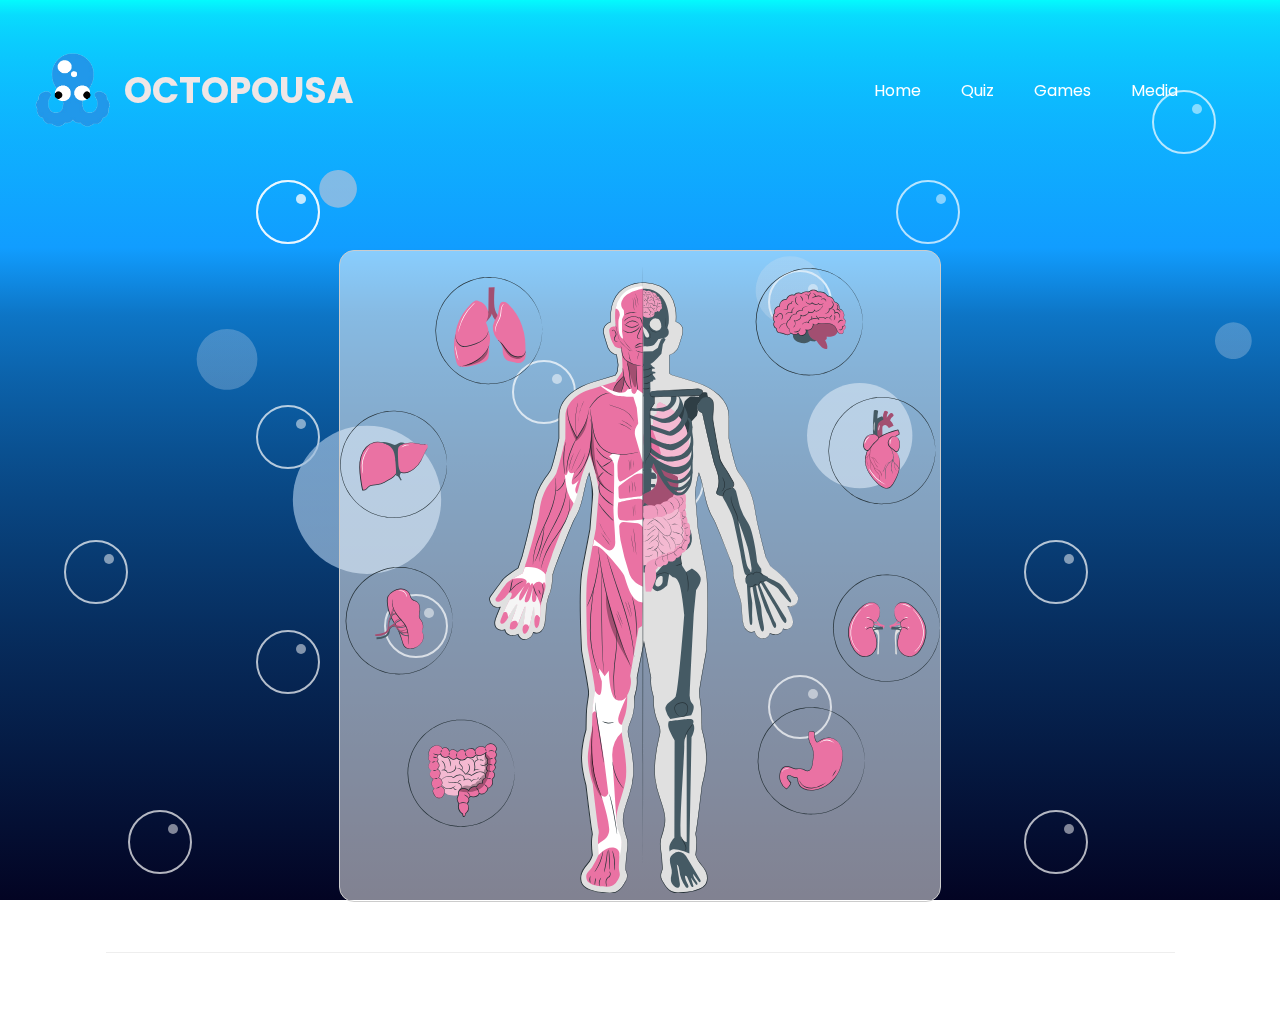
<file: index.html>
<!DOCTYPE html>
<html lang="fr">

<head>
    <meta charset="UTF-8">
    <meta http-equiv="X-UA-Compatible" content="IE=edge">
    <meta name="viewport" content="width=device-width, initial-scale=1.0">
    <title>Octupousa - Pour T'en Marrer</title>
    <link rel="stylesheet" href="locomotive-scroll.css">
    <link rel="stylesheet" href="style.css">
    <meta name="description" content="Pour T'en Marrer">
    
</head>

<body>
   
    <div class="wrapper">
        
        <div><span class="dot"></span></div>
        <div><span class="dot"></span></div>
        <div><span class="dot"></span></div>
        <div><span class="dot"></span></div>
        <div><span class="dot"></span></div>
        <div><span class="dot"></span></div>
        <div><span class="dot"></span></div>
        <div><span class="dot"></span></div>
        <div><span class="dot"></span></div>
        <div><span class="dot"></span></div>
        <div><span class="dot"></span></div>
        <div><span class="dot"></span></div>
        <div><span class="dot"></span></div>
        <div><span class="dot"></span></div>
        <div><span class="dot"></span></div>
      </div>

    <div class="scrollable" data-scroll-container>
        <header>
            <nav>
                <a class='logo' href='/'>
                    <img src="logo.png" alt="logo" class="logoOCTUPUS">
                    <span>octopousa</span>
                </a>
                <ul class="nav-links">
                    <li> <a href="">Home</a></li>
                    <li ><a href="./quiz/quiz.html"> Quiz</a></li>
                    <li ><a href="./Ymojis-main/final.html">Games</a></li>
                    <li><a href="">Media</a></li>
                </ul>
              
            </nav>
        </header>
        <div class="home">
            <svg class="fond" id="eQSdOErzwLg1" xmlns="http://www.w3.org/2000/svg" xmlns:xlink="http://www.w3.org/1999/xlink" viewBox="0 0 1420 440" shape-rendering="geometricPrecision" text-rendering="geometricPrecision">
                <defs>
                    <radialGradient id="eQSdOErzwLg2-fill" cx="0" cy="0" r="1" spreadMethod="pad"
                        gradientUnits="userSpaceOnUse"
                        gradientTransform="matrix(145.999894 -140.000045 140.000045 145.999894 28.5 -30)">
                        <stop id="eQSdOErzwLg2-fill-0" offset="33.3333%" stop-color="#9fbfdf" />
                        <stop id="eQSdOErzwLg2-fill-1" offset="100%" stop-color="#9fbfdf" />
                    </radialGradient>
                    <radialGradient id="eQSdOErzwLg3-fill" cx="0" cy="0" r="1" spreadMethod="pad"
                        gradientUnits="userSpaceOnUse"
                        gradientTransform="matrix(103.709968 -99.448029 99.448029 103.709968 20.244995 -21.309998)">
                        <stop id="eQSdOErzwLg3-fill-0" offset="33.3333%" stop-color="#9fbfdf" />
                        <stop id="eQSdOErzwLg3-fill-1" offset="100%" stop-color="#9fbfdf" />
                    </radialGradient>
                    <radialGradient id="eQSdOErzwLg4-fill" cx="0" cy="0" r="1" spreadMethod="pad"
                        gradientUnits="userSpaceOnUse"
                        gradientTransform="matrix(103.709968 -99.448029 99.448029 103.709968 20.244995 -21.309998)">
                        <stop id="eQSdOErzwLg4-fill-0" offset="33.3333%" stop-color="#9fbfdf" />
                        <stop id="eQSdOErzwLg4-fill-1" offset="100%" stop-color="#9fbfdf" />
                    </radialGradient>
                    <radialGradient id="eQSdOErzwLg5-fill" cx="0" cy="0" r="1" spreadMethod="pad"
                        gradientUnits="userSpaceOnUse"
                        gradientTransform="matrix(36.17535 -34.688732 34.688732 36.17535 7.062006 -7.432989)">
                        <stop id="eQSdOErzwLg5-fill-0" offset="33.3333%" stop-color="#9fbfdf" />
                        <stop id="eQSdOErzwLg5-fill-1" offset="100%" stop-color="#9fbfdf" />
                    </radialGradient>
                    <radialGradient id="eQSdOErzwLg6-fill" cx="0" cy="0" r="1" spreadMethod="pad"
                        gradientUnits="userSpaceOnUse"
                        gradientTransform="matrix(36.17535 -34.688732 34.688732 36.17535 7.062006 -7.432989)">
                        <stop id="eQSdOErzwLg6-fill-0" offset="33.3333%" stop-color="#9fbfdf" />
                        <stop id="eQSdOErzwLg6-fill-1" offset="100%" stop-color="#9fbfdf" />
                    </radialGradient>
                    <radialGradient id="eQSdOErzwLg7-fill" cx="0" cy="0" r="1" spreadMethod="pad"
                        gradientUnits="userSpaceOnUse"
                        gradientTransform="matrix(37.128608 -35.602818 35.602818 37.128608 7.247991 -7.6291)">
                        <stop id="eQSdOErzwLg7-fill-0" offset="33.3333%" stop-color="#9fbfdf" />
                        <stop id="eQSdOErzwLg7-fill-1" offset="100%" stop-color="#9fbfdf" />
                    </radialGradient>
                    <radialGradient id="eQSdOErzwLg8-fill" cx="0" cy="0" r="1" spreadMethod="pad"
                        gradientUnits="userSpaceOnUse"
                        gradientTransform="matrix(59.922917 -57.460396 57.460396 59.922917 11.697201 -12.312998)">
                        <stop id="eQSdOErzwLg8-fill-0" offset="33.3333%" stop-color="#9fbfdf" />
                        <stop id="eQSdOErzwLg8-fill-1" offset="100%" stop-color="#9fbfdf" />
                    </radialGradient>
                   
                </defs>
                <circle id="eQSdOErzwLg2" r="72.5" transform="translate(231.845648 354.936025)" opacity="0.71"
                    fill="url(#eQSdOErzwLg2-fill)" />
                <circle id="eQSdOErzwLg3" r="51.5"
                    transform="matrix(.541385-.361224 0.361224 0.541385 636.592461 146.657466)" opacity="0.31"
                    fill="url(#eQSdOErzwLg3-fill)" />
                <circle id="eQSdOErzwLg4" r="51.5"
                    transform="matrix(.831837-.55502 0.55502 0.831837 764.1803 265.176251)" opacity="0.71"
                    fill="url(#eQSdOErzwLg4-fill)" />
                <circle id="eQSdOErzwLg5" r="17.9638"
                    transform="matrix(.831837-.55502 0.55502 0.831837 1131.386773 213.895514)" opacity="0.4"
                    fill="url(#eQSdOErzwLg5-fill)" />
                <circle id="eQSdOErzwLg6" r="17.9638"
                    transform="matrix(.831837-.55502 0.55502 0.831837 481.913025 282.913019)" opacity="0.67"
                    fill="url(#eQSdOErzwLg6-fill)" />
                <circle id="eQSdOErzwLg7" r="18.4372"
                    transform="matrix(.919545-.392986 0.392986 0.919545 251.199005 34.583724)" opacity="0.79"
                    fill="url(#eQSdOErzwLg7-fill)" />
                <circle id="eQSdOErzwLg8" r="29.7562"
                    transform="matrix(.831837-.55502 0.55502 0.831837 98.602517 211.762985)" opacity="0.38"
                    fill="url(#eQSdOErzwLg8-fill)" />
                <circle id="eQSdOErzwLg9" r="43.239"
                    transform="matrix(.831837-.55502 0.55502 0.831837 1345.768198 314.022612)" opacity="0.76"
                    fill="url(#eQSdOErzwLg9-fill)" />
                    <script>
                        !function (t, n) { "object" == typeof exports && "undefined" != typeof module ? module.exports = n() : "function" == typeof define && define.amd ? define(n) : ((t = "undefined" != typeof globalThis ? globalThis : t || self).__SVGATOR_PLAYER__ = t.__SVGATOR_PLAYER__ || {}, t.__SVGATOR_PLAYER__["5c7f360c"] = n()) }(this, (function () { "use strict"; function t(t, n) { var e = Object.keys(t); if (Object.getOwnPropertySymbols) { var r = Object.getOwnPropertySymbols(t); n && (r = r.filter((function (n) { return Object.getOwnPropertyDescriptor(t, n).enumerable }))), e.push.apply(e, r) } return e } function n(n) { for (var e = 1; e < arguments.length; e++) { var r = null != arguments[e] ? arguments[e] : {}; e % 2 ? t(Object(r), !0).forEach((function (t) { o(n, t, r[t]) })) : Object.getOwnPropertyDescriptors ? Object.defineProperties(n, Object.getOwnPropertyDescriptors(r)) : t(Object(r)).forEach((function (t) { Object.defineProperty(n, t, Object.getOwnPropertyDescriptor(r, t)) })) } return n } function e(t) { return (e = "function" == typeof Symbol && "symbol" == typeof Symbol.iterator ? function (t) { return typeof t } : function (t) { return t && "function" == typeof Symbol && t.constructor === Symbol && t !== Symbol.prototype ? "symbol" : typeof t })(t) } function r(t, n) { if (!(t instanceof n)) throw new TypeError("Cannot call a class as a function") } function i(t, n) { for (var e = 0; e < n.length; e++) { var r = n[e]; r.enumerable = r.enumerable || !1, r.configurable = !0, "value" in r && (r.writable = !0), Object.defineProperty(t, r.key, r) } } function u(t, n, e) { return n && i(t.prototype, n), e && i(t, e), t } function o(t, n, e) { return n in t ? Object.defineProperty(t, n, { value: e, enumerable: !0, configurable: !0, writable: !0 }) : t[n] = e, t } function a(t) { return (a = Object.setPrototypeOf ? Object.getPrototypeOf : function (t) { return t.__proto__ || Object.getPrototypeOf(t) })(t) } function l(t, n) { return (l = Object.setPrototypeOf || function (t, n) { return t.__proto__ = n, t })(t, n) } function s() { if ("undefined" == typeof Reflect || !Reflect.construct) return !1; if (Reflect.construct.sham) return !1; if ("function" == typeof Proxy) return !0; try { return Boolean.prototype.valueOf.call(Reflect.construct(Boolean, [], (function () { }))), !0 } catch (t) { return !1 } } function f(t, n, e) { return (f = s() ? Reflect.construct : function (t, n, e) { var r = [null]; r.push.apply(r, n); var i = new (Function.bind.apply(t, r)); return e && l(i, e.prototype), i }).apply(null, arguments) } function c(t, n) { if (n && ("object" == typeof n || "function" == typeof n)) return n; if (void 0 !== n) throw new TypeError("Derived constructors may only return object or undefined"); return function (t) { if (void 0 === t) throw new ReferenceError("this hasn't been initialised - super() hasn't been called"); return t }(t) } function h(t, n, e) { return (h = "undefined" != typeof Reflect && Reflect.get ? Reflect.get : function (t, n, e) { var r = function (t, n) { for (; !Object.prototype.hasOwnProperty.call(t, n) && null !== (t = a(t));); return t }(t, n); if (r) { var i = Object.getOwnPropertyDescriptor(r, n); return i.get ? i.get.call(e) : i.value } })(t, n, e || t) } function v(t) { return function (t) { if (Array.isArray(t)) return y(t) }(t) || function (t) { if ("undefined" != typeof Symbol && null != t[Symbol.iterator] || null != t["@@iterator"]) return Array.from(t) }(t) || function (t, n) { if (!t) return; if ("string" == typeof t) return y(t, n); var e = Object.prototype.toString.call(t).slice(8, -1); "Object" === e && t.constructor && (e = t.constructor.name); if ("Map" === e || "Set" === e) return Array.from(t); if ("Arguments" === e || /^(?:Ui|I)nt(?:8|16|32)(?:Clamped)?Array$/.test(e)) return y(t, n) }(t) || function () { throw new TypeError("Invalid attempt to spread non-iterable instance.\nIn order to be iterable, non-array objects must have a [Symbol.iterator]() method.") }() } function y(t, n) { (null == n || n > t.length) && (n = t.length); for (var e = 0, r = new Array(n); e < n; e++)r[e] = t[e]; return r } Number.isInteger || (Number.isInteger = function (t) { return "number" == typeof t && isFinite(t) && Math.floor(t) === t }), Number.EPSILON || (Number.EPSILON = 2220446049250313e-31); var g = d(Math.pow(10, -6)); function d(t) { var n = arguments.length > 1 && void 0 !== arguments[1] ? arguments[1] : 6; if (Number.isInteger(t)) return t; var e = Math.pow(10, n); return Math.round((+t + Number.EPSILON) * e) / e } function p(t, n) { var e = arguments.length > 2 && void 0 !== arguments[2] ? arguments[2] : g; return Math.abs(t - n) < e } var m = Math.PI / 180; function b(t) { return t } function w(t, n, e) { var r = 1 - e; return 3 * e * r * (t * r + n * e) + e * e * e } function x() { var t = arguments.length > 0 && void 0 !== arguments[0] ? arguments[0] : 0, n = arguments.length > 1 && void 0 !== arguments[1] ? arguments[1] : 0, e = arguments.length > 2 && void 0 !== arguments[2] ? arguments[2] : 1, r = arguments.length > 3 && void 0 !== arguments[3] ? arguments[3] : 1; return t < 0 || t > 1 || e < 0 || e > 1 ? null : p(t, n) && p(e, r) ? b : function (i) { if (i <= 0) return t > 0 ? i * n / t : 0 === n && e > 0 ? i * r / e : 0; if (i >= 1) return e < 1 ? 1 + (i - 1) * (r - 1) / (e - 1) : 1 === e && t < 1 ? 1 + (i - 1) * (n - 1) / (t - 1) : 1; for (var u, o = 0, a = 1; o < a;) { var l = w(t, e, u = (o + a) / 2); if (p(i, l)) break; l < i ? o = u : a = u } return w(n, r, u) } } function A() { return 1 } function k(t) { return 1 === t ? 1 : 0 } function _() { var t = arguments.length > 0 && void 0 !== arguments[0] ? arguments[0] : 1, n = arguments.length > 1 && void 0 !== arguments[1] ? arguments[1] : 0; if (1 === t) { if (0 === n) return k; if (1 === n) return A } var e = 1 / t; return function (t) { return t >= 1 ? 1 : (t += n * e) - t % e } } var S = Math.sin, O = Math.cos, j = Math.acos, M = Math.asin, P = Math.tan, E = Math.atan2, I = Math.PI / 180, R = 180 / Math.PI, F = Math.sqrt, N = function () { function t() { var n = arguments.length > 0 && void 0 !== arguments[0] ? arguments[0] : 1, e = arguments.length > 1 && void 0 !== arguments[1] ? arguments[1] : 0, i = arguments.length > 2 && void 0 !== arguments[2] ? arguments[2] : 0, u = arguments.length > 3 && void 0 !== arguments[3] ? arguments[3] : 1, o = arguments.length > 4 && void 0 !== arguments[4] ? arguments[4] : 0, a = arguments.length > 5 && void 0 !== arguments[5] ? arguments[5] : 0; r(this, t), this.m = [n, e, i, u, o, a], this.i = null, this.w = null, this.s = null } return u(t, [{ key: "determinant", get: function () { var t = this.m; return t[0] * t[3] - t[1] * t[2] } }, { key: "isIdentity", get: function () { if (null === this.i) { var t = this.m; this.i = 1 === t[0] && 0 === t[1] && 0 === t[2] && 1 === t[3] && 0 === t[4] && 0 === t[5] } return this.i } }, { key: "point", value: function (t, n) { var e = this.m; return { x: e[0] * t + e[2] * n + e[4], y: e[1] * t + e[3] * n + e[5] } } }, { key: "translateSelf", value: function () { var t = arguments.length > 0 && void 0 !== arguments[0] ? arguments[0] : 0, n = arguments.length > 1 && void 0 !== arguments[1] ? arguments[1] : 0; if (!t && !n) return this; var e = this.m; return e[4] += e[0] * t + e[2] * n, e[5] += e[1] * t + e[3] * n, this.w = this.s = this.i = null, this } }, { key: "rotateSelf", value: function () { var t = arguments.length > 0 && void 0 !== arguments[0] ? arguments[0] : 0; if (t %= 360) { var n = S(t *= I), e = O(t), r = this.m, i = r[0], u = r[1]; r[0] = i * e + r[2] * n, r[1] = u * e + r[3] * n, r[2] = r[2] * e - i * n, r[3] = r[3] * e - u * n, this.w = this.s = this.i = null } return this } }, { key: "scaleSelf", value: function () { var t = arguments.length > 0 && void 0 !== arguments[0] ? arguments[0] : 1, n = arguments.length > 1 && void 0 !== arguments[1] ? arguments[1] : 1; if (1 !== t || 1 !== n) { var e = this.m; e[0] *= t, e[1] *= t, e[2] *= n, e[3] *= n, this.w = this.s = this.i = null } return this } }, { key: "skewSelf", value: function (t, n) { if (n %= 360, (t %= 360) || n) { var e = this.m, r = e[0], i = e[1], u = e[2], o = e[3]; t && (t = P(t * I), e[2] += r * t, e[3] += i * t), n && (n = P(n * I), e[0] += u * n, e[1] += o * n), this.w = this.s = this.i = null } return this } }, { key: "resetSelf", value: function () { var t = arguments.length > 0 && void 0 !== arguments[0] ? arguments[0] : 1, n = arguments.length > 1 && void 0 !== arguments[1] ? arguments[1] : 0, e = arguments.length > 2 && void 0 !== arguments[2] ? arguments[2] : 0, r = arguments.length > 3 && void 0 !== arguments[3] ? arguments[3] : 1, i = arguments.length > 4 && void 0 !== arguments[4] ? arguments[4] : 0, u = arguments.length > 5 && void 0 !== arguments[5] ? arguments[5] : 0, o = this.m; return o[0] = t, o[1] = n, o[2] = e, o[3] = r, o[4] = i, o[5] = u, this.w = this.s = this.i = null, this } }, { key: "recomposeSelf", value: function () { var t = arguments.length > 0 && void 0 !== arguments[0] ? arguments[0] : null, n = arguments.length > 1 && void 0 !== arguments[1] ? arguments[1] : null, e = arguments.length > 2 && void 0 !== arguments[2] ? arguments[2] : null, r = arguments.length > 3 && void 0 !== arguments[3] ? arguments[3] : null, i = arguments.length > 4 && void 0 !== arguments[4] ? arguments[4] : null; return this.isIdentity || this.resetSelf(), t && (t.x || t.y) && this.translateSelf(t.x, t.y), n && this.rotateSelf(n), e && (e.x && this.skewSelf(e.x, 0), e.y && this.skewSelf(0, e.y)), !r || 1 === r.x && 1 === r.y || this.scaleSelf(r.x, r.y), i && (i.x || i.y) && this.translateSelf(i.x, i.y), this } }, { key: "decompose", value: function () { var t = arguments.length > 0 && void 0 !== arguments[0] ? arguments[0] : 0, n = arguments.length > 1 && void 0 !== arguments[1] ? arguments[1] : 0, e = this.m, r = e[0] * e[0] + e[1] * e[1], i = [[e[0], e[1]], [e[2], e[3]]], u = F(r); if (0 === u) return { origin: { x: d(e[4]), y: d(e[5]) }, translate: { x: d(t), y: d(n) }, scale: { x: 0, y: 0 }, skew: { x: 0, y: 0 }, rotate: 0 }; i[0][0] /= u, i[0][1] /= u; var o = e[0] * e[3] - e[1] * e[2] < 0; o && (u = -u); var a = i[0][0] * i[1][0] + i[0][1] * i[1][1]; i[1][0] -= i[0][0] * a, i[1][1] -= i[0][1] * a; var l = F(i[1][0] * i[1][0] + i[1][1] * i[1][1]); if (0 === l) return { origin: { x: d(e[4]), y: d(e[5]) }, translate: { x: d(t), y: d(n) }, scale: { x: d(u), y: 0 }, skew: { x: 0, y: 0 }, rotate: 0 }; i[1][0] /= l, i[1][1] /= l, a /= l; var s = 0; return i[1][1] < 0 ? (s = j(i[1][1]) * R, i[0][1] < 0 && (s = 360 - s)) : s = M(i[0][1]) * R, o && (s = -s), a = E(a, F(i[0][0] * i[0][0] + i[0][1] * i[0][1])) * R, o && (a = -a), { origin: { x: d(e[4]), y: d(e[5]) }, translate: { x: d(t), y: d(n) }, scale: { x: d(u), y: d(l) }, skew: { x: d(a), y: 0 }, rotate: d(s) } } }, { key: "clone", value: function () { var t = this.m; return new this.constructor(t[0], t[1], t[2], t[3], t[4], t[5]) } }, { key: "toString", value: function () { var t = arguments.length > 0 && void 0 !== arguments[0] ? arguments[0] : " "; if (null === this.s) { var n = this.m.map((function (t) { return d(t) })); 1 === n[0] && 0 === n[1] && 0 === n[2] && 1 === n[3] ? this.s = "translate(" + n[4] + t + n[5] + ")" : this.s = "matrix(" + n.join(t) + ")" } return this.s } }], [{ key: "create", value: function (t) { return t ? Array.isArray(t) ? f(this, v(t)) : t instanceof this ? t.clone() : (new this).recomposeSelf(t.origin, t.rotate, t.skew, t.scale, t.translate) : new this } }]), t }(); function T(t, n, e) { return t >= .5 ? e : n } function q(t, n, e) { return 0 === t || n === e ? n : t * (e - n) + n } function B(t, n, e) { var r = q(t, n, e); return r <= 0 ? 0 : r } function L(t, n, e) { var r = q(t, n, e); return r <= 0 ? 0 : r >= 1 ? 1 : r } function C(t, n, e) { return 0 === t ? n : 1 === t ? e : { x: q(t, n.x, e.x), y: q(t, n.y, e.y) } } function D(t, n, e) { var r = function (t, n, e) { return Math.round(q(t, n, e)) }(t, n, e); return r <= 0 ? 0 : r >= 255 ? 255 : r } function z(t, n, e) { return 0 === t ? n : 1 === t ? e : { r: D(t, n.r, e.r), g: D(t, n.g, e.g), b: D(t, n.b, e.b), a: q(t, null == n.a ? 1 : n.a, null == e.a ? 1 : e.a) } } function V(t, n) { for (var e = [], r = 0; r < t; r++)e.push(n); return e } function G(t, n) { if (--n <= 0) return t; var e = (t = Object.assign([], t)).length; do { for (var r = 0; r < e; r++)t.push(t[r]) } while (--n > 0); return t } var Y, $ = function () { function t(n) { r(this, t), this.list = n, this.length = n.length } return u(t, [{ key: "setAttribute", value: function (t, n) { for (var e = this.list, r = 0; r < this.length; r++)e[r].setAttribute(t, n) } }, { key: "removeAttribute", value: function (t) { for (var n = this.list, e = 0; e < this.length; e++)n[e].removeAttribute(t) } }, { key: "style", value: function (t, n) { for (var e = this.list, r = 0; r < this.length; r++)e[r].style[t] = n } }]), t }(), U = /-./g, Q = function (t, n) { return n.toUpperCase() }; function H(t) { return "function" == typeof t ? t : T } function J(t) { return t ? "function" == typeof t ? t : Array.isArray(t) ? function (t) { var n = arguments.length > 1 && void 0 !== arguments[1] ? arguments[1] : b; if (!Array.isArray(t)) return n; switch (t.length) { case 1: return _(t[0]) || n; case 2: return _(t[0], t[1]) || n; case 4: return x(t[0], t[1], t[2], t[3]) || n }return n }(t, null) : function (t, n) { var e = arguments.length > 2 && void 0 !== arguments[2] ? arguments[2] : b; switch (t) { case "linear": return b; case "steps": return _(n.steps || 1, n.jump || 0) || e; case "bezier": case "cubic-bezier": return x(n.x1 || 0, n.y1 || 0, n.x2 || 0, n.y2 || 0) || e }return e }(t.type, t.value, null) : null } function Z(t, n, e) { var r = arguments.length > 3 && void 0 !== arguments[3] && arguments[3], i = n.length - 1; if (t <= n[0].t) return r ? [0, 0, n[0].v] : n[0].v; if (t >= n[i].t) return r ? [i, 1, n[i].v] : n[i].v; var u, o = n[0], a = null; for (u = 1; u <= i; u++) { if (!(t > n[u].t)) { a = n[u]; break } o = n[u] } return null == a ? r ? [i, 1, n[i].v] : n[i].v : o.t === a.t ? r ? [u, 1, a.v] : a.v : (t = (t - o.t) / (a.t - o.t), o.e && (t = o.e(t)), r ? [u, t, e(t, o.v, a.v)] : e(t, o.v, a.v)) } function K(t, n) { var e = arguments.length > 2 && void 0 !== arguments[2] ? arguments[2] : null; return t && t.length ? "function" != typeof n ? null : ("function" != typeof e && (e = null), function (r) { var i = Z(r, t, n); return null != i && e && (i = e(i)), i }) : null } function W(t, n) { return t.t - n.t } function X(t, n, r, i, u) { var o, a = "@" === r[0], l = "#" === r[0], s = Y[r], f = T; switch (a ? (o = r.substr(1), r = o.replace(U, Q)) : l && (r = r.substr(1)), e(s)) { case "function": if (f = s(i, u, Z, J, r, a, n, t), l) return f; break; case "string": f = K(i, H(s)); break; case "object": if ((f = K(i, H(s.i), s.f)) && "function" == typeof s.u) return s.u(n, f, r, a, t) }return f ? function (t, n, e) { if (arguments.length > 3 && void 0 !== arguments[3] && arguments[3]) return t instanceof $ ? function (r) { return t.style(n, e(r)) } : function (r) { return t.style[n] = e(r) }; if (Array.isArray(n)) { var r = n.length; return function (i) { var u = e(i); if (null == u) for (var o = 0; o < r; o++)t[o].removeAttribute(n); else for (var a = 0; a < r; a++)t[a].setAttribute(n, u) } } return function (r) { var i = e(r); null == i ? t.removeAttribute(n) : t.setAttribute(n, i) } }(n, r, f, a) : null } function tt(t, n, r, i) { if (!i || "object" !== e(i)) return null; var u = null, o = null; return Array.isArray(i) ? o = function (t) { if (!t || !t.length) return null; for (var n = 0; n < t.length; n++)t[n].e && (t[n].e = J(t[n].e)); return t.sort(W) }(i) : (o = i.keys, u = i.data || null), o ? X(t, n, r, o, u) : null } function nt(t, n, e) { if (!e) return null; var r = []; for (var i in e) if (e.hasOwnProperty(i)) { var u = tt(t, n, i, e[i]); u && r.push(u) } return r.length ? r : null } function et(t, n) { if (!n.settings.duration || n.settings.duration < 0) return null; var e, r, i, u, o, a = function (t, n) { if (!n) return null; var e = []; if (Array.isArray(n)) for (var r = n.length, i = 0; i < r; i++) { var u = n[i]; if (2 === u.length) { var o = null; if ("string" == typeof u[0]) o = t.getElementById(u[0]); else if (Array.isArray(u[0])) { o = []; for (var a = 0; a < u[0].length; a++)if ("string" == typeof u[0][a]) { var l = t.getElementById(u[0][a]); l && o.push(l) } o = o.length ? 1 === o.length ? o[0] : new $(o) : null } if (o) { var s = nt(t, o, u[1]); s && (e = e.concat(s)) } } } else for (var f in n) if (n.hasOwnProperty(f)) { var c = t.getElementById(f); if (c) { var h = nt(t, c, n[f]); h && (e = e.concat(h)) } } return e.length ? e : null }(t, n.elements); return a ? (e = a, r = n.settings, i = r.duration, u = e.length, o = null, function (t, n) { var a = r.iterations || 1 / 0, l = (r.alternate && a % 2 == 0) ^ r.direction > 0 ? i : 0, s = t % i, f = 1 + (t - s) / i; n *= r.direction, r.alternate && f % 2 == 0 && (n = -n); var c = !1; if (f > a) s = l, c = !0, -1 === r.fill && (s = r.direction > 0 ? 0 : i); else if (n < 0 && (s = i - s), s === o) return !1; o = s; for (var h = 0; h < u; h++)e[h](s); return c }) : null } function rt(t, n) { if (Y = n, !t || !t.root || !Array.isArray(t.animations)) return null; var e = function (t) { for (var n = document.getElementsByTagName("svg"), e = 0; e < n.length; e++)if (n[e].id === t.root && !n[e].svgatorAnimation) return n[e].svgatorAnimation = !0, n[e]; return null }(t); if (!e) return null; var r = t.animations.map((function (t) { return et(e, t) })).filter((function (t) { return !!t })); return r.length ? { svg: e, animations: r, animationSettings: t.animationSettings, options: t.options || void 0 } : null } function it(t) { return +("0x" + (t.replace(/[^0-9a-fA-F]+/g, "") || 27)) } function ut(t, n, e) { return !t || !e || n > t.length ? t : t.substring(0, n) + ut(t.substring(n + 1), e, e) } function ot(t) { var n = arguments.length > 1 && void 0 !== arguments[1] ? arguments[1] : 27; return !t || t % n ? t % n : ot(t / n, n) } function at(t, n, e) { if (t && t.length) { var r = it(e), i = it(n), u = ot(r) + 5, o = ut(t, ot(r, 5), u); return o = o.replace(/\x7c$/g, "==").replace(/\x2f$/g, "="), o = function (t, n, e) { var r = +("0x" + t.substring(0, 4)); t = t.substring(4); for (var i = n % r + e % 27, u = [], o = 0; o < t.length; o += 2)if ("|" !== t[o]) { var a = +("0x" + t[o] + t[o + 1]) - i; u.push(a) } else { var l = +("0x" + t.substring(o + 1, o + 1 + 4)) - i; o += 3, u.push(l) } return String.fromCharCode.apply(String, u) }(o = (o = atob(o)).replace(/[\x41-\x5A]/g, ""), i, r), o = JSON.parse(o) } } var lt = [{ key: "alternate", def: !1 }, { key: "fill", def: 1 }, { key: "iterations", def: 0 }, { key: "direction", def: 1 }, { key: "speed", def: 1 }, { key: "fps", def: 100 }], st = function () { function t(n, e) { var i = this, u = arguments.length > 2 && void 0 !== arguments[2] ? arguments[2] : null; r(this, t), this._id = 0, this._running = !1, this._rollingBack = !1, this._animations = n, this._settings = e, (!u || u < "2022-05-02") && delete this._settings.speed, lt.forEach((function (t) { i._settings[t.key] = i._settings[t.key] || t.def })), this.duration = e.duration, this.offset = e.offset || 0, this.rollbackStartOffset = 0 } return u(t, [{ key: "alternate", get: function () { return this._settings.alternate } }, { key: "fill", get: function () { return this._settings.fill } }, { key: "iterations", get: function () { return this._settings.iterations } }, { key: "direction", get: function () { return this._settings.direction } }, { key: "speed", get: function () { return this._settings.speed } }, { key: "fps", get: function () { return this._settings.fps } }, { key: "maxFiniteDuration", get: function () { return this.iterations > 0 ? this.iterations * this.duration : this.duration } }, { key: "_apply", value: function (t) { for (var n = arguments.length > 1 && void 0 !== arguments[1] ? arguments[1] : {}, e = this._animations, r = e.length, i = 0, u = 0; u < r; u++)n[u] ? i++ : (n[u] = e[u](t, 1), n[u] && i++); return i } }, { key: "_rollback", value: function (t) { var n = this, e = 1 / 0, r = null; this.rollbackStartOffset = t, this._rollingBack = !0, this._running = !0; this._id = window.requestAnimationFrame((function i(u) { if (n._rollingBack) { null == r && (r = u); var o = Math.round(t - (u - r) * n.speed); if (o > n.duration && e !== 1 / 0) { var a = !!n.alternate && o / n.duration % 2 > 1, l = o % n.duration; o = (l += a ? n.duration : 0) || n.duration } var s = (n.fps ? 1e3 / n.fps : 0) * n.speed, f = Math.max(0, o); f <= e - s && (n.offset = f, e = f, n._apply(f)); var c = n.iterations > 0 && -1 === n.fill && o >= n.maxFiniteDuration; (o <= 0 || n.offset < o || c) && n.stop(), n._id = window.requestAnimationFrame(i) } })) } }, { key: "_start", value: function () { var t = this, n = arguments.length > 0 && void 0 !== arguments[0] ? arguments[0] : 0, e = -1 / 0, r = null, i = {}; this._running = !0; var u = function u(o) { null == r && (r = o); var a = Math.round((o - r) * t.speed + n), l = (t.fps ? 1e3 / t.fps : 0) * t.speed; if (a >= e + l && !t._rollingBack && (t.offset = a, e = a, t._apply(a, i) === t._animations.length)) return void t.pause(!0); t._id = window.requestAnimationFrame(u) }; this._id = window.requestAnimationFrame(u) } }, { key: "_pause", value: function () { this._id && window.cancelAnimationFrame(this._id), this._running = !1 } }, { key: "play", value: function () { if (!this._running) return this._rollingBack ? this._rollback(this.offset) : this._start(this.offset) } }, { key: "stop", value: function () { this._pause(), this.offset = 0, this.rollbackStartOffset = 0, this._rollingBack = !1, this._apply(0) } }, { key: "reachedToEnd", value: function () { return this.iterations > 0 && this.offset >= this.iterations * this.duration } }, { key: "restart", value: function () { var t = arguments.length > 0 && void 0 !== arguments[0] && arguments[0]; this.stop(t), this.play(t) } }, { key: "pause", value: function () { this._pause() } }, { key: "reverse", value: function () { this.direction = -this.direction } }], [{ key: "build", value: function (t, n) { delete t.animationSettings, t.options = at(t.options, t.root, "5c7f360c"), t.animations.map((function (n) { n.settings = at(n.s, t.root, "5c7f360c"), delete n.s, t.animationSettings || (t.animationSettings = n.settings) })); var e = t.version; if (!(t = rt(t, n))) return null; var r = t.options || {}, i = new this(t.animations, t.animationSettings, e); return { el: t.svg, options: r, player: i } } }, { key: "push", value: function (t) { return this.build(t) } }, { key: "init", value: function () { var t = this, n = window.__SVGATOR_PLAYER__ && window.__SVGATOR_PLAYER__["5c7f360c"]; Array.isArray(n) && n.splice(0).forEach((function (n) { return t.build(n) })) } }]), t }(); function ft(t) { return d(t) + "" } function ct(t) { var n = arguments.length > 1 && void 0 !== arguments[1] ? arguments[1] : " "; return t && t.length ? t.map(ft).join(n) : "" } function ht(t) { if (!t) return "transparent"; if (null == t.a || t.a >= 1) { var n = function (t) { return 1 === (t = parseInt(t).toString(16)).length ? "0" + t : t }, e = function (t) { return t.charAt(0) === t.charAt(1) }, r = n(t.r), i = n(t.g), u = n(t.b); return e(r) && e(i) && e(u) && (r = r.charAt(0), i = i.charAt(0), u = u.charAt(0)), "#" + r + i + u } return "rgba(" + t.r + "," + t.g + "," + t.b + "," + t.a + ")" } function vt(t) { return t ? "url(#" + t + ")" : "none" } !function () { for (var t = 0, n = ["ms", "moz", "webkit", "o"], e = 0; e < n.length && !window.requestAnimationFrame; ++e)window.requestAnimationFrame = window[n[e] + "RequestAnimationFrame"], window.cancelAnimationFrame = window[n[e] + "CancelAnimationFrame"] || window[n[e] + "CancelRequestAnimationFrame"]; window.requestAnimationFrame || (window.requestAnimationFrame = function (n) { var e = Date.now(), r = Math.max(0, 16 - (e - t)), i = window.setTimeout((function () { n(e + r) }), r); return t = e + r, i }, window.cancelAnimationFrame = window.clearTimeout) }(); var yt = { f: null, i: function (t, n, e) { return 0 === t ? n : 1 === t ? e : { x: B(t, n.x, e.x), y: B(t, n.y, e.y) } }, u: function (t, n) { return function (e) { var r = n(e); t.setAttribute("rx", ft(r.x)), t.setAttribute("ry", ft(r.y)) } } }, gt = { f: null, i: function (t, n, e) { return 0 === t ? n : 1 === t ? e : { width: B(t, n.width, e.width), height: B(t, n.height, e.height) } }, u: function (t, n) { return function (e) { var r = n(e); t.setAttribute("width", ft(r.width)), t.setAttribute("height", ft(r.height)) } } }; Object.freeze({ M: 2, L: 2, Z: 0, H: 1, V: 1, C: 6, Q: 4, T: 2, S: 4, A: 7 }); var dt = {}, pt = null; function mt(t) { var n = function () { if (pt) return pt; if ("object" !== ("undefined" == typeof document ? "undefined" : e(document)) || !document.createElementNS) return {}; var t = document.createElementNS("http://www.w3.org/2000/svg", "svg"); return t && t.style ? (t.style.position = "absolute", t.style.opacity = "0.01", t.style.zIndex = "-9999", t.style.left = "-9999px", t.style.width = "1px", t.style.height = "1px", pt = { svg: t }) : {} }().svg; if (!n) return function (t) { return null }; var r = document.createElementNS(n.namespaceURI, "path"); r.setAttributeNS(null, "d", t), r.setAttributeNS(null, "fill", "none"), r.setAttributeNS(null, "stroke", "none"), n.appendChild(r); var i = r.getTotalLength(); return function (t) { var n = r.getPointAtLength(i * t); return { x: n.x, y: n.y } } } function bt(t) { return dt[t] ? dt[t] : dt[t] = mt(t) } function wt(t, n, e, r) { if (!t || !r) return !1; var i = ["M", t.x, t.y]; if (n && e && (i.push("C"), i.push(n.x), i.push(n.y), i.push(e.x), i.push(e.y)), n ? !e : e) { var u = n || e; i.push("Q"), i.push(u.x), i.push(u.y) } return n || e || i.push("L"), i.push(r.x), i.push(r.y), i.join(" ") } function xt(t, n, e, r) { var i = arguments.length > 4 && void 0 !== arguments[4] ? arguments[4] : 1, u = wt(t, n, e, r), o = bt(u); try { return o(i) } catch (t) { return null } } function At(t, n, e) { return t + (n - t) * e } function kt(t, n, e) { var r = arguments.length > 3 && void 0 !== arguments[3] && arguments[3], i = { x: At(t.x, n.x, e), y: At(t.y, n.y, e) }; return r && (i.a = _t(t, n)), i } function _t(t, n) { return Math.atan2(n.y - t.y, n.x - t.x) } function St(t, n, e, r) { var i = 1 - r; return i * i * t + 2 * i * r * n + r * r * e } function Ot(t, n, e, r) { return 2 * (1 - r) * (n - t) + 2 * r * (e - n) } function jt(t, n, e, r) { var i = arguments.length > 4 && void 0 !== arguments[4] && arguments[4], u = xt(t, n, null, e, r); return u || (u = { x: St(t.x, n.x, e.x, r), y: St(t.y, n.y, e.y, r) }), i && (u.a = Mt(t, n, e, r)), u } function Mt(t, n, e, r) { return Math.atan2(Ot(t.y, n.y, e.y, r), Ot(t.x, n.x, e.x, r)) } function Pt(t, n, e, r, i) { var u = i * i; return i * u * (r - t + 3 * (n - e)) + 3 * u * (t + e - 2 * n) + 3 * i * (n - t) + t } function Et(t, n, e, r, i) { var u = 1 - i; return 3 * (u * u * (n - t) + 2 * u * i * (e - n) + i * i * (r - e)) } function It(t, n, e, r, i) { var u = arguments.length > 5 && void 0 !== arguments[5] && arguments[5], o = xt(t, n, e, r, i); return o || (o = { x: Pt(t.x, n.x, e.x, r.x, i), y: Pt(t.y, n.y, e.y, r.y, i) }), u && (o.a = Rt(t, n, e, r, i)), o } function Rt(t, n, e, r, i) { return Math.atan2(Et(t.y, n.y, e.y, r.y, i), Et(t.x, n.x, e.x, r.x, i)) } function Ft(t, n, e) { var r = arguments.length > 3 && void 0 !== arguments[3] && arguments[3]; if (Tt(n)) { if (qt(e)) return jt(n, e.start, e, t, r) } else if (Tt(e)) { if (Bt(n)) return jt(n, n.end, e, t, r) } else { if (Bt(n)) return qt(e) ? It(n, n.end, e.start, e, t, r) : jt(n, n.end, e, t, r); if (qt(e)) return jt(n, e.start, e, t, r) } return kt(n, e, t, r) } function Nt(t, n, e) { var r = Ft(t, n, e, !0); return r.a = function (t) { return arguments.length > 1 && void 0 !== arguments[1] && arguments[1] ? t + Math.PI : t }(r.a) / m, r } function Tt(t) { return !t.type || "corner" === t.type } function qt(t) { return null != t.start && !Tt(t) } function Bt(t) { return null != t.end && !Tt(t) } var Lt = new N; var Ct = { f: ft, i: q }, Dt = { f: ft, i: L }; function zt(t, n, e) { return t.map((function (t) { return function (t, n, e) { var r = t.v; if (!r || "g" !== r.t || r.s || !r.v || !r.r) return t; var i = e.getElementById(r.r), u = i && i.querySelectorAll("stop") || []; return r.s = r.v.map((function (t, n) { var e = u[n] && u[n].getAttribute("offset"); return { c: t, o: e = d(parseInt(e) / 100) } })), delete r.v, t }(t, 0, e) })) } var Vt = { gt: "gradientTransform", c: { x: "cx", y: "cy" }, rd: "r", f: { x: "x1", y: "y1" }, to: { x: "x2", y: "y2" } }; function Gt(t, n, r, i, u, o, a, l) { return zt(t, 0, l), n = function (t, n, e) { for (var r, i, u, o = t.length - 1, a = {}, l = 0; l <= o; l++)(r = t[l]).e && (r.e = n(r.e)), r.v && "g" === (i = r.v).t && i.r && (u = e.getElementById(i.r)) && (a[i.r] = { e: u, s: u.querySelectorAll("stop") }); return a }(t, i, l), function (i) { var u = r(i, t, Yt); if (!u) return "none"; if ("c" === u.t) return ht(u.v); if ("g" === u.t) { if (!n[u.r]) return vt(u.r); var o = n[u.r]; return function (t, n) { for (var e = t.s, r = e.length; r < n.length; r++) { var i = e[e.length - 1].cloneNode(); i.id = Qt(i.id), t.e.appendChild(i), e = t.s = t.e.querySelectorAll("stop") } for (var u = 0, o = e.length, a = n.length - 1; u < o; u++)e[u].setAttribute("stop-color", ht(n[Math.min(u, a)].c)), e[u].setAttribute("offset", n[Math.min(u, a)].o) }(o, u.s), Object.keys(Vt).forEach((function (t) { if (void 0 !== u[t]) if ("object" !== e(Vt[t])) { var n, r = "gt" === t ? (n = u[t], Array.isArray(n) ? "matrix(" + n.join(" ") + ")" : "") : u[t], i = Vt[t]; o.e.setAttribute(i, r) } else Object.keys(Vt[t]).forEach((function (n) { if (void 0 !== u[t][n]) { var e = u[t][n], r = Vt[t][n]; o.e.setAttribute(r, e) } })) })), vt(u.r) } return "none" } } function Yt(t, e, r) { if (0 === t) return e; if (1 === t) return r; if (e && r) { var i = e.t; if (i === r.t) switch (e.t) { case "c": return { t: i, v: z(t, e.v, r.v) }; case "g": if (e.r === r.r) { var u = { t: i, s: $t(t, e.s, r.s), r: e.r }; return e.gt && r.gt && (u.gt = function (t, n, e) { var r = n.length; if (r !== e.length) return T(t, n, e); for (var i = new Array(r), u = 0; u < r; u++)i[u] = q(t, n[u], e[u]); return i }(t, e.gt, r.gt)), e.c ? (u.c = C(t, e.c, r.c), u.rd = B(t, e.rd, r.rd)) : e.f && (u.f = C(t, e.f, r.f), u.to = C(t, e.to, r.to)), u } }if ("c" === e.t && "g" === r.t || "c" === r.t && "g" === e.t) { var o = "c" === e.t ? e : r, a = "g" === e.t ? n({}, e) : n({}, r), l = a.s.map((function (t) { return { c: o.v, o: t.o } })); return a.s = "c" === e.t ? $t(t, l, a.s) : $t(t, a.s, l), a } } return T(t, e, r) } function $t(t, n, e) { if (n.length === e.length) return n.map((function (n, r) { return Ut(t, n, e[r]) })); for (var r = Math.max(n.length, e.length), i = [], u = 0; u < r; u++) { var o = Ut(t, n[Math.min(u, n.length - 1)], e[Math.min(u, e.length - 1)]); i.push(o) } return i } function Ut(t, n, e) { return { o: L(t, n.o, e.o || 0), c: z(t, n.c, e.c || {}) } } function Qt(t) { return t.replace(/-fill-([0-9]+)$/, (function (t, n) { return "-fill-" + (+n + 1) })) } var Ht = { fill: Gt, "fill-opacity": Dt, stroke: Gt, "stroke-opacity": Dt, "stroke-width": Ct, "stroke-dashoffset": { f: ft, i: q }, "stroke-dasharray": { f: function (t) { var n = arguments.length > 1 && void 0 !== arguments[1] ? arguments[1] : " "; return t && t.length > 0 && (t = t.map((function (t) { return d(t, 4) }))), ct(t, n) }, i: function (t, n, e) { var r, i, u, o = n.length, a = e.length; if (o !== a) if (0 === o) n = V(o = a, 0); else if (0 === a) a = o, e = V(o, 0); else { var l = (u = (r = o) * (i = a) / function (t, n) { for (var e; n;)e = n, n = t % n, t = e; return t || 1 }(r, i)) < 0 ? -u : u; n = G(n, Math.floor(l / o)), e = G(e, Math.floor(l / a)), o = a = l } for (var s = [], f = 0; f < o; f++)s.push(d(B(t, n[f], e[f]))); return s } }, opacity: Dt, transform: function (t, n, r, i) { if (!(t = function (t, n) { if (!t || "object" !== e(t)) return null; var r = !1; for (var i in t) t.hasOwnProperty(i) && (t[i] && t[i].length ? (t[i].forEach((function (t) { t.e && (t.e = n(t.e)) })), r = !0) : delete t[i]); return r ? t : null }(t, i))) return null; var u = function (e, i, u) { var o = arguments.length > 3 && void 0 !== arguments[3] ? arguments[3] : null; return t[e] ? r(i, t[e], u) : n && n[e] ? n[e] : o }; return n && n.a && t.o ? function (n) { var e = r(n, t.o, Nt); return Lt.recomposeSelf(e, u("r", n, q, 0) + e.a, u("k", n, C), u("s", n, C), u("t", n, C)).toString() } : function (t) { return Lt.recomposeSelf(u("o", t, Ft, null), u("r", t, q, 0), u("k", t, C), u("s", t, C), u("t", t, C)).toString() } }, r: Ct, "#size": gt, "#radius": yt, _: function (t, n) { if (Array.isArray(t)) for (var e = 0; e < t.length; e++)this[t[e]] = n; else this[t] = n } }, Jt = function (t) { !function (t, n) { if ("function" != typeof n && null !== n) throw new TypeError("Super expression must either be null or a function"); t.prototype = Object.create(n && n.prototype, { constructor: { value: t, writable: !0, configurable: !0 } }), n && l(t, n) }(o, t); var n, e, i = (n = o, e = s(), function () { var t, r = a(n); if (e) { var i = a(this).constructor; t = Reflect.construct(r, arguments, i) } else t = r.apply(this, arguments); return c(this, t) }); function o() { return r(this, o), i.apply(this, arguments) } return u(o, null, [{ key: "build", value: function (t) { var n = h(a(o), "build", this).call(this, t, Ht); if (!n) return null; n.el, n.options, function (t, n, e) { t.play() }(n.player) } }]), o }(st); return Jt.init(), Jt }));
                        (function (s, i, o, w, a, b) { w[o] = w[o] || {}; w[o][s] = w[o][s] || []; w[o][s].push(i); })('5c7f360c', { "root": "eQSdOErzwLg1", "version": "2022-05-04", "animations": [{ "elements": { "eQSdOErzwLg2": { "transform": { "data": { "t": { "x": 0, "y": 24.502968 } }, "keys": { "o": [{ "t": 0, "v": { "x": 231.845648, "y": 330.433057, "type": "cusp", "end": { "x": 255.344205, "y": 327.299917 } } }, { "t": 1400, "v": { "x": 265.234668, "y": 315.827638, "type": "cusp", "start": { "x": 264.572292, "y": 328.812156 }, "end": { "x": 265.848262, "y": 303.799383 } } }, { "t": 3000, "v": { "x": 234.245193, "y": 290.305501, "type": "cusp", "start": { "x": 236.57535, "y": 294.248387 }, "end": { "x": 231.864385, "y": 286.276924 } } }, { "t": 4600, "v": { "x": 195.101228, "y": 281.094032, "type": "cusp", "start": { "x": 200.455307, "y": 281.094032 }, "end": { "x": 190.23708, "y": 281.094032 } }, "e": [0.445, 0.05, 0.55, 0.95] }, { "t": 6400, "v": { "x": 149.362028, "y": 290.305495, "type": "cusp", "start": { "x": 154.074965, "y": 277.125529 }, "end": { "x": 142.061496, "y": 310.721801 } } }, { "t": 8500, "v": { "x": 187.519347, "y": 334.854241, "type": "cusp", "start": { "x": 139.707908, "y": 334.854241 }, "end": { "x": 187.519347, "y": 334.854241 } } }, { "t": 10000, "v": { "x": 231.845648, "y": 330.433057, "type": "cusp", "start": { "x": 221.63056, "y": 332.363222 } } }] } } }, "eQSdOErzwLg3": { "transform": { "data": { "r": -33.712102, "s": { "x": 0.650831, "y": 0.650831 }, "t": { "x": -0.000003, "y": 0.000009 } }, "keys": { "o": [{ "t": 0, "v": { "x": 636.592459, "y": 146.65746, "type": "cusp", "end": { "x": 636.592459, "y": 146.65746 } } }, { "t": 3000, "v": { "x": 745.344604, "y": 173.226227, "type": "cusp", "start": { "x": 745.968852, "y": 143.410326 }, "end": { "x": 744.573353, "y": 210.063428 } } }, { "t": 5500, "v": { "x": 636.592461, "y": 253.826141, "type": "cusp", "start": { "x": 662.797231, "y": 276.932701 }, "end": { "x": 609.112737, "y": 229.595366 } } }, { "t": 8100, "v": { "x": 579.376262, "y": 152.391113, "type": "cusp", "start": { "x": 568.651658, "y": 187.423219 }, "end": { "x": 583.472625, "y": 139.010289 } } }, { "t": 10000, "v": { "x": 636.592461, "y": 146.65746, "type": "cusp", "start": { "x": 636.592461, "y": 146.65746 } } }] } } }, "eQSdOErzwLg4": { "transform": { "data": { "r": -33.712102, "t": { "x": 11.177971, "y": -16.752997 } }, "keys": { "o": [{ "t": 0, "v": { "x": 764.180302, "y": 285.316011, "type": "cusp", "end": { "x": 764.180302, "y": 285.316011 } } }, { "t": 2000, "v": { "x": 696.068638, "y": 341.967439, "type": "cusp", "start": { "x": 718.500231, "y": 326.611974 }, "end": { "x": 674.837991, "y": 356.500801 } } }, { "t": 4000, "v": { "x": 743.637104, "y": 388.611053, "type": "cusp", "start": { "x": 704.532945, "y": 393.869945 }, "end": { "x": 785.019879, "y": 383.045723 } } }, { "t": 6200, "v": { "x": 869.878253, "y": 329.998159, "type": "cusp", "start": { "x": 839.64201, "y": 358.795321 }, "end": { "x": 899.915276, "y": 301.390734 } } }, { "t": 8400, "v": { "x": 847.638475, "y": 269.761806, "type": "cusp", "start": { "x": 887.94049, "y": 279.577869 }, "end": { "x": 804.798872, "y": 259.327681 } } }, { "t": 10000, "v": { "x": 764.180302, "y": 285.316013, "type": "cusp", "start": { "x": 764.180302, "y": 285.316013 } } }] } } }, "eQSdOErzwLg5": { "transform": { "data": { "r": -33.712102, "t": { "x": -0.000001, "y": 0.000002 } }, "keys": { "o": [{ "t": 0, "v": { "x": 1131.386773, "y": 213.895512, "type": "cusp", "end": { "x": 1131.386773, "y": 213.895512 } } }, { "t": 1700, "v": { "x": 1067.488215, "y": 185.354078, "type": "cusp", "start": { "x": 1092.632129, "y": 185.625989 }, "end": { "x": 1040.458745, "y": 185.061773 } } }, { "t": 4000, "v": { "x": 1016.17115, "y": 222.132524, "type": "cusp", "start": { "x": 1022.638568, "y": 195.886568 }, "end": { "x": 1008.023707, "y": 255.196327 } } }, { "t": 6300, "v": { "x": 1059.740084, "y": 303.187322, "type": "cusp", "start": { "x": 1035.515887, "y": 278.887638 }, "end": { "x": 1083.889227, "y": 327.411723 } } }, { "t": 8500, "v": { "x": 1166.070383, "y": 281.086418, "type": "cusp", "start": { "x": 1165.052645, "y": 297.633262 }, "end": { "x": 1168.145061, "y": 247.355365 } } }, { "t": 10000, "v": { "x": 1131.386773, "y": 213.895509, "type": "cusp", "start": { "x": 1131.386773, "y": 213.895509 } } }] } } }, "eQSdOErzwLg6": { "transform": { "data": { "r": -33.712102, "t": { "x": 0.000001, "y": 0.00001 } }, "keys": { "o": [{ "t": 0, "v": { "x": 481.913019, "y": 282.913011, "type": "cusp", "end": { "x": 481.913019, "y": 282.913011 } } }, { "t": 800, "v": { "x": 496.855971, "y": 305.999643, "type": "cusp", "start": { "x": 499.361217, "y": 298.139023 }, "end": { "x": 493.925129, "y": 315.19564 } } }, { "t": 2400, "v": { "x": 466.970069, "y": 317.911891, "type": "cusp", "start": { "x": 476.620159, "y": 318.090678 }, "end": { "x": 458.134967, "y": 317.748203 } } }, { "t": 4100, "v": { "x": 440.030901, "y": 305.999643, "type": "cusp", "start": { "x": 446.322437, "y": 312.204673 }, "end": { "x": 433.436762, "y": 299.49617 } } }, { "t": 5800, "v": { "x": 427.156025, "y": 277.940341, "type": "cusp", "start": { "x": 424.249579, "y": 286.734111 }, "end": { "x": 429.557804, "y": 270.673497 } } }, { "t": 7600, "v": { "x": 449.517651, "y": 265.660385, "type": "cusp", "start": { "x": 441.864341, "y": 265.709496 }, "end": { "x": 460.52834, "y": 265.589729 } } }, { "t": 10000, "v": { "x": 481.913029, "y": 282.913028, "type": "cusp", "start": { "x": 481.913029, "y": 282.913028 } } }] } } }, "eQSdOErzwLg7": { "transform": { "data": { "r": -23.140399, "t": { "x": -0.000002, "y": 0.000004 } }, "keys": { "o": [{ "t": 0, "v": { "x": 251.199005, "y": 34.58372, "type": "cusp", "end": { "x": 251.199005, "y": 34.58372 } } }, { "t": 1000, "v": { "x": 222.03425, "y": 51.53755, "type": "cusp", "start": { "x": 229.051474, "y": 44.818051 }, "end": { "x": 219.312292, "y": 54.144026 } } }, { "t": 2300, "v": { "x": 233.818151, "y": 92.956812, "type": "cusp", "start": { "x": 231.475989, "y": 86.059919 }, "end": { "x": 240.86819, "y": 113.716897 } } }, { "t": 4600, "v": { "x": 316.451436, "y": 88.174144, "type": "cusp", "start": { "x": 306.711507, "y": 100.904022 }, "end": { "x": 323.200501, "y": 79.353261 } } }, { "t": 6100, "v": { "x": 322.978415, "y": 51.731845, "type": "cusp", "start": { "x": 322.730677, "y": 63.091759 }, "end": { "x": 323.225716, "y": 40.392004 } } }, { "t": 8000, "v": { "x": 302.246214, "y": 31.444859, "type": "cusp", "start": { "x": 311.445929, "y": 38.079494 }, "end": { "x": 286.193949, "y": 19.868313 } } }, { "t": 10000, "v": { "x": 251.199005, "y": 34.58372, "type": "cusp", "start": { "x": 251.199005, "y": 34.58372 } } }] } } }, "eQSdOErzwLg8": { "transform": { "data": { "r": -33.712102, "t": { "x": 11.423562, "y": -2.280144 } }, "keys": { "o": [{ "t": 0, "v": { "x": 90.365502, "y": 220, "type": "cusp", "end": { "x": 90.365502, "y": 220 } } }, { "t": 1000, "v": { "x": 114.42323, "y": 221.572343, "type": "cusp", "start": { "x": 107.576759, "y": 225.118264 }, "end": { "x": 122.019243, "y": 217.638221 } } }, { "t": 3400, "v": { "x": 98.102445, "y": 177.325173, "type": "cusp", "start": { "x": 98.102445, "y": 177.325173 }, "end": { "x": 98.102445, "y": 177.325173 } } }, { "t": 4380, "v": { "x": 81.335919, "y": 178.917107, "type": "cusp", "start": { "x": 90.089166, "y": 177.315762 }, "end": { "x": 75.470637, "y": 179.989953 } } }, { "t": 5400, "v": { "x": 64.918621, "y": 184.768842, "type": "cusp", "start": { "x": 69.283501, "y": 181.778919 }, "end": { "x": 61.804264, "y": 186.902162 } } }, { "t": 6400, "v": { "x": 45.782273, "y": 181.869965, "type": "cusp", "start": { "x": 49.88886, "y": 181.955242 }, "end": { "x": 42.395462, "y": 185.400261 } } }, { "t": 7400, "v": { "x": 45.246054, "y": 198.139459, "type": "cusp", "start": { "x": 46.956363, "y": 193.888688 }, "end": { "x": 42.340051, "y": 205.36198 } } }, { "t": 10000, "v": { "x": 90.365502, "y": 220, "type": "cusp", "start": { "x": 90.365502, "y": 220 } } }] } } }, "eQSdOErzwLg9": { "transform": { "data": { "r": -33.712102, "t": { "x": 0.851428, "y": -1.276074 } }, "keys": { "o": [{ "t": 0, "v": { "x": 1345.768196, "y": 315.556657, "type": "cusp", "end": { "x": 1356.638651, "y": 300.027434 } } }, { "t": 1900, "v": { "x": 1358.001234, "y": 271.942925, "type": "cusp", "start": { "x": 1369.121148, "y": 296.309125 }, "end": { "x": 1347.300353, "y": 248.494918 } } }, { "t": 3700, "v": { "x": 1303.211957, "y": 232.500618, "type": "cusp", "start": { "x": 1322.59902, "y": 249.484717 }, "end": { "x": 1285.344211, "y": 216.847521 } } }, { "t": 6200, "v": { "x": 1252.129732, "y": 171.999895, "type": "cusp", "start": { "x": 1275.291014, "y": 166.724401 }, "end": { "x": 1209.065219, "y": 181.808789 } } }, { "t": 10000, "v": { "x": 1345.768196, "y": 315.556653, "type": "cusp", "start": { "x": 1270.07421, "y": 330.93002 } } }] } } } }, "s": "[base64]" }], "options": "MPDAxMDg4MmY4MEQ4MTHZlN2Y4MTJmUzQ3MmYP3OTdjNmU3MUwyZjhhO" }, '__SVGATOR_PLAYER__', window)
                    </script>
                
            </svg>
            <div class="container" id="#okok">
               <svg xmlns="http://www.w3.org/2000/svg" viewBox="0 0 444.15 468.82"><g id="freepik--Character--inject-6">
                <path d="M369.69,264.86,368,262.49c-2.23-3.1-5.6-7.78-7.21-9.77-2.2-2.74-8.85-8-10.91-9.56l-3.25-6.23c-1.34-5-7-26.35-8.06-34.59-1.92-14.44-7.2-21.63-10.7-26.38a29.1,29.1,0,0,1-2.57-3.89c-1.91-4-5.07-18-6.21-23.46V132.55c.16-18.45-23.75-25.35-24.7-25.62l-17.78-5.42-1.51-1.09,0-13.51a10.28,10.28,0,0,0,7.05-7c.33-1.25.76-2.56,1.17-3.82,1.37-4.2,2.55-7.84,1-10.64a7.62,7.62,0,0,0-4.39-3.3c.47-4.67.53-13.76-4.76-20.57-4-5.14-10.14-7.91-18.33-8.21l-1.79,0h-.1c-7.94.37-14,3.16-18.06,8.28-5.45,6.89-5.57,16.11-5.21,20.79a7.67,7.67,0,0,0-4.46,3.32c-1.6,2.8-.42,6.43.95,10.64.41,1.26.84,2.56,1.17,3.81a8.93,8.93,0,0,0,6.8,6.53l1.18,7.47-.7,5.18-1.4,2.5-17,5.2c-1,.28-24.93,7.19-24.77,25.61v16.08c-1.14,5.47-4.29,19.49-6.2,23.46a28.06,28.06,0,0,1-2.58,3.89c-3.49,4.76-8.77,11.95-10.69,26.38-1,7.74-6,26.83-7.78,33.54l-3,8.59c-2.7,1.72-9.28,6-11.47,8.76-1.6,2-5,6.65-7.19,9.74-.87,1.2-1.52,2.11-1.74,2.4-1.63,1.91-.12,4.71.21,5.26a6.1,6.1,0,0,0,7,2.81c-2,4.43-3.8,8.86-4,10.49a5.79,5.79,0,0,0,1.32,5,5.35,5.35,0,0,0,4.61,1.42,5.6,5.6,0,0,0,1.44-.33,5.75,5.75,0,0,0,1.14,2.37,5.62,5.62,0,0,0,4.65,2,7.93,7.93,0,0,0,3.92-1,5.78,5.78,0,0,0,2.7,3.36,5.49,5.49,0,0,0,4.88,0c2.12-.93,3-2.32,3.84-4.8a4.89,4.89,0,0,0,2,.55c2,.09,4.6-1,5.87-4.56,1-2.82,1.34-7.93,1.59-12.93.06-1,.1-2,.15-2.34a42.32,42.32,0,0,1,2.65-9.84c1.64-3.67,2-11.35,2-13.42L190,245l0,0c.58-1.6,1.39-3.79,2.41-6.45,5-13,11.12-28.25,12.36-30.24,4.26-6.85,5.84-14.44,7.23-21.14.57-2.7,1.1-5.25,1.76-7.54.5-1.72,1.13-3.54,1.78-5.28,1.49,5.87,2.93,12.82,2.65,16.47-.55,7.17-1.85,23.14-2,24.92-.34,1.81-3.55,18.47-5.95,31.19-2.47,13.1-.6,52.31-.36,57.05-.09,1.06.3,3.36,2,12.29,1.36,7.36,3.43,18.48,3.33,21a45.63,45.63,0,0,1-.63,5.35,78,78,0,0,0-1.1,12.13l-.17,9.5a85.86,85.86,0,0,0-3.12,15.57c-1.26,10.24,2.42,23.55,3,25.64.49,4.16,3.6,30.78,4.45,34.46a5.13,5.13,0,0,1,.12,2.82,24.41,24.41,0,0,0-.48,4.4,64,64,0,0,0,.65,10,17.51,17.51,0,0,1-3,5.71l-.6.72c-2.65,3.17-6.29,7.52-4.69,13.39,2.18,8,19.6,8.2,21.58,8.2,6.18,0,8.67-4.2,10.48-7.26.25-.43.5-.86.77-1.28a7.44,7.44,0,0,0,.55-7.38,5.63,5.63,0,0,1-.52-2.37c.12-3.28.6-8.5.68-9.4.12-.62.5-2.91.88-7.29a17.31,17.31,0,0,0-1.21-7.6,42.31,42.31,0,0,1-2.09-9.13c-.64-5.41,1.14-10.75,3.19-16.94a105.74,105.74,0,0,0,3.48-12.05c2.72-13-1.42-30.65-2.75-35.75-1-3.93,0-6.53,1.41-10.14.53-1.36,1.08-2.77,1.56-4.36,1.62-5.42,1.6-12.37,1.56-14.12.12-.53.43-1.83,1.19-4.85a28.36,28.36,0,0,0,.68-9.36v-.08c.35-2.05,2.9-15,5.14-26.28,2.24,11.26,4.76,24.06,5.11,26.12v.09A28.09,28.09,0,0,0,262,335c.75,3,1.06,4.33,1.18,4.84,0,1.75-.06,8.71,1.57,14.12.47,1.59,1,3,1.56,4.36,1.41,3.61,2.43,6.22,1.4,10.14-1.33,5.11-5.47,22.78-2.74,35.76a106.19,106.19,0,0,0,3.47,12c2.06,6.19,3.84,11.53,3.19,16.94a41.81,41.81,0,0,1-2.08,9.14,17.12,17.12,0,0,0-1.21,7.59c.37,4.38.76,6.68.87,7.3.08.89.56,6.11.69,9.39a5.75,5.75,0,0,1-.52,2.37,7.42,7.42,0,0,0,.55,7.38c.26.43.51.86.77,1.28,1.81,3.07,4.29,7.27,10.47,7.27,2,0,19.41-.23,21.58-8.21,1.6-5.87-2-10.22-4.69-13.39l-.6-.72a18,18,0,0,1-3-5.7,62.78,62.78,0,0,0,.65-10,24.56,24.56,0,0,0-.47-4.4,5,5,0,0,1,.11-2.83c.85-3.67,4-30.29,4.45-34.45.61-2.09,4.29-15.4,3-25.65A85,85,0,0,0,299.13,364l-.16-9.49a77.82,77.82,0,0,0-1.11-12.15,47.78,47.78,0,0,1-.62-5.35c-.1-2.5,2-13.61,3.33-21,1.65-8.93,2.05-11.23,2-12.3.23-4.74,2.1-43.94-.37-57-2.39-12.72-5.6-29.38-6-31.19-.14-1.79-1.44-17.75-2-24.93-.28-3.64,1.16-10.6,2.64-16.46.65,1.73,1.29,3.56,1.78,5.28.67,2.28,1.2,4.83,1.76,7.54,1.39,6.69,3,14.28,7.23,21.13,1.24,2,7.38,17.25,12.37,30.25.82,2.14,1.5,4,2.05,5.46l.27,6.42.06.5c.07.32,1.68,7.86,3.39,11.68a43.29,43.29,0,0,1,2.65,9.85c0,.35.09,1.31.14,2.33.25,5,.58,10.12,1.6,12.94,1.27,3.53,3.85,4.65,5.86,4.56a4.9,4.9,0,0,0,2-.55c.81,2.48,1.72,3.87,3.84,4.8a5.5,5.5,0,0,0,4.88,0,5.82,5.82,0,0,0,2.7-3.36,8,8,0,0,0,3.92,1,5.65,5.65,0,0,0,4.64-2,6,6,0,0,0,1.15-2.37,5.86,5.86,0,0,0,1.43.33,5.37,5.37,0,0,0,4.62-1.42,5.83,5.83,0,0,0,1.32-5c-.22-1.63-2-6.07-4-10.49a6.12,6.12,0,0,0,7-2.81C369.81,269.56,371.32,266.76,369.69,264.86Z" transform="translate(-31.24 -16.53)" style="fill:#e0e0e0"></path>
                <path d="M369.69,264.86a3.06,3.06,0,0,1,.47.72,3.89,3.89,0,0,1,.15,2.54,6.93,6.93,0,0,1-2.16,3.64A6.3,6.3,0,0,1,362.5,273l.05-.06a96.38,96.38,0,0,1,3.78,9.43,7.7,7.7,0,0,1,.31,3,5.28,5.28,0,0,1-1.15,2.93,4.88,4.88,0,0,1-2.87,1.64,7,7,0,0,1-3.49-.27l.1,0a5.62,5.62,0,0,1-3.74,4.14,7,7,0,0,1-3.06.23,7.38,7.38,0,0,1-3-1l.11,0a6,6,0,0,1-2.15,3,5.15,5.15,0,0,1-3.75.92,6.89,6.89,0,0,1-3.65-1.7,8.49,8.49,0,0,1-2-3.65l.13.05a5.17,5.17,0,0,1-5.14-.27,7.58,7.58,0,0,1-3.09-4.48,33.58,33.58,0,0,1-.93-5.63c-.19-1.92-.31-3.89-.42-5.88-.06-1-.11-2-.17-3s-.33-2-.54-3a42.61,42.61,0,0,0-1.75-6,67.15,67.15,0,0,1-3.76-12.59h0l-.06-.49h0c-.08-1.92-.18-4.16-.28-6.43v0q-2.83-7.64-6.06-15.75c-2.15-5.41-4.37-11-6.83-16.7a29,29,0,0,0-2.09-4.17A42.44,42.44,0,0,1,304.8,203a59.15,59.15,0,0,1-3-9.24c-.81-3.18-1.4-6.47-2.2-9.73-.4-1.63-.73-3.3-1.2-4.93l-1.64-4.87H297c-.79,3.14-1.53,6.36-2.08,9.68a38.63,38.63,0,0,0-.57,5.05c-.07,1.7.19,3.42.29,5.16.56,7,1.14,14.12,1.73,21.44v0q1.9,10,3.91,20.42,1,5.23,2,10.59a85,85,0,0,1,1.05,11c.32,7.43.3,15,.16,22.73s-.41,15.58-.8,23.55v0a18.61,18.61,0,0,1-.38,3.59c-.2,1.18-.41,2.36-.62,3.55q-.66,3.57-1.33,7.2c-.88,4.84-1.8,9.77-2.54,14.8a37,37,0,0,0-.4,3.78,27.37,27.37,0,0,0,.34,3.8c.37,2.55.81,5.11,1.05,7.72s.33,5.24.36,7.88.1,5.28.14,7.94v-.06a74,74,0,0,1,2.27,9.69c.29,1.67.54,3.36.76,5.08a39.38,39.38,0,0,1,.37,5.23,65.45,65.45,0,0,1-.93,10.67,95.58,95.58,0,0,1-2.35,10.67v0c-.93,8-1.93,16.43-3.06,25.09-.28,2.17-.57,4.35-.9,6.54-.16,1.09-.34,2.21-.58,3.29a4.81,4.81,0,0,0-.14,1.59c.07.53.2,1.09.29,1.64a34.83,34.83,0,0,1,.29,6.77q-.15,3.4-.63,6.79v-.1a18.14,18.14,0,0,0,2,4.3c.83,1.34,2,2.49,3,3.79a20,20,0,0,1,2.63,4.17,11.29,11.29,0,0,1,1.08,4.87,8.9,8.9,0,0,1-.09,1.26,8.73,8.73,0,0,1-.23,1.24,6.62,6.62,0,0,1-1,2.34,10.63,10.63,0,0,1-3.95,3.18,32.06,32.06,0,0,1-9.79,2.68c-1.7.22-3.4.36-5.12.44a16.43,16.43,0,0,1-5.17-.38,10.65,10.65,0,0,1-2.42-1.06A11.73,11.73,0,0,1,273.5,482a22,22,0,0,1-3-4.28c-.43-.74-.92-1.46-1.31-2.28a7.12,7.12,0,0,1-.43-5.26c.24-.86.63-1.67.83-2.48a8.38,8.38,0,0,0,0-2.55l-.19-2.63-.39-5.27v0c-.4-2.36-.64-4.74-.86-7.12a15.38,15.38,0,0,1,.08-3.65,22.52,22.52,0,0,1,.89-3.53,45.12,45.12,0,0,0,1.89-7c.2-1.18.39-2.39.49-3.58a20.86,20.86,0,0,0,0-3.62c-.48-4.83-2.25-9.47-3.77-14.17a68.69,68.69,0,0,1-3.54-14.53,57.62,57.62,0,0,1-.26-7.55c.06-2.53.26-5.05.54-7.57a123.52,123.52,0,0,1,2.7-15,22.22,22.22,0,0,0,.76-3.71,11.46,11.46,0,0,0-.35-3.73,32.22,32.22,0,0,0-1.24-3.62c-.46-1.2-.88-2.43-1.32-3.65a31.63,31.63,0,0,1-1.65-7.6,63.27,63.27,0,0,1-.35-7.8v.07c-.26-1.09-.53-2.2-.81-3.35s-.59-2.31-.79-3.52a28.88,28.88,0,0,1-.26-7.5v.06L256,299.49h.49c-1.6,8.16-3.37,17.2-5.14,26.29v-.07a29.26,29.26,0,0,1-.19,7.09c-.18,1.22-.49,2.44-.78,3.64s-.6,2.42-.89,3.63V340a61.92,61.92,0,0,1-.29,7.2,36.37,36.37,0,0,1-1.33,7.14l-1.23,3.44c-.39,1.16-.88,2.26-1.26,3.41a14.66,14.66,0,0,0-.79,3.5,11,11,0,0,0,.3,3.56,127.8,127.8,0,0,1,2.86,14.53c.33,2.47.6,4.95.73,7.44a63,63,0,0,1,0,7.53,44.42,44.42,0,0,1-1,7.5c-.55,2.47-1.25,4.9-2,7.32-1.5,4.83-3.4,9.58-4.26,14.57a22.51,22.51,0,0,0,0,7.55,40.42,40.42,0,0,0,1.79,7.41,33.28,33.28,0,0,1,1.08,3.73,14.6,14.6,0,0,1,.27,3.9c-.21,2.58-.47,5.14-.9,7.71v0c-.22,3.2-.49,6.46-.69,9.68a7.34,7.34,0,0,0,.63,2.29,10.09,10.09,0,0,1,.6,2.45,7.82,7.82,0,0,1-1.31,4.87A49.5,49.5,0,0,1,240,481a11.32,11.32,0,0,1-3.88,3.32,11.15,11.15,0,0,1-5,1.07c-1.7,0-3.4-.11-5.1-.28a38.59,38.59,0,0,1-10.06-2.17,14.13,14.13,0,0,1-4.48-2.68,7.45,7.45,0,0,1-1.6-2.13,8.3,8.3,0,0,1-.72-2.56,10.72,10.72,0,0,1,.55-5.23,17.52,17.52,0,0,1,2.56-4.59c1-1.41,2.27-2.68,3.23-4.07a18.09,18.09,0,0,0,2.19-4.64v.11a55.13,55.13,0,0,1-.51-12.22c.08-1,.32-2.09.47-3.06a13.81,13.81,0,0,0-.45-3c-.35-2.07-.62-4.16-.91-6.25-1.11-8.38-2.13-16.93-3.14-25.5l-.2-1.67v.05a95.51,95.51,0,0,1-2.3-10.29,66.72,66.72,0,0,1-1-10.46,57.72,57.72,0,0,1,1-10.43A75.61,75.61,0,0,1,213,364.08l0,.08c.05-2.56.09-5.11.14-7.66s.08-5.11.32-7.65.61-5.07,1-7.58a36.76,36.76,0,0,0,.42-3.75,22.59,22.59,0,0,0-.28-3.74c-.71-5-1.64-10-2.55-14.94q-.67-3.72-1.37-7.43l-.65-3.72a20.47,20.47,0,0,1-.42-3.8v0q-.54-11.26-.78-22.47c-.13-7.47-.21-14.91.07-22.32a100.07,100.07,0,0,1,.89-11.08c.6-3.65,1.36-7.25,2-10.86q2.05-10.83,4.11-21.57v0c.67-14,4-28-.64-41.3l.48,0-1.53,4.52a18.56,18.56,0,0,0-.61,2.3l-.54,2.32c-.76,3.08-1.35,6.2-2.08,9.29a65.49,65.49,0,0,1-2.79,9.1,45.49,45.49,0,0,1-2,4.31c-.37.7-.78,1.38-1.18,2.06a22.41,22.41,0,0,0-1,2.08c-2.53,5.73-4.83,11.55-7.13,17.33s-4.52,11.56-6.65,17.34l-.13-.31h0l.2.09-.06.21c-.49,1.59-1,3.15-1.44,4.7v-.07c-.06,2.1-.2,4.18-.43,6.26a32.46,32.46,0,0,1-1.2,6.15c-.33,1-.79,1.92-1.11,2.9s-.63,2-.89,2.94-.49,2-.7,3a17.23,17.23,0,0,0-.4,3A94.87,94.87,0,0,1,183,286.17a9.23,9.23,0,0,1-2.82,5.47,5.41,5.41,0,0,1-6,.76l.35-.14a9,9,0,0,1-2,3.6,7,7,0,0,1-3.63,1.83,5.37,5.37,0,0,1-3.94-.81,6.28,6.28,0,0,1-2.36-3.22l.35.13a8.56,8.56,0,0,1-6.05.8,5.78,5.78,0,0,1-4-4.32l.32.17a6.86,6.86,0,0,1-3,.35,5.3,5.3,0,0,1-2.82-1.08,5,5,0,0,1-1.68-2.49,7.43,7.43,0,0,1-.2-3,13.72,13.72,0,0,1,.77-2.83c.32-.9.67-1.79,1-2.68.72-1.77,1.49-3.52,2.26-5.26l.27.33a6.62,6.62,0,0,1-5.45-.94,7,7,0,0,1-2.74-4.79,3.54,3.54,0,0,1,.77-2.72l1.59-2.19,3.21-4.36c1.07-1.45,2.14-2.89,3.2-4.34a16.89,16.89,0,0,1,1.71-2.1,24.38,24.38,0,0,1,2-1.8,94.93,94.93,0,0,1,8.74-6.15l-.1.12c1-3,2-5.78,3-8.6v0c2-7.76,4-15.45,5.75-23.1.86-3.83,1.67-7.64,2.19-11.49a58.32,58.32,0,0,1,2.75-11.27,47,47,0,0,1,5.12-10.28c1-1.6,2.17-3.13,3.29-4.65.55-.76,1.1-1.53,1.57-2.32a14.41,14.41,0,0,0,1.12-2.54c1.22-3.54,2.12-7.18,3-10.78s1.7-7.22,2.45-10.82V134.79a37.61,37.61,0,0,1,.15-4.62,18.19,18.19,0,0,1,1.05-4.5,20.34,20.34,0,0,1,2-4.13,23.79,23.79,0,0,1,2.8-3.6,29.54,29.54,0,0,1,3.34-3.09,42.75,42.75,0,0,1,7.59-4.8,50.47,50.47,0,0,1,8.27-3.28l16.72-5.09-.12.09,1.4-2.49,0,.07c.25-1.85.48-3.52.7-5.19v.06c-.42-2.66-.8-5.07-1.17-7.47l.15.16a9.21,9.21,0,0,1-6.25-4.82,9.72,9.72,0,0,1-.7-1.86l-.57-1.85c-.37-1.22-.75-2.44-1.14-3.65a31.13,31.13,0,0,1-1-3.68,9.67,9.67,0,0,1,0-3.79A6.09,6.09,0,0,1,228.26,64a9,9,0,0,1,3.26-1.81l-.13.2a37.35,37.35,0,0,1,.85-11.57,23.76,23.76,0,0,1,5.08-10.15,21.08,21.08,0,0,1,9.29-6.09A28.75,28.75,0,0,1,252,33.41q1.37-.16,2.73-.24c.92,0,1.82,0,2.73.06a28,28,0,0,1,10.44,2.44,19.6,19.6,0,0,1,8,6.77,24.11,24.11,0,0,1,3.77,9.6A37,37,0,0,1,280,62.17l-.11-.18a8.59,8.59,0,0,1,3.63,2.21A6.07,6.07,0,0,1,285.13,68a13,13,0,0,1-.45,4c-.32,1.28-.72,2.51-1.11,3.73l-1.12,3.62A11.76,11.76,0,0,1,281,82.79a11.16,11.16,0,0,1-5.88,4.27l.11-.15c0,5.08,0,9.33,0,13.51l-.06-.13,1.51,1.1,0,0,18.86,5.77a45.19,45.19,0,0,1,16.2,9.21,25,25,0,0,1,5.44,7.14,21.64,21.64,0,0,1,1.51,4.14,19.79,19.79,0,0,1,.53,4.32q0,8.58,0,16.67v0c1.09,5.15,2.23,10.11,3.47,14.86.63,2.37,1.26,4.7,2.05,6.92s2.21,4.09,3.53,5.94a51.78,51.78,0,0,1,6.61,11.36,55.85,55.85,0,0,1,3.32,11.66,209.52,209.52,0,0,0,4.22,20.8c1.52,6.23,3,11.82,4.28,16.79h0c1.61,3.08,2.45,4.69,3.25,6.24l0,0a103.15,103.15,0,0,1,10,8.53c.32.34.63.68.91,1l.78,1.05,1.43,1.95,2.45,3.34c2.9,3.92,4.25,5.85,4.25,5.85l-4.3-5.82-2.46-3.32q-.68-.93-1.44-1.95a15.12,15.12,0,0,0-1.69-2.06,107.48,107.48,0,0,0-10-8.5h0L346.54,237h0c-1.32-5-2.78-10.55-4.31-16.79a207.94,207.94,0,0,1-4.25-20.8,55.87,55.87,0,0,0-3.32-11.61,51.65,51.65,0,0,0-6.6-11.31c-1.31-1.83-2.86-3.68-3.56-6s-1.43-4.56-2.07-6.94q-1.86-7.12-3.48-14.87h0q0-8.09,0-16.67a20.51,20.51,0,0,0-.53-4.25,20.92,20.92,0,0,0-1.5-4.09,24.76,24.76,0,0,0-5.38-7.06,45.18,45.18,0,0,0-16.1-9.13l-18.86-5.75h-.05L275,100.55l-.07,0v-.08c0-4.18,0-8.43,0-13.51v-.12l.11,0a10.91,10.91,0,0,0,5.71-4.15,11.32,11.32,0,0,0,1.42-3.37c.37-1.2.75-2.41,1.12-3.64s.8-2.44,1.11-3.7A12.71,12.71,0,0,0,284.8,68a5.67,5.67,0,0,0-1.54-3.58,8.2,8.2,0,0,0-3.49-2.12l-.13,0,0-.14a36.72,36.72,0,0,0-.33-10,23.94,23.94,0,0,0-3.71-9.46A19.44,19.44,0,0,0,267.75,36a27.78,27.78,0,0,0-10.31-2.4c-.89-.06-1.8-.06-2.69-.05s-1.8.12-2.7.24A27.83,27.83,0,0,0,246.73,35a20.77,20.77,0,0,0-9.13,6,23.29,23.29,0,0,0-5,10,36.86,36.86,0,0,0-.84,11.45l0,.15-.15.05a8.52,8.52,0,0,0-3.12,1.72,5.76,5.76,0,0,0-1.81,3,9.07,9.07,0,0,0,0,3.63,31.28,31.28,0,0,0,1,3.63c.39,1.21.78,2.43,1.15,3.66l.57,1.86a10.43,10.43,0,0,0,.67,1.79,8.86,8.86,0,0,0,6,4.61l.13,0,0,.13c.38,2.4.76,4.8,1.18,7.47v.06c-.22,1.66-.45,3.33-.7,5.18v0l0,0c-.45.81-.91,1.61-1.41,2.5l0,.07-.07,0-16.72,5.1a49.61,49.61,0,0,0-8.2,3.25,42.56,42.56,0,0,0-7.52,4.76,30.54,30.54,0,0,0-3.29,3,24.29,24.29,0,0,0-2.76,3.55,19.7,19.7,0,0,0-2,4,18.53,18.53,0,0,0-1,4.4,38.74,38.74,0,0,0-.14,4.58v14q-1.14,5.4-2.46,10.83c-.9,3.61-1.79,7.25-3,10.82a15.26,15.26,0,0,1-1.16,2.62c-.48.82-1,1.59-1.59,2.36-1.12,1.53-2.25,3-3.28,4.63A46.82,46.82,0,0,0,177,190.26c-2.7,7.19-2.93,15.09-4.92,22.71-1.74,7.66-3.7,15.36-5.75,23.12h0c-1,2.81-2,5.63-3,8.59l0,.08-.06,0a93.13,93.13,0,0,0-8.69,6.12,16.81,16.81,0,0,0-3.65,3.83l-3.19,4.34-3.21,4.35-1.61,2.21a3.12,3.12,0,0,0-.66,2.38,6.53,6.53,0,0,0,2.55,4.44,6.14,6.14,0,0,0,5.06.87l.47-.12-.2.45c-.77,1.73-1.53,3.47-2.24,5.24-.36.88-.71,1.77-1,2.67a13.34,13.34,0,0,0-.75,2.71,7,7,0,0,0,.19,2.77,4.46,4.46,0,0,0,1.52,2.26,5.84,5.84,0,0,0,5.36.65l.26-.09.06.26a5.3,5.3,0,0,0,3.69,4,7.13,7.13,0,0,0,2.88.15,7.23,7.23,0,0,0,2.78-.91l.26-.15.09.28a5.8,5.8,0,0,0,2.18,3,4.88,4.88,0,0,0,3.59.73,6.56,6.56,0,0,0,3.37-1.69,8.59,8.59,0,0,0,1.83-3.41l.09-.28.25.14a4.92,4.92,0,0,0,5.42-.71,8.71,8.71,0,0,0,2.65-5.18,94.39,94.39,0,0,0,1.12-12.2,18.83,18.83,0,0,1,.41-3.08c.21-1,.44-2,.7-3s.56-2,.9-3,.8-1.95,1.12-2.9a33,33,0,0,0,1.17-6c.23-2.06.36-4.13.42-6.21v-.07c.47-1.55.95-3.1,1.43-4.69l.14.29h0l-.21-.1.08-.21q3.21-8.68,6.66-17.36c2.3-5.78,4.59-11.59,7.14-17.35a21.25,21.25,0,0,1,1.06-2.14c.4-.67.8-1.34,1.16-2a41.17,41.17,0,0,0,2-4.26,65.3,65.3,0,0,0,2.77-9c.72-3.08,1.32-6.2,2.08-9.3l.54-2.33a18.76,18.76,0,0,1,.62-2.31l1.54-4.55.27-.81.21.83c.84,3.35,1.61,6.72,2.16,10.15a36.07,36.07,0,0,1,.52,5.2c0,.89-.08,1.76-.14,2.62l-.21,2.6q-.84,10.4-1.67,20.9h0v0q-2,10.74-4.11,21.56c-.66,3.61-1.42,7.23-2,10.85a100.84,100.84,0,0,0-.88,11c-.28,7.39-.21,14.83-.07,22.29s.42,14.95.78,22.46h0v0a20.32,20.32,0,0,0,.41,3.67l.65,3.72,1.38,7.43c.9,5,1.84,9.93,2.54,15a21.18,21.18,0,0,1,.29,3.84c-.07,1.28-.24,2.54-.43,3.8-.39,2.52-.78,5-1,7.54s-.28,5.07-.31,7.62-.09,5.1-.14,7.66v.07a75.38,75.38,0,0,0-2.33,10.12,57.08,57.08,0,0,0-1,10.34,65.94,65.94,0,0,0,1,10.38,94.2,94.2,0,0,0,2.28,10.22v0c.06.55.13,1.11.2,1.67,1,8.57,2,17.12,3.14,25.49.28,2.09.56,4.18.91,6.23a14.86,14.86,0,0,1,.45,3.15c-.16,1.08-.39,2-.48,3.07a54.72,54.72,0,0,0,.52,12.09v.11a19.17,19.17,0,0,1-2.25,4.78c-1,1.47-2.24,2.69-3.25,4.09a16.74,16.74,0,0,0-2.49,4.46,10.18,10.18,0,0,0-.53,5,8.08,8.08,0,0,0,.68,2.4,6.8,6.8,0,0,0,1.48,2,13.5,13.5,0,0,0,4.32,2.57,37.91,37.91,0,0,0,9.92,2.15c3.34.22,6.87.76,9.84-.75a10.74,10.74,0,0,0,3.7-3.17c1-1.3,1.79-2.77,2.67-4.19a7.3,7.3,0,0,0,1.23-4.55,9.05,9.05,0,0,0-.57-2.32,7.84,7.84,0,0,1-.65-2.45c.19-3.31.46-6.53.69-9.75h0c.43-2.53.69-5.1.89-7.65a14,14,0,0,0-.25-3.77,34.65,34.65,0,0,0-1.07-3.66,41.3,41.3,0,0,1-1.81-7.51,23.41,23.41,0,0,1,0-7.7c.88-5.08,2.79-9.83,4.28-14.65a55.21,55.21,0,0,0,3-14.69,64.18,64.18,0,0,0,0-7.47c-.12-2.48-.4-4.95-.72-7.4a125.23,125.23,0,0,0-2.86-14.48,11.92,11.92,0,0,1-.31-3.72,15.23,15.23,0,0,1,.82-3.62c.38-1.17.88-2.29,1.27-3.43s.81-2.27,1.22-3.4a36.8,36.8,0,0,0,1.31-7A61,61,0,0,0,249,340V340c.29-1.22.59-2.43.89-3.64s.6-2.4.77-3.59a28.29,28.29,0,0,0,.19-7v-.07c1.78-9.09,3.55-18.14,5.15-26.29l.24-1.25.25,1.25c1.77,9.05,3.52,18,5.11,26.13v.06a28.38,28.38,0,0,0,.25,7.38c.2,1.19.51,2.34.78,3.49s.56,2.26.82,3.34v.06a64.39,64.39,0,0,0,.34,7.74,31.3,31.3,0,0,0,1.64,7.5c.43,1.21.85,2.42,1.31,3.62A32.5,32.5,0,0,1,268,362.4a11.57,11.57,0,0,1,.36,3.89,22.53,22.53,0,0,1-.77,3.79,122.39,122.39,0,0,0-2.69,15c-.28,2.51-.48,5-.54,7.53a56.65,56.65,0,0,0,.26,7.49,68.63,68.63,0,0,0,3.51,14.43c1.51,4.69,3.3,9.35,3.79,14.28a21.66,21.66,0,0,1,.05,3.69c-.1,1.23-.29,2.43-.5,3.64a48,48,0,0,1-1.9,7,21,21,0,0,0-.88,3.45,15,15,0,0,0-.07,3.54c.21,2.37.45,4.75.85,7.07v0h0l.39,5.28.19,2.64a8.61,8.61,0,0,1,0,2.68c-.22.89-.61,1.67-.83,2.5a6.62,6.62,0,0,0,.4,4.94c.36.76.84,1.48,1.29,2.24a21.15,21.15,0,0,0,3,4.19,11.09,11.09,0,0,0,2,1.59,10.24,10.24,0,0,0,2.3,1,15.69,15.69,0,0,0,5,.36c1.71-.07,3.4-.22,5.08-.43a31.67,31.67,0,0,0,9.65-2.63,10.17,10.17,0,0,0,3.78-3A8.26,8.26,0,0,0,302.9,474a11,11,0,0,0-1-4.68,20.61,20.61,0,0,0-2.57-4.08c-1-1.28-2.13-2.43-3-3.82a19.07,19.07,0,0,1-2-4.41v-.09c.31-2.24.52-4.5.62-6.75a34.59,34.59,0,0,0-.28-6.68c-.08-.55-.21-1.08-.29-1.66a5.25,5.25,0,0,1,.14-1.73c.25-1.09.42-2.16.58-3.26.33-2.19.62-4.37.91-6.53,1.12-8.66,2.12-17.08,3.06-25.09h0v0a94.26,94.26,0,0,0,2.35-10.62A64.66,64.66,0,0,0,302.3,384a62.8,62.8,0,0,0-1.12-10.25,74,74,0,0,0-2.24-9.63V364c-.05-2.66-.09-5.31-.14-7.95s-.1-5.25-.36-7.84-.67-5.14-1.05-7.7a29.29,29.29,0,0,1-.34-3.87c0-1.3.24-2.56.41-3.83.74-5,1.66-10,2.56-14.81.44-2.42.89-4.82,1.32-7.2l.63-3.54a20.35,20.35,0,0,0,.38-3.5v0h0c.39-8,.65-15.82.8-23.53s.17-15.3-.14-22.71A87.36,87.36,0,0,0,302,246.56q-1-5.35-2-10.59-2-10.47-3.89-20.42h0c-.59-7.32-1.16-14.49-1.71-21.44l-.21-2.6a18.83,18.83,0,0,1-.09-2.6,40.64,40.64,0,0,1,.58-5.09c.56-3.33,1.3-6.56,2.09-9.71l.13-.5.16.49q.84,2.44,1.65,4.88c.47,1.64.8,3.31,1.2,4.95.8,3.28,1.38,6.55,2.19,9.73a58.62,58.62,0,0,0,3,9.2,41.81,41.81,0,0,0,2.13,4.23,28.38,28.38,0,0,1,2.1,4.2c2.46,5.7,4.68,11.3,6.82,16.71s4.17,10.67,6.05,15.76v0c.09,2.27.19,4.51.27,6.43h0c0,.17,0,.35.06.49h0a67.76,67.76,0,0,0,3.73,12.55,42.36,42.36,0,0,1,1.76,6c.21,1,.42,2,.54,3s.11,2,.17,3c.11,2,.22,3.95.41,5.87a32.61,32.61,0,0,0,.92,5.59,7.37,7.37,0,0,0,3,4.38,5,5,0,0,0,5,.27l.1-.05,0,.1a8.39,8.39,0,0,0,2,3.58,6.6,6.6,0,0,0,3.55,1.66,5,5,0,0,0,3.63-.88,5.86,5.86,0,0,0,2.1-3l0-.09.09.05a7.34,7.34,0,0,0,3,.94,6.82,6.82,0,0,0,3-.22,5.46,5.46,0,0,0,3.65-4l0-.07.07,0c2.21.77,4.84.38,6.21-1.33a5,5,0,0,0,1.13-2.85,7.69,7.69,0,0,0-.29-2.93,96.23,96.23,0,0,0-3.76-9.43l0-.08.08,0a6.22,6.22,0,0,0,5.59-1.17,6.94,6.94,0,0,0,2.16-3.6,3.93,3.93,0,0,0-.13-2.52A4,4,0,0,0,369.69,264.86Z" transform="translate(-31.24 -16.53)" style="fill:#263238"></path><path d="M166.53,248.37s-9.95,5-12,7.53-7.88,11.24-8.07,11.43-.51,3,2.93,2c2.68-.78,5.59-4.6,6.73-6.22a1.25,1.25,0,0,1,1.37-.49h0a1.26,1.26,0,0,1,.89,1.44l-.22,1.13s-8.26,16.67-8.25,19.11c0,1.87,1.8,1.83,3,.85,1.83-1.53,3.66-5.61,5.53-8.92,2-3.62,3.41-5.48,4.28-4.67.72.67-5.37,13.5-5.57,15.44s-1.14,3.31,2,3.06,4-4.13,4.88-6.43c1-2.69,3.56-10.64,4.25-10.5,1.88.37-2.24,15.78-1.92,17.57s.82,3.32,2.51,2.13,2.28-4.15,3.34-8.15c.83-3.11,1.65-8.88,2.14-11,.14-.61.62-.37.62-.37s0,11.75.46,13.81,1.87,2.71,3-.41,1.19-12.78,1.38-14.41a51.23,51.23,0,0,1,2.86-10.77c1.42-3.19.65-12.32.65-12.32l1.35-3.56L168.89,241Z" transform="translate(-31.24 -16.53)" style="fill:#EA72A3"></path><path d="M218,354.31c.1-8.85,1.89-13.54,2.07-18.41s-6-33.13-5.66-34.11c0,0-2-40.14.25-53.6s6-32.88,6-32.88,1.57-18.87,2.1-26.48-6.63-28.17-6.63-28.17-4.89,11.83-6.51,18c-2.13,8.1-4.35,17.49-9.47,26.58-1.4,2.48-8.36,19.39-12.23,30.53-2.12,6.12-4.5,13.07-4.5,13.07l-14.83-6.71s9.05-29.64,10.21-39.31c2.22-18.42,10.28-23.23,12.58-28.5s6.66-25.45,6.66-25.45l.09-15.64c-.13-16.37,19-20.93,19-20.93L234,106.76l21.25-4.15.67,33.08-.57,132.53-.55,19.23-2.54,1.6s-6.18,35.11-6.18,35.68a15.16,15.16,0,0,1,.09,7.74c-1,4.57-2.32,6.22-2.32,6.22s.28,8-1.27,13.7-3.62,7.6-2.83,14.18,4.94,24.71,2.75,36.26-7.71,21.36-6.68,30.92,3.94,9.95,3.55,14.94a38.85,38.85,0,0,1-1.29,7.85s-.29,5.86-.42,9.56,1.77,4.86-.16,8.28-3.6,6.11-8.25,6.11S215,479.73,213.81,475s1.47-5.55,3.92-8.83a49.7,49.7,0,0,0,4.74-8.92s-.37-6.66-.24-11.51,1-4.28.26-8-4.18-33.42-4.18-33.42-4.58-12.79-3.42-23.2a130.2,130.2,0,0,1,2.81-16.69Z" transform="translate(-31.24 -16.53)" style="fill:#EA72A3"></path><path d="M215.58,127.06a1.73,1.73,0,0,1,0,.48c-.06.36-.13.8-.22,1.33-.2,1.16-.5,2.84-1,4.88a30.28,30.28,0,0,1-2.78,6.89c-1.34,2.46-3,5-4.72,7.77l-.24.39-.21-.4-.17-.33c-3-5.78-5.69-11.16-6.35-15.47a19.73,19.73,0,0,1-.27-5.08,13,13,0,0,1,.18-1.37,1.6,1.6,0,0,1,.12-.47s-.06.66-.1,1.85a21.19,21.19,0,0,0,.44,5c.73,4.22,3.44,9.52,6.44,15.3l.17.32h-.45c1.69-2.75,3.39-5.31,4.74-7.73a32,32,0,0,0,2.85-6.75c.58-2,.93-3.68,1.19-4.83.13-.52.23-1,.32-1.31A1.53,1.53,0,0,1,215.58,127.06Z" transform="translate(-31.24 -16.53)" style="fill:#263238"></path><path d="M246.64,142.39s-.44-.42-1.21-1a17.86,17.86,0,0,0-3.24-1.95c-1.34-.65-2.58-1.15-3.47-1.55-.45-.19-.81-.36-1.06-.48a2.65,2.65,0,0,1-.37-.2,1.64,1.64,0,0,1,.41.13l1.07.42c.91.36,2.17.84,3.51,1.49a16.06,16.06,0,0,1,3.24,2,7.82,7.82,0,0,1,.85.8A1.77,1.77,0,0,1,246.64,142.39Z" transform="translate(-31.24 -16.53)" style="fill:#263238"></path>
                <path d="M247.41,140.22s-.44-.33-1.13-.87a33.4,33.4,0,0,0-2.81-2,30.67,30.67,0,0,0-3-1.67c-.79-.39-1.29-.61-1.28-.64a1.85,1.85,0,0,1,.37.11c.23.08.56.22,1,.39a24.42,24.42,0,0,1,5.85,3.67c.34.29.6.53.78.71A1.65,1.65,0,0,1,247.41,140.22Z" transform="translate(-31.24 -16.53)" style="fill:#263238"></path><path d="M251.85,158.8a2.38,2.38,0,0,1-.58.17l-1.68.39c-1.46.31-3.59.77-6.25,1.09a30.5,30.5,0,0,1-9.43-.18,20.41,20.41,0,0,1-5.32-1.77,16.36,16.36,0,0,1-4.78-3.65,22.89,22.89,0,0,1-5-10.37c-.72-3.48-1.1-6.65-1.47-9.3s-.6-4.74-.79-6.29c-.09-.7-.16-1.26-.22-1.71a3.36,3.36,0,0,1-.05-.6,2.5,2.5,0,0,1,.15.58c.09.39.19,1,.32,1.7.25,1.48.57,3.62,1,6.27s.83,5.81,1.57,9.25a22.71,22.71,0,0,0,4.93,10.12,16,16,0,0,0,4.63,3.55A20.44,20.44,0,0,0,234,159.8a30.82,30.82,0,0,0,9.29.28c2.66-.27,4.79-.67,6.26-.92l1.7-.29A2.7,2.7,0,0,1,251.85,158.8Z" transform="translate(-31.24 -16.53)" style="fill:#263238"></path><path d="M216.87,134.28a2.09,2.09,0,0,1,.11.49c.06.39.14.86.23,1.44s.2,1.39.27,2.28.21,1.91.24,3,.11,2.36.09,3.69-.08,2.74-.15,4.24a58.11,58.11,0,0,1-1.55,9.59,45.89,45.89,0,0,1-3.48,9.08c-.36.65-.71,1.29-1.06,1.91s-.76,1.17-1.12,1.73a29,29,0,0,1-2.22,3,26.16,26.16,0,0,1-2.06,2.24,14.16,14.16,0,0,1-1.69,1.56l-1.12.93a2.2,2.2,0,0,1-.41.3s.11-.15.35-.38l1-1a17.34,17.34,0,0,0,1.61-1.61,29,29,0,0,0,2-2.28,31.6,31.6,0,0,0,2.14-3c.35-.56.76-1.11,1.09-1.73s.68-1.25,1-1.9a47.37,47.37,0,0,0,3.39-9,60.47,60.47,0,0,0,1.58-9.5c.09-1.48.21-2.89.2-4.21s0-2.55,0-3.67-.1-2.13-.16-3-.11-1.65-.18-2.28-.1-1-.13-1.44A1.53,1.53,0,0,1,216.87,134.28Z" transform="translate(-31.24 -16.53)" style="fill:#263238"></path><path d="M199.12,174.35a4.64,4.64,0,0,1-.15-1.09,25.71,25.71,0,0,1,0-3,36.94,36.94,0,0,1,1.87-9.69c.6-1.84,1.3-3.54,1.92-5.08a31.59,31.59,0,0,1,1.87-4c.63-1.1,1.16-2,1.54-2.56a5.47,5.47,0,0,1,.63-.9,4.13,4.13,0,0,1-.46,1l-1.38,2.64a37.55,37.55,0,0,0-1.76,4c-.59,1.55-1.28,3.25-1.87,5.06a42.2,42.2,0,0,0-2,9.55C199.11,172.79,199.21,174.35,199.12,174.35Z" transform="translate(-31.24 -16.53)" style="fill:#263238"></path>
                <path d="M221,175.37a4,4,0,0,1-.38-1c-.21-.63-.5-1.54-.82-2.68a87.16,87.16,0,0,1-2.11-9,51.78,51.78,0,0,1-.86-9.22,23.89,23.89,0,0,1,.15-2.8,3.52,3.52,0,0,1,.17-1c.08,0,0,1.47.05,3.82a64,64,0,0,0,1,9.13c.62,3.54,1.38,6.7,1.94,9,.26,1,.48,2,.67,2.71A3.56,3.56,0,0,1,221,175.37Z" transform="translate(-31.24 -16.53)" style="fill:#263238"></path>
                <path d="M233.46,176.23a8.67,8.67,0,0,1-2.46-1,21.92,21.92,0,0,1-5.15-3.76,21.67,21.67,0,0,1-3.86-5.1,8.37,8.37,0,0,1-1-2.43,33.84,33.84,0,0,0,5.25,7.16A34.1,34.1,0,0,0,233.46,176.23Z" transform="translate(-31.24 -16.53)" style="fill:#263238"></path>
                <path d="M232.88,164.68a15.33,15.33,0,0,1-3.75,3,15.79,15.79,0,0,1-4.28,2.17,38.23,38.23,0,0,1,4-2.61A38.39,38.39,0,0,1,232.88,164.68Z" transform="translate(-31.24 -16.53)" style="fill:#263238"></path><path d="M234.84,165.13a2,2,0,0,1-.7,0,11.09,11.09,0,0,1-1.92-.22,15.49,15.49,0,0,1-10.17-7.13,11.78,11.78,0,0,1-.86-1.72,2,2,0,0,1-.2-.68c.09,0,.48.88,1.37,2.2a17.59,17.59,0,0,0,4.33,4.4,17.33,17.33,0,0,0,5.61,2.57C233.85,165,234.85,165,234.84,165.13Z" transform="translate(-31.24 -16.53)" style="fill:#263238"></path><path d="M222.09,178.51a9.93,9.93,0,0,1,4.61-5.3c.09.13-1.14,1.12-2.4,2.57S222.23,178.58,222.09,178.51Z" transform="translate(-31.24 -16.53)" style="fill:#263238"></path>
                <path d="M234,189.37a10.13,10.13,0,0,1-2.52-1.07,25.7,25.7,0,0,1-5.38-3.85,18.91,18.91,0,0,1-4-5.24,9.66,9.66,0,0,1-.46-1.05,4.2,4.2,0,0,1-.28-.82,2.18,2.18,0,0,1-.15-.73c.09,0,.4,1,1.22,2.42a21.74,21.74,0,0,0,4.08,5,32.05,32.05,0,0,0,5.2,3.91C233.13,188.85,234.08,189.29,234,189.37Z" transform="translate(-31.24 -16.53)" style="fill:#263238"></path><path d="M224.4,190.48a8.13,8.13,0,0,1-1.72-4.52,9.14,9.14,0,0,1,.31-3.44c.25-.85.53-1.33.59-1.3a19.06,19.06,0,0,0-.38,4.69A27.84,27.84,0,0,0,224.4,190.48Z" transform="translate(-31.24 -16.53)" style="fill:#263238"></path><path d="M234,198.53a7.69,7.69,0,0,1-2-1,25.63,25.63,0,0,1-4.31-3.24,26.14,26.14,0,0,1-3.55-4.06,7.23,7.23,0,0,1-1.11-1.94,64.69,64.69,0,0,0,5,5.62A70,70,0,0,0,234,198.53Z" transform="translate(-31.24 -16.53)" style="fill:#263238"></path>
                
                <path d="M233.75,209.61a10.8,10.8,0,0,1-2-1.56,46.42,46.42,0,0,1-4.25-4.37,45.6,45.6,0,0,1-3.65-4.87,10.88,10.88,0,0,1-1.23-2.21,14.82,14.82,0,0,1,1.54,2c.91,1.25,2.2,3,3.74,4.74s3,3.34,4.1,4.44A14.69,14.69,0,0,1,233.75,209.61Z" transform="translate(-31.24 -16.53)" style="fill:#263238"></path><path d="M255.67,258.37s-8-2.36-10.42-10.13a198.6,198.6,0,0,1-6.36-24.31,70.36,70.36,0,0,1-1-10.27,3.14,3.14,0,0,1,3.39-3.17l10.31.84a3.12,3.12,0,0,1,2,.95l2.4,2.48V208.5s-16.15,2.32-18.11,0-.64-12.51-.64-12.51,13.92-3.62,16.84-2.57S256,196.6,256,196.6l.17-7.47s-1.17,2.32-3.19,2.42c-1.59.08-10.26,1.21-13.81,1.67a1.4,1.4,0,0,1-1.59-1.33l-.29-6.56a2,2,0,0,1,.78-1.68c2.7-2.1,11.22-8.59,13.5-8.84a11.78,11.78,0,0,1,3.83,0l.77,1.05v-6s-15.84,10.76-17.55,10.64c-1.27-.08-1.94-3.86-1.8-5.26.07-.77-.68-7.54.43-10.53a21.94,21.94,0,0,0,1.24-4l-5.64-.7-2.36,1.85a9.31,9.31,0,0,1,3.52,5.46c.51,3.31-.09,31.15-.29,33.68s1.61,21.68,1.21,25.62-3.64,6.45-6.76,3.93-8.77-7.12-8.77-7.12l-.91,4.9s2.92-1.92,7.76,3.23,13.62,14.63,15.33,18.56,4.54,20.09,14,19.88Z" transform="translate(-31.24 -16.53)" style="fill:#fff"></path>
                
                <path d="M231,227.52c-.05,0-1.5-1.89-3.24-4.31s-3.12-4.4-3.07-4.43,1.49,1.9,3.24,4.31S231.05,227.49,231,227.52Z" transform="translate(-31.24 -16.53)" style="fill:#263238"></path>
                <path d="M232.1,225.35a4.66,4.66,0,0,1-.46-.47c-.29-.31-.69-.78-1.17-1.36a44.71,44.71,0,0,1-6.2-10.1c-.31-.7-.54-1.27-.69-1.67s-.22-.62-.21-.62a2.65,2.65,0,0,1,.29.59l.74,1.64a56.89,56.89,0,0,0,2.81,5.21,55,55,0,0,0,3.37,4.85l1.12,1.41A4.1,4.1,0,0,1,232.1,225.35Z" transform="translate(-31.24 -16.53)" style="fill:#263238"></path>
                <path d="M249,233.26c-.06,0-.64-2.88-1.29-6.45s-1.15-6.48-1.09-6.49.63,2.88,1.29,6.45S249,233.25,249,233.26Z" transform="translate(-31.24 -16.53)" style="fill:#263238"></path><path d="M250.6,235c-.06,0-.56-4.41-1.12-9.86s-1-9.86-.91-9.87.56,4.4,1.12,9.85S250.65,235,250.6,235Z" transform="translate(-31.24 -16.53)" style="fill:#263238"></path>
                <path d="M248.82,206.35a5.14,5.14,0,0,1-.25-1.09c-.12-.67-.26-1.61-.35-2.66s-.13-2-.14-2.68a4.83,4.83,0,0,1,.06-1.11,7.1,7.1,0,0,1,.09,1.11c0,.68.1,1.62.19,2.66s.21,2,.29,2.66A6.17,6.17,0,0,1,248.82,206.35Z" transform="translate(-31.24 -16.53)" style="fill:#263238"></path><path d="M249.92,205.27a5,5,0,0,1-.19-1.11c-.08-.69-.17-1.65-.2-2.71s0-2,0-2.72a7,7,0,0,1,.11-1.12,6.13,6.13,0,0,1,0,1.13c0,.69,0,1.65,0,2.7s.1,2,.15,2.7A7.4,7.4,0,0,1,249.92,205.27Z" transform="translate(-31.24 -16.53)" style="fill:#263238"></path><path d="M249.82,187.81a7.45,7.45,0,0,1-.08-1.06c0-.65-.1-1.55-.21-2.54s-.27-1.88-.39-2.52a6.67,6.67,0,0,1-.17-1.05,4,4,0,0,1,.31,1,20.92,20.92,0,0,1,.45,2.53,21.92,21.92,0,0,1,.16,2.56A4,4,0,0,1,249.82,187.81Z" transform="translate(-31.24 -16.53)" style="fill:#263238"></path><path d="M248.07,188.28s-.27-1.83-.48-4.11a40.9,40.9,0,0,1-.28-4.13,39.17,39.17,0,0,1,.49,4.11A39.18,39.18,0,0,1,248.07,188.28Z" transform="translate(-31.24 -16.53)" style="fill:#263238"></path><path d="M245.85,189.37a25,25,0,0,1-.2-3.29,27.31,27.31,0,0,1,0-3.29,25,25,0,0,1,.2,3.29A27.31,27.31,0,0,1,245.85,189.37Z" transform="translate(-31.24 -16.53)" style="fill:#263238"></path><path d="M245.46,171.67a1.6,1.6,0,0,1,0,.46h-.09c0-.66,0-2.05-.08-3.64-.05-1.13-.12-2.15-.17-2.89a7.26,7.26,0,0,1-.06-1.21,6,6,0,0,1,.2,1.19c.1.74.19,1.77.24,2.9a35.57,35.57,0,0,1,0,3.65h-.09C245.4,171.82,245.44,171.66,245.46,171.67Z" transform="translate(-31.24 -16.53)" style="fill:#263238"></path><path d="M246.65,171.68a6,6,0,0,1-.12-1.1c-.05-.68-.09-1.63-.08-2.67s.05-2,.11-2.67a4.93,4.93,0,0,1,.14-1.1,6.54,6.54,0,0,1,0,1.11c0,1,0,1.79,0,2.66s0,1.69,0,2.66A6.29,6.29,0,0,1,246.65,171.68Z" transform="translate(-31.24 -16.53)" style="fill:#263238"></path><path d="M248.72,170a36.23,36.23,0,0,1,0-5.38,32.95,32.95,0,0,1,0,5.38Z" transform="translate(-31.24 -16.53)" style="fill:#263238"></path><path d="M249,310.56a6,6,0,0,1-.12-.8c-.06-.57-.15-1.34-.26-2.3,0-.5-.11-1.06-.17-1.66s-.18-1.26-.28-2c-.21-1.41-.41-3-.76-4.78-.16-.88-.32-1.81-.5-2.77s-.41-1.95-.63-3c-.42-2.07-1-4.25-1.55-6.56-1.2-4.59-2.65-9.59-4.31-14.82-3.35-10.43-6.62-19.8-8.73-26.68-1.06-3.43-1.89-6.22-2.4-8.16l-.59-2.24a4,4,0,0,1-.17-.79,4.71,4.71,0,0,1,.27.76l.69,2.21c.56,1.93,1.44,4.7,2.55,8.11,2.2,6.84,5.52,16.19,8.88,26.64,1.66,5.22,3.1,10.25,4.28,14.86.54,2.31,1.1,4.5,1.5,6.58.21,1,.43,2,.61,3s.32,1.89.47,2.78c.32,1.77.49,3.39.68,4.81.08.7.16,1.36.24,2s.09,1.16.12,1.67c.07,1,.12,1.73.16,2.31A3.55,3.55,0,0,1,249,310.56Z" transform="translate(-31.24 -16.53)" style="fill:#263238"></path><path d="M247.19,318.88a.88.88,0,0,1-.12-.21l-.32-.64-1.16-2.49c-.52-1.07-1.1-2.41-1.76-4s-1.42-3.33-2.19-5.31c-1.6-3.95-3.33-8.73-5.16-14.06s-3.63-11.26-5.38-17.52-3.18-12.3-4.39-17.8-2.12-10.5-2.75-14.72c-.35-2.1-.62-4-.82-5.69s-.41-3.13-.51-4.31-.19-2.07-.25-2.74l0-.71a.73.73,0,0,1,0-.24.68.68,0,0,1,0,.24l.11.7c.08.67.2,1.57.34,2.72s.35,2.63.6,4.3.52,3.58.89,5.67c.68,4.2,1.68,9.17,2.86,14.67s2.71,11.5,4.43,17.77,3.56,12.17,5.32,17.51,3.5,10.11,5,14.07c.75,2,1.47,3.78,2.12,5.34s1.19,2.92,1.67,4,.81,1.91,1.08,2.53l.26.66A.88.88,0,0,1,247.19,318.88Z" transform="translate(-31.24 -16.53)" style="fill:#263238"></path><path d="M213.86,273.29a9.21,9.21,0,0,1,.56-1.4c.2-.44.44-1,.69-1.62s.57-1.35.87-2.16c.63-1.61,1.28-3.56,2-5.74s1.32-4.61,1.92-7.18c1.19-5.14,2-9.86,2.48-13.28.25-1.64.45-3,.6-4.06a9.39,9.39,0,0,1,.27-1.48,7.81,7.81,0,0,1-.07,1.51c-.07,1-.22,2.36-.43,4.08a134.28,134.28,0,0,1-2.34,13.35c-.61,2.58-1.28,5-2,7.2s-1.4,4.14-2.08,5.73c-.32.81-.65,1.52-.94,2.15s-.54,1.16-.78,1.59A8.62,8.62,0,0,1,213.86,273.29Z" transform="translate(-31.24 -16.53)" style="fill:#263238"></path><path d="M224.08,324.73a4,4,0,0,1-.36-.62c-.21-.41-.55-1-.91-1.81a59.15,59.15,0,0,1-2.75-7A83.32,83.32,0,0,1,216.24,291a161,161,0,0,1,1.74-24.6c.43-3.13.83-5.65,1.11-7.39.15-.83.26-1.49.35-2a3.56,3.56,0,0,1,.16-.69,3.46,3.46,0,0,1,0,.71c-.07.51-.15,1.18-.25,2-.24,1.81-.56,4.33-1,7.41A177.74,177.74,0,0,0,216.76,291a86.88,86.88,0,0,0,3.65,24.22,67.49,67.49,0,0,0,2.58,7c.33.82.65,1.43.82,1.86A4.38,4.38,0,0,1,224.08,324.73Z" transform="translate(-31.24 -16.53)" style="fill:#263238"></path><path d="M235.54,289.69a1.85,1.85,0,0,1,.13.52c.06.34.18.85.26,1.51a42.64,42.64,0,0,1,.4,5.64,80.24,80.24,0,0,1-.44,8.37c-.3,3.14-.77,6.58-1.18,10.18a95.3,95.3,0,0,0-.43,18.53,41.39,41.39,0,0,0,.84,5.55c.3,1.29.52,2,.47,2a1.58,1.58,0,0,1-.2-.49,14.22,14.22,0,0,1-.46-1.47,36.67,36.67,0,0,1-1-5.56,88.19,88.19,0,0,1,.28-18.63c.41-3.61.9-7,1.22-10.16s.52-5.95.55-8.33a53.46,53.46,0,0,0-.23-5.61A19.1,19.1,0,0,1,235.54,289.69Z" transform="translate(-31.24 -16.53)" style="fill:#263238"></path><path d="M227.16,324.73A4.47,4.47,0,0,1,227,324c-.11-.57-.24-1.32-.42-2.26s-.27-2.22-.44-3.61-.26-3-.4-4.79c-.5-7.11-.8-17-.91-27.81s0-20.7,0-27.82c.06-3.52.1-6.39.13-8.43,0-1,0-1.72.05-2.3a6.93,6.93,0,0,1,.05-.79,4,4,0,0,1,.06.79c0,.58,0,1.34,0,2.3,0,2,0,4.91,0,8.43,0,7.12,0,16.95.11,27.82s.35,20.68.75,27.79c.12,1.76.23,3.37.33,4.79s.25,2.59.35,3.6.24,1.7.32,2.27A4.28,4.28,0,0,1,227.16,324.73Z" transform="translate(-31.24 -16.53)" style="fill:#263238"></path>
                <path d="M240.06,289.05c-.06,0-1-2.42-2.21-5.45s-2.06-5.51-2-5.53,1,2.42,2.21,5.45S240.11,289,240.06,289.05Z" transform="translate(-31.24 -16.53)" style="fill:#263238"></path><path d="M240.47,286.16c-.06,0-.95-2.14-2-4.83s-1.85-4.89-1.8-4.91,1,2.15,2,4.83S240.52,286.14,240.47,286.16Z" transform="translate(-31.24 -16.53)" style="fill:#263238"></path>
                <path d="M246.42,281.27s-1-2.64-2.07-5.93-1.94-6-1.88-6,1,2.64,2.08,5.93S246.48,281.25,246.42,281.27Z" transform="translate(-31.24 -16.53)" style="fill:#263238"></path><path d="M247.19,280.35a1.86,1.86,0,0,1-.11-.45c-.08-.42-.15-.83-.23-1.26-.21-1.05-.51-2.51-.93-4.09s-.88-3-1.23-4c-.15-.41-.28-.81-.42-1.21a2.35,2.35,0,0,1-.14-.45,1.87,1.87,0,0,1,.21.42c.13.28.29.68.48,1.19a40.76,40.76,0,0,1,1.3,4,39.84,39.84,0,0,1,.87,4.12c.08.53.14,1,.17,1.26A2.74,2.74,0,0,1,247.19,280.35Z" transform="translate(-31.24 -16.53)" style="fill:#263238"></path><path d="M250.35,295.94a5.09,5.09,0,0,1,0-1.2c0-.77.06-1.88.08-3.25a99.31,99.31,0,0,0-.43-10.72,96.06,96.06,0,0,0-1.65-10.6c-.28-1.35-.52-2.43-.7-3.18a6.1,6.1,0,0,1-.22-1.18,4.84,4.84,0,0,1,.41,1.12c.24.74.54,1.82.87,3.16a75.64,75.64,0,0,1,2.09,21.41c-.07,1.38-.15,2.49-.25,3.26A5.48,5.48,0,0,1,250.35,295.94Z" transform="translate(-31.24 -16.53)" style="fill:#263238"></path><path d="M220.05,335.63s2.78,4.5,4,2.36,1-9.63,1-9.63l-1.95-5.67v-3.81l4.07,5.85,3.06-4.17s.38,19.73,5.92,21.71,8-4,8-4-7,14.23-6.95,18.71c.08,3.51,2.9,3.6,2.9,3.6L240,366a23.35,23.35,0,0,0-7.18,18.5c.61,9.49,2.52,37.94,3.24,48.63a21.34,21.34,0,0,0,1.7,7.08,20.63,20.63,0,0,1,1.94,7.28A81.57,81.57,0,0,1,238.25,459s1.14-6.8-4.67-7.56-11.11,5.83-11.11,5.83l-.26-7.92c.46-2,8.62-3.42,8.31-11.67s-6-25.08-6-25.08c2,1.59,3.91,1.95,5.35-1.37l-3-23.7-3.67-23.24s-1-4.59-1.86-10.7-3.31-1.06-3.31-1.06C218,348.4,218.93,342.18,220.05,335.63Z" transform="translate(-31.24 -16.53)" style="fill:#fff"></path>
                <path d="M234.38,358.38c0,.06-.42.37-1.25.67a9.28,9.28,0,0,1-3.41.53,7.28,7.28,0,0,1-4.58-1.51,19.44,19.44,0,0,0,4.6,1A19.22,19.22,0,0,0,234.38,358.38Z" transform="translate(-31.24 -16.53)" style="fill:#263238"></path><path d="M224.56,412.6a2.21,2.21,0,0,1-.27-.46c-.17-.31-.42-.76-.7-1.36a51,51,0,0,1-2.14-5.22,73.65,73.65,0,0,1-3.72-18.21,133.92,133.92,0,0,1-.13-18.59c.13-2.38.26-4.3.36-5.62,0-.62.1-1.12.13-1.53a2.26,2.26,0,0,1,.08-.53,1.91,1.91,0,0,1,0,.54c0,.41,0,.91,0,1.53,0,1.4-.11,3.3-.19,5.62a156.84,156.84,0,0,0,.27,18.54,79.21,79.21,0,0,0,3.56,18.13c.74,2.25,1.46,4,2,5.25l.6,1.41A2.18,2.18,0,0,1,224.56,412.6Z" transform="translate(-31.24 -16.53)"></path><path d="M241.52,407.73a7.49,7.49,0,0,1-2.34-2.25,29.14,29.14,0,0,1-3.85-6.82,32.34,32.34,0,0,1-2.09-7.55c-.06-.48-.11-.93-.16-1.35s0-.7-.06-1a2.68,2.68,0,0,1,0-.87,2.64,2.64,0,0,1,.18.85c.05.31.1.65.15,1s.15.85.24,1.31a38.21,38.21,0,0,0,2.2,7.42,35,35,0,0,0,3.66,6.8A28.68,28.68,0,0,0,241.52,407.73Z" transform="translate(-31.24 -16.53)" style="fill:#263238"></path><path d="M230.78,469s.08.17.22.45a4.9,4.9,0,0,1,.53,1.31,3,3,0,0,1-.47,2.1,3.44,3.44,0,0,1-1,.84,5.5,5.5,0,0,0-.91.83,3.72,3.72,0,0,0-.77,2.16,8.73,8.73,0,0,0,.1,2,18.67,18.67,0,0,1,.35,1.84,4.35,4.35,0,0,1-.71-1.76,8,8,0,0,1-.22-2.08,4,4,0,0,1,.85-2.47,6,6,0,0,1,1-.9,3.42,3.42,0,0,0,.87-.71,2.82,2.82,0,0,0,.5-1.77,7.82,7.82,0,0,0-.36-1.29C230.72,469.18,230.75,469,230.78,469Z" transform="translate(-31.24 -16.53)" style="fill:#263238"></path>
                <path d="M224.55,473.88a14,14,0,0,0-1.08,3,6.12,6.12,0,0,0-.05,2.2c.1.56.29.87.22.92s-.37-.22-.58-.82a5,5,0,0,1-.11-2.39,5.78,5.78,0,0,1,.88-2.21C224.19,474.06,224.5,473.84,224.55,473.88Z" transform="translate(-31.24 -16.53)" style="fill:#263238"></path><path d="M220.74,473.87a13.43,13.43,0,0,1-.39,2.76,19,19,0,0,1-.4,2.75,4.93,4.93,0,0,1-.11-2.83A5.4,5.4,0,0,1,220.74,473.87Z" transform="translate(-31.24 -16.53)" style="fill:#263238"></path><path d="M216.75,472.18c.13.06-.36,1.3-.33,2.91s.5,2.83.37,2.9a5.29,5.29,0,0,1,0-5.81Z" transform="translate(-31.24 -16.53)" style="fill:#263238"></path>
                <path d="M219.52,469.64a16,16,0,0,1,1.26-2.16,41.88,41.88,0,0,0,2.7-5.36,40.49,40.49,0,0,0,1.88-5.69A17.69,17.69,0,0,1,226,454a8.85,8.85,0,0,1-.28,2.5,30.33,30.33,0,0,1-1.76,5.81,29.85,29.85,0,0,1-2.87,5.35A9.29,9.29,0,0,1,219.52,469.64Z" transform="translate(-31.24 -16.53)" style="fill:#263238"></path><path d="M226.68,470a13.07,13.07,0,0,1,.33-2.4c.26-1.47.61-3.5,1-5.76s.59-4.3.78-5.78a13.33,13.33,0,0,1,.38-2.39,10.1,10.1,0,0,1,0,2.43c-.09,1.49-.3,3.56-.63,5.82s-.76,4.3-1.11,5.75A10.24,10.24,0,0,1,226.68,470Z" transform="translate(-31.24 -16.53)" style="fill:#263238"></path><path d="M230.77,468.06a10.71,10.71,0,0,1-.17-2.24c-.06-1.59-.13-3.4-.2-5.41s-.18-3.81-.26-5.4a10.81,10.81,0,0,1,0-2.25,9.31,9.31,0,0,1,.38,2.22c.16,1.38.32,3.29.41,5.41s.09,4,.05,5.43A9.38,9.38,0,0,1,230.77,468.06Z" transform="translate(-31.24 -16.53)" style="fill:#263238"></path><path d="M234.15,468.51a65.21,65.21,0,0,0,0-7.48,67.08,67.08,0,0,0-1.4-7.36,7.35,7.35,0,0,1,.85,2.05,24.93,24.93,0,0,1,1.07,5.25,25.41,25.41,0,0,1,0,5.37A7,7,0,0,1,234.15,468.51Z" transform="translate(-31.24 -16.53)" style="fill:#263238"></path>
                <path d="M197.64,174.93s.64,8.36,2.12,13.32a27.39,27.39,0,0,0,4.63,8.7,55.69,55.69,0,0,0,2.52-7.28s-2-.9-1.34-4.1a21,21,0,0,1,2.63-6.11s-4.6,4.82-5.28,2.77,1.73-8.33,1.73-8.33-4.39,1.82-4.32-2.22C200.33,171.68,199.06,178.4,197.64,174.93Z" transform="translate(-31.24 -16.53)" style="fill:#fff"></path><path d="M198.33,151.26c.09,0-.22,1.34-.55,3.5a60.37,60.37,0,0,0-.66,8.51c0,3.34.17,6.37.33,8.55a29.39,29.39,0,0,1,.19,3.55,3,3,0,0,1-.21-.93c-.1-.61-.22-1.49-.35-2.58a72.87,72.87,0,0,1-.48-8.59,46.93,46.93,0,0,1,.81-8.57c.22-1.08.42-1.95.6-2.54A3.92,3.92,0,0,1,198.33,151.26Z" transform="translate(-31.24 -16.53)" style="fill:#263238"></path><path d="M212.7,159.48a3.16,3.16,0,0,1-.13.66c-.1.42-.27,1-.51,1.77a30.27,30.27,0,0,1-2.45,5.55,31.06,31.06,0,0,1-3.5,4.95c-.52.59-1,1-1.26,1.34a3.65,3.65,0,0,1-.5.46,4.73,4.73,0,0,1,.44-.51c.3-.32.71-.79,1.2-1.38a34,34,0,0,0,3.44-5,34.5,34.5,0,0,0,2.49-5.49c.26-.73.45-1.33.57-1.74A3.88,3.88,0,0,1,212.7,159.48Z" transform="translate(-31.24 -16.53)" style="fill:#263238"></path><path d="M204.3,159.66a2.07,2.07,0,0,1-.18.45c-.17.4-.35.79-.53,1.2a38.37,38.37,0,0,0-2.49,8.27c-.08.45-.15.87-.22,1.3a2.58,2.58,0,0,1-.1.47,1.6,1.6,0,0,1,0-.48c0-.31.07-.76.16-1.31a30.25,30.25,0,0,1,.95-4.24,29.66,29.66,0,0,1,1.55-4.07c.23-.5.44-.9.59-1.17A2.68,2.68,0,0,1,204.3,159.66Z" transform="translate(-31.24 -16.53)" style="fill:#263238"></path>
                <path d="M209.54,156.21a4.23,4.23,0,0,1-.29.64l-.83,1.7c-.7,1.43-1.64,3.43-2.6,5.67s-1.76,4.3-2.31,5.8l-.66,1.78a3.77,3.77,0,0,1-.26.64,5.18,5.18,0,0,1,.18-.67c.14-.43.34-1,.6-1.8.52-1.51,1.3-3.58,2.26-5.83s1.93-4.24,2.66-5.66c.37-.71.67-1.28.89-1.67A6.15,6.15,0,0,1,209.54,156.21Z" transform="translate(-31.24 -16.53)" style="fill:#263238"></path><path d="M207.38,122.27a2.46,2.46,0,0,1,0,.26l-.16.73c-.15.63-.34,1.56-.56,2.7a59.73,59.73,0,0,0-1,9,60.55,60.55,0,0,0,.43,9.06c.14,1.16.28,2.09.39,2.73l.12.74a1,1,0,0,1,0,.26s0-.09-.07-.25-.09-.47-.15-.74c-.14-.63-.3-1.56-.46-2.72a53.77,53.77,0,0,1,.56-18.13c.23-1.14.45-2.06.62-2.69l.2-.72A.9.9,0,0,1,207.38,122.27Z" transform="translate(-31.24 -16.53)" style="fill:#263238"></path>
                <path d="M211.93,120.86a5,5,0,0,1-.28.61c-.2.38-.46.93-.78,1.63a36.52,36.52,0,0,0-2,5.6,36.07,36.07,0,0,0-1,5.85c-.07.76-.12,1.38-.14,1.8a5.27,5.27,0,0,1,0,.67,3,3,0,0,1,0-.67c0-.43,0-1,.07-1.81A32.4,32.4,0,0,1,210.74,123c.33-.68.62-1.23.84-1.6A3.7,3.7,0,0,1,211.93,120.86Z" transform="translate(-31.24 -16.53)" style="fill:#263238"></path>
                <path d="M236.36,441.61a4.66,4.66,0,0,1-.26-1.17c-.15-.86-.33-1.93-.55-3.2-.46-2.7-1.09-6.43-1.84-10.55s-1.5-7.82-2.12-10.49c-.31-1.33-.59-2.4-.78-3.14a5.72,5.72,0,0,1-.28-1.17A4.91,4.91,0,0,1,231,413c.26.73.59,1.79.95,3.12.71,2.66,1.52,6.37,2.27,10.49s1.33,7.87,1.69,10.59c.18,1.36.31,2.46.39,3.23A5.92,5.92,0,0,1,236.36,441.61Z" transform="translate(-31.24 -16.53)" style="fill:#263238"></path><g style="opacity:0.30000000000000004"><path d="M241.36,304.54,228.2,263.63c-.65,9.46,1.42,18.95,4.79,27.81s8.58,17.17,13.27,25.41C244.82,312.74,242.81,308.64,241.36,304.54Z" transform="translate(-31.24 -16.53)"></path></g><g style="opacity:0.30000000000000004"><path d="M217.43,136.21c1.15,6.89-1.61,13.88-1.21,20.86.26,4.55,1.86,8.9,3.44,13.18l1.8,6.52c1.4,4.81,5.21,7.89,7.65,9.39C217.18,175.83,220.54,150.36,217.43,136.21Z" transform="translate(-31.24 -16.53)"></path></g><g style="opacity:0.30000000000000004"><path d="M200.18,133.63a52.79,52.79,0,0,0,6,16.92c5.35-4.09,8.54-11.54,8.26-18.27-1.33,6.35-4.43,11.43-7.84,16.14-1.81-4.78-4.93-9.47-6.38-14.79" transform="translate(-31.24 -16.53)"></path></g>
                <path d="M231.09,115a25.94,25.94,0,0,0-2.91.48,15.58,15.58,0,0,0-6.11,3.44,34.68,34.68,0,0,0-4.67,5.38,20.73,20.73,0,0,1-1.82,2.36,14.12,14.12,0,0,1,1.52-2.57,28.37,28.37,0,0,1,4.62-5.55,14.39,14.39,0,0,1,6.37-3.41,9.05,9.05,0,0,1,2.2-.23C230.81,115,231.09,115,231.09,115Z" transform="translate(-31.24 -16.53)" style="fill:#263238"></path><path d="M230.51,123.64a1.05,1.05,0,0,1,.23.07l.66.25c.57.22,1.4.51,2.45.82a42.43,42.43,0,0,1,8,2.91,15.42,15.42,0,0,1,5.93,6.06,12,12,0,0,1,1.27,3.3s-.11-.32-.32-.89a16.06,16.06,0,0,0-1.08-2.34,15.69,15.69,0,0,0-5.9-5.95,45.22,45.22,0,0,0-8-2.94c-1-.34-1.87-.65-2.43-.89-.28-.11-.5-.22-.64-.29Z" transform="translate(-31.24 -16.53)" style="fill:#263238"></path><g style="opacity:0.30000000000000004"><path d="M224.56,412.6c-5.22-11-6.92-20.5-7.27-32.68-2.35,12.29,1,25.5,8.24,35.71Z" transform="translate(-31.24 -16.53)"></path></g>
                <path d="M174.06,242.16a3.38,3.38,0,0,1,0-.69c0-.45,0-1.12,0-2a40.22,40.22,0,0,1,1-7.19,68.3,68.3,0,0,1,3.29-10.26c1.5-3.77,3.38-7.8,5.31-12.05a112.64,112.64,0,0,0,4.83-12.2,50.71,50.71,0,0,0,2.24-10.45,34.43,34.43,0,0,0,0-7.2c-.19-1.69-.38-2.62-.33-2.63a3.35,3.35,0,0,1,.18.67c.07.44.26,1.08.35,1.94a32.26,32.26,0,0,1,.19,7.26,49.64,49.64,0,0,1-2.15,10.55,107.26,107.26,0,0,1-4.82,12.28c-1.93,4.25-3.82,8.27-5.33,12a71.19,71.19,0,0,0-3.38,10.16,44.87,44.87,0,0,0-1.16,7.12c-.09.85-.07,1.51-.11,2A3.47,3.47,0,0,1,174.06,242.16Z" transform="translate(-31.24 -16.53)" style="fill:#263238"></path>
                <path d="M182.42,213.78a4.08,4.08,0,0,1,0,1.07c0,.68-.1,1.67-.23,2.89a61.7,61.7,0,0,1-1.77,9.39,62.57,62.57,0,0,1-3.2,9c-.51,1.11-.94,2-1.27,2.6a4.3,4.3,0,0,1-.55.92c-.07,0,.56-1.41,1.48-3.67a77.05,77.05,0,0,0,4.95-18.31C182.2,215.28,182.34,213.78,182.42,213.78Z" transform="translate(-31.24 -16.53)" style="fill:#263238"></path><path d="M198.87,184.74a4.81,4.81,0,0,1,0,.61c0,.39,0,1,0,1.73a36.54,36.54,0,0,1-.91,6.3,56.37,56.37,0,0,1-2.94,9c-1.36,3.28-3.1,6.79-5,10.41s-3.79,7-5.35,10.21a82.74,82.74,0,0,0-3.72,8.62,53.94,53.94,0,0,0-1.81,6.07c-.18.73-.27,1.3-.37,1.68a2.18,2.18,0,0,1-.16.59,2.94,2.94,0,0,1,.06-.6c.06-.39.12-1,.27-1.71a45.66,45.66,0,0,1,1.66-6.15,76.66,76.66,0,0,1,3.64-8.71c1.54-3.2,3.4-6.64,5.32-10.25s3.65-7.09,5-10.35a60.19,60.19,0,0,0,3-8.87,43,43,0,0,0,1.07-6.24C198.79,185.57,198.82,184.74,198.87,184.74Z" transform="translate(-31.24 -16.53)" style="fill:#263238"></path><path d="M197.92,178.26a5,5,0,0,1-.23,1.82,12.38,12.38,0,0,1-1.88,4,9.63,9.63,0,0,1-3.29,3,3.47,3.47,0,0,1-1.76.53c0-.09.65-.27,1.58-.85a11.21,11.21,0,0,0,3-3,15.73,15.73,0,0,0,2-3.83A9.52,9.52,0,0,1,197.92,178.26Z" transform="translate(-31.24 -16.53)" style="fill:#263238"></path><path d="M180.13,244.73a2,2,0,0,1,.06-.57c.06-.38.16-.92.31-1.62a49,49,0,0,1,1.68-5.84,51,51,0,0,1,3.79-8.18c1.69-3,3.84-6,6.07-9.2a75.6,75.6,0,0,0,5.77-9.31,33.16,33.16,0,0,0,3-8.39,22.55,22.55,0,0,0,.41-6c-.09-1.42-.28-2.2-.22-2.21a2.29,2.29,0,0,1,.15.56,13.6,13.6,0,0,1,.27,1.63,20.77,20.77,0,0,1-.25,6.07,32,32,0,0,1-2.91,8.54,73.45,73.45,0,0,1-5.77,9.4c-2.23,3.2-4.39,6.23-6.08,9.14a53,53,0,0,0-3.86,8.07,56.38,56.38,0,0,0-1.83,5.75c-.17.65-.3,1.18-.41,1.6A3.54,3.54,0,0,1,180.13,244.73Z" transform="translate(-31.24 -16.53)" style="fill:#263238"></path><path d="M159,252.55s7.34-1.3,9.67.61c1.76,1.44-.11,3.51-.11,3.51s3.56-3.85,3.35.88c0,0,2.33-3.87,2.21,0,0,0,3.47-5.31,7-1.26,1.31-2,1.72-1.78,2.32,1.38l.11-3.21c0-1.88-.06-3.66-.21-5.26,0,0-3.82-6.41-15.35-5.26l-1.42,4.41C163.89,249.69,161.36,251.1,159,252.55Z" transform="translate(-31.24 -16.53)" style="fill:#fff"></path><path d="M152.38,277.45s1.92-1.15,2.64.58a8.42,8.42,0,0,1,.65,3.21c2.43-4.05,5.25-9.36,6.5-9.75,1-.31-.66,3.47-1.11,4.82s-3.38,8.81-3.38,8.81,1.55-1.86,3.34-1.49,2,2.83,2,2.83,4.76-13.65,5.26-13.35c1,.6-1.64,15-1.64,15s.07-.22.2-.55a2.16,2.16,0,0,1,4,0l.35.89s.71-2.18,1.34-5.13c.91-4.3,2-9.8,2.18-10,.53-.44.11,10.21.41,10.24,0,0,.08-3.83,1.8-4.16.94-.17,2.35,2,2.35,2s.45-4.29.41-7.31a11.65,11.65,0,0,0-.75-4.26s-2.69-6.48-2.59-6.33,1.1,5.58-1.2,6.18-1.69-4.64-1.69-4.64l.47-6.17s-1.42,7.32-2.68,9.43c-1.63,2.71-3.67,1.79-3.2-.35.53-2.44,3.12-9.49,3.12-9.49s-5,10.32-6.53,10.12-.45-4-.25-4.43a48.67,48.67,0,0,1,3.43-6.22s-3.75,4.43-5.72,6.82c-3,3.66-5.24,3-5.24,3a1.06,1.06,0,0,1-.12.29c-1.35,2.51-4.36,9.38-4.36,9.38" transform="translate(-31.24 -16.53)" style="fill:#f5f5f5"></path><path d="M159.37,253.11c.06,0-.22.53-.48,1.39a21.43,21.43,0,0,0-.64,3.49,11,11,0,0,1-1,3.51c-.44.85-.91,1.23-1,1.18s.29-.5.62-1.33a14.23,14.23,0,0,0,.78-3.43,14.52,14.52,0,0,1,.81-3.54C158.91,253.51,159.32,253.07,159.37,253.11Z" transform="translate(-31.24 -16.53)" style="fill:#263238"></path><path d="M167,254.08a34.84,34.84,0,0,0-5.41,3.29,34.72,34.72,0,0,0-4.35,4.62,5.33,5.33,0,0,1,.9-1.67,16.34,16.34,0,0,1,7-5.7A5.17,5.17,0,0,1,167,254.08Z" transform="translate(-31.24 -16.53)" style="fill:#263238"></path><path d="M180.55,255.73a5.06,5.06,0,0,1,.95,2,13.67,13.67,0,0,1,.32,5.44,25.85,25.85,0,0,1-1.34,5.26,8.77,8.77,0,0,1-.88,2.07,10.23,10.23,0,0,1,.53-2.18,36.47,36.47,0,0,0,1.17-5.22,15.67,15.67,0,0,0-.16-5.28C180.85,256.53,180.47,255.76,180.55,255.73Z" transform="translate(-31.24 -16.53)" style="fill:#263238"></path><path d="M177.62,266a11.36,11.36,0,0,1-2.27-4.1,11.49,11.49,0,0,1-.95-4.59c.15,0,.54,2,1.44,4.41S177.75,265.92,177.62,266Z" transform="translate(-31.24 -16.53)" style="fill:#263238"></path><path d="M179.65,264.06c-.13.05-.54-.68-.92-1.62s-.56-1.76-.43-1.81.55.67.92,1.62S179.79,264,179.65,264.06Z" transform="translate(-31.24 -16.53)" style="fill:#263238"></path><path d="M220.12,343.92a11.11,11.11,0,0,1,.24,1.77c.13,1.13.32,2.78.59,4.81.55,4.06,1.42,9.64,2.4,15.82s1.85,11.77,2.39,15.83c.27,2,.46,3.68.57,4.82a11.22,11.22,0,0,1,.12,1.78,10.51,10.51,0,0,1-.32-1.75c-.19-1.22-.44-2.83-.74-4.79l-2.53-15.81c-1-6.18-1.8-11.78-2.25-15.86-.23-2-.37-3.69-.43-4.84A12.64,12.64,0,0,1,220.12,343.92Z" transform="translate(-31.24 -16.53)" style="fill:#263238"></path><path d="M239.18,107.12l-4.14-.57s5.24-7.27,5.3-8.06c.37-5-.82-16.43-.82-16.43s-3.66,0-5.22-2a25.18,25.18,0,0,1-3.77-11c-.14-2.65,2.39-3.5,4.45-3.28,1,.1.1-2.6.1-2.6a63.91,63.91,0,0,1-.19-7c.28-7,1.79-6.1,3.85-9.62s6.57-9.66,16.86-10.24l0,66.89.21,14.34Z" transform="translate(-31.24 -16.53)" style="fill:#EA72A3"></path><path d="M247.1,113.52a18.77,18.77,0,0,1-1.78-2.12,18.58,18.58,0,0,1-3.5-5.73,27,27,0,0,1-1.19-6.62,13.51,13.51,0,0,1,0-2.77A17,17,0,0,1,241,99a33.82,33.82,0,0,0,1.31,6.48,21.19,21.19,0,0,0,3.31,5.67A12.4,12.4,0,0,1,247.1,113.52Z" transform="translate(-31.24 -16.53)" style="fill:#263238"></path><path d="M247.05,111.82a13.77,13.77,0,0,1-.7-2.86c-.35-1.78-.68-4.28-.95-7a65.46,65.46,0,0,0-1.17-7,21.7,21.7,0,0,1-.55-2.89,13.71,13.71,0,0,1,.91,2.8,43.34,43.34,0,0,1,1.32,7c.28,2.76.54,5.24.81,7A21.16,21.16,0,0,1,247.05,111.82Z" transform="translate(-31.24 -16.53)" style="fill:#263238"></path><path d="M255.22,125.23a5.48,5.48,0,0,1-.59-1.1,10.52,10.52,0,0,1-.59-1.34c-.21-.53-.47-1.13-.68-1.82a54.91,54.91,0,0,1-2.31-11,103.21,103.21,0,0,1-.66-11.19c0-1.44,0-2.6,0-3.4a6.85,6.85,0,0,1,.09-1.24,5,5,0,0,1,.11,1.24c0,.91.08,2,.13,3.39.11,2.86.3,6.81.8,11.14a64.83,64.83,0,0,0,2.15,10.93C254.54,123.59,255.31,125.19,255.22,125.23Z" transform="translate(-31.24 -16.53)" style="fill:#263238"></path><path d="M241.28,102.45a9.41,9.41,0,0,1-1.41,1.57,41.85,41.85,0,0,0-3.33,3.77A19.07,19.07,0,0,0,234,112.1a15.26,15.26,0,0,1-.76,2,5.84,5.84,0,0,1,.42-2.08,15.64,15.64,0,0,1,2.43-4.5,27.7,27.7,0,0,1,3.5-3.72A7.9,7.9,0,0,1,241.28,102.45Z" transform="translate(-31.24 -16.53)" style="fill:#263238"></path><path d="M241.28,102.45a4.71,4.71,0,0,1,.42,1.88,14.56,14.56,0,0,1-.38,4.62,30.26,30.26,0,0,1-1.41,4.4,6.49,6.49,0,0,1-.82,1.72,7.62,7.62,0,0,1,.47-1.85c.35-1.12.85-2.66,1.25-4.39a19.32,19.32,0,0,0,.53-4.49A12.86,12.86,0,0,1,241.28,102.45Z" transform="translate(-31.24 -16.53)" style="fill:#263238"></path><g style="opacity:0.30000000000000004"><path d="M233.24,114.67c0-.2.09-.4.13-.59l-.13-.06Z" transform="translate(-31.24 -16.53)"></path></g><g style="opacity:0.30000000000000004"><path d="M241.18,102.45c-.23,0-.48.34-.65.5-4.66,4.59-6.15,6.74-7.16,11.13a10,10,0,0,0,2.44.91,3.55,3.55,0,0,0,2.65-.43,5,5,0,0,0,1.67-2.76,26.4,26.4,0,0,0,1.31-6.58C241.48,104.71,241.18,102.45,241.18,102.45Z" transform="translate(-31.24 -16.53)"></path></g><g style="opacity:0.30000000000000004"><path d="M243.5,91.55s4.52,19.82,6.29,19.26.76-16.41.76-16.41Z" transform="translate(-31.24 -16.53)"></path></g><path d="M255.49,37.83c-.56,0-11.23,1.84-14.83,7.48-3.13,4.89.33,7.34.67,8.47l.21,3.33L240,60.42v9l.79,5.3s-1.78-.38-2.8-3.87c-.69-2.39-.71-6.51-.65-8.87a7.84,7.84,0,0,1,.55-2.76A5.52,5.52,0,0,0,238,55c-1.13-2.71-2.87-2.29-2.87-2.29a20.74,20.74,0,0,1,3.89-8.9c5.72-8.12,16.65-7.77,16.65-7.77Z" transform="translate(-31.24 -16.53)" style="fill:#fff"></path><path d="M252.54,64.14c-.07,0-.43-.51-1.24-1.13a6.12,6.12,0,0,0-3.7-1.18A6.38,6.38,0,0,0,244,63.3c-.81.64-1.18,1.17-1.25,1.13s.22-.66,1-1.41a6.13,6.13,0,0,1,3.83-1.72,5.89,5.89,0,0,1,3.94,1.43C252.34,63.47,252.59,64.12,252.54,64.14Z" transform="translate(-31.24 -16.53)" style="fill:#263238"></path><path d="M251.14,55.39c0,.16-2.22-.1-4.88.39s-4.65,1.47-4.72,1.33a12.45,12.45,0,0,1,9.6-1.72Z" transform="translate(-31.24 -16.53)" style="fill:#263238"></path><path d="M247.94,84.25a2.24,2.24,0,0,1-.34-.33c-.29-.3-.58-.61-.89-.92-.74-.79-1.79-1.86-2.85-3.13a20.7,20.7,0,0,1-2.36-3.52c-.25-.49-.44-.88-.56-1.16a2.4,2.4,0,0,1-.17-.44s.33.59.86,1.53A24.31,24.31,0,0,0,244,79.73c1.06,1.27,2.09,2.35,2.8,3.17l.84,1A1.91,1.91,0,0,1,247.94,84.25Z" transform="translate(-31.24 -16.53)" style="fill:#263238"></path><path d="M255.62,95.08a3.08,3.08,0,0,1-1,0,17.71,17.71,0,0,1-2.73-.33,23.11,23.11,0,0,1-8.48-3.25,8.33,8.33,0,0,1-1.91-1.83,8.17,8.17,0,0,1-1.12-2.2,19.52,19.52,0,0,1-.82-4c-.14-1.15-.26-2.07-.37-2.7a6.83,6.83,0,0,1-.16-1,12.54,12.54,0,0,1,.89,3.65,22.27,22.27,0,0,0,.91,3.91,7.51,7.51,0,0,0,2.88,3.76A24.89,24.89,0,0,0,252,94.43C254.19,95,255.63,95,255.62,95.08Z" transform="translate(-31.24 -16.53)" style="fill:#263238"></path><path d="M253.16,65.41a4.3,4.3,0,0,1-1,2,7.85,7.85,0,0,1-9.82,2.16,4.39,4.39,0,0,1-1.75-1.36c.06-.07.69.5,1.91,1a8,8,0,0,0,9.37-2.07C252.75,66.16,253.08,65.37,253.16,65.41Z" transform="translate(-31.24 -16.53)" style="fill:#263238"></path><path d="M241.8,63.83c.07-.06.53.46,1.46,1a7.43,7.43,0,0,0,8,.07c.93-.57,1.41-1.08,1.47-1s-.34.65-1.27,1.33a7.11,7.11,0,0,1-8.43-.07A3.62,3.62,0,0,1,241.8,63.83Z" transform="translate(-31.24 -16.53)" style="fill:#263238"></path><path d="M238.3,76.43a2.87,2.87,0,0,1-.21-.5c-.12-.32-.29-.79-.48-1.38-.38-1.18-.85-2.82-1.28-4.66s-.76-3.51-1-4.73c-.1-.61-.18-1.1-.22-1.45a3.4,3.4,0,0,1-.06-.53,2.18,2.18,0,0,1,.13.52c.1.46.19.93.3,1.43.24,1.21.59,2.88,1,4.72s.88,3.47,1.22,4.66c.15.49.28.95.42,1.4A1.92,1.92,0,0,1,238.3,76.43Z" transform="translate(-31.24 -16.53)" style="fill:#263238"></path><path d="M237.2,77.14s-.17.13-.53.16a2.46,2.46,0,0,1-1.45-.38,2.5,2.5,0,0,1-1.12-2,2.67,2.67,0,0,1,.29-1.34c.2-.42.47-.79.68-1.18a1.85,1.85,0,0,0,.27-1.14,4.09,4.09,0,0,0-.34-1.13,2.45,2.45,0,0,0-1.14-1.54.85.85,0,0,0-1.09.29c-.17.25-.11.45-.16.46s-.17-.19,0-.56a1.08,1.08,0,0,1,.48-.5,1.16,1.16,0,0,1,.92,0A2.69,2.69,0,0,1,235.44,70a4.91,4.91,0,0,1,.41,1.26,2.44,2.44,0,0,1-.32,1.45c-.49.85-1,1.5-.95,2.25a2.17,2.17,0,0,0,.85,1.67A3.37,3.37,0,0,0,237.2,77.14Z" transform="translate(-31.24 -16.53)" style="fill:#263238"></path><path d="M246.77,84a1.38,1.38,0,0,1-.43-.14,7.82,7.82,0,0,1-1.07-.61,25.87,25.87,0,0,1-3.1-2.61c-1.14-1.1-2.12-2.14-2.81-2.92-.34-.39-.61-.71-.79-.93a2.28,2.28,0,0,1-.27-.37,1.75,1.75,0,0,1,.33.31l.84.89c.71.75,1.71,1.78,2.84,2.87a32.26,32.26,0,0,0,3.05,2.64A10.9,10.9,0,0,0,246.77,84Z" transform="translate(-31.24 -16.53)" style="fill:#263238"></path><path d="M255.32,80.47a18.09,18.09,0,0,1-3.06.66,28.54,28.54,0,0,1-3,.66,5.84,5.84,0,0,1,2.94-1.17A6.77,6.77,0,0,1,255.32,80.47Z" transform="translate(-31.24 -16.53)" style="fill:#263238"></path><path d="M255.87,78a21.44,21.44,0,0,0-3.56,1,22.74,22.74,0,0,0-3.1,2A6.63,6.63,0,0,1,255.87,78Z" transform="translate(-31.24 -16.53)" style="fill:#263238"></path><path d="M256.53,84.9A9,9,0,0,1,250,83.59c.07-.14,1.46.43,3.26.78S256.52,84.74,256.53,84.9Z" transform="translate(-31.24 -16.53)" style="fill:#263238"></path><path d="M247.23,92.48s-.09-.08-.23-.24-.31-.43-.51-.75A10.53,10.53,0,0,1,245,85.74a6,6,0,0,1,.08-.91c0-.21.05-.33.07-.32s0,.47,0,1.23a12.19,12.19,0,0,0,1.49,5.67C247,92.08,247.26,92.46,247.23,92.48Z" transform="translate(-31.24 -16.53)" style="fill:#263238"></path><path d="M251.45,90.18a2.38,2.38,0,0,1,0-.84,10.65,10.65,0,0,1,.32-2,10,10,0,0,1,.7-1.9,2.59,2.59,0,0,1,.43-.72c.06,0-.54,1.16-.93,2.68S251.51,90.18,251.45,90.18Z" transform="translate(-31.24 -16.53)" style="fill:#263238"></path><path d="M255.06,64.43a40.38,40.38,0,0,1-2.36,6c-.59,1.62-1.91,3.2-.71,3.85a2.85,2.85,0,0,0,1.22.43c.32,0,.5.09.5.13s-.18.06-.51.07a2.61,2.61,0,0,1-1.42-.32,1.68,1.68,0,0,1-.68-.83,1.76,1.76,0,0,1,.13-1.22l1-2.32A39.94,39.94,0,0,1,255.06,64.43Z" transform="translate(-31.24 -16.53)" style="fill:#263238"></path><path d="M252.87,60.1a6.17,6.17,0,0,0-6-1.31,8.33,8.33,0,0,0-4,1.91c-.85.79-1.14,1.48-1.23,1.44a3.3,3.3,0,0,1,1-1.7,7.74,7.74,0,0,1,4.2-2.16,7.33,7.33,0,0,1,4.69.46C252.59,59.32,252.92,60.09,252.87,60.1Z" transform="translate(-31.24 -16.53)" style="fill:#263238"></path><path d="M255.06,64.43c-.16,0-.34-1.44-.94-3.08a7.18,7.18,0,0,0-1-1.94c-.35-.43-.65-.64-.61-.71s.41,0,.88.46a5.19,5.19,0,0,1,1.26,2A5.93,5.93,0,0,1,255.06,64.43Z" transform="translate(-31.24 -16.53)" style="fill:#263238"></path><path d="M248,44.62c.06,0,.34,2,.63,4.56s.48,4.59.43,4.6-.34-2-.64-4.57S248,44.62,248,44.62Z" transform="translate(-31.24 -16.53)" style="fill:#263238"></path><path d="M249.29,43.82a38.84,38.84,0,0,1,.77,4,36.9,36.9,0,0,1,.56,4c-.05,0-.4-1.77-.77-4A40.17,40.17,0,0,1,249.29,43.82Z" transform="translate(-31.24 -16.53)" style="fill:#263238"></path><path d="M249.76,41.34a1.12,1.12,0,0,1,.2.31,9.23,9.23,0,0,1,.44.89,17.24,17.24,0,0,1,1.06,3.1,17.86,17.86,0,0,1,.47,3.24c0,.42,0,.76,0,1a1.38,1.38,0,0,1,0,.37s-.05-.52-.12-1.35a21.33,21.33,0,0,0-.52-3.2,22.74,22.74,0,0,0-1-3.09C250,41.83,249.74,41.36,249.76,41.34Z" transform="translate(-31.24 -16.53)" style="fill:#263238"></path><path d="M225.41,109.69s6.07,3.93,12,4.89,6.44-2.21,6.44-2.21l3.22-.55s-.47,3.05,1.4,3.8,2.84-3.36,2.84-3.36l4.76,3.43.16,54.45-.66-3.33-5.71-19.66a9.84,9.84,0,0,1,1-7.75,17.22,17.22,0,0,0,1.18-2.11c0-.28-1.13-11.35-1.13-11.35l-2.53-8.19s-11.16-.06-14.63-1.56-9.43-6.11-9.43-6.11Z" transform="translate(-31.24 -16.53)" style="fill:#fff"></path><path d="M255.49,96.93" transform="translate(-31.24 -16.53)" style="fill:none;stroke:#263238;stroke-miterlimit:10;stroke-width:0.05px"></path><path d="M303,114.86s-2.3-.93-3.5,0a20.91,20.91,0,0,0-2.83,3.07s-5.31-.73-6.64,0a21.52,21.52,0,0,0-3.54,3.08l-1.06,4.18-5.11,2.34s-8.57,20.16-8.12,20.31,4.82,7.22,4.82,7.22l9-4.42,6.06-9.88-.68-4.71,4.06-4.42.73-3.25s-1.62-4.86,2.07-7.52,5.6-1.62,5.6-1.62l-.74-3.39" transform="translate(-31.24 -16.53)" style="fill:#455a64"></path><g style="opacity:0.30000000000000004"><path d="M303,114.86s-2.3-.93-3.5,0a20.91,20.91,0,0,0-2.83,3.07s-5.31-.73-6.64,0a21.52,21.52,0,0,0-3.54,3.08l-1.06,4.18-5.11,2.34s-8.57,20.16-8.12,20.31,4.82,7.22,4.82,7.22l9-4.42,6.06-9.88-.68-4.71,4.06-4.42.73-3.25s-1.62-4.86,2.07-7.52,5.6-1.62,5.6-1.62l-.74-3.39" transform="translate(-31.24 -16.53)"></path></g><path d="M286.7,210c-4.8-4.93-11.21-3.2-14-2.67s-2.13,2.27-4.66,6-12.24,6.88-12.24,6.88l.1,27.67h2l.27-2.27s0-.67,1.2-1.73,7.07-10.94,8.4-13.61,2.93-1.33,2.93-1.33a17.77,17.77,0,0,1,2.14,6.13c.66,3.87,0,4.4-5.6,10.94s-8.67,4.27-8.67,4.27l-1.07,3.2s5.07,7.33,8,8.13,8-4.26,8-4.26l1.34-7.87c.66-4.54,9.73-6.54,9.73-6.54h0a15.16,15.16,0,0,1-.09-11.5l.89-2.23s.54,4.66,4.4,0S291.5,214.94,286.7,210Zm-19.29,48.06a2.16,2.16,0,0,1-2.41-.54,2.78,2.78,0,0,1-.27-2.16,6.88,6.88,0,0,1,2-3.84c1.08-1,2.89-1.58,3.35-.25l0,3.11A4.41,4.41,0,0,1,267.41,258.06Z" transform="translate(-31.24 -16.53)" style="fill:#455a64"></path><path d="M287.06,214.38a12.45,12.45,0,0,1,1.29,3.3,13.22,13.22,0,0,1,.37,4.08,11.93,11.93,0,0,1-1.47,5.15h0a14.76,14.76,0,0,0-3.26,6.31,16.29,16.29,0,0,0,.28,8l0,.15.07.26-.25.07a18.72,18.72,0,0,0-5.75,2.66,7.93,7.93,0,0,0-3.33,4.5l-.06.28-.26-.12a8.36,8.36,0,0,0-3.2-.76,10.2,10.2,0,0,0-3,.46,12,12,0,0,0-4.41,2.2,14.3,14.3,0,0,0-2.87,3.28,1.12,1.12,0,0,1,.11-.27c.09-.18.23-.44.43-.76a10.76,10.76,0,0,1,2.16-2.46,11.63,11.63,0,0,1,4.47-2.36,10.67,10.67,0,0,1,3.08-.52,8.55,8.55,0,0,1,3.38.76l-.32.17a8.39,8.39,0,0,1,3.49-4.81,18.87,18.87,0,0,1,5.91-2.75l-.18.32,0-.16a16.72,16.72,0,0,1-.27-8.29,15.14,15.14,0,0,1,3.42-6.48l0,0a11.62,11.62,0,0,0,1.49-4.93,13.38,13.38,0,0,0-.27-4A33.9,33.9,0,0,0,287.06,214.38Z" transform="translate(-31.24 -16.53)" style="fill:#263238"></path><path d="M269.26,213.78s.19.15.43.47a10,10,0,0,1,.92,1.47,5.21,5.21,0,0,1,.53,2.55,25.4,25.4,0,0,1-.46,3.09,34,34,0,0,0,0,7.88,7.22,7.22,0,0,1-.54-2.28,19.79,19.79,0,0,1,.07-5.68c.17-1.1.44-2.11.49-3a5.16,5.16,0,0,0-.39-2.38C269.71,214.58,269.18,213.83,269.26,213.78Z" transform="translate(-31.24 -16.53)" style="fill:#263238"></path><path d="M256.05,173.87h5.73s2.78-.14,3.38,1.6.6,2.95,0,3.07a37.32,37.32,0,0,1-3.84,0l-4.37.06Z" transform="translate(-31.24 -16.53)" style="fill:#455a64"></path><path d="M255.71,171.68l6.21-.89-.48,11.6h2.72s2.06,2.14.66,2.4a12.79,12.79,0,0,1-3.38,0V198l-5.75.77Z" transform="translate(-31.24 -16.53)" style="fill:#455a64"></path><path d="M255.69,194.65l7.8-1.54-.88-2.46,3.38-1.84s1.44-1.05.48-1.66-3.86.86-3.86.86v-.86l-6.7,1.52Z" transform="translate(-31.24 -16.53)" style="fill:#455a64"></path><path d="M265.68,194.25l-4.22.54s-.12,2.8-.92,2.8h-4.78v6.13s5.17.67,6-1.6a7.93,7.93,0,0,0,.53-3.73S267,196.92,265.68,194.25Z" transform="translate(-31.24 -16.53)" style="fill:#455a64"></path><path d="M255.61,206.6a58.85,58.85,0,0,0,6-1.4v3.07s4.37-2.14,3.58,0a3.28,3.28,0,0,1-3.18,2l-.27,2.93h-6.1Z" transform="translate(-31.24 -16.53)" style="fill:#455a64"></path><path d="M255.77,198.08l1-2.15s2.72,4.15,10.31,2.49,16.64-7.78,14.31-20.84-13.12-6.42-13.12-6.42-5.57-2.73-5-8.54l-5.22-4c.12.71,1.42,10.43,7.71,16.48,0,0,2.49,9.6-6.64,13.27a17.92,17.92,0,0,0-3.34,1.75" transform="translate(-31.24 -16.53)" style="fill:#EA72A3"></path><g style="opacity:0.30000000000000004"><path d="M255.77,198.08l1-2.15s2.72,4.15,10.31,2.49,16.64-7.78,14.31-20.84-13.12-6.42-13.12-6.42-5.57-2.73-5-8.54l-5.22-4c.12.71,1.42,10.43,7.71,16.48,0,0,2.49,9.6-6.64,13.27a17.92,17.92,0,0,0-3.34,1.75" transform="translate(-31.24 -16.53)"></path></g><path d="M259,206.75c-2.47-.09-3.65,3.11-3.46,5.57a63.39,63.39,0,0,1,.11,7c-.16,6,0,9.3-.08,13.5s.15,9,.09,9.59c3.63.57,12.81-3.61,17-5.11s8.61-3.31,11.17-7c1.95-2.77,2.56-6.27,2.76-9.65a47.76,47.76,0,0,0-3.24-20.27,2.55,2.55,0,0,0-.72-1.12,2.48,2.48,0,0,0-2-.15A83.24,83.24,0,0,0,259,206.75" transform="translate(-31.24 -16.53)" style="fill:#EA72A3"></path><g style="opacity:0.5"><path d="M259,206.75c-2.47-.09-3.65,3.11-3.46,5.57s0,5.9.08,8.37c.06,4.3,0,13.95,0,18.15,0,1.4.09,3.6.09,3.6,1.07.28,5-.41,8.88-1.34,3-3.31,3.93-2.27,8.14-3.77s8.61-3.31,11.17-7c1.95-2.77,2.56-6.27,2.76-9.65a47.76,47.76,0,0,0-3.24-20.27,2.55,2.55,0,0,0-.72-1.12,2.48,2.48,0,0,0-2-.15,92.16,92.16,0,0,0-22.79,7.94" transform="translate(-31.24 -16.53)" style="fill:#fff"></path></g><path d="M268.77,122.12s-3.32-.83-3,4l0,4.38s-2.34.48-2.58,4-.48,8.06-.48,8.06,6.17,15.29,6,16.83-1.9,8.3,1.07,9.9,4.26,1.72,5.21,3.38,3.56,2.85,5.34,3.68,3.2,4,5.09,4.14,3.09-1.77,3.68-6,2.84-25.37-3.08-36.63S268.77,122.12,268.77,122.12Z" transform="translate(-31.24 -16.53)" style="fill:#EA72A3"></path><path d="M255.69,198.81s5.62-1.71,8.58-.09c0,0,.47-2.05,4-1.22a8,8,0,0,1,5.33-2.49s.36-2,4-3.08c0,0,1.19-4.38,5.22-3.91,0,0,3.31-.12,4.14,2.49a13.21,13.21,0,0,1,0,6,5.77,5.77,0,0,1-.35,4.89,6.8,6.8,0,0,1,.74,5s1.39,1,.92,4.51c0,0,2.49.35,2,5,0,0,1.19,3.2-.47,5.45,0,0,1.54,3.44-.95,5.81,0,0-.95,5.69-4.27,6.16,0,0-1.42,3.91-4.38,3.56,0,0-1.49,4.26-5.78,2.37,0,0-.74,3.67-3.47,3.08,0,0-2.51,2.18-4.57,1.09,0,0,.66.93-1.59,2.47,0,0,1.07,4.74,0,7.58s-3.32,8.54-3.32,8.54H257.6a100,100,0,0,1-.63-10.74c.12-4-2-11.55,7.77-13.33A11.25,11.25,0,0,1,269,235.2a13.67,13.67,0,0,1,3.32-.71,7.31,7.31,0,0,1,3.79-2l2.25-.35s.95-3.09,3.2-4,1.8.66,1.8.66l2.42-7.74-.29-6.48c-1.61-1.7-2.34-3.92-1-6.11-2-1.37-1.79-2.74-1.2-4.56l-1.81-3.24-2.84,1.15s-1,2.73-5.61,2.73a6.45,6.45,0,0,1-7.07,1.78s-6.86,3.44-10.18.95Z" transform="translate(-31.24 -16.53)" style="fill:#EA72A3"></path>
                <g style="opacity:0.30000000000000004"><path d="M255.69,198.81s5.62-1.71,8.58-.09c0,0,.47-2.05,4-1.22a8,8,0,0,1,5.33-2.49s.36-2,4-3.08c0,0,1.19-4.38,5.22-3.91,0,0,3.31-.12,4.14,2.49a13.21,13.21,0,0,1,0,6,5.77,5.77,0,0,1-.35,4.89,6.8,6.8,0,0,1,.74,5s1.39,1,.92,4.51c0,0,2.49.35,2,5,0,0,1.19,3.2-.47,5.45,0,0,1.54,3.44-.95,5.81,0,0-.95,5.69-4.27,6.16,0,0-1.42,3.91-4.38,3.56,0,0-1.49,4.26-5.78,2.37,0,0-.74,3.67-3.47,3.08,0,0-2.51,2.18-4.57,1.09,0,0,.66.93-1.59,2.47,0,0,1.07,4.74,0,7.58s-3.32,8.54-3.32,8.54H257.6a100,100,0,0,1-.63-10.74c.12-4-2-11.55,7.77-13.33A11.25,11.25,0,0,1,269,235.2a13.67,13.67,0,0,1,3.32-.71,7.31,7.31,0,0,1,3.79-2l2.25-.35s.95-3.09,3.2-4,1.8.66,1.8.66l2.47-7.9a12,12,0,0,1-.34-6.32c-1.61-1.7-2.34-3.92-1-6.11-2-1.37-1.79-2.74-1.2-4.56l-1.81-3.24-2.84,1.15s-1,2.73-5.61,2.73a6.45,6.45,0,0,1-7.07,1.78s-6.86,3.44-10.18.95Z" transform="translate(-31.24 -16.53)" style="fill:#fff"></path></g><path d="M259.66,201.45" transform="translate(-31.24 -16.53)" style="fill:none;stroke:#4e585d;stroke-miterlimit:10;stroke-width:0.05px"></path><path d="M266.08,206.06s.18-.42.28-1.13A7.88,7.88,0,0,0,265,199.6c-.42-.58-.79-.84-.77-.88s.1.05.27.17a3.58,3.58,0,0,1,.61.62,6.74,6.74,0,0,1,1.23,2.58,6.61,6.61,0,0,1,.12,2.86,3,3,0,0,1-.26.83A1.09,1.09,0,0,1,266.08,206.06Z" transform="translate(-31.24 -16.53)" style="fill:#263238"></path><path d="M272.77,205a6.58,6.58,0,0,0-.1-1.31,9.42,9.42,0,0,0-1.29-2.9,12.7,12.7,0,0,0-2-2.45c-.61-.56-1.06-.79-1-.83a1.48,1.48,0,0,1,.33.15,6,6,0,0,1,.8.57,10.57,10.57,0,0,1,2.12,2.45,8.26,8.26,0,0,1,1.26,3,3.48,3.48,0,0,1,0,1A1.5,1.5,0,0,1,272.77,205Z" transform="translate(-31.24 -16.53)" style="fill:#263238"></path><path d="M273.63,195a1,1,0,0,1,.35,0,2.4,2.4,0,0,1,.93.25,5.13,5.13,0,0,1,1.15.85,9,9,0,0,1,1.22,1.24,8.84,8.84,0,0,1,1.19,2.92,9.23,9.23,0,0,1,.16.94,1.36,1.36,0,0,1,0,.35s-.1-.49-.32-1.26a6.59,6.59,0,0,0-2.39-4.05,5.9,5.9,0,0,0-1.09-.86A4,4,0,0,0,273.63,195Z" transform="translate(-31.24 -16.53)" style="fill:#263238"></path><path d="M277.66,191.93a1,1,0,0,1,.46,0,3.23,3.23,0,0,1,1.13.51,7.93,7.93,0,0,1,2.73,3,5.21,5.21,0,0,1,.57,2.19,4.48,4.48,0,0,1-.21,1.85,2.17,2.17,0,0,1-.77,1,1.35,1.35,0,0,1-.4.21,2.66,2.66,0,0,0,1-1.26,4.51,4.51,0,0,0,.16-1.78,5.13,5.13,0,0,0-.57-2.11,8.47,8.47,0,0,0-2.62-3,4.11,4.11,0,0,0-1.07-.56C277.82,192,277.66,192,277.66,191.93Z" transform="translate(-31.24 -16.53)" style="fill:#263238"></path><path d="M282.61,192a.92.92,0,0,1,.35,0,2.82,2.82,0,0,1,.88.4,3.18,3.18,0,0,1,0,5.41,2.86,2.86,0,0,1-.88.39.85.85,0,0,1-.35.05,4.9,4.9,0,0,0,1.15-.56,3.1,3.1,0,0,0,0-5.17A4.7,4.7,0,0,0,282.61,192Z" transform="translate(-31.24 -16.53)" style="fill:#263238"></path><path d="M286.84,206.3s-.14.34-.68.45a1.48,1.48,0,0,1-.9-.12,1.77,1.77,0,0,1-.75-.82,3.14,3.14,0,0,1-.14-1.95,2.71,2.71,0,0,1,.24-.77,3.76,3.76,0,0,1-.09.8,3.26,3.26,0,0,0,.18,1.83,1.41,1.41,0,0,0,1.44.89A1.61,1.61,0,0,0,286.84,206.3Z" transform="translate(-31.24 -16.53)" style="fill:#263238"></path><path d="M286.22,207.32a2.07,2.07,0,0,0-.61,1.06,3.86,3.86,0,0,0-.06,1.47,2.23,2.23,0,0,0,.95,1.64l.05,0,0,0a2.56,2.56,0,0,0,1.09,3.13l.08.05-.06.07a4.48,4.48,0,0,0,.12,5.46l0,0v0a11.91,11.91,0,0,0-.37,3.56V224l-.05,0a6.49,6.49,0,0,0-1.71,2,14.61,14.61,0,0,0-1.18,2.53c-.12.37-.23.74-.32,1.1l0,.13-.12-.06a1.46,1.46,0,0,0-1-.22,3.86,3.86,0,0,0-1,.44,5,5,0,0,0-.92.58c-.25.24-.46.55-.7.82a9,9,0,0,1-3.48,2.28l-6.53,2.62h0a6.43,6.43,0,0,0-4.45,1.82,7.94,7.94,0,0,0-.86,1l-.25.4a4.76,4.76,0,0,1,1.06-1.48,6.4,6.4,0,0,1,4.5-1.92h0l6.51-2.67a8.82,8.82,0,0,0,3.41-2.23,9,9,0,0,1,.72-.84,4.79,4.79,0,0,1,.95-.61,4,4,0,0,1,1.06-.46,1.68,1.68,0,0,1,1.16.23l-.15.07c.09-.37.2-.74.33-1.12a13.91,13.91,0,0,1,1.19-2.56,6.69,6.69,0,0,1,1.78-2.06l0,.09a11.85,11.85,0,0,1,.38-3.61l0,.08a4.62,4.62,0,0,1-.09-5.68l0,.12a2.71,2.71,0,0,1-1.13-3.32l0,.08a2.28,2.28,0,0,1-1-1.73,3.74,3.74,0,0,1,.09-1.5,2,2,0,0,1,.42-.84A1.48,1.48,0,0,1,286.22,207.32Z" transform="translate(-31.24 -16.53)" style="fill:#263238"></path><path d="M266.23,242.94a1.41,1.41,0,0,1-.68-.32,3,3,0,0,1-1.05-1.49,3,3,0,0,1,0-1.83,1.38,1.38,0,0,1,.37-.66s-.12.27-.23.7a3.26,3.26,0,0,0,.08,1.73,3.35,3.35,0,0,0,.95,1.44C266,242.8,266.25,242.91,266.23,242.94Z" transform="translate(-31.24 -16.53)" style="fill:#263238"></path><path d="M271.4,240.06a1.67,1.67,0,0,1-.62-.49,3.35,3.35,0,0,1-.77-1.74,3.28,3.28,0,0,1,.27-1.88,1.51,1.51,0,0,1,.45-.64s-.15.26-.32.69a3.81,3.81,0,0,0-.2,1.8,3.69,3.69,0,0,0,.69,1.67C271.18,239.85,271.42,240,271.4,240.06Z" transform="translate(-31.24 -16.53)" style="fill:#263238"></path><path d="M274.53,239.11a2.28,2.28,0,0,1-.55-.71,5.18,5.18,0,0,1-.68-2.05,5.34,5.34,0,0,1,.21-2.15,2.27,2.27,0,0,1,.38-.81,6.24,6.24,0,0,0,.64,5.72Z" transform="translate(-31.24 -16.53)" style="fill:#263238"></path><path d="M280.61,235.31a1.17,1.17,0,0,1-.64-.12,2.6,2.6,0,0,1-1.18-1,2.54,2.54,0,0,1-.39-1.52,1.12,1.12,0,0,1,.17-.62,3.15,3.15,0,0,0,.4,2A3.23,3.23,0,0,0,280.61,235.31Z" transform="translate(-31.24 -16.53)" style="fill:#263238"></path>
                <path d="M285.91,231.21a1.18,1.18,0,0,1-.61-.15,2.77,2.77,0,0,1-1.12-1,2.66,2.66,0,0,1-.44-1.45,1.1,1.1,0,0,1,.12-.61,3.54,3.54,0,0,0,.49,1.95A3.66,3.66,0,0,0,285.91,231.21Z" transform="translate(-31.24 -16.53)" style="fill:#263238"></path><path d="M289.4,219.92a3,3,0,0,1-3,.45,10.92,10.92,0,0,0,1.52,0A9.91,9.91,0,0,0,289.4,219.92Z" transform="translate(-31.24 -16.53)" style="fill:#263238"></path><path d="M289.17,214.23a2.74,2.74,0,0,1-1.55.86,2.69,2.69,0,0,1-1.78-.06,8.86,8.86,0,0,0,1.73-.14A9.35,9.35,0,0,0,289.17,214.23Z" transform="translate(-31.24 -16.53)" style="fill:#263238"></path><path d="M287.85,211.37c0,.06-.57.12-1.22.38s-1.11.62-1.15.57a2.08,2.08,0,0,1,1.07-.76A2.16,2.16,0,0,1,287.85,211.37Z" transform="translate(-31.24 -16.53)" style="fill:#263238"></path><path d="M287.45,206.22a3.27,3.27,0,0,1-1.41,1.34,8.1,8.1,0,0,1-1.73.86,9.27,9.27,0,0,1,1.63-1A9.51,9.51,0,0,0,287.45,206.22Z" transform="translate(-31.24 -16.53)" style="fill:#263238"></path><path d="M286.82,201a5.36,5.36,0,0,1-1.62,1.61,5.75,5.75,0,0,1-2,1.09s.89-.5,1.89-1.26S286.78,201,286.82,201Z" transform="translate(-31.24 -16.53)" style="fill:#263238"></path><path d="M269.24,206.37l.29.21.81.62a28,28,0,0,1,2.8,2.48,12.29,12.29,0,0,1,2.94,4.67,8,8,0,0,1,.4,3.27,5.42,5.42,0,0,1-.41,1.7,2.53,2.53,0,0,1-1.24,1.32,3.71,3.71,0,0,1-3.46-.26,11.43,11.43,0,0,1-2.54-2.09c-1.43-1.53-2.54-3-3.64-4.17a12.36,12.36,0,0,0-2.88-2.33c-.38-.22-.69-.35-.9-.45a1.54,1.54,0,0,1-.33-.14,5.79,5.79,0,0,1,1.27.52A12.05,12.05,0,0,1,265.3,214c1.12,1.13,2.24,2.64,3.67,4.15a11.19,11.19,0,0,0,2.5,2,3.54,3.54,0,0,0,3.27.26,3.29,3.29,0,0,0,1.54-2.86,8,8,0,0,0-.38-3.19,12.21,12.21,0,0,0-2.87-4.63,31.93,31.93,0,0,0-2.74-2.52l-.78-.65A2.27,2.27,0,0,1,269.24,206.37Z" transform="translate(-31.24 -16.53)" style="fill:#263238"></path><path d="M264,208.66a20.27,20.27,0,0,0-2.87,1.8,21.53,21.53,0,0,0-2.4,2.4,3.7,3.7,0,0,1,.55-.84A10.26,10.26,0,0,1,261,210.3a9.89,9.89,0,0,1,2.06-1.29A3,3,0,0,1,264,208.66Z" transform="translate(-31.24 -16.53)" style="fill:#263238"></path><path d="M271.72,215.87a2.15,2.15,0,0,1-.31-.4c-.18-.27-.45-.65-.8-1.12a23.68,23.68,0,0,0-3.07-3.3,22.4,22.4,0,0,0-3.68-2.63c-.5-.29-.91-.51-1.2-.66a1.87,1.87,0,0,1-.44-.25,2.74,2.74,0,0,1,.47.18c.3.12.73.33,1.25.6a20.15,20.15,0,0,1,3.73,2.6,20.54,20.54,0,0,1,3.06,3.38c.33.47.59.87.75,1.15A2.45,2.45,0,0,1,271.72,215.87Z" transform="translate(-31.24 -16.53)" style="fill:#263238"></path>
                <path d="M281.52,200.9a1.55,1.55,0,0,1,.22.47,2.77,2.77,0,0,1,0,1.42,7.42,7.42,0,0,1-2.85,3.64,12.31,12.31,0,0,1-4.15,2.11,12,12,0,0,1-1.38.31,2.82,2.82,0,0,1-.52,0s.73-.13,1.86-.49a13.32,13.32,0,0,0,4.06-2.13,7.65,7.65,0,0,0,2.84-3.51A3,3,0,0,0,281.52,200.9Z" transform="translate(-31.24 -16.53)" style="fill:#263238"></path><path d="M279.17,226.83a7.38,7.38,0,0,0,.86.26,4.44,4.44,0,0,0,2.44-.17,4,4,0,0,0,2.51-2.55,4.29,4.29,0,0,0-1.21-4.26l-.08-.08.09-.07a3.57,3.57,0,0,0,1.34-2.83,3.22,3.22,0,0,0-1.28-2.36l-.1-.07.09-.09a4.11,4.11,0,0,0,.9-4.45,5.26,5.26,0,0,0-2.61-2.75,6.81,6.81,0,0,0-2.5-.62c-.31,0-.55,0-.71,0h-.24a4.71,4.71,0,0,1,.95-.06,6.3,6.3,0,0,1,2.55.57,5.37,5.37,0,0,1,2.73,2.8,4.28,4.28,0,0,1-.93,4.67v-.15a3.41,3.41,0,0,1,1.37,2.51,3.75,3.75,0,0,1-1.43,3V220a4.43,4.43,0,0,1,1.24,4.45,4.08,4.08,0,0,1-2.64,2.62,4.38,4.38,0,0,1-2.5.12A3,3,0,0,1,279.17,226.83Z" transform="translate(-31.24 -16.53)" style="fill:#263238"></path><path d="M279.28,230.1a9.26,9.26,0,0,0,.18-1.56,7.82,7.82,0,0,0-1-3.6,16.86,16.86,0,0,0-2.25-3.05l-.77-.86a1.6,1.6,0,0,1-.26-.34,1.82,1.82,0,0,1,.32.28c.2.19.48.47.82.82a14.84,14.84,0,0,1,2.32,3.05,7.33,7.33,0,0,1,.95,3.7,5.44,5.44,0,0,1-.17,1.16A1.21,1.21,0,0,1,279.28,230.1Z" transform="translate(-31.24 -16.53)" style="fill:#263238"></path><path d="M280,223.16a5.81,5.81,0,0,1-2-.55,5.52,5.52,0,0,1-1.78-1.07s.82.44,1.86.88S280,223.1,280,223.16Z" transform="translate(-31.24 -16.53)" style="fill:#263238"></path><path d="M277.27,217.4s.37.2,1,.44a20.91,20.91,0,0,0,2.52.67,7.82,7.82,0,0,1,2.46,1,3.2,3.2,0,0,1,.61.52c.13.14.19.23.18.24a10.34,10.34,0,0,0-.87-.64,9,9,0,0,0-2.43-.88,13.78,13.78,0,0,1-2.52-.75A2.91,2.91,0,0,1,277.27,217.4Z" transform="translate(-31.24 -16.53)" style="fill:#263238"></path><path d="M284.13,214.88a10.46,10.46,0,0,1-1.1-1,5.58,5.58,0,0,0-3-1.77,9.64,9.64,0,0,0-3.5.27,12.84,12.84,0,0,1-1.44.35,1.94,1.94,0,0,1,.37-.16c.24-.08.59-.2,1-.33a8.66,8.66,0,0,1,3.58-.33,5.44,5.44,0,0,1,3,1.86l.74.79A1.51,1.51,0,0,1,284.13,214.88Z" transform="translate(-31.24 -16.53)" style="fill:#263238"></path><path d="M270.92,228a1.85,1.85,0,0,1-.48-.16,5.53,5.53,0,0,1-1.17-.72,6.51,6.51,0,0,1-2.35-3.82c-.36-1.8.29-3.37.37-4.49a5.38,5.38,0,0,0-.09-1.84,1.49,1.49,0,0,1,.17.47,4.72,4.72,0,0,1,.07,1.38c-.06,1.16-.67,2.72-.32,4.44a6.64,6.64,0,0,0,2.24,3.75A9,9,0,0,0,270.92,228Z" transform="translate(-31.24 -16.53)" style="fill:#263238"></path><path d="M275.56,230.87c-.05,0,0-.75-.14-2a9.4,9.4,0,0,0-1.83-4.26,18,18,0,0,0-1.8-1.87,9.93,9.93,0,0,1-1.42-1.61,4.45,4.45,0,0,1-.63-1.31,1.69,1.69,0,0,1-.09-.52,5.55,5.55,0,0,0,.84,1.74,10.91,10.91,0,0,0,1.43,1.56,16.45,16.45,0,0,1,1.83,1.88,9,9,0,0,1,1.81,4.37,7.77,7.77,0,0,1,.06,1.45A2.28,2.28,0,0,1,275.56,230.87Z" transform="translate(-31.24 -16.53)" style="fill:#263238"></path><path d="M272.93,233.94s-.12,0-.35.06a4.38,4.38,0,0,1-1-.05,4.87,4.87,0,0,1-2.73-1.61,12.93,12.93,0,0,1-1.84-2.6,7.19,7.19,0,0,1-.58-1.18,11.38,11.38,0,0,1,.71,1.11A15.84,15.84,0,0,0,269,232.2a5.07,5.07,0,0,0,2.61,1.61C272.42,234,272.93,233.9,272.93,233.94Z" transform="translate(-31.24 -16.53)" style="fill:#263238"></path><path d="M263.89,213a6.8,6.8,0,0,1-.91.93,10.54,10.54,0,0,1-2.57,1.83,5.3,5.3,0,0,1-3.11.49,3.31,3.31,0,0,1-.91-.3c-.21-.1-.31-.17-.3-.18a6.63,6.63,0,0,0,1.24.33,5.48,5.48,0,0,0,3-.53,11.88,11.88,0,0,0,2.56-1.75A8,8,0,0,1,263.89,213Z" transform="translate(-31.24 -16.53)" style="fill:#263238"></path><path d="M265.64,215.35s-.47.27-1.2.7a20.3,20.3,0,0,0-5.11,4.24c-.56.64-.88,1.07-.91,1.05a1.44,1.44,0,0,1,.19-.33c.13-.2.34-.48.61-.82a16.8,16.8,0,0,1,2.36-2.39,16.63,16.63,0,0,1,2.79-1.88c.38-.2.69-.35.91-.44A1.32,1.32,0,0,1,265.64,215.35Z" transform="translate(-31.24 -16.53)" style="fill:#263238"></path><path d="M264,220.22a6.75,6.75,0,0,0-1.26.59,17.66,17.66,0,0,0-2.55,2.24,5.55,5.55,0,0,1-3,1.67,3.14,3.14,0,0,1-1.05,0,1,1,0,0,1-.36-.14,3.89,3.89,0,0,0,1.39,0,5.7,5.7,0,0,0,2.85-1.67,14.26,14.26,0,0,1,2.61-2.21,4.23,4.23,0,0,1,1-.41A.92.92,0,0,1,264,220.22Z" transform="translate(-31.24 -16.53)" style="fill:#263238"></path><path d="M266.67,219.83s0,.14,0,.39a4.1,4.1,0,0,1-.4,1,8,8,0,0,1-2.5,2.46,20.43,20.43,0,0,0-2.81,2,12.39,12.39,0,0,0-.94,1.09,1.24,1.24,0,0,1,.18-.35,5.08,5.08,0,0,1,.66-.84,16.71,16.71,0,0,1,2.79-2.13,8.38,8.38,0,0,0,2.49-2.36A5.94,5.94,0,0,0,266.67,219.83Z" transform="translate(-31.24 -16.53)" style="fill:#263238"></path>
                <path d="M261.8,232s.7-.24,1.76-.75a6,6,0,0,0,3.15-3.16,3.58,3.58,0,0,0,.08-2.43,3.16,3.16,0,0,0-1.24-1.56,2.81,2.81,0,0,0-1.8-.42,1.4,1.4,0,0,1,.51-.09,2.64,2.64,0,0,1,1.37.39,3.22,3.22,0,0,1,1.35,1.62,3.74,3.74,0,0,1-.08,2.57,6,6,0,0,1-3.28,3.21,10.46,10.46,0,0,1-1.32.5A3,3,0,0,1,261.8,232Z" transform="translate(-31.24 -16.53)" style="fill:#263238"></path><path d="M263.41,228.21a2.15,2.15,0,0,1-.53.7,5.82,5.82,0,0,1-3.76,1.73,2.49,2.49,0,0,1-.87,0,8.89,8.89,0,0,0,2.83-.66A8.46,8.46,0,0,0,263.41,228.21Z" transform="translate(-31.24 -16.53)" style="fill:#263238"></path><path d="M266,236.7s.12-.4.28-1a4.67,4.67,0,0,0-.05-2.51,2.73,2.73,0,0,0-1.65-1.77,3.52,3.52,0,0,0-1-.16.67.67,0,0,1,.29-.07,2.08,2.08,0,0,1,.8.09,2.79,2.79,0,0,1,1.8,1.84,4.36,4.36,0,0,1,0,2.62A3.62,3.62,0,0,1,266,236.7Z" transform="translate(-31.24 -16.53)" style="fill:#263238"></path><path d="M269.44,235.14a9.07,9.07,0,0,0,.21-1.14c0-.63-.2-1.12-.14-1.15a1.54,1.54,0,0,1,.34,1.16A1.5,1.5,0,0,1,269.44,235.14Z" transform="translate(-31.24 -16.53)" style="fill:#263238"></path><path d="M262.76,234.56a4.29,4.29,0,0,1-.83.58,8.35,8.35,0,0,1-2.18,1.06,3.26,3.26,0,0,1-2.42-.19,2,2,0,0,1-.59-.47c-.11-.13-.15-.22-.14-.23a3.92,3.92,0,0,0,.8.57,3.32,3.32,0,0,0,2.29.12,10.38,10.38,0,0,0,2.17-1A5,5,0,0,1,262.76,234.56Z" transform="translate(-31.24 -16.53)" style="fill:#263238"></path><path d="M262.94,138.76a15.93,15.93,0,0,1-1.64.34v1.72s-5.27,0-5.38,7,.72,8.61,2.91,10.94,3.69,4.77,5.08,5.16a15,15,0,0,0,4.26,0l2.9-5.72-4.62-11.32Z" transform="translate(-31.24 -16.53)" style="fill:#EA72A3"></path><path d="M289,225a8,8,0,0,0-1.62-.93,7.89,7.89,0,0,0-1.84-.33A3.46,3.46,0,0,1,289,225Z" transform="translate(-31.24 -16.53)" style="fill:#263238"></path><g style="opacity:0.5"><path d="M268.77,122.12s-3.32-.83-3,4l0,4.38s-2.34.48-2.58,4-.48,8.06-.48,8.06,6.17,15.29,6,16.83-1.9,8.3,1.07,9.9,4.26,1.72,5.21,3.38,3.56,2.85,5.34,3.68,3.2,4,5.09,4.14,3.09-1.77,3.68-6,2.84-25.37-3.08-36.63S268.77,122.12,268.77,122.12Z" transform="translate(-31.24 -16.53)" style="fill:#fff"></path></g><path d="M255.62,95.08s4.82-.67,7.88-3.27A50.79,50.79,0,0,0,269.16,86l1.07-7.19,2-3.52a2,2,0,0,0-2.14-.92c-1.68.15-3.52,7.19-3.52,7.19L262.73,84l-7,.21Z" transform="translate(-31.24 -16.53)" style="fill:#455a64"></path><path d="M257.48,37.9h-2l.08,27.44c.05.65.05.51.06.37a15.2,15.2,0,0,1,4,5,4,4,0,0,1,.45,1.81,1.5,1.5,0,0,1-1.06,1.4,1.47,1.47,0,0,1-1.19-.37,3.58,3.58,0,0,1-.76-1,12.51,12.51,0,0,1-1.44-5l.18,13,.66-.09s5.5.55,7.28-1.11a23,23,0,0,0,3.11-4.08c.33-.34,4-.78,5.38-1.33a4.66,4.66,0,0,0,2.35-4.64c-.33-1.88-1-2.32-1-2.32s.43-1.88,1-3.87S275.45,39,257.48,37.9Zm10.81,29.91a3.57,3.57,0,0,1-3.55.92,7,7,0,0,1-3.18-2.11,4.36,4.36,0,0,1-1.24-2.14,3.91,3.91,0,0,1,1.41-3.35,4.23,4.23,0,0,1,3.42-1.38,5.67,5.67,0,0,1,2.08.68,6.33,6.33,0,0,1,1.67,3.33A4.66,4.66,0,0,1,268.29,67.81Z" transform="translate(-31.24 -16.53)" style="fill:#455a64"></path>
                <path d="M272.27,59.51c.08,0-.06,1.8,0,4a6.35,6.35,0,0,0,.5,2.72,1.49,1.49,0,0,0,.85.71l-.32-.05a2.64,2.64,0,0,1-.33-.2,1.59,1.59,0,0,1-.32-.39,5.77,5.77,0,0,1-.59-2.78,28.19,28.19,0,0,1,.11-2.84A6.36,6.36,0,0,1,272.27,59.51Z" transform="translate(-31.24 -16.53)" style="fill:#263238"></path><polygon points="224.39 76.91 229.78 76.91 231.61 79.02 232.99 79.75 232.99 80.49 231.15 80.49 230.78 82.32 233.44 82.96 233.44 83.79 231.61 84.16 231.52 84.98 233.44 87.46 233.44 88.92 232.24 88.38 231.61 89.75 229.68 90.3 229.78 95.99 229.78 101.03 224.6 101.03 224.39 76.91" style="fill:#455a64"></polygon><path d="M256.43,103a2.84,2.84,0,0,0,2.33-.17,16.79,16.79,0,0,0,2-1.32,4.48,4.48,0,0,1,2.23-.86" transform="translate(-31.24 -16.53)" style="fill:#455a64"></path><path d="M256.71,97.81a14.22,14.22,0,0,0,5.94-.52" transform="translate(-31.24 -16.53)" style="fill:#455a64"></path><path d="M256.11,97.3a8.08,8.08,0,0,0,6.09-1.49" transform="translate(-31.24 -16.53)" style="fill:#455a64"></path><path d="M256.53,107.4a7,7,0,0,0,5-1.71" transform="translate(-31.24 -16.53)" style="fill:#455a64"></path><path d="M256.49,112.19a5.12,5.12,0,0,0,4.76-.92" transform="translate(-31.24 -16.53)" style="fill:#455a64"></path><path d="M264,117.33v5.39s-3.53,4.22-3.38,6.56,1,27.22,1,27.76-5.82,10.27-5.82,10.27l.1-51,4.86-1.64Z" transform="translate(-31.24 -16.53)" style="fill:#455a64"></path><path d="M276,117.48c.94,2.38-.3,5.18-2.26,6.82s-10.8,3.25-13.29.93c.19,1.17-6.51-.74-.73,2.79.7.43,10.55.78,11.35.6,4.13-.9,4.75-1.79,6.66-3.92s3.11-5.12,2.42-7.9" transform="translate(-31.24 -16.53)" style="fill:#455a64"></path><path d="M267.28,133.47l-7.4-2.62v2.31l7,3a12.66,12.66,0,0,0,11.38-.69,11.9,11.9,0,0,0,2.9-2.28c2.9-3.29,4-5.88,4.29-8s-2.69-7.26-2.69-7.26l-1.61-1a6.12,6.12,0,0,1,1.31,5.28c-.51,2.87-2,7.59-8.19,10.79A8.83,8.83,0,0,1,267.28,133.47Z" transform="translate(-31.24 -16.53)" style="fill:#455a64"></path><path d="M275.09,143.55l-14.68-5.14v3.44l13.17,4.46a6.49,6.49,0,0,0,5-.36c2.28-1.16,5.42-3.16,6.84-5.91,2.37-4.59,3.17-4.39,3.27-7.38s-2.49-7.67-2.49-7.67a25.89,25.89,0,0,1-.78,6C284.62,134.26,282,140.66,275.09,143.55Z" transform="translate(-31.24 -16.53)" style="fill:#455a64"></path><path d="M261.92,148c0,.3,9.05,5.3,14.13,4.9s9.57-3.89,11.66-6.58,2.3-9.07,2.3-9.07l-1.44-3.16.14-.93s2.59.3,3.19,5,0,9.07-3.89,12.66-8.47,6.68-12.26,6.58-14.9-6-15.08-6.24C259.89,150.15,259.78,146.07,261.92,148Z" transform="translate(-31.24 -16.53)" style="fill:#455a64"></path><path d="M260.05,154.18s8.48,8.46,14.66,8.06,8.18-.68,11.17-3l.37-.31a13.49,13.49,0,0,0,4.64-11.05l-.26-4.73.45-3.33a48.45,48.45,0,0,1,1.58,8.89c.2,4,.6,7.48-2.79,11.86s-14.06,6-17.55,4.79c0,0-8.9-2.47-12.85-7.78Z" transform="translate(-31.24 -16.53)" style="fill:#455a64"></path><path d="M256.48,161.23c-.6-1.35,10.41,10.67,18,13s10.51.09,13.6-2.41,3.21-4.87,4.17-6.76,0-11,0-11l-.84,3a13.67,13.67,0,0,1-.78,6.07c-1.19,3.49-5.07,6.43-10.65,6.63s-17.52-6.61-19.53-10.61l-1.51-1.5Z" transform="translate(-31.24 -16.53)" style="fill:#455a64"></path><path d="M266,173.29c.1.6,9.17,17.74,15.25,17.55s7.08-3.39,9.37-7.28S292.23,165,292.23,165l-1.62.78s1.1,13.57-1.79,17.66-5.09,7.57-10.27,3.29-10.41-17.26-10.41-17.26l-5.06-3Z" transform="translate(-31.24 -16.53)" style="fill:#455a64"></path><path d="M267.69,173.69c.29.1,8.37,7.38,14.55,5.68s9.47-9.77,9.47-9.77l.52,4.56s-5.11,7.31-9.89,7.7-12.16-3.29-12.16-3.29Z" transform="translate(-31.24 -16.53)" style="fill:#455a64"></path><path d="M272,181.89s7.88,4.56,12.16,2.27,7.48-7.68,7.48-7.38-.5,3.29-.5,3.29-5.1,11.06-15,5.88Z" transform="translate(-31.24 -16.53)" style="fill:#455a64"></path><polygon points="232.52 148.83 230.68 154.26 224.52 156.13 224.36 150.06 226.78 144.53 232.52 148.83" style="fill:#455a64"></polygon><path d="M277.67,251.3s3.4-.54,5.19,6.44,3.23,21.49,3.23,21.49-4.3,56.76-6.27,60.16-8.95,5.55-7.52,10.21a18.91,18.91,0,0,0,3.4,6.8l15.58-2.86s2.86-5.19,1.43-7.7-2.33-2.51-2.5-6.09,2.9-61.24,2.9-61.24l1.75-17.72s4.48-5.93,3.22-9.5-6.32-6.44-6.32-6.44l-4.24,2.69-3-4.6h-6.89l-4.18,4.95Z" transform="translate(-31.24 -16.53)" style="fill:#455a64"></path><path d="M292.53,360s1.26-3-.89-3.58-17,1.61-17,1.61a8.24,8.24,0,0,0,0,5.38c.89,3,4.29,8.77,4.29,8.77l-.17,72s-5.2,4.83-3.41,10.39c0,0,.54-2.87,6.27-1.44a45.4,45.4,0,0,1,8.24,2.69v-4.3l1.61-81.83s2-3.76,2-6.62S292.53,360,292.53,360Zm-4.65,87.38s-2,0-4.07-3.22,2.46-61.42,2.28-68,1.79-8.24,1.79-9Z" transform="translate(-31.24 -16.53)" style="fill:#455a64"></path><path d="M277.64,456.42a5.12,5.12,0,0,0-2.21,4.2,16,16,0,0,0,.78,4.87,13.77,13.77,0,0,1,.65,4.88c-.13,1.24-.58,2.44-.7,3.69a7.11,7.11,0,0,0,3,6.45c.9.62,2.18,1,3,.31s.79-2.05.61-3.16q-1.09-6.87-2.21-13.73c1.44.79,1.64,2.73,1.82,4.36a26.06,26.06,0,0,0,4.77,12.36,1.68,1.68,0,0,0,.76.67c.68.2,1.32-.56,1.3-1.27a4.11,4.11,0,0,0-.83-1.92,13,13,0,0,1-1.73-4.59c-.06-.4-.08-.89.26-1.12.54-.37,1.16.35,1.41,1q1.28,3,2.56,6a2.42,2.42,0,0,0,.75,1.12.84.84,0,0,0,1.19-.21,1.19,1.19,0,0,0-.05-.85c-.61-1.93-1.21-3.87-1.82-5.8l3.64,5a1.07,1.07,0,0,0,.4.39c.4.17.85-.24.89-.66a2,2,0,0,0-.42-1.2c-1.27-2-3-3.92-2.84-6.25l4,5.48c.26.36.61.76,1,.68a.82.82,0,0,0,.6-.88,2.36,2.36,0,0,0-.42-1.07l-9.19-15.47a12.65,12.65,0,0,0-3-3.82,6.4,6.4,0,0,0-7.75.3" transform="translate(-31.24 -16.53)" style="fill:#455a64"></path><path d="M314.66,192.36c.25.38,6.47,10.67,7.83,16.84s5,23.09,5,23.09,2.61,16.3,4.1,17.29a3.8,3.8,0,0,0,3.74,0c.37-.25-.5-3.61-.5-3.61s-2.24-1.24-3.11-6.84S326,209.2,326,209.2s5.1,13.14,6.84,19.61,3.11,15.92,3.11,15.92-.87,4.73,1.12,6,5.72.13,6-.87a29.14,29.14,0,0,0,0-4.73s-2.86-4-3-5-2.36-22.52-7.09-29.48A41.75,41.75,0,0,1,326.47,196c-.12-1.12-2.05-7.89-2-8.3s-1.7-2.48-1.7-2.48-6.86.18-7.76,2.33A9.81,9.81,0,0,0,314.66,192.36Z" transform="translate(-31.24 -16.53)" style="fill:#455a64"></path>
                <path d="M296,123.37c-.88,2.73-.13,4.83,2.47,6a1.69,1.69,0,0,1,1,.94c.41,1.56,7.48,33.55,9.4,38.78s3.1,8.44,2.65,13.25-2.8,6.43-.88,7.76a5.89,5.89,0,0,0,3.87,1s1-5,3.64-5c.8,0,.91-.43,1.88-.56A3.09,3.09,0,0,0,322.3,181c-1.12-1.95-2.5-4.37-3.68-6.52-2.51-4.57-5.6-7.37-6.49-12.09s-4.57-24.55-4.86-27.68,1.33-11.82-.3-14.33-3.38-2.49-3.38-2.49-4.84-1.12-6.61,4.34C297,122.35,296,123.29,296,123.37Z" transform="translate(-31.24 -16.53)" style="fill:#455a64"></path><path d="M296,123.37a2.43,2.43,0,0,1,.41-.52c.13-.16.34-.38.51-.61s.23-.67.41-1.06a6,6,0,0,1,2-2.48,5.82,5.82,0,0,1,4.27-.89h0a4.09,4.09,0,0,1,2.48,1.27,7.3,7.3,0,0,1,1,1.17,6.1,6.1,0,0,1,.37.72,7.1,7.1,0,0,1,.22.79,29.27,29.27,0,0,1,.08,7c-.12,2.52-.57,5.2.06,8,.45,2.82,1,5.8,1.54,8.92s1.17,6.38,1.79,9.76q.46,2.53,1,5.15c.17.87.32,1.77.52,2.62a14.3,14.3,0,0,0,.93,2.51,34.57,34.57,0,0,0,2.88,4.71,52.3,52.3,0,0,1,3,4.88q1.42,2.52,2.87,5.08a4.83,4.83,0,0,1,.63,1.42,3.29,3.29,0,0,1,0,1.59,3.34,3.34,0,0,1-2.11,2.29,4.34,4.34,0,0,1-.62.16,2.93,2.93,0,0,0-.53.12,6.41,6.41,0,0,1-1.13.43l-.58.05a2.11,2.11,0,0,0-.49.14,2.84,2.84,0,0,0-.83.64,9,9,0,0,0-1.78,3.95l-.05.19h-.17a6,6,0,0,1-3.9-1,2.6,2.6,0,0,1-.78-.74,1.76,1.76,0,0,1-.21-1.09,9.7,9.7,0,0,1,.57-1.89,17.89,17.89,0,0,0,.95-3.6,19.66,19.66,0,0,0,.16-3.67,25.09,25.09,0,0,0-1.52-7c-.38-1.11-.78-2.2-1.17-3.28s-.68-2.2-1-3.28c-2.28-8.68-4-16.5-5.5-23-.74-3.26-1.4-6.21-2-8.8-.28-1.28-.55-2.48-.8-3.59-.08-.53-.59-.81-1-1a6.15,6.15,0,0,1-1.26-.8,4.09,4.09,0,0,1-1.36-2.06,4.85,4.85,0,0,1-.11-1.81,5.83,5.83,0,0,1,.37-1.44s-.16.49-.27,1.45a4.67,4.67,0,0,0,.15,1.76,3.94,3.94,0,0,0,1.34,2,6.2,6.2,0,0,0,1.23.75c.44.21,1,.53,1.16,1.17.27,1.11.55,2.31.85,3.59.6,2.59,1.29,5.53,2,8.79,1.54,6.51,3.32,14.33,5.62,23,.3,1.07.61,2.16,1,3.24s.8,2.17,1.19,3.29a25.76,25.76,0,0,1,1.56,7.09,20.66,20.66,0,0,1-.16,3.76,18.34,18.34,0,0,1-1,3.7,9.74,9.74,0,0,0-.54,1.78,1.24,1.24,0,0,0,.14.77,2.14,2.14,0,0,0,.62.57,5.65,5.65,0,0,0,3.55.89l-.22.21a9.53,9.53,0,0,1,1.91-4.2,3.23,3.23,0,0,1,1-.76,2.38,2.38,0,0,1,.63-.18l.58-.06a5.86,5.86,0,0,0,1.05-.41,3.56,3.56,0,0,1,.61-.14,4.56,4.56,0,0,0,.53-.13,2.84,2.84,0,0,0,1.78-1.94,2.89,2.89,0,0,0,0-1.34,4.33,4.33,0,0,0-.57-1.27l-2.87-5.09a53.58,53.58,0,0,0-3-4.84A36.82,36.82,0,0,1,313,166a16.66,16.66,0,0,1-1-2.61c-.21-.9-.36-1.77-.52-2.65q-.48-2.62-.95-5.16c-.61-3.38-1.2-6.64-1.76-9.76s-1.06-6.11-1.5-8.94c-.11-.71-.21-1.41-.29-2.11a18,18,0,0,1,0-2.08c.07-1.36.19-2.66.28-3.92a29.67,29.67,0,0,0,0-6.94,4.65,4.65,0,0,0-1.44-2.54,3.89,3.89,0,0,0-2.29-1.23h0a5.64,5.64,0,0,0-4.11.8,6,6,0,0,0-2,2.39c-.19.38-.31.74-.44,1a5.46,5.46,0,0,1-.55.62Z" transform="translate(-31.24 -16.53)" style="fill:#263238"></path><path d="M348,251.25l-3.6-1.92s-5.71-5.74-11.93.18c0,0-2.13,4.3-.51,6.42s1.24,3.35,4.1,2.73,6.32-3,7.08-3.23,2.62-1,3-1.12,2.36-.13,2.36-.5S348,251.25,348,251.25Z" transform="translate(-31.24 -16.53)" style="fill:#455a64"></path><path d="M332.46,256.66s1.51,28.8,2.54,29.62,1.21.29,1.42-1.16a42,42,0,0,0-.08-4.72c0-1.36.07-8.18.07-9.94s-1.48-7.94-1.41-9.49-.18-3.4,0-3.71S332.46,256.66,332.46,256.66Z" transform="translate(-31.24 -16.53)" style="fill:#455a64"></path><path d="M336.63,258.52c-.08,0,4.28,24.74,4.28,24.74s1.74,8.95,3.15,8.29c1.72-.8,1-3.2.15-8.11a61.91,61.91,0,0,1-1.08-8.85c.09-2.17-2.41-8.71-3.18-12.89s-1.06-5.47-1.06-5.47Z" transform="translate(-31.24 -16.53)" style="fill:#455a64"></path><path d="M340,256.23s5.33,17.64,7.76,22.07,4.23,11.21,5.47,10.69,1.23-2.58,0-4.64-5.73-13.68-6.66-16-5.67-14-5.67-14Z" transform="translate(-31.24 -16.53)" style="fill:#455a64"></path><path d="M342.17,254.37c.23.62,7.55,12.9,10.34,17.54s7.15,14.42,8.59,13.28,0-4,0-4-16.64-27-16.74-27.31S342.17,254.37,342.17,254.37Z" transform="translate(-31.24 -16.53)" style="fill:#455a64"></path><path d="M345.7,253.42c.43.89,9.38,5.08,10.31,6.83s7.74,9.39,8.36,9.7,1.55-.72,0-3.1-4.95-8.87-7.43-10.62-10.11-5-10.11-5l-.51,2.17" transform="translate(-31.24 -16.53)" style="fill:#455a64"></path><path d="M255.67,57.91c.52.79,2.46,1.21,3.32,1.34a5.91,5.91,0,0,0,2.56-.28,4,4,0,0,0,1.78-1,2.2,2.2,0,0,0,.56-2,1,1,0,0,0,.19-1,1.76,1.76,0,0,0,2.13-.91,1.05,1.05,0,0,0,1.26.53,1.29,1.29,0,0,0,.77-1.27,1.87,1.87,0,0,0,1-2.65,1.87,1.87,0,0,0-.43-2.09,1.24,1.24,0,0,0-.34-1.76,1.1,1.1,0,0,0-.93-1.45,1.46,1.46,0,0,0-.32-1.46,1,1,0,0,0-1.31-.11,3.77,3.77,0,0,0-3.84-3.29,3.68,3.68,0,0,0-4.05-.84c-1.59-1.15-2.39-.54-2.39-.54" transform="translate(-31.24 -16.53)" style="fill:#EA72A3"></path><g style="opacity:0.30000000000000004"><path d="M255.67,57.91c.52.79,2.46,1.21,3.32,1.34a5.91,5.91,0,0,0,2.56-.28,4,4,0,0,0,1.78-1,2.2,2.2,0,0,0,.56-2,1,1,0,0,0,.19-1,1.76,1.76,0,0,0,2.13-.91,1.05,1.05,0,0,0,1.26.53,1.29,1.29,0,0,0,.77-1.27,1.87,1.87,0,0,0,1-2.65,1.87,1.87,0,0,0-.43-2.09,1.24,1.24,0,0,0-.34-1.76,1.1,1.1,0,0,0-.93-1.45,1.46,1.46,0,0,0-.32-1.46,1,1,0,0,0-1.31-.11,3.77,3.77,0,0,0-3.84-3.29,3.68,3.68,0,0,0-4.05-.84,2.35,2.35,0,0,0-2.39-.54" transform="translate(-31.24 -16.53)" style="fill:#fff"></path></g><path d="M259.4,55.38a1.08,1.08,0,0,1-1.16.4,1.18,1.18,0,0,1-.94-.81,2.65,2.65,0,0,0,1,.6A2,2,0,0,0,259.4,55.38Z" transform="translate(-31.24 -16.53)" style="fill:#263238"></path><path d="M255.67,52a1.16,1.16,0,0,1,.36-.34,2.42,2.42,0,0,1,1.3-.37,3,3,0,0,1,.95.13,3.06,3.06,0,0,1,.92.59A7.3,7.3,0,0,1,260.74,54a2.39,2.39,0,0,1-.49,3.15l-.06-.17a1.07,1.07,0,0,1,1.08.58,1.28,1.28,0,0,1,.1.94,1,1,0,0,1-.47.66,1.57,1.57,0,0,0,.37-.68,1.2,1.2,0,0,0-.12-.85.92.92,0,0,0-.92-.47l-.47.08.41-.25a2.25,2.25,0,0,0,.39-2.9c-.86-1.41-2-2.72-3.23-2.58A2.42,2.42,0,0,0,255.67,52Z" transform="translate(-31.24 -16.53)" style="fill:#263238"></path><path d="M264,55s-.08-.42-.33-1a4.42,4.42,0,0,0-1.6-2,3.5,3.5,0,0,0-2.5-.51,8.23,8.23,0,0,0-1.05.33s.08-.08.25-.18a2.83,2.83,0,0,1,.77-.29,3.41,3.41,0,0,1,2.64.48,4.19,4.19,0,0,1,1.63,2.15,4.86,4.86,0,0,1,.19.8C264.05,54.9,264.05,55,264,55Z" transform="translate(-31.24 -16.53)" style="fill:#263238"></path>
                <path d="M264,55.88c.06,0-.25.53-.9.76a1.57,1.57,0,0,1-1.17.09c0-.06.52,0,1.1-.29A5,5,0,0,0,264,55.88Z" transform="translate(-31.24 -16.53)" style="fill:#263238"></path><path d="M262.69,54.85s0,.2-.21.28a1.29,1.29,0,0,1-.8-.09,1.48,1.48,0,0,1-.88-.67s.41.28.95.48a1.72,1.72,0,0,0,.7.14C262.62,55,262.66,54.84,262.69,54.85Z" transform="translate(-31.24 -16.53)" style="fill:#263238"></path><path d="M269.32,50.87a1.68,1.68,0,0,0-1.1.67l-.06.08,0-.09a1,1,0,0,0-1-.56,1.53,1.53,0,0,0-1.14.88l-.16.29,0-.32a2.09,2.09,0,0,0-.52-1.2,1.44,1.44,0,0,0-1.26-.5,1.6,1.6,0,0,0-.74.29l-.15.11v-.18a2,2,0,0,0-1.57-1.54,1.54,1.54,0,0,0-1.64.67,1.65,1.65,0,0,0-.19,1.23,2.78,2.78,0,0,0,.17.44,1,1,0,0,1-.25-.42,1.7,1.7,0,0,1,.15-1.32,1.68,1.68,0,0,1,1.79-.78,2.58,2.58,0,0,1,1.1.54,1.73,1.73,0,0,1,.64,1.16l-.16-.07a1.64,1.64,0,0,1,.84-.33,1.67,1.67,0,0,1,1.43.56A2.22,2.22,0,0,1,266,51.8l-.18,0a1.67,1.67,0,0,1,1.3-.95,1.14,1.14,0,0,1,1.09.67h-.11A1.36,1.36,0,0,1,269.32,50.87Z" transform="translate(-31.24 -16.53)" style="fill:#263238"></path><path d="M264.32,54.5a2.11,2.11,0,0,0,.45-.23,2.36,2.36,0,0,0,.66-1c.39-.91.49-1.71.55-1.7a3.64,3.64,0,0,1-.36,1.78,2.14,2.14,0,0,1-.76,1.06C264.55,54.58,264.31,54.52,264.32,54.5Z" transform="translate(-31.24 -16.53)" style="fill:#263238"></path><path d="M255.67,50a.72.72,0,0,1,.81-.11c.47.23.49.68.45.67s-.19-.33-.54-.48S255.68,50,255.67,50Z" transform="translate(-31.24 -16.53)" style="fill:#263238"></path><path d="M257.16,47.33c-.06,0-.23-.4-.6-.82s-.73-.69-.7-.74.47.16.86.61A1.34,1.34,0,0,1,257.16,47.33Z" transform="translate(-31.24 -16.53)" style="fill:#263238"></path><path d="M255.63,43.94a.43.43,0,0,1,.06-.31c.13-.23.51-.18.86-.11l-.06.09a1.38,1.38,0,0,1-.05-1.17,1.28,1.28,0,0,1,1.16-.87,1.86,1.86,0,0,1,1.52.79,4.27,4.27,0,0,1,.72,1.75,1.23,1.23,0,0,1-.15.93.52.52,0,0,1-.88,0l.19-.08a1.46,1.46,0,0,1-.77,1.83V46.6a1.4,1.4,0,0,1,.7,1.47l-.09-.08a.94.94,0,0,1,.82.19,1.36,1.36,0,0,1,.38.49.92.92,0,0,1,.08.52,3.59,3.59,0,0,0-.15-.48,1,1,0,0,0-1.09-.59l-.1,0v-.1a1.28,1.28,0,0,0-.63-1.29l-.19-.09.19-.07a1.29,1.29,0,0,0,.64-1.6l.19-.08c.07.2.39.18.53,0a1,1,0,0,0,.1-.76,4,4,0,0,0-.67-1.67,1.68,1.68,0,0,0-1.36-.73,1.15,1.15,0,0,0-1,.75,1.23,1.23,0,0,0,0,1l.06.12-.12,0c-.36-.09-.68-.14-.79,0A1,1,0,0,0,255.63,43.94Z" transform="translate(-31.24 -16.53)" style="fill:#263238"></path><path d="M257.25,42.89s.19-.09.49,0a1.63,1.63,0,0,1,.87.78,2.61,2.61,0,0,1,.3,1.6,11.54,11.54,0,0,0-.48-1.5,1.83,1.83,0,0,0-.74-.75C257.44,42.91,257.25,42.93,257.25,42.89Z" transform="translate(-31.24 -16.53)" style="fill:#263238"></path>
                <path d="M256.38,45.12a1.26,1.26,0,0,1,1.21.4,1.41,1.41,0,0,1,.53,1.16,4.16,4.16,0,0,0-.68-1A2.8,2.8,0,0,0,256.38,45.12Z" transform="translate(-31.24 -16.53)" style="fill:#263238"></path><path d="M258.27,50.44a1.39,1.39,0,0,1-.17-1.26,1.28,1.28,0,0,1,.82-1,3.29,3.29,0,0,0-.61,1A3.5,3.5,0,0,0,258.27,50.44Z" transform="translate(-31.24 -16.53)" style="fill:#263238"></path><path d="M261.35,51.3c-.05,0-.09-.28-.2-.59s-.26-.55-.22-.59.29.16.41.52S261.41,51.31,261.35,51.3Z" transform="translate(-31.24 -16.53)" style="fill:#263238"></path><path d="M264.36,51.92c.05,0-.05.35-.37.61s-.67.27-.67.21.27-.15.54-.37S264.31,51.9,264.36,51.92Z" transform="translate(-31.24 -16.53)" style="fill:#263238"></path><path d="M264.1,50a4.6,4.6,0,0,0,.19-1.15,3,3,0,0,0-1.2-2.51l-.06,0,0-.07a1.93,1.93,0,0,0-.24-1.39,1.47,1.47,0,0,0-.95-.74l-.09,0v-.09a2.06,2.06,0,0,0-.52-1.52,1.44,1.44,0,0,0-1.17-.49,2,2,0,0,0-1.09.46,1.39,1.39,0,0,1,1.08-.59,1.57,1.57,0,0,1,1.31.5A2.21,2.21,0,0,1,262,44l-.08-.11a1.66,1.66,0,0,1,1.1.84,2.07,2.07,0,0,1,.25,1.54l0-.11a3.09,3.09,0,0,1,1.22,2.69A2.23,2.23,0,0,1,264.1,50Z" transform="translate(-31.24 -16.53)" style="fill:#263238"></path><path d="M259.8,46.94a2.23,2.23,0,0,1,1.52-1,2.13,2.13,0,0,1,1.78.33,4,4,0,0,0-1.74-.12A4.66,4.66,0,0,0,259.8,46.94Z" transform="translate(-31.24 -16.53)" style="fill:#263238"></path><path d="M260.54,44.69c-.05,0,.07-.36.44-.58s.74-.12.73-.06-.32.06-.62.24S260.59,44.72,260.54,44.69Z" transform="translate(-31.24 -16.53)" style="fill:#263238"></path><path d="M268.48,46.8s-.12,0-.31-.09a.88.88,0,0,0-.75.24l-.08.08-.06-.1a2.34,2.34,0,0,0-1.14-1.07,2,2,0,0,0-1.85.18,5.82,5.82,0,0,0-.64.53,1.41,1.41,0,0,1,.55-.65,2.05,2.05,0,0,1,2-.25,2.46,2.46,0,0,1,1.22,1.18l-.14,0a.92.92,0,0,1,.89-.21C268.4,46.69,268.49,46.79,268.48,46.8Z" transform="translate(-31.24 -16.53)" style="fill:#263238"></path><path d="M266,50.68a3.86,3.86,0,0,0,.41-1.56,3.76,3.76,0,0,0-.44-1.55,1.93,1.93,0,0,1,.65,1.54A2,2,0,0,1,266,50.68Z" transform="translate(-31.24 -16.53)" style="fill:#263238"></path><path d="M268.84,48.55a1.72,1.72,0,0,1-1.12.48,1.62,1.62,0,0,1-1.19-.22c0-.06.53.09,1.17,0S268.81,48.5,268.84,48.55Z" transform="translate(-31.24 -16.53)" style="fill:#263238"></path><path d="M263.08,45a4.5,4.5,0,0,0,.43-.66,2,2,0,0,0-.05-1.79,1.63,1.63,0,0,0-1-.82l-.09,0,0-.09a1,1,0,0,0-.19-.85c-.13-.18-.27-.23-.26-.25s.16,0,.34.18a1.07,1.07,0,0,1,.29,1l-.07-.1a1.73,1.73,0,0,1,1.14.89,2.1,2.1,0,0,1,0,2C263.39,44.85,263.09,45,263.08,45Z" transform="translate(-31.24 -16.53)" style="fill:#263238"></path>
                <path d="M256.43,42.55s-.24-.1-.45-.3-.33-.41-.29-.45.24.09.44.3S256.47,42.51,256.43,42.55Z" transform="translate(-31.24 -16.53)" style="fill:#263238"></path><path d="M260.92,42a2,2,0,0,0-.26-.86,1.65,1.65,0,0,0-.73-.6,1.85,1.85,0,0,0-1.15-.06,6.62,6.62,0,0,0-1.14.39l-.06,0-.05,0a2.86,2.86,0,0,0-1.71-.76,1.33,1.33,0,0,1,.56,0,2.32,2.32,0,0,1,1.29.65l-.11,0a5.94,5.94,0,0,1,1.17-.41,2,2,0,0,1,1.28.08,1.63,1.63,0,0,1,.77.71A1.08,1.08,0,0,1,260.92,42Z" transform="translate(-31.24 -16.53)" style="fill:#263238"></path><path d="M264.72,44.17a1.87,1.87,0,0,1,1.6.66,2.44,2.44,0,0,1,.44.62l-.13,0a1,1,0,0,1,1-.09,1.72,1.72,0,0,0-.91.25l-.08.06,0-.09a2.7,2.7,0,0,0-.43-.56A3.51,3.51,0,0,0,264.72,44.17Z" transform="translate(-31.24 -16.53)" style="fill:#263238"></path><path d="M265.34,44.22c-.06,0-.18-.41-.46-.87s-.6-.76-.56-.81.45.2.74.7A1.4,1.4,0,0,1,265.34,44.22Z" transform="translate(-31.24 -16.53)" style="fill:#263238"></path><path d="M257.76,54.2a1.7,1.7,0,0,1-.73,1.2,1.45,1.45,0,0,1-1.34.37,3.26,3.26,0,0,0,1.21-.53A5.34,5.34,0,0,0,257.76,54.2Z" transform="translate(-31.24 -16.53)" style="fill:#263238"></path><path d="M262.76,113.52a2.21,2.21,0,0,0,0,4.41H263c3.7-.05,26.43-.81,33.62-1.05a3,3,0,0,0,2.89-3,1.51,1.51,0,0,0-.15-.67c-.54-1-2.7-1.45-3.72-1.18C294.81,112.25,271,113.2,262.76,113.52Z" transform="translate(-31.24 -16.53)" style="fill:#455a64"></path><path d="M262.76,113.52a5.62,5.62,0,0,1,.84-.08l2.42-.15,8.89-.44,13.18-.62,3.81-.2c1.29-.08,2.64-.1,3.94-.29A5,5,0,0,1,298,112a2.48,2.48,0,0,1,1.75,1.41,3.15,3.15,0,0,1-2.19,3.62,3.43,3.43,0,0,1-1.13.16l-1.06,0-2.11.06-4.12.13-7.79.23-13.2.35-5.07.12a2.23,2.23,0,0,1-2.49-2.48,2.16,2.16,0,0,1,1.36-1.93,1.9,1.9,0,0,1,.63-.14h.21a.64.64,0,0,1-.21.06,2.2,2.2,0,0,0-.59.17,2.07,2.07,0,0,0-1.2,1.85,2.24,2.24,0,0,0,.5,1.54,2.22,2.22,0,0,0,1.79.64l5.06-.2,13.19-.46,7.79-.26,4.13-.14,2.1-.06a8.91,8.91,0,0,0,2.05-.17,2.65,2.65,0,0,0,1.85-3,2,2,0,0,0-1.4-1.06,4.44,4.44,0,0,0-1.9-.2c-1.37.2-2.69.21-4,.29l-3.82.18-13.19.51-8.89.28-2.42,0A4.31,4.31,0,0,1,262.76,113.52Z" transform="translate(-31.24 -16.53)" style="fill:#263238"></path><path d="M260.65,114.94a7.7,7.7,0,0,0,.28,1.32,2.31,2.31,0,0,0,1,1.2,3.41,3.41,0,0,0,2.07.32l.16,0v.17c0,1.37,0,3,0,4.81v0l0,0c-.59,1.12-1.48,2.12-2.22,3.29a6,6,0,0,0-.82,1.92,10.06,10.06,0,0,0-.16,2.22c.11,3.13.22,6.52.34,10.06.11,3.94.22,7.69.32,11.11,0,1.7.16,3.32.07,4.86a9.36,9.36,0,0,1-.34,2.21,10.23,10.23,0,0,1-.8,1.9c-.63,1.15-1.33,2.09-1.87,2.95a11.29,11.29,0,0,0-1.21,2.31,9.41,9.41,0,0,0-.44,2.17,3.35,3.35,0,0,1,0-.59,5.69,5.69,0,0,1,.29-1.65,11.11,11.11,0,0,1,1.15-2.39c.53-.88,1.2-1.84,1.79-3a8.64,8.64,0,0,0,1-4c.07-1.5-.07-3.12-.12-4.83-.11-3.42-.23-7.17-.36-11.1-.11-3.55-.21-6.94-.31-10.07a10.05,10.05,0,0,1,.19-2.33,6,6,0,0,1,.9-2c.78-1.21,1.68-2.2,2.25-3.25l0,.1c0-1.82,0-3.44,0-4.81l.16.15a3.69,3.69,0,0,1-2.22-.42,2.42,2.42,0,0,1-1-1.35A3.13,3.13,0,0,1,260.65,114.94Z" transform="translate(-31.24 -16.53)" style="fill:#263238"></path><path d="M260.65,111.2a3.56,3.56,0,0,1-2.43,1,3.48,3.48,0,0,1-2.6-.44c0-.14,1.17.1,2.54-.07S260.57,111.06,260.65,111.2Z" transform="translate(-31.24 -16.53)" style="fill:#263238"></path><path d="M261,106.76a4.73,4.73,0,0,1-5.1,1.22c0-.15,1.22,0,2.61-.35S260.88,106.64,261,106.76Z" transform="translate(-31.24 -16.53)" style="fill:#263238"></path><path d="M262.65,100.73c0,.08-.4.2-.94.59-.28.18-.54.46-.93.77a6.61,6.61,0,0,1-1.31.8,6.49,6.49,0,0,1-2.71.6c-.72,0-1.14-.15-1.14-.21a14.22,14.22,0,0,0,3.63-.87,8.19,8.19,0,0,0,1.25-.71,8,8,0,0,1,1-.69C262.17,100.66,262.64,100.67,262.65,100.73Z" transform="translate(-31.24 -16.53)" style="fill:#263238"></path>
                <path d="M262.85,95.55s-.21.43-.8.86a9.91,9.91,0,0,1-2.51,1.25,8.66,8.66,0,0,1-2.77.54c-.73,0-1.17-.19-1.15-.25s.45,0,1.13-.12a14.06,14.06,0,0,0,2.62-.66,17.2,17.2,0,0,0,2.48-1.07C262.46,95.77,262.79,95.5,262.85,95.55Z" transform="translate(-31.24 -16.53)" style="fill:#263238"></path><path d="M314.22,177.13a4.83,4.83,0,0,1,.92,1.5,10.51,10.51,0,0,1,1.14,4.1A6,6,0,0,1,315,186.8c-.74.86-1.44,1.08-1.45,1s.55-.4,1.15-1.25a6.25,6.25,0,0,0,1.06-3.83,12.61,12.61,0,0,0-1-4A7.06,7.06,0,0,1,314.22,177.13Z" transform="translate(-31.24 -16.53)" style="fill:#263238"></path><path d="M325.61,212.43a15.78,15.78,0,0,0,.12-3.21,22.81,22.81,0,0,0-2.47-7.34,25,25,0,0,1-2.63-7.44,8.74,8.74,0,0,1,0-2.41,2.26,2.26,0,0,1,.21-.86,19.13,19.13,0,0,0,.16,3.21,28.82,28.82,0,0,0,2.74,7.28,20.31,20.31,0,0,1,2.36,7.53,8.09,8.09,0,0,1-.19,2.41A2.23,2.23,0,0,1,325.61,212.43Z" transform="translate(-31.24 -16.53)" style="fill:#263238"></path><path d="M344.76,250.73a9.34,9.34,0,0,0-1.77-1.82,5.75,5.75,0,0,0-2.5-1,3.91,3.91,0,0,0-1.56,0,1.92,1.92,0,0,0-1.26.86,1.46,1.46,0,0,0-.12.33l-.07.3-.27-.1a4.25,4.25,0,0,0-3,.08,4.16,4.16,0,0,0-1.91,1.63,6.8,6.8,0,0,0-.76,2.26s-.08-.23-.07-.66a4.32,4.32,0,0,1,.52-1.78,4.26,4.26,0,0,1,2-1.88,4.58,4.58,0,0,1,3.41-.14l-.34.2a1.45,1.45,0,0,1,.17-.48,2.38,2.38,0,0,1,1.6-1.11,4.33,4.33,0,0,1,1.75,0,6,6,0,0,1,2.65,1.19,5.22,5.22,0,0,1,1.28,1.46C344.73,250.47,344.79,250.72,344.76,250.73Z" transform="translate(-31.24 -16.53)" style="fill:#263238"></path><path d="M346.6,253.33s-.27.42-1,.87a5.7,5.7,0,0,1-3.28.84l.25-.23a2.63,2.63,0,0,1-2,2.54,2.69,2.69,0,0,1-2.14-.39l.36-.08a4.08,4.08,0,0,1-3.7,1.83,2.29,2.29,0,0,1-1.55-.56,8.81,8.81,0,0,0,1.56.24,3.87,3.87,0,0,0,3.26-1.77l.14-.22.22.15a2.23,2.23,0,0,0,1.73.29,2.17,2.17,0,0,0,1.61-2v-.25l.25,0a6,6,0,0,0,3.11-.62C346.2,253.59,346.56,253.28,346.6,253.33Z" transform="translate(-31.24 -16.53)" style="fill:#263238"></path><path d="M288.66,262.15c-.18,0,.34-3.31,0-7.34s-1.28-7.23-1.1-7.27a8.09,8.09,0,0,1,.69,2.06,32.15,32.15,0,0,1,.93,5.16,25.45,25.45,0,0,1-.06,5.25A7.87,7.87,0,0,1,288.66,262.15Z" transform="translate(-31.24 -16.53)" style="fill:#263238"></path><path d="M283.18,354.34a5.55,5.55,0,0,0,1.2.19,3.61,3.61,0,0,0,2.78-1.5,8.23,8.23,0,0,0,1.3-4.65,3.8,3.8,0,0,0-.81-2.61,3.88,3.88,0,0,0-2.66-1.21,8,8,0,0,0-3,.46,4.37,4.37,0,0,0-2.31,1.51,3.43,3.43,0,0,0-.46,2.43,7.42,7.42,0,0,0,.65,2.18,8.1,8.1,0,0,0,2,2.63c.6.52,1,.74,1,.78a3.54,3.54,0,0,1-1.1-.62,7.65,7.65,0,0,1-2.21-2.63,7.55,7.55,0,0,1-.75-2.28,3.9,3.9,0,0,1,.49-2.76,4.88,4.88,0,0,1,2.55-1.73A8.64,8.64,0,0,1,285,344a4.39,4.39,0,0,1,3,1.39,4.31,4.31,0,0,1,.9,3,8.41,8.41,0,0,1-1.49,4.87,3.79,3.79,0,0,1-3.07,1.48,2.62,2.62,0,0,1-.92-.22A1.07,1.07,0,0,1,283.18,354.34Z" transform="translate(-31.24 -16.53)" style="fill:#263238"></path><path d="M292.53,360a7.44,7.44,0,0,1-1.11,1.62,38.19,38.19,0,0,0-2.67,3.82c-1.84,3.15-2.2,6.18-2.39,6.13a5.8,5.8,0,0,1,.22-1.95,15.31,15.31,0,0,1,1.72-4.44,23.78,23.78,0,0,1,2.84-3.8A7.7,7.7,0,0,1,292.53,360Z" transform="translate(-31.24 -16.53)" style="fill:#263238"></path><path d="M286,454a2.14,2.14,0,0,0,1.07-1.29c.29-1-.3-2.54-1-4.06s-1.52-2.91-2-3.94a4.91,4.91,0,0,1-.63-1.75,10.4,10.4,0,0,1,1,1.58c.56,1,1.39,2.31,2.15,3.88a12.85,12.85,0,0,1,.88,2.32,3.55,3.55,0,0,1,0,2.09,1.92,1.92,0,0,1-.92,1.08C286.17,454.07,286,454,286,454Z" transform="translate(-31.24 -16.53)" style="fill:#263238"></path><path d="M267.88,69.17a2.36,2.36,0,0,1-.43.29,4.52,4.52,0,0,1-1.35.44,5,5,0,0,1-6-5.54,4.79,4.79,0,0,1,.35-1.38,2.92,2.92,0,0,1,.25-.45,6.66,6.66,0,0,0-.45,1.84,5,5,0,0,0,5.8,5.39A6.53,6.53,0,0,0,267.88,69.17Z" transform="translate(-31.24 -16.53)" style="fill:#263238"></path><path d="M259.31,68.18a1.86,1.86,0,0,1,.2.42,12.34,12.34,0,0,0,.62,1.1,10.74,10.74,0,0,1,.89,1.68,3.13,3.13,0,0,1,.08,2.32A2.19,2.19,0,0,1,259.2,75a2.62,2.62,0,0,1-1.82-.57,3.29,3.29,0,0,1-.84-1,1.37,1.37,0,0,1-.18-.43,4.57,4.57,0,0,0,1.11,1.29,2.48,2.48,0,0,0,1.71.5,2,2,0,0,0,1.73-1.17,3,3,0,0,0-.07-2.18,11.62,11.62,0,0,0-.84-1.66,7.68,7.68,0,0,1-.56-1.15A1.59,1.59,0,0,1,259.31,68.18Z" transform="translate(-31.24 -16.53)" style="fill:#263238"></path>
                <path d="M255.49,468s0-.4,0-1.17,0-1.92,0-3.42c0-3,0-7.45-.05-13.15,0-11.44,0-28-.08-48.38,0-40.86-.05-97.3-.08-159.62s.06-118.78.08-159.64c0-20.42.06-36.95.08-48.38,0-5.71,0-10.14.05-13.16q0-2.23,0-3.42c0-.77,0-1.16,0-1.16s0,.39,0,1.16,0,1.93,0,3.42c0,3,0,7.45,0,13.16,0,11.43,0,27.95.09,48.37,0,40.87,0,97.3.07,159.65s-.05,118.76-.07,159.62c0,20.42-.07,36.94-.09,48.38,0,5.7,0,10.13,0,13.15,0,1.5,0,2.64,0,3.42S255.49,468,255.49,468Z" transform="translate(-31.24 -16.53)" style="fill:#263238"></path></g><g id="freepik--Stomach--inject-6"><path d="M419.68,387.29s0-.22-.06-.64-.07-1.06-.12-1.87c0-.42-.05-.88-.08-1.38s-.17-1.06-.25-1.65-.2-1.24-.31-1.92a20.35,20.35,0,0,0-.52-2.16A37.47,37.47,0,0,0,414,367.2a39.36,39.36,0,0,0-10-11.15l-1.7-1.26c-.59-.39-1.22-.75-1.84-1.13s-1.24-.8-1.92-1.11l-2-1-1-.49-1.09-.4-2.21-.8c-.75-.25-1.53-.41-2.31-.62a19.08,19.08,0,0,0-2.38-.54,36.53,36.53,0,0,0-5-.57c-.85,0-1.7-.12-2.56-.1l-2.6.13c-.43,0-.87,0-1.31.09l-1.31.2c-.87.14-1.76.25-2.64.43a42,42,0,0,0-5.23,1.53,43.51,43.51,0,0,0-5.12,2.25c-.82.45-1.62,1-2.44,1.46-.4.26-.83.48-1.21.77l-1.16.86a36.15,36.15,0,0,0-8.29,8.33l-.9,1.21-.79,1.29-.79,1.3a8.7,8.7,0,0,0-.73,1.34L344.07,372,343,374.91a38.92,38.92,0,0,0,0,24.75c.36,1,.71,1.94,1.06,2.91s.89,1.85,1.34,2.76l.33.69.4.65.79,1.3.78,1.29.91,1.21a44.38,44.38,0,0,0,3.84,4.55,43.84,43.84,0,0,0,4.45,3.78l1.16.87c.38.29.81.51,1.21.76.82.49,1.61,1,2.44,1.46a39.81,39.81,0,0,0,5.12,2.25,40.41,40.41,0,0,0,5.23,1.54c.88.18,1.77.28,2.64.43l1.31.2c.44.06.88.05,1.31.08l2.6.14c.86,0,1.72-.07,2.56-.1a36.86,36.86,0,0,0,5-.57,20.4,20.4,0,0,0,2.37-.54c.78-.21,1.57-.37,2.32-.62l2.21-.81,1.09-.39,1-.49,2-1c.68-.31,1.28-.75,1.92-1.11s1.25-.74,1.85-1.13l1.69-1.27a39.1,39.1,0,0,0,10-11.15,37.47,37.47,0,0,0,4.37-10.47,20.2,20.2,0,0,0,.52-2.15c.11-.68.21-1.33.31-1.92s.19-1.14.25-1.65.05-1,.08-1.38c.05-.81.09-1.43.12-1.87s.06-.64.06-.64,0,.21,0,.64,0,1.06-.07,1.88c0,.41,0,.87-.05,1.38s-.15,1.06-.23,1.66-.18,1.24-.28,1.93-.33,1.4-.5,2.17a37.29,37.29,0,0,1-4.32,10.57,39.27,39.27,0,0,1-10,11.29l-1.71,1.29c-.6.4-1.24.76-1.86,1.15s-1.25.81-1.93,1.13l-2.06,1-1.05.5-1.1.41-2.23.82c-.75.25-1.55.41-2.33.63a21.94,21.94,0,0,1-2.4.55,35.86,35.86,0,0,1-5,.59c-.86,0-1.72.12-2.59.11l-2.63-.13c-.44,0-.88,0-1.33-.08l-1.32-.2c-.88-.15-1.78-.25-2.67-.43a41,41,0,0,1-5.3-1.55,39.46,39.46,0,0,1-5.19-2.27c-.84-.45-1.64-1-2.47-1.47-.41-.26-.85-.48-1.23-.77l-1.17-.88a36.06,36.06,0,0,1-8.41-8.43l-.92-1.22-.8-1.31-.8-1.31-.4-.66-.34-.7-1.35-2.8-1.08-2.95a39.38,39.38,0,0,1,0-25.08l1.08-2.94,1.35-2.8a9.82,9.82,0,0,1,.74-1.35l.8-1.32.8-1.31.92-1.22a36.57,36.57,0,0,1,8.41-8.43l1.17-.87c.39-.29.82-.51,1.23-.77.83-.5,1.63-1,2.47-1.48A43.2,43.2,0,0,1,372,348.44c.89-.18,1.78-.29,2.67-.43l1.32-.2c.44-.06.89-.05,1.33-.08l2.63-.13c.87,0,1.73.07,2.59.1a37.47,37.47,0,0,1,5,.6,17.42,17.42,0,0,1,2.4.55c.79.21,1.58.38,2.34.63l2.23.82,1.1.4,1.05.5,2.05,1a21.83,21.83,0,0,1,1.94,1.13c.62.38,1.25.75,1.86,1.15l1.71,1.28a39.4,39.4,0,0,1,10,11.29,37.29,37.29,0,0,1,4.32,10.57c.17.77.42,1.48.5,2.17s.19,1.34.28,1.94.18,1.15.23,1.65,0,1,.05,1.39c0,.81.06,1.44.07,1.88S419.68,387.29,419.68,387.29Z" transform="translate(-31.24 -16.53)" style="fill:#263238"></path><path d="M400.29,373.94h0c-.16-.22-.32-.43-.49-.64s-.39-.42-.6-.62a9.25,9.25,0,0,0-9.45-1.85,18.66,18.66,0,0,0-4.75,2.6c-1.77.84-2.79-4.7-2.54-7.1a1.23,1.23,0,0,0-.45-.42,2.39,2.39,0,0,0-.32-.16,3.84,3.84,0,0,0-1.43-.31,2.33,2.33,0,0,0-.53,0,1.76,1.76,0,0,0-1.42.9c-.34,1.73-.43,6.56,2,9.88,1.89,3.08,1.47,6.78,1.33,8.62s-.46,3.8-.77,5.68c-.49,3-2.43,4.69-4.16,4.24a14.32,14.32,0,0,1-2.29-1.13,5.4,5.4,0,0,0-1.94-.42c-1.72-.06-3.33.32-5-.17-1.43-.41-2.76-1.13-4.22-1.47-5.67-1.32-7.32,5.81-6.22,10a11.16,11.16,0,0,0,4.7,6.54,6.33,6.33,0,0,0,1.05-.84,9.17,9.17,0,0,0,1.34-1.67,7,7,0,0,0,.65-1.32,3.36,3.36,0,0,0,.18-.78l-.09-.09c.21.12.18,0,0-.19a16.28,16.28,0,0,1-1.49-1.57c-.55-.66-1.47-2-.93-2.9,1-1.71,3.24,0,4.41.56a4.26,4.26,0,0,0,1.29.43c.76.09,1.66-.36,1.95.7a10.2,10.2,0,0,1,.07,1.57,6,6,0,0,0,.39,1.72c1.78,4.71,7.24,5.86,11.71,5.23,10-1.39,17.84-9.41,20.23-19C403.72,384.92,403.93,378.1,400.29,373.94Z" transform="translate(-31.24 -16.53)" style="fill:#EA72A3"></path><path d="M400.29,373.94a2.72,2.72,0,0,1,.26.29,8.59,8.59,0,0,1,.69.92,12.35,12.35,0,0,1,1.7,4.08,21.53,21.53,0,0,1,.32,7,27.68,27.68,0,0,1-2.57,9,29.22,29.22,0,0,1-2.91,4.68,26.91,26.91,0,0,1-4.21,4.27,23.26,23.26,0,0,1-12.18,5.06,13.45,13.45,0,0,1-7.15-1.19,7.74,7.74,0,0,1-4.35-6.08c0-.69.1-1.35-.18-1.79s-.92-.17-1.65-.25c-1.44-.23-2.45-1.23-3.67-1.59a1.42,1.42,0,0,0-1.59.26,1.37,1.37,0,0,0-.05,1.62,5.37,5.37,0,0,0,1.16,1.59l.7.74.35.37a1.72,1.72,0,0,1,.2.23.44.44,0,0,1,.06.12.28.28,0,0,1-.21.39.5.5,0,0,1-.3-.07l.31-.42.08.08.11.1,0,.13a6.4,6.4,0,0,1-1.18,2.68,8.08,8.08,0,0,1-2.16,2.12l-.14.09-.14-.09a11.45,11.45,0,0,1-4.52-5.76,11.32,11.32,0,0,1-.13-7,7.25,7.25,0,0,1,1.73-3.06,4.51,4.51,0,0,1,3.22-1.33c2.41,0,4.33,1.48,6.4,1.79a18.1,18.1,0,0,0,3.21,0,6.27,6.27,0,0,1,3.24.54c1,.49,1.82,1.19,2.77,1.06a3.28,3.28,0,0,0,2.25-1.64,7.29,7.29,0,0,0,.94-2.77c.16-1,.32-2,.46-2.95a37.42,37.42,0,0,0,.39-5.72,10.71,10.71,0,0,0-1.42-5.16h0a12,12,0,0,1-2-5,15.52,15.52,0,0,1,0-5v-.05a1.76,1.76,0,0,1,1-.87,3.36,3.36,0,0,1,1.25-.15,3.89,3.89,0,0,1,1.19.26,1.89,1.89,0,0,1,1,.73l0,0v.06a14,14,0,0,0,.74,5.47,4.56,4.56,0,0,0,.58,1.12c.25.32.6.52.93.36.66-.36,1.33-.93,2-1.31a13.42,13.42,0,0,1,4.07-1.61,9.75,9.75,0,0,1,3.68-.06,8.45,8.45,0,0,1,4.5,2.25,7.14,7.14,0,0,1,1.14,1.37h0a16.61,16.61,0,0,0-1.21-1.3,8.61,8.61,0,0,0-4.46-2.13,10,10,0,0,0-3.6.1,13.3,13.3,0,0,0-4,1.63c-.33.2-.66.42-1,.65a8.12,8.12,0,0,1-1.06.7,1.53,1.53,0,0,1-.36.07,1.17,1.17,0,0,1-.37-.08,3.21,3.21,0,0,1-.31-.19l-.24-.26a4.56,4.56,0,0,1-.64-1.19,14.15,14.15,0,0,1-.8-5.62l0,.1a1.67,1.67,0,0,0-.82-.56,3.93,3.93,0,0,0-1.08-.23,1.92,1.92,0,0,0-1.91.82v-.05a15,15,0,0,0,.07,4.9,11.51,11.51,0,0,0,1.92,4.82h0a11.13,11.13,0,0,1,1.5,5.37,23.14,23.14,0,0,1-.08,2.88c-.07,1-.16,1.95-.3,2.92s-.29,2-.45,3a7.44,7.44,0,0,1-1,2.95,3.75,3.75,0,0,1-2.61,1.88c-1.22.14-2.15-.68-3-1.11-1.84-1-4.06-.15-6.3-.49s-4.15-1.82-6.33-1.77A3.94,3.94,0,0,0,359,392.9a6.82,6.82,0,0,0-1.6,2.84,10.76,10.76,0,0,0,4.44,12.17h-.27a7.53,7.53,0,0,0,2-2,5.93,5.93,0,0,0,1.1-2.44l.08.22-.09-.09-1.29-1.21,1.59.8h0a.28.28,0,0,0,0,.09.32.32,0,0,0,0,.12c0,.05,0,0-.1,0l-.11.05h0a1.2,1.2,0,0,0-.13-.15l-.36-.38-.72-.76a6.22,6.22,0,0,1-1.23-1.71,2.75,2.75,0,0,1-.29-1.08,1.53,1.53,0,0,1,.42-1.09,1.67,1.67,0,0,1,1-.55,2.67,2.67,0,0,1,1.1.13c1.34.43,2.37,1.41,3.58,1.59a6.07,6.07,0,0,0,.94,0,1.15,1.15,0,0,1,1.06.49,4.24,4.24,0,0,1,.25,2,6.82,6.82,0,0,0,1.32,3.39,7.54,7.54,0,0,0,2.75,2.3,13,13,0,0,0,6.9,1.16,22.84,22.84,0,0,0,12-4.92,27.08,27.08,0,0,0,4.18-4.18,30.79,30.79,0,0,0,2.9-4.6,27.72,27.72,0,0,0,2.6-8.91,21.37,21.37,0,0,0-.23-7,12.93,12.93,0,0,0-1.6-4.07C400.63,374.35,400.26,374,400.29,373.94Z" transform="translate(-31.24 -16.53)" style="fill:#263238"></path><path d="M391.31,403.16s-.22.25-.69.62a22.22,22.22,0,0,1-2.08,1.44,16.33,16.33,0,0,1-7.93,2.61A10.71,10.71,0,0,1,376,407a8.84,8.84,0,0,1-3.1-2.2,7.26,7.26,0,0,1-1.37-2.16,2.3,2.3,0,0,1-.24-.9,11,11,0,0,0,1.87,2.81,9.14,9.14,0,0,0,3,2,10.79,10.79,0,0,0,4.38.73,17.3,17.3,0,0,0,7.75-2.41C390.19,403.87,391.26,403.09,391.31,403.16Z" transform="translate(-31.24 -16.53)" style="fill:#263238"></path><path d="M398.8,393.78a9.28,9.28,0,0,1-1.42,2.77,9.07,9.07,0,0,1-1.86,2.49,18.55,18.55,0,0,1,3.28-5.26Z" transform="translate(-31.24 -16.53)" style="fill:#263238"></path><path d="M397.22,374.4c-.06.06-.54-.44-1.46-1a8.15,8.15,0,0,0-4-1.18,8.06,8.06,0,0,0-4,1c-.94.52-1.44,1-1.5.94s.37-.62,1.31-1.26a7.32,7.32,0,0,1,8.37.17C396.88,373.76,397.27,374.36,397.22,374.4Z" transform="translate(-31.24 -16.53)" style="fill:#fff"></path><path d="M363.51,393.3c0,.07-.35.07-.89.06a6.35,6.35,0,0,0-2,.2,2.92,2.92,0,0,0-1.54,1.14c-.27.43-.3.77-.38.77s-.18-.38.06-.94a2.76,2.76,0,0,1,1.71-1.47,4.67,4.67,0,0,1,2.21-.07C363.2,393.1,363.52,393.23,363.51,393.3Z" transform="translate(-31.24 -16.53)" style="fill:#fff"></path></g><g id="freepik--Kidneys--inject-6"><path d="M434.46,287.07s-.48-.12-3-1.15a7.51,7.51,0,0,1-3.26-3l-.6.53a5.91,5.91,0,0,0,2.05,2.42,19,19,0,0,0-3.13-.21,2.8,2.8,0,0,0-.54.08,1.65,1.65,0,0,1-.06.43c0,.11-.06.23-.1.35a8.93,8.93,0,0,1,3.42.47,35.54,35.54,0,0,1,4.14,2.25s.33,0,.7-.76c0-.05.05-.1.07-.16C434.58,287.38,434.46,287.07,434.46,287.07Z" transform="translate(-31.24 -16.53)" style="fill:#EA72A3"></path><path d="M429.59,290.18a5.91,5.91,0,0,0-4.4-3.54l-.52,3.09-.13.77s4.28,1.05,4.81,4.2-.43,12-.37,13.41c.2.33.4.44.57.44.37,0,.64-.47.64-.47s0-3.5.06-6.14S431.17,293.45,429.59,290.18Z" transform="translate(-31.24 -16.53)" style="fill:#e0e0e0"></path><path d="M433.15,289h0c-.12-1-.38-1.2-.38-1.2s-.48.14-3.14.51a7.52,7.52,0,0,1-4.35-1c-.08.25-.16.5-.25.75a5.89,5.89,0,0,0,3,1.05,19.38,19.38,0,0,0-2.81,1.4,4.31,4.31,0,0,0-.43.34,2.43,2.43,0,0,1,.25.76l.19-.12a.13.13,0,0,1,.07-.15l.44-.19.07-.06,0,.06a7.73,7.73,0,0,1,2.39-.86,34.58,34.58,0,0,1,4.72-.14S433.27,290,433.15,289Z" transform="translate(-31.24 -16.53)" style="fill:#455a64"></path>
                    <path d="M430.74,275.15v.07a6.74,6.74,0,0,0-.6-1.94,5.67,5.67,0,0,0-1.12-1.56,5.73,5.73,0,0,0-1.84-1.19,4.83,4.83,0,0,0-.86-.29c-6.89-1.75-13,7-15.69,11.22-4.92,7.71-3.55,17.21,1.31,23.93.12.18.25.35.38.52a15.66,15.66,0,0,0,1.43,1.61,11.36,11.36,0,0,0,1.39,1.12,5.84,5.84,0,0,0,.8.48c-.25-.06-.25,0,0,.15,6,2.7,11.63-1.18,12.57-7.47.52-3.46-.71-7.33-2-10.47-.26-.62-.7-1.56-1-2-.39-.73,0-.81.51-1.48a3.31,3.31,0,0,0,.3-3.15,3.27,3.27,0,0,0,2-.67,7.78,7.78,0,0,0,2-3.33A11,11,0,0,0,430.74,275.15Z" transform="translate(-31.24 -16.53)" style="fill:#EA72A3"></path><path d="M430.74,275.15a5.17,5.17,0,0,1,.16.78,11,11,0,0,1,.09,2.31,10.29,10.29,0,0,1-.91,3.58,7.15,7.15,0,0,1-1.29,2,3.25,3.25,0,0,1-2.45,1l.15-.21a3.5,3.5,0,0,1-.36,3.36c-.18.25-.44.48-.54.67s0,.42.17.7l.82,1.74a24.74,24.74,0,0,1,2.26,8.2,10.91,10.91,0,0,1-3.35,8.86,8.79,8.79,0,0,1-2.17,1.46,8.38,8.38,0,0,1-2.57.7,8.52,8.52,0,0,1-2.71-.11c-.44-.13-.9-.2-1.33-.37l-.64-.25a2.37,2.37,0,0,1-.34-.15l-.11-.07a.48.48,0,0,1-.09-.1.37.37,0,0,1,0-.22.29.29,0,0,1,.17-.18.47.47,0,0,1,.34,0l-.2.47a13.86,13.86,0,0,1-2.27-1.68l-1-1.08a9.08,9.08,0,0,1-.92-1.13,23.94,23.94,0,0,1-4.07-9.82,22.91,22.91,0,0,1-.23-5.08,22,22,0,0,1,1-4.79,28.59,28.59,0,0,1,4.45-7.81,28,28,0,0,1,5.43-5.66,10.58,10.58,0,0,1,6-2.41,6.76,6.76,0,0,1,4.64,1.52,5.67,5.67,0,0,1,1.69,2.66,5,5,0,0,1,.23,1.15h0v0h0s-.09-.43-.32-1.12a5.87,5.87,0,0,0-1.72-2.53,6.54,6.54,0,0,0-4.5-1.38,10.22,10.22,0,0,0-5.78,2.41,34.19,34.19,0,0,0-9.64,13.32,21,21,0,0,0-.92,4.67,21.92,21.92,0,0,0,.24,5,23.14,23.14,0,0,0,4,9.59,7.34,7.34,0,0,0,.89,1.11c.31.35.62.69.92,1a13.54,13.54,0,0,0,2.16,1.6l1.85,1-2.05-.49h-.05s0,0,0,0a.54.54,0,0,0,0-.19s0,0,0,0A.92.92,0,0,0,416,309l0,0a2,2,0,0,0,.28.12l.61.24c.41.17.84.23,1.26.36a8.76,8.76,0,0,0,2.55.11,8,8,0,0,0,2.42-.66,8.7,8.7,0,0,0,2.05-1.36,10.49,10.49,0,0,0,3.23-8.48,24.9,24.9,0,0,0-2.17-8.06l-.8-1.72c-.11-.25-.37-.63-.16-1a8.88,8.88,0,0,1,.58-.73,3.16,3.16,0,0,0,.34-3l-.07-.21h.22a3,3,0,0,0,2.26-.92,7,7,0,0,0,1.26-1.88,10.44,10.44,0,0,0,1-3.5,12.83,12.83,0,0,0,0-2.28C430.78,275.57,430.76,275.35,430.74,275.15Z" transform="translate(-31.24 -16.53)" style="fill:#263238"></path><path d="M421.09,282c0-.07.35-.18,1-.16a5.26,5.26,0,0,1,4,2.18c.34.5.44.86.39.89a14.12,14.12,0,0,0-2.38-2A13.49,13.49,0,0,0,421.09,282Z" transform="translate(-31.24 -16.53)" style="fill:#263238"></path><path d="M420.92,290.17c-.06,0,0-.32.36-.68a3.65,3.65,0,0,1,1.57-1,3.11,3.11,0,0,1,2.56.07c0,.16-1.14,0-2.4.43A10.44,10.44,0,0,0,420.92,290.17Z" transform="translate(-31.24 -16.53)" style="fill:#263238"></path><path d="M416.1,306.5s-.12,0-.33-.16a7.06,7.06,0,0,1-.87-.59,11.65,11.65,0,0,1-2.65-2.82,19.8,19.8,0,0,1-3.11-12.23,23,23,0,0,1,4.54-11.8,25,25,0,0,1,2.5-2.95,6,6,0,0,1,1-.95c.08.07-1.39,1.45-3.24,4.11a23.77,23.77,0,0,0-4.32,11.63,20.13,20.13,0,0,0,2.9,12A15.88,15.88,0,0,0,416.1,306.5Z" transform="translate(-31.24 -16.53)" style="fill:#fff"></path><path d="M425.73,271.38c0,.16-1.7.16-3.63.84s-3.27,1.7-3.37,1.58a8,8,0,0,1,7-2.42Z" transform="translate(-31.24 -16.53)" style="fill:#fff"></path><path d="M423.53,281.47c-.06.13-.63,0-1.32-.08s-1.27,0-1.31-.16.56-.43,1.36-.36S423.6,281.35,423.53,281.47Z" transform="translate(-31.24 -16.53)" style="fill:#fff"></path><path d="M421.18,288.05c0,.14-.26.35-.58.61s-.61.5-.74.42,0-.5.41-.83S421.14,287.91,421.18,288.05Z" transform="translate(-31.24 -16.53)" style="fill:#fff"></path>
                    <path d="M438,287.07s.48-.12,3-1.15a7.54,7.54,0,0,0,3.27-3l.59.53a5.84,5.84,0,0,1-2.05,2.42,19.06,19.06,0,0,1,3.13-.21,2.68,2.68,0,0,1,.54.08,3.41,3.41,0,0,0,.06.43,2.79,2.79,0,0,0,.11.35,8.91,8.91,0,0,0-3.42.47,35.1,35.1,0,0,0-4.15,2.25s-.33,0-.69-.76l-.08-.16C437.9,287.38,438,287.07,438,287.07Z" transform="translate(-31.24 -16.53)" style="fill:#EA72A3"></path><path d="M442.89,290.18a5.93,5.93,0,0,1,4.41-3.54l.52,3.09.12.77s-4.28,1.05-4.8,4.2.42,12,.36,13.41c-.2.33-.39.44-.57.44-.36,0-.63-.47-.63-.47s0-3.5-.06-6.14S441.32,293.45,442.89,290.18Z" transform="translate(-31.24 -16.53)" style="fill:#e0e0e0"></path><path d="M439.34,289h0c.11-1,.38-1.2.38-1.2s.47.14,3.14.51a7.46,7.46,0,0,0,4.34-1c.08.25.17.5.25.75a5.87,5.87,0,0,1-3,1.05,19.38,19.38,0,0,1,2.81,1.4,4.31,4.31,0,0,1,.43.34,2.44,2.44,0,0,0-.26.76l-.19-.12a.12.12,0,0,0-.06-.15l-.45-.19-.07-.06s0,0,0,.06a7.79,7.79,0,0,0-2.4-.86,34.44,34.44,0,0,0-4.71-.14S439.22,290,439.34,289Z" transform="translate(-31.24 -16.53)" style="fill:#455a64"></path><path d="M441.74,275.15v.07a6.74,6.74,0,0,1,.6-1.94,5.5,5.5,0,0,1,1.13-1.56,5.79,5.79,0,0,1,1.83-1.19,5.12,5.12,0,0,1,.86-.29c6.89-1.75,13,7,15.69,11.22,4.92,7.71,3.56,17.21-1.3,23.93l-.38.52a15.66,15.66,0,0,1-1.43,1.61,11.36,11.36,0,0,1-1.39,1.12,7.36,7.36,0,0,1-.8.48c.24-.06.25,0,0,.15-6,2.7-11.63-1.18-12.57-7.47-.52-3.46.72-7.33,2.06-10.47.26-.62.69-1.56.94-2,.4-.73,0-.81-.51-1.48a3.34,3.34,0,0,1-.3-3.15,3.24,3.24,0,0,1-2-.67,7.81,7.81,0,0,1-2-3.33A11,11,0,0,1,441.74,275.15Z" transform="translate(-31.24 -16.53)" style="fill:#EA72A3"></path><path d="M441.74,275.15l-.06.79a11.94,11.94,0,0,0,0,2.28,10.64,10.64,0,0,0,1,3.5,7,7,0,0,0,1.27,1.88,3,3,0,0,0,2.25.92h.23l-.07.21a3.16,3.16,0,0,0,.33,3,8.8,8.8,0,0,1,.59.73c.21.41-.06.79-.17,1-.26.56-.52,1.13-.8,1.72a24.9,24.9,0,0,0-2.17,8.06,10.55,10.55,0,0,0,3.23,8.48,8.91,8.91,0,0,0,2.05,1.36,8,8,0,0,0,2.42.66,8.82,8.82,0,0,0,2.56-.11c.41-.13.85-.19,1.25-.36l.61-.24a2.13,2.13,0,0,0,.29-.12l0,0,0,0a.25.25,0,0,0,0,.18.28.28,0,0,0,.14.16c.14,0,0,0,0,0l-.19-.47a13.93,13.93,0,0,0,2.15-1.6l.93-1a8.83,8.83,0,0,0,.89-1.11,23.27,23.27,0,0,0,4-9.59,22.52,22.52,0,0,0,.24-5,21.59,21.59,0,0,0-.92-4.67,28.38,28.38,0,0,0-4.35-7.7,27.6,27.6,0,0,0-5.3-5.62,10.17,10.17,0,0,0-5.78-2.41,6.51,6.51,0,0,0-4.49,1.38,5.69,5.69,0,0,0-1.72,2.53c-.24.69-.3,1.09-.33,1.12h0v0h0a4.57,4.57,0,0,1,.22-1.15,5.7,5.7,0,0,1,1.7-2.66,6.74,6.74,0,0,1,4.64-1.52,10.58,10.58,0,0,1,6,2.41,28.26,28.26,0,0,1,5.42,5.66,28.59,28.59,0,0,1,4.45,7.81,21.41,21.41,0,0,1,1,4.79,22.91,22.91,0,0,1-.23,5.08,23.67,23.67,0,0,1-4.07,9.82,9,9,0,0,1-.91,1.13l-1,1.08a13.45,13.45,0,0,1-2.27,1.68l-.19-.47a.44.44,0,0,1,.33,0,.27.27,0,0,1,.17.18.3.3,0,0,1-.12.32l-.1.07a3,3,0,0,1-.34.15l-.65.25c-.42.17-.88.24-1.32.37a8.53,8.53,0,0,1-2.71.11,8.44,8.44,0,0,1-2.58-.7,9.18,9.18,0,0,1-2.17-1.46,10.94,10.94,0,0,1-3.35-8.86,25.22,25.22,0,0,1,2.26-8.2l.83-1.74c.14-.28.27-.52.17-.7s-.37-.42-.55-.67a3.49,3.49,0,0,1-.35-3.36l.15.21a3.29,3.29,0,0,1-2.46-1,7.15,7.15,0,0,1-1.29-2,10.51,10.51,0,0,1-.91-3.58,11.54,11.54,0,0,1,.1-2.31A6.61,6.61,0,0,1,441.74,275.15Z" transform="translate(-31.24 -16.53)" style="fill:#263238"></path><path d="M451.4,282a13.48,13.48,0,0,0-2.95.93,13.34,13.34,0,0,0-2.37,2c-.06,0,0-.39.38-.89a5.26,5.26,0,0,1,4-2.18C451,281.84,451.4,282,451.4,282Z" transform="translate(-31.24 -16.53)" style="fill:#263238"></path><path d="M451.57,290.17a10.7,10.7,0,0,0-2.1-1.16c-1.25-.41-2.37-.27-2.39-.43a3.07,3.07,0,0,1,2.55-.07,3.53,3.53,0,0,1,1.57,1C451.52,289.85,451.62,290.13,451.57,290.17Z" transform="translate(-31.24 -16.53)" style="fill:#263238"></path>
                    <path d="M456.38,306.5a16,16,0,0,0,3.55-3.78,20.13,20.13,0,0,0,2.89-12,23.58,23.58,0,0,0-4.32-11.63c-1.84-2.66-3.32-4-3.24-4.11a5.82,5.82,0,0,1,1.05.95,26.14,26.14,0,0,1,2.49,2.95,22.81,22.81,0,0,1,4.54,11.8,19.67,19.67,0,0,1-3.11,12.23,12.12,12.12,0,0,1-2.64,2.83,7.1,7.1,0,0,1-.88.58C456.5,306.46,456.39,306.52,456.38,306.5Z" transform="translate(-31.24 -16.53)" style="fill:#fff"></path><path d="M446.76,271.38a6.23,6.23,0,0,1,3.79.35,6.37,6.37,0,0,1,3.21,2.07c-.1.12-1.44-.92-3.38-1.58S446.76,271.54,446.76,271.38Z" transform="translate(-31.24 -16.53)" style="fill:#fff"></path><path d="M449,281.47c-.06-.12.48-.53,1.27-.6s1.41.23,1.36.36-.62.09-1.31.16S449,281.6,449,281.47Z" transform="translate(-31.24 -16.53)" style="fill:#fff"></path><path d="M451.31,288.05c0-.14.49-.13.9.2s.53.76.41.83-.4-.16-.73-.42S451.27,288.19,451.31,288.05Z" transform="translate(-31.24 -16.53)" style="fill:#fff"></path><path d="M475.39,289.05s0-.22-.06-.64-.07-1.07-.12-1.88c0-.41,0-.87-.08-1.38s-.16-1-.25-1.65-.2-1.23-.31-1.92-.34-1.39-.51-2.15A37.84,37.84,0,0,0,469.68,269a39.23,39.23,0,0,0-10-11.15l-1.7-1.26c-.59-.4-1.22-.75-1.84-1.14s-1.24-.8-1.92-1.1l-2-1-1-.49-1.08-.4-2.21-.8c-.76-.25-1.54-.41-2.32-.62a18.93,18.93,0,0,0-2.37-.54,36.87,36.87,0,0,0-5-.58c-.85,0-1.7-.11-2.56-.09l-2.6.13c-.43,0-.87,0-1.31.09l-1.31.2c-.87.14-1.76.24-2.64.43a42,42,0,0,0-5.23,1.53,42.66,42.66,0,0,0-5.11,2.25c-.83.45-1.63,1-2.45,1.46-.4.26-.83.48-1.21.77l-1.16.86a47.84,47.84,0,0,0-4.45,3.78,45.68,45.68,0,0,0-3.84,4.55l-.9,1.21-.79,1.29-.79,1.3a9.64,9.64,0,0,0-.73,1.34l-1.33,2.76-1.07,2.91a38.92,38.92,0,0,0,0,24.75c.36,1,.71,1.94,1.06,2.91l1.34,2.76.33.69.4.65.79,1.3.79,1.29.9,1.21a44.38,44.38,0,0,0,3.84,4.55,45.17,45.17,0,0,0,4.45,3.78l1.16.86c.38.3.81.51,1.21.77.82.49,1.62,1,2.44,1.46a40.43,40.43,0,0,0,5.12,2.25,41.7,41.7,0,0,0,5.24,1.54c.87.18,1.76.28,2.64.43l1.3.2c.44.05.88.05,1.32.08l2.59.14c.86,0,1.72-.07,2.56-.1a36.87,36.87,0,0,0,5-.58,20.38,20.38,0,0,0,2.37-.53c.78-.22,1.57-.37,2.32-.62l2.21-.81,1.09-.39,1-.5,2-1c.68-.31,1.29-.75,1.92-1.11s1.25-.74,1.85-1.13l1.7-1.27a39.18,39.18,0,0,0,10-11.15,37.84,37.84,0,0,0,4.38-10.47c.17-.76.43-1.46.51-2.15l.31-1.92c.09-.6.19-1.15.25-1.65s.05-1,.08-1.38c.05-.81.09-1.43.12-1.87s.06-.64.06-.64,0,.21,0,.64,0,1.06-.07,1.88c0,.41,0,.87-.05,1.38s-.15,1.06-.23,1.66-.18,1.24-.28,1.93-.33,1.4-.5,2.17a37.29,37.29,0,0,1-4.32,10.57,39.4,39.4,0,0,1-10,11.29l-1.71,1.29c-.6.39-1.23.76-1.86,1.15s-1.25.81-1.93,1.12l-2.06,1-1.05.5-1.09.4-2.24.82c-.75.26-1.55.42-2.33.64a21.94,21.94,0,0,1-2.4.55,35.86,35.86,0,0,1-5,.59c-.86,0-1.72.12-2.59.11l-2.63-.13c-.44,0-.88,0-1.32-.08l-1.33-.21c-.88-.14-1.78-.24-2.67-.42a42.61,42.61,0,0,1-5.3-1.55,41.46,41.46,0,0,1-5.19-2.27c-.84-.45-1.64-1-2.47-1.47-.41-.26-.84-.48-1.23-.78l-1.17-.87a43.93,43.93,0,0,1-4.51-3.83,43.24,43.24,0,0,1-3.9-4.6l-.92-1.22-.8-1.31-.8-1.32L401,308l-.34-.69-1.35-2.8-1.08-2.95a39.38,39.38,0,0,1,0-25.08l1.08-2.94,1.35-2.8a11.14,11.14,0,0,1,.74-1.36l.8-1.31.81-1.31.91-1.22a43.24,43.24,0,0,1,3.9-4.6,43.93,43.93,0,0,1,4.51-3.83l1.17-.87c.39-.29.82-.52,1.23-.78.83-.49,1.63-1,2.47-1.47a43,43,0,0,1,5.19-2.27,40.92,40.92,0,0,1,5.3-1.54c.89-.19,1.79-.29,2.67-.43l1.32-.2c.45-.06.89-.06,1.33-.09l2.63-.13c.87,0,1.73.08,2.59.11a37.27,37.27,0,0,1,5,.59,21.59,21.59,0,0,1,2.41.55c.78.22,1.57.38,2.33.64l2.23.82,1.1.4,1.05.5,2.06,1c.68.31,1.29.76,1.93,1.12s1.26.76,1.86,1.15,1.14.87,1.71,1.29a39.4,39.4,0,0,1,10,11.29,37.29,37.29,0,0,1,4.32,10.57c.17.77.42,1.47.5,2.17s.19,1.33.28,1.93.18,1.15.23,1.66,0,1,.05,1.39c0,.81.06,1.43.07,1.88S475.39,289.05,475.39,289.05Z" transform="translate(-31.24 -16.53)" style="fill:#263238"></path></g><g id="freepik--Heart--inject-6"><path d="M471.92,157.66s0-.22-.06-.64-.07-1.06-.12-1.87c0-.42-.05-.88-.08-1.38s-.16-1.06-.25-1.65-.2-1.24-.31-1.92-.34-1.4-.51-2.16a37.84,37.84,0,0,0-4.38-10.47,39.36,39.36,0,0,0-10-11.15l-1.69-1.26c-.6-.39-1.23-.75-1.85-1.13s-1.24-.8-1.92-1.11l-2-1-1-.49-1.09-.4-2.21-.8c-.76-.25-1.54-.41-2.32-.62a18.93,18.93,0,0,0-2.37-.54,36.86,36.86,0,0,0-5-.57c-.84,0-1.7-.12-2.56-.1l-2.59.13c-.44,0-.88,0-1.32.09l-1.3.2c-.88.14-1.77.25-2.64.43a41.64,41.64,0,0,0-5.24,1.53,42.66,42.66,0,0,0-5.11,2.25c-.83.45-1.63,1-2.45,1.46-.4.26-.83.48-1.21.77l-1.15.86a44.15,44.15,0,0,0-4.45,3.79,45.45,45.45,0,0,0-3.85,4.54l-.9,1.21-.79,1.29-.79,1.3a10.82,10.82,0,0,0-.73,1.34l-1.33,2.76-1.07,2.91a38.92,38.92,0,0,0,0,24.75l1.07,2.91,1.33,2.76.33.69.4.65.79,1.3.79,1.29.9,1.21a44.38,44.38,0,0,0,3.84,4.55,43.84,43.84,0,0,0,4.45,3.78l1.16.87c.38.29.81.51,1.21.76.82.49,1.62,1,2.44,1.46a43.14,43.14,0,0,0,10.36,3.79c.87.18,1.76.28,2.64.43l1.31.2c.43.06.87,0,1.31.08l2.59.14c.86,0,1.72-.07,2.56-.1a36.86,36.86,0,0,0,5-.57,20.4,20.4,0,0,0,2.37-.54c.78-.21,1.57-.37,2.32-.62l2.21-.81,1.09-.39,1-.49,2-1c.68-.31,1.29-.75,1.92-1.11s1.25-.74,1.85-1.13l1.7-1.27a39.05,39.05,0,0,0,10-11.15,37.84,37.84,0,0,0,4.38-10.47c.17-.76.43-1.46.51-2.15l.31-1.92c.09-.6.19-1.14.25-1.65s.06-1,.08-1.38c.05-.81.09-1.43.12-1.87s.06-.64.06-.64,0,.21,0,.64,0,1.06-.07,1.88c0,.41,0,.87,0,1.38s-.15,1.06-.23,1.66-.18,1.24-.28,1.93-.33,1.4-.5,2.17a37.29,37.29,0,0,1-4.32,10.57,39.27,39.27,0,0,1-10,11.29l-1.71,1.29c-.6.4-1.23.76-1.86,1.15s-1.25.81-1.93,1.13l-2.06,1-1,.5-1.1.41-2.24.82c-.75.25-1.55.41-2.33.63a21.42,21.42,0,0,1-2.4.55,35.86,35.86,0,0,1-5,.59c-.86,0-1.72.12-2.59.11l-2.63-.13c-.44,0-.88,0-1.32-.08l-1.33-.2c-.88-.15-1.78-.25-2.67-.43a41,41,0,0,1-5.3-1.55,40,40,0,0,1-5.19-2.27c-.84-.45-1.64-1-2.47-1.47-.41-.26-.84-.48-1.23-.77l-1.17-.88a43.93,43.93,0,0,1-4.51-3.83,43.24,43.24,0,0,1-3.9-4.6l-.92-1.22-.8-1.31-.8-1.31-.4-.66-.34-.7-1.35-2.8-1.08-2.95a39.38,39.38,0,0,1,0-25.08l1.08-2.94,1.35-2.8a11,11,0,0,1,.74-1.35l.8-1.32.81-1.31.91-1.22a45.52,45.52,0,0,1,3.9-4.6,43.93,43.93,0,0,1,4.51-3.83l1.17-.87c.39-.29.82-.51,1.23-.77.83-.5,1.64-1,2.47-1.48a43,43,0,0,1,5.19-2.27,42.56,42.56,0,0,1,5.3-1.54c.89-.18,1.79-.29,2.67-.43l1.33-.2c.44-.06.88-.05,1.32-.08l2.63-.13c.87,0,1.73.07,2.59.1a37.62,37.62,0,0,1,5,.6,18.11,18.11,0,0,1,2.4.55c.78.21,1.57.38,2.33.63l2.23.82,1.1.4,1.05.5,2.06,1c.68.31,1.29.76,1.93,1.13s1.26.75,1.86,1.15l1.71,1.28a39.4,39.4,0,0,1,10,11.29A37.29,37.29,0,0,1,470.78,148c.17.77.42,1.48.5,2.17s.19,1.34.28,1.94.18,1.14.23,1.65,0,1,0,1.39c0,.81.06,1.44.07,1.88S471.92,157.66,471.92,157.66Z" transform="translate(-31.24 -16.53)" style="fill:#263238"></path><path d="M438.41,135.16v0a7.48,7.48,0,0,1,2.62-3.39,2.63,2.63,0,0,0-.41-1.17,2,2,0,0,0-.42-.44A1.5,1.5,0,0,0,440,130a1.57,1.57,0,0,0-.46-.16l-.18,0a1.52,1.52,0,0,0-.66.1,12.9,12.9,0,0,0-2.75,3.38,7.59,7.59,0,0,1,1-4,2.64,2.64,0,0,0-.75-.83,2.1,2.1,0,0,0-.54-.27,2,2,0,0,0-.83,0,1.12,1.12,0,0,0-.26.08,1.34,1.34,0,0,0-.52.34,9.84,9.84,0,0,0-.83,4.74,5.3,5.3,0,0,0-3.2,1.69c-1.82,1.87-1.82,11.24-1.82,11.24L430,149l1.41-1.2,1.36-1.17s-.09-3.68-.09-5.69a2.09,2.09,0,0,1,3.42-1.74,6.37,6.37,0,0,1,1.42,1.74l.8-.4.37-.18,1.38-.69h0l.58-.29.36-.18A10.49,10.49,0,0,0,438.41,135.16Z" transform="translate(-31.24 -16.53)" style="fill:#EA72A3"></path><g style="opacity:0.30000000000000004"><path d="M438.41,135.16v0a7.48,7.48,0,0,1,2.62-3.39,2.63,2.63,0,0,0-.41-1.17,2,2,0,0,0-.42-.44A1.5,1.5,0,0,0,440,130a1.57,1.57,0,0,0-.46-.16l-.18,0a1.52,1.52,0,0,0-.66.1,12.9,12.9,0,0,0-2.75,3.38,7.59,7.59,0,0,1,1-4,2.64,2.64,0,0,0-.75-.83,2.1,2.1,0,0,0-.54-.27,2,2,0,0,0-.83,0,1.12,1.12,0,0,0-.26.08,1.34,1.34,0,0,0-.52.34,9.84,9.84,0,0,0-.83,4.74,5.3,5.3,0,0,0-3.2,1.69c-1.82,1.87-1.82,11.24-1.82,11.24L430,149l1.41-1.2,1.36-1.17s-.09-3.68-.09-5.69a2.09,2.09,0,0,1,3.42-1.74,6.37,6.37,0,0,1,1.42,1.74l.8-.4.37-.18,1.38-.69h0l.58-.29.36-.18A10.49,10.49,0,0,0,438.41,135.16Z" transform="translate(-31.24 -16.53)"></path></g><path d="M444.22,160.49c-1.11-2.35-2.88-3.74-4.72-5.48-3.23-3-.76-6.12,2.41-7.76.13-.07,2.41-1.2,3.29-1.73a8.78,8.78,0,0,0-.29-2.2,3.2,3.2,0,0,0-.6-1.08,68,68,0,0,0-10.1,3.42,36.07,36.07,0,0,0-6.72,4.24,23.37,23.37,0,0,0-4.58,5.42,18.32,18.32,0,0,0-2.91,9.52c0,4.22,2.09,8.08,3.24,9.91a29.21,29.21,0,0,0,3.16,4.33c2.37,2.71,7.22,7.81,11.29,6.12,1.7-.71,2.69-2.46,3.56-4a40.15,40.15,0,0,0,3.32-7.24,23.08,23.08,0,0,0,1-4.34A16.63,16.63,0,0,0,444.22,160.49Z" transform="translate(-31.24 -16.53)" style="fill:#EA72A3"></path><path d="M444.22,160.49a1.41,1.41,0,0,1,.15.27c.09.17.21.45.36.81a14.51,14.51,0,0,1,.89,3.3,18.8,18.8,0,0,1,0,5.41,25.93,25.93,0,0,1-2.07,6.86c-.53,1.22-1.16,2.47-1.86,3.73a13.53,13.53,0,0,1-2.62,3.73,5.49,5.49,0,0,1-1,.68,6.37,6.37,0,0,1-1.19.39,5.56,5.56,0,0,1-2.53-.17,12.93,12.93,0,0,1-4.46-2.61,33.85,33.85,0,0,1-7.09-8.43,22.9,22.9,0,0,1-2.38-5.36,14.65,14.65,0,0,1-.53-6,19.09,19.09,0,0,1,3.43-8.78,24,24,0,0,1,2.87-3.53,21.89,21.89,0,0,1,3.47-2.76,33.38,33.38,0,0,1,7.41-3.76,68.73,68.73,0,0,1,7.24-2.22l.11,0,.09.09a5.31,5.31,0,0,1,.93,3.41v.13l-.11.05c-1.41.76-2.82,1.44-4.06,2.15a7.11,7.11,0,0,0-2.77,2.81,3.23,3.23,0,0,0,.26,3.25,14.13,14.13,0,0,0,2,2.15,16,16,0,0,1,2.77,3.14,7,7,0,0,1,.67,1.3s-.23-.45-.76-1.24a17.93,17.93,0,0,0-2.83-3,13.65,13.65,0,0,1-2.13-2.16,3.56,3.56,0,0,1-.32-3.54,7.41,7.41,0,0,1,2.88-3c1.27-.75,2.62-1.41,4-2.18l-.1.18a4.94,4.94,0,0,0-.85-3.15l.2.07a73.49,73.49,0,0,0-7.16,2.24,33.65,33.65,0,0,0-7.3,3.74,22.24,22.24,0,0,0-3.38,2.7,24.48,24.48,0,0,0-2.81,3.47,18.64,18.64,0,0,0-3.33,8.55c-.51,4,.92,7.83,2.83,11a33.5,33.5,0,0,0,7,8.33,12.33,12.33,0,0,0,4.28,2.54,4.46,4.46,0,0,0,4.33-.79,13.36,13.36,0,0,0,2.55-3.59c.7-1.26,1.33-2.49,1.88-3.69a26.75,26.75,0,0,0,2.11-6.75,19.07,19.07,0,0,0,.11-5.34,16.76,16.76,0,0,0-.78-3.3C444.37,160.87,444.2,160.5,444.22,160.49Z" transform="translate(-31.24 -16.53)" style="fill:#263238"></path><path d="M433.32,133.46a.62.62,0,0,0-.07-.19,3,3,0,0,0-.27-.57l-.06-.1a2.45,2.45,0,0,0-.44-.47,8.46,8.46,0,0,0-3.44,1.72,29.59,29.59,0,0,1,.55-5.62,1.75,1.75,0,0,0-.86-.56,2.5,2.5,0,0,0-.77-.14,2.26,2.26,0,0,0-.82.1,1.55,1.55,0,0,0-.73.51s-.65,7.35-.65,13.68c0,2.59.53,8.6.53,8.6l2.21-1,.89-.39s-1-6.28,0-10.48c.52-2.17,3.17-3.36,4-3.7a5.61,5.61,0,0,0,0-.58A3.35,3.35,0,0,0,433.32,133.46Z" transform="translate(-31.24 -16.53)" style="fill:#455a64"></path><path d="M441.85,169.14c-.06-.77-.28-1.66-.31-2.34.51.5,1,.95,1.48,1.41a5.47,5.47,0,0,1,1.79,3.31.63.63,0,0,0,.18-.74,4.78,4.78,0,0,0-.63-1.42,11.36,11.36,0,0,0-1.88-2,4.77,4.77,0,0,1-1.62-2.56,9.19,9.19,0,0,1,.17-2.2,11.89,11.89,0,0,0-1.1-5,49.69,49.69,0,0,0-2.62-5.27s0,0,0,0c.57,1.86,1.68,3.54,2.42,5.34a9.52,9.52,0,0,1,.82,6,5.62,5.62,0,0,1-2.08,2.42c-.68.42-1.49.33-2.16.81A4.24,4.24,0,0,0,435,168.4a15,15,0,0,0-.77,2.26,11,11,0,0,1-1.35,2.89s0,.07.05,0c1.22-.94,1.44-2.79,1.9-4.16a4.4,4.4,0,0,1,1.82-2.61,10.37,10.37,0,0,1,1.45-.4,9.21,9.21,0,0,0-1.93,2.19,14.19,14.19,0,0,0-1.36,3.12c-.35,1.12.19,5.22-.07,6.76-.06.35.1.43.19,0,.3-1.24-.15-5.75.25-7a11.82,11.82,0,0,1,1.77-3.53,16.66,16.66,0,0,1,2.58-2.39,5.42,5.42,0,0,0,.71-.73,16.42,16.42,0,0,0-1,3.63,10.43,10.43,0,0,0,1.12,6.21c.21.31.19,0,.11-.11a11.52,11.52,0,0,1-.77-6.94,25.7,25.7,0,0,1,.87-2.56,4.69,4.69,0,0,0,.71,1.25c.18,1.19.3,2.42.53,3.6a4.16,4.16,0,0,0,1.44,2.66c.05,0,.13,0,.09-.09A5.81,5.81,0,0,1,441.85,169.14Z" transform="translate(-31.24 -16.53)" style="fill:#455a64"></path><g style="opacity:0.30000000000000004"><path d="M431.18,173c-1-1.22-2.68-1.81-4.11-2.48a10.21,10.21,0,0,0-1.22-2.53,13,13,0,0,1-2-3.72,9.81,9.81,0,0,1-.34-2.24,4.93,4.93,0,0,0,1.54,1c1.08.63,1.37,1.9,1.78,3,.54,1.47,1.21,3.32,2.67,4.11a.08.08,0,0,0,.1-.12,8.91,8.91,0,0,1-1.73-2.23c-.46-.91-.78-1.89-1.15-2.84a4.2,4.2,0,0,0-1.13-1.86c1.59.08,2,1.53,2.77,2.71.59.86,1.69,1.1,2.25,2,.09.14.2.11.14,0a2.78,2.78,0,0,0-1.07-1.08,6.47,6.47,0,0,1-1.82-2.27c-.46-.79-1.68-2-2.68-1.58-.63-.43-1.16-.44-1.67-1a29.45,29.45,0,0,1,1.36-7.92,2.33,2.33,0,0,0-.4.45,22,22,0,0,0-1.19,5.36,17,17,0,0,1-2.36,2.92c-.42.27-.59.25-.76.44s-.26.34-.06.56c.16-.31.49-.44.86-.69a6.43,6.43,0,0,0,.75-.61,6.67,6.67,0,0,0-.51,1.86,7.61,7.61,0,0,0,1,4.73.09.09,0,0,0,.17-.07c-.22-.86-.65-1.65-.83-2.52a6.46,6.46,0,0,1,0-2.9,6.73,6.73,0,0,1,1-2.24c.19-.26.39-.49.55-.74a12.3,12.3,0,0,0,.15,3.21,8.23,8.23,0,0,0,.66,2c.33,1.7,0,3.33.16,5.06a6.11,6.11,0,0,0,2,3.88c.07.07.21,0,.15-.11a18.54,18.54,0,0,1-1.36-2,6,6,0,0,1-.54-3,16.9,16.9,0,0,0,0-3.1,24.94,24.94,0,0,1,1.86,3.1,17.15,17.15,0,0,0,1.25,3,25,25,0,0,0,2.39,2.44c1,1.21.42,2.51.32,3.93a3.51,3.51,0,0,0,1.12,2.93c.14.12.16,0,.07-.15a4.29,4.29,0,0,1-.86-2.13,15.46,15.46,0,0,1,.22-1.92,3.38,3.38,0,0,0-.53-2.75c-.71-.93-1.71-1.57-2.36-2.57a8,8,0,0,1-.7-1.36,12.76,12.76,0,0,1,3.25,1.85,5.64,5.64,0,0,1,1.82,3.93c0,.08.13.08.15,0A4.8,4.8,0,0,0,431.18,173Z" transform="translate(-31.24 -16.53)"></path></g><path d="M427.35,145.85a6.07,6.07,0,0,0-1.65-.28,6.23,6.23,0,0,0-1.06.07,7.24,7.24,0,0,0-5.62,5.72,8.59,8.59,0,0,0-.21,2.11h0a3.89,3.89,0,0,0,.05,1.12,5.18,5.18,0,0,0,.39,1.19,3,3,0,0,0,2.14,1.81,1.57,1.57,0,0,0,1.51-.64c.88-.94,1.46-2.22,2.3-3.22a40.64,40.64,0,0,1,2.92-2.95c.63-.61,1.71-1.46,1.86-2.37C430.21,147.11,428.36,146.16,427.35,145.85Z" transform="translate(-31.24 -16.53)" style="fill:#EA72A3"></path><path d="M427.35,145.85s.13,0,.35.07a5,5,0,0,1,1,.41,3.43,3.43,0,0,1,1.27,1.11,1.51,1.51,0,0,1,.18,1.1,2.69,2.69,0,0,1-.56,1.07c-1.1,1.24-2.57,2.44-4,4a29.08,29.08,0,0,0-1.89,2.71,4.38,4.38,0,0,1-1.31,1.34,2.08,2.08,0,0,1-2-.17,3.84,3.84,0,0,1-1.5-1.85,4.55,4.55,0,0,1-.36-2.24v0a8.46,8.46,0,0,1,1.58-5.15,7,7,0,0,1,3.42-2.57,5.21,5.21,0,0,1,1.61-.27,5,5,0,0,1,1.21.06,2.63,2.63,0,0,1,1,.31,7.3,7.3,0,0,0-3.68.2,6.89,6.89,0,0,0-3.18,2.52,8.22,8.22,0,0,0-1.43,4.89h0v0a4,4,0,0,0,1.62,3.57,1.57,1.57,0,0,0,1.48.16,4.11,4.11,0,0,0,1.14-1.17,25.9,25.9,0,0,1,1.94-2.74c1.43-1.59,3-2.81,4-3.94a1.52,1.52,0,0,0,.41-1.8,3.33,3.33,0,0,0-1.11-1.08C427.81,146,427.33,145.89,427.35,145.85Z" transform="translate(-31.24 -16.53)" style="fill:#263238"></path><path d="M443.68,147.79a3.11,3.11,0,0,0-1.89-.9,3.3,3.3,0,0,0-1.49.22,4.94,4.94,0,0,0-1.8,1.21,4.8,4.8,0,0,0-1.33,4.85c.71,2,2.85,2.81,4.27,4.19.85.81,1.61,1.54,2.54.69l.21-.22a4.67,4.67,0,0,0,.61-.93C446.18,154.23,445.71,149.72,443.68,147.79Z" transform="translate(-31.24 -16.53)" style="fill:#EA72A3"></path><path d="M443.68,147.79s.1.05.26.19a3.89,3.89,0,0,1,.59.72,7.75,7.75,0,0,1,1.15,3.18,8.88,8.88,0,0,1-.61,5,4.21,4.21,0,0,1-.84,1.26,1.77,1.77,0,0,1-.7.47,1.27,1.27,0,0,1-.92,0,4.52,4.52,0,0,1-1.31-1,10,10,0,0,0-1.21-1,12.5,12.5,0,0,1-2.45-2.08,4.22,4.22,0,0,1-.93-2.9,5.22,5.22,0,0,1,1-2.59,5.68,5.68,0,0,1,1.71-1.65,4.12,4.12,0,0,1,1.87-.63,3,3,0,0,1,1.46.27,2.86,2.86,0,0,1,.77.53c.16.14.22.23.21.25a8.09,8.09,0,0,0-1.06-.59,3.33,3.33,0,0,0-3.06.48,5.38,5.38,0,0,0-2.37,3.95,3.73,3.73,0,0,0,.85,2.56,12,12,0,0,0,2.36,2,10.55,10.55,0,0,1,1.26,1,4.27,4.27,0,0,0,1.14.89.93.93,0,0,0,1.08-.31,3.89,3.89,0,0,0,.76-1.12,8.89,8.89,0,0,0,.68-4.74,8.51,8.51,0,0,0-1-3.13C444,148.13,443.64,147.82,443.68,147.79Z" transform="translate(-31.24 -16.53)" style="fill:#263238"></path><path d="M419.61,153a5,5,0,0,1,1-3.52,5,5,0,0,1,2.78-2.37,20.24,20.24,0,0,0-2.34,2.65A18.41,18.41,0,0,0,419.61,153Z" transform="translate(-31.24 -16.53)" style="fill:#fff"></path>
                <path d="M438.64,152.81c-.06,0-.24-.19-.37-.61a3.25,3.25,0,0,1,.8-3.21c.31-.31.57-.41.61-.36s-.66.81-.94,2A11.61,11.61,0,0,0,438.64,152.81Z" transform="translate(-31.24 -16.53)" style="fill:#fff"></path><path d="M435.38,182.83a9.7,9.7,0,0,1-2.4-1.05,24.33,24.33,0,0,1-5.07-3.75,24.65,24.65,0,0,1-4-4.94,9.18,9.18,0,0,1-1.13-2.36,40.92,40.92,0,0,0,5.44,6.92A42,42,0,0,0,435.38,182.83Z" transform="translate(-31.24 -16.53)" style="fill:#fff"></path><path d="M426.79,136.08a15.68,15.68,0,0,1,.08,3.7,17.26,17.26,0,0,1-.26,3.7,11,11,0,0,1-.26-3.71A11.57,11.57,0,0,1,426.79,136.08Z" transform="translate(-31.24 -16.53)" style="fill:#fff"></path><path d="M430.73,138.47a9,9,0,0,1-.28,2.27,8.6,8.6,0,0,1-.38,2.26,4,4,0,0,1-.13-2.33A3.84,3.84,0,0,1,430.73,138.47Z" transform="translate(-31.24 -16.53)" style="fill:#fff"></path></g><g id="freepik--Brain--inject-6"><path d="M418.13,62.29s0-.22-.06-.64-.07-1.07-.12-1.88c0-.41-.05-.87-.08-1.38s-.16-1-.25-1.65-.2-1.23-.31-1.92a20.05,20.05,0,0,0-.51-2.15,37.78,37.78,0,0,0-4.37-10.47,39.38,39.38,0,0,0-10-11.15l-1.7-1.27c-.6-.39-1.23-.74-1.85-1.13s-1.24-.8-1.92-1.11l-2-1-1-.49-1.09-.4-2.21-.81c-.75-.24-1.54-.4-2.32-.61a18.53,18.53,0,0,0-2.37-.54,36.87,36.87,0,0,0-5-.58c-.84,0-1.7-.11-2.56-.09l-2.59.13c-.44,0-.88,0-1.31.08l-1.31.21c-.88.14-1.76.24-2.64.43a42.13,42.13,0,0,0-5.24,1.53,39.69,39.69,0,0,0-5.11,2.25c-.83.45-1.62,1-2.45,1.46-.4.26-.83.48-1.21.77l-1.15.86a44,44,0,0,0-4.45,3.78,44.47,44.47,0,0,0-3.85,4.55l-.9,1.21-.79,1.29-.79,1.3a10.69,10.69,0,0,0-.73,1.33L342.52,47c-.35,1-.71,1.93-1.06,2.91a41.89,41.89,0,0,0-2,12.37,42.33,42.33,0,0,0,2,12.38c.36,1,.71,1.94,1.07,2.9s.89,1.85,1.33,2.77l.33.69.4.65.79,1.3.79,1.29.9,1.21A45.45,45.45,0,0,0,350.91,90a44.15,44.15,0,0,0,4.45,3.79l1.15.86c.38.29.81.51,1.21.77.82.49,1.62,1,2.45,1.46a39.69,39.69,0,0,0,5.11,2.25,44,44,0,0,0,5.24,1.54c.88.18,1.76.28,2.64.42l1.31.21c.43,0,.87,0,1.31.08l2.6.14c.86,0,1.71-.07,2.56-.1a36.53,36.53,0,0,0,5-.58,19.08,19.08,0,0,0,2.38-.54c.77-.21,1.56-.37,2.31-.61l2.21-.81,1.09-.4,1-.49,2-1a21.06,21.06,0,0,0,1.91-1.1c.62-.39,1.25-.74,1.85-1.14l1.7-1.26a39.23,39.23,0,0,0,10-11.15A37.78,37.78,0,0,0,416.8,71.9a20.05,20.05,0,0,0,.51-2.15l.31-1.92c.09-.6.2-1.15.25-1.65s.06-1,.08-1.38c.05-.81.09-1.44.12-1.88s.06-.63.06-.63,0,.21,0,.63,0,1.07-.07,1.88c0,.42,0,.88-.06,1.39s-.15,1.06-.23,1.66-.18,1.24-.28,1.93A20.08,20.08,0,0,1,417,72a37.58,37.58,0,0,1-4.32,10.57,39.3,39.3,0,0,1-10,11.29l-1.71,1.29c-.6.39-1.23.76-1.86,1.15s-1.24.81-1.93,1.12l-2.06,1-1,.5-1.1.4-2.23.82c-.76.26-1.55.42-2.34.64a20.92,20.92,0,0,1-2.4.55,37.42,37.42,0,0,1-5,.59c-.85,0-1.72.12-2.59.11l-2.62-.13c-.44,0-.89,0-1.33-.09l-1.33-.2c-.88-.14-1.78-.24-2.67-.43a41.38,41.38,0,0,1-5.3-1.54,40.71,40.71,0,0,1-5.18-2.27c-.84-.45-1.65-1-2.48-1.47-.41-.26-.84-.48-1.23-.78l-1.17-.87a43.93,43.93,0,0,1-4.51-3.83,44.25,44.25,0,0,1-3.9-4.6l-.91-1.22-.81-1.31-.8-1.32-.4-.66-.34-.69L342,77.77l-1.08-3a42.43,42.43,0,0,1-2-12.54,42.76,42.76,0,0,1,2-12.54q.56-1.47,1.08-2.94L343.4,44a9,9,0,0,1,.74-1.36l.8-1.31.8-1.31.91-1.22a44.44,44.44,0,0,1,3.9-4.6,45,45,0,0,1,4.51-3.83l1.17-.87c.39-.3.82-.52,1.23-.78.83-.49,1.64-1,2.48-1.47A40.71,40.71,0,0,1,365.12,25a41.38,41.38,0,0,1,5.3-1.54c.89-.19,1.79-.29,2.67-.43l1.33-.2c.44-.06.88-.06,1.32-.09l2.63-.13c.87,0,1.73.08,2.59.11a35.86,35.86,0,0,1,5,.59,21.42,21.42,0,0,1,2.4.55c.78.22,1.58.38,2.33.64l2.24.82,1.09.4,1,.5,2.06,1c.68.31,1.29.76,1.93,1.12s1.26.76,1.86,1.15l1.71,1.29a39.47,39.47,0,0,1,10,11.29A37.23,37.23,0,0,1,417,52.62a20.22,20.22,0,0,1,.5,2.17c.1.69.2,1.33.28,1.93s.18,1.15.23,1.66,0,1,.06,1.39c0,.81.05,1.43.07,1.88S418.13,62.29,418.13,62.29Z" transform="translate(-31.24 -16.53)" style="fill:#263238"></path><path d="M366.64,70.72a5.67,5.67,0,0,0,2.25,5.76,8.19,8.19,0,0,0,2.05,1,11.2,11.2,0,0,0,4.33.6,7.35,7.35,0,0,0,4.06-1.54.66.66,0,0,1,.34-.18.73.73,0,0,1,.32.09,4.36,4.36,0,0,0,1.48.27,5.36,5.36,0,0,0,1.55,0,3.32,3.32,0,0,0,2.33-2.44,5.86,5.86,0,0,0-.28-3.48A20.19,20.19,0,0,0,381,64.57" transform="translate(-31.24 -16.53)" style="fill:#455a64"></path><path d="M377.73,68.72A8.5,8.5,0,0,0,384,76.37a16.19,16.19,0,0,0,3.19,3.92,10.13,10.13,0,0,0,1.91,1.61,3.43,3.43,0,0,0,2.41.48.61.61,0,0,0,.32-.16.57.57,0,0,0,.12-.32c.36-2.08-.63-4.12-1.6-6a2.37,2.37,0,0,0,1.21-2.75,8.72,8.72,0,0,0,3.56-.06,6.76,6.76,0,0,0,2.67-.93,5.27,5.27,0,0,0,2-4.23A5.18,5.18,0,0,0,398.47,64,6.69,6.69,0,0,0,396.83,63a24.9,24.9,0,0,0-3.75-1.55,17,17,0,0,0-5.31-.93,10.28,10.28,0,0,0-5.18,1.33A16.7,16.7,0,0,0,379.88,64a7.7,7.7,0,0,0-1.31,1.43,7.8,7.8,0,0,0-.92,3.48" transform="translate(-31.24 -16.53)" style="fill:#EA72A3"></path><g style="opacity:0.30000000000000004"><path d="M377.73,68.72A8.5,8.5,0,0,0,384,76.37a16.19,16.19,0,0,0,3.19,3.92,10.13,10.13,0,0,0,1.91,1.61,3.43,3.43,0,0,0,2.41.48.61.61,0,0,0,.32-.16.57.57,0,0,0,.12-.32c.36-2.08-.63-4.12-1.6-6a2.37,2.37,0,0,0,1.21-2.75,8.72,8.72,0,0,0,3.56-.06,6.76,6.76,0,0,0,2.67-.93,5.27,5.27,0,0,0,2-4.23A5.18,5.18,0,0,0,398.47,64,6.69,6.69,0,0,0,396.83,63a24.9,24.9,0,0,0-3.75-1.55,17,17,0,0,0-5.31-.93,10.28,10.28,0,0,0-5.18,1.33A16.7,16.7,0,0,0,379.88,64a7.7,7.7,0,0,0-1.31,1.43,7.8,7.8,0,0,0-.92,3.48" transform="translate(-31.24 -16.53)"></path></g><path d="M404.61,64.54a3.08,3.08,0,0,0,.15-4.08,2.12,2.12,0,0,1-.71-1,2,2,0,0,1,.16-.78,4.88,4.88,0,0,0-3.11-5.91,5.42,5.42,0,0,0-4-5.21,4.74,4.74,0,0,0-3.48-3.89,4.91,4.91,0,0,1-1.22-.35,4.4,4.4,0,0,1-1.07-1A6.36,6.36,0,0,0,386,40.16a2.48,2.48,0,0,1-.9,0,2.59,2.59,0,0,1-.85-.55,4.44,4.44,0,0,0-5.26,0,2.59,2.59,0,0,1-.85.55A2.51,2.51,0,0,1,377,40.1a4.85,4.85,0,0,0-3.38.74,2.15,2.15,0,0,1-.89.45,2.25,2.25,0,0,1-.88-.16,4.38,4.38,0,0,0-4.5,1.46,4.37,4.37,0,0,0-5.19,2.18,2.23,2.23,0,0,1-.45.74,2.11,2.11,0,0,1-1.19.32,4.66,4.66,0,0,0-3.94,5,3.5,3.5,0,0,0-3.5,4.66,5.61,5.61,0,0,0-.25,6.78,3.38,3.38,0,0,0,1.39,5c.17,1.24.53,2.68,1.69,3.13a6,6,0,0,0,1.58.22c1.34.14,2.55.89,3.86,1.22s3,0,3.51-1.22a7.78,7.78,0,0,0,2.8,1.19,2.62,2.62,0,0,0,2.66-1.1,3.13,3.13,0,0,0,5.73-2.48,4,4,0,0,0,5.37-4.25,2.83,2.83,0,0,0,4-.64c1.95.91,4.22.28,6.37.21s4.66.61,6,2.42a16.8,16.8,0,0,1,1.41,2.89,4.3,4.3,0,0,0,2.12,2.33,2,2,0,0,0,2.63-1.1c.13-.55-.05-1.17.23-1.66a3.47,3.47,0,0,1,.68-.7A2.16,2.16,0,0,0,404.61,64.54Z" transform="translate(-31.24 -16.53)" style="fill:#EA72A3"></path><path d="M404.61,64.54a1.41,1.41,0,0,1,.38.35,2.12,2.12,0,0,1,.46,1.43,2.14,2.14,0,0,1-.33,1.09c-.21.38-.66.6-.89,1s-.11.93-.18,1.5a1.71,1.71,0,0,1-1.19,1.34,2.35,2.35,0,0,1-2-.2,4.43,4.43,0,0,1-1.51-1.64c-.77-1.33-1.08-3.07-2.43-4.2a7.45,7.45,0,0,0-5.21-1.53c-1,0-2,.2-3.08.26a6.83,6.83,0,0,1-3.28-.48l.25-.08a3,3,0,0,1-4.26.7l.34-.19a4.26,4.26,0,0,1-5.66,4.5l.29-.29a3.36,3.36,0,0,1-6.16,2.66h.43A2.85,2.85,0,0,1,367.74,72a7.71,7.71,0,0,1-3-1.23l.36-.12a2.3,2.3,0,0,1-1.28,1.23,3.91,3.91,0,0,1-1.72.26,12.71,12.71,0,0,1-3.24-1,5.68,5.68,0,0,0-1.57-.36,3.94,3.94,0,0,1-1.76-.36A2.77,2.77,0,0,1,354.42,69a7.66,7.66,0,0,1-.42-1.73l.16.2a3.64,3.64,0,0,1-1.49-5.37v.32a5.37,5.37,0,0,1-1-4.12,6.51,6.51,0,0,1,1.27-3l0,.25a3.76,3.76,0,0,1,3.76-5l-.27.29A4.82,4.82,0,0,1,357.71,47a4.9,4.9,0,0,1,1.66-1.15,7.5,7.5,0,0,1,1.89-.41.79.79,0,0,0,.54-.47,6.49,6.49,0,0,1,.46-.85,4.42,4.42,0,0,1,1.44-1.35,4.6,4.6,0,0,1,3.77-.46l-.28.08a4.6,4.6,0,0,1,4.71-1.54c.42.11.74.24,1,.11s.63-.41,1-.6a5.15,5.15,0,0,1,2.39-.59c.84,0,1.62.41,2.13-.05a6.42,6.42,0,0,1,1-.68,5.08,5.08,0,0,1,1.12-.43,4.83,4.83,0,0,1,2.33,0,5,5,0,0,1,2,1.08,1.09,1.09,0,0,0,.87.2,9.82,9.82,0,0,1,1.09-.06,6.77,6.77,0,0,1,2.11.42,6.45,6.45,0,0,1,1.83,1,11.74,11.74,0,0,1,1.4,1.43,2.9,2.9,0,0,0,1.66.68,4.82,4.82,0,0,1,1.73.89,4.92,4.92,0,0,1,1.81,3.14l-.13-.14a5.59,5.59,0,0,1,4,5.39l-.1-.15a4.8,4.8,0,0,1,2.5,1.92,5.15,5.15,0,0,1,.87,2.66,4.25,4.25,0,0,1-.14,1.25c-.09.4-.29.75-.21,1.07a1.94,1.94,0,0,0,.57.8,3.14,3.14,0,0,1,.53.81,3.22,3.22,0,0,1-.07,2.69,3.1,3.1,0,0,1-.4.58l-.18.16a3.75,3.75,0,0,0,.51-.78,3.17,3.17,0,0,0,0-2.59,3,3,0,0,0-.52-.75,2,2,0,0,1-.62-.88,2.51,2.51,0,0,1,.19-1.16,3.89,3.89,0,0,0,.11-1.19,4.77,4.77,0,0,0-3.22-4.3l-.11,0v-.11a5.28,5.28,0,0,0-3.84-5l-.11,0,0-.11a4.55,4.55,0,0,0-1.69-2.9,4.26,4.26,0,0,0-1.59-.8c-.29-.09-.62-.12-.95-.23a2.13,2.13,0,0,1-.9-.54,11.47,11.47,0,0,0-1.37-1.41,6.35,6.35,0,0,0-3.7-1.33,9.47,9.47,0,0,0-1,.06,1.58,1.58,0,0,1-1.16-.27,4.32,4.32,0,0,0-3.94-1,4.65,4.65,0,0,0-1.92,1,1.59,1.59,0,0,1-1.26.28,6.53,6.53,0,0,0-1.13-.13,4.71,4.71,0,0,0-2.17.54c-.34.17-.61.43-1.06.63a2,2,0,0,1-1.33-.1,4.12,4.12,0,0,0-4.19,1.39l-.11.14-.16-.06a4.09,4.09,0,0,0-3.35.42,4,4,0,0,0-1.28,1.2,6.55,6.55,0,0,0-.43.8,1.32,1.32,0,0,1-.85.73,7.86,7.86,0,0,0-1.83.39,4.41,4.41,0,0,0-2.69,4.39l0,.31-.3,0a3.23,3.23,0,0,0-3.24,4.32l0,.13-.08.11a5.94,5.94,0,0,0-1.16,2.73,4.84,4.84,0,0,0,.91,3.73l.12.15-.12.17A3.13,3.13,0,0,0,354.35,67l.14,0,0,.15c.16,1.09.43,2.3,1.31,2.82a3.36,3.36,0,0,0,1.54.3,6.38,6.38,0,0,1,1.7.39,12.39,12.39,0,0,0,3.1,1,2.44,2.44,0,0,0,2.51-1.18l.11-.27.25.15a7.28,7.28,0,0,0,2.76,1.17,2.36,2.36,0,0,0,2.35-1l.23-.4.2.41a2.89,2.89,0,0,0,5.3-2.29l-.17-.45.46.16a3.82,3.82,0,0,0,5.09-4l-.06-.5.4.31a2.63,2.63,0,0,0,3.66-.58l.1-.15.16.08a6.52,6.52,0,0,0,3.09.46c1,0,2.07-.21,3.09-.24A7.77,7.77,0,0,1,397.12,65a5.81,5.81,0,0,1,1.49,2.14c.34.76.6,1.51,1,2.17a4.16,4.16,0,0,0,1.4,1.56,2.1,2.1,0,0,0,1.8.2,1.48,1.48,0,0,0,1.07-1.16,4.58,4.58,0,0,1,.23-1.56c.29-.44.72-.63.92-1a2,2,0,0,0,.33-1,2.19,2.19,0,0,0-.38-1.4A4,4,0,0,0,404.61,64.54Z" transform="translate(-31.24 -16.53)" style="fill:#263238"></path><path d="M377.93,50.49c0,.06-.62,0-1.64.37a6.14,6.14,0,0,0-1.7.9,3,3,0,0,0-.77.84,1.22,1.22,0,0,0-.15,1.12l.12.29h-.32a7,7,0,0,0-2.63.39,2.67,2.67,0,0,0-1.73,2.1l0,.25-.25,0a4.26,4.26,0,0,0-3.92,2.37,3.63,3.63,0,0,0-.28.78,2.75,2.75,0,0,1-.13.46,1,1,0,0,1-.36.44,4,4,0,0,0-1.9,2.36,3.76,3.76,0,0,0,.21,2.64,3.86,3.86,0,0,0,1.47,1.69l.12.08-.06.12a2.36,2.36,0,0,0,.29,2.25,5.69,5.69,0,0,0,.62.62s-.09,0-.23-.08a2.35,2.35,0,0,1-.52-.43,2.49,2.49,0,0,1-.46-2.48l.07.2A4.21,4.21,0,0,1,362.1,66a4.09,4.09,0,0,1-.3-2.95,4.39,4.39,0,0,1,2.06-2.65c.18-.11.21-.28.28-.6a4,4,0,0,1,.32-.88,4.66,4.66,0,0,1,4.41-2.65l-.27.23a3.15,3.15,0,0,1,2.06-2.5,7.13,7.13,0,0,1,2.82-.37l-.2.29a1.62,1.62,0,0,1,.21-1.48,3.28,3.28,0,0,1,.91-.91,5.84,5.84,0,0,1,1.82-.85,5.24,5.24,0,0,1,1.27-.19A1.38,1.38,0,0,1,377.93,50.49Z" transform="translate(-31.24 -16.53)" style="fill:#263238"></path><path d="M388.74,49.87a1.64,1.64,0,0,1-.14.65,5.46,5.46,0,0,1-.9,1.63,8.19,8.19,0,0,1-2.2,1.91,3.54,3.54,0,0,1-1.74.59,1.68,1.68,0,0,1-1.7-1.21l.45-.08a1.69,1.69,0,0,1-.48,1.42,2.75,2.75,0,0,1-1.31.75,5.32,5.32,0,0,1-1.52.24,1.53,1.53,0,0,1-1.45-.92l.49-.15a1.82,1.82,0,0,1-.51,1.71,6.87,6.87,0,0,1-1.39,1,5.33,5.33,0,0,1-2.19.81,2.63,2.63,0,0,1-2.17-.77l.4-.31a2.25,2.25,0,0,1,0,2.32,3.84,3.84,0,0,1-1.58,1.45,11.23,11.23,0,0,1-1.77.76,2,2,0,0,1-1.82-.14l.24-.29a3.4,3.4,0,0,1,1,2.32,3.26,3.26,0,0,1-1.37,2.67,1,1,0,0,1-.37.18,5.17,5.17,0,0,0,1-1.15,3.09,3.09,0,0,0-.51-3.75l.24-.3a1.68,1.68,0,0,0,1.48.06,11.6,11.6,0,0,0,1.67-.76A3.38,3.38,0,0,0,372,59.23a1.76,1.76,0,0,0,0-1.8l.39-.31a2.09,2.09,0,0,0,1.75.58,4.59,4.59,0,0,0,2-.74,6,6,0,0,0,1.28-.91,1.33,1.33,0,0,0,.4-1.21l.49-.16a1,1,0,0,0,1,.59,4.88,4.88,0,0,0,1.36-.21,2.34,2.34,0,0,0,1.11-.6,1.26,1.26,0,0,0,.37-1l.44-.08a1.26,1.26,0,0,0,1.26.87,3.12,3.12,0,0,0,1.55-.49A8.3,8.3,0,0,0,387.49,52,8.06,8.06,0,0,0,388.74,49.87Z" transform="translate(-31.24 -16.53)" style="fill:#263238"></path><path d="M395.37,61.32a11.13,11.13,0,0,0-1.09-1.18,3.34,3.34,0,0,0-1.6-.78,2.46,2.46,0,0,0-2.11.59l-.16.15-.15-.15a3.25,3.25,0,0,0-2.43-.81,5,5,0,0,0-1.44.22c-.43.13-.73.59-.59.92l.29.73-.67-.41a3.9,3.9,0,0,0-1.3-.49,7.19,7.19,0,0,0-3.86.51,3.65,3.65,0,0,0-1.48.91,1.4,1.4,0,0,0-.34,1.36l.21.57-.52-.3a3.41,3.41,0,0,0-2.17-.44,3.35,3.35,0,0,0-1.59.65,6.22,6.22,0,0,0-1.06,1.13,1,1,0,0,1,.15-.4,3.34,3.34,0,0,1,.75-.92,3.6,3.6,0,0,1,1.7-.81,3.74,3.74,0,0,1,2.43.42l-.3.26a1.87,1.87,0,0,1,.38-1.83,4.19,4.19,0,0,1,1.65-1.06,7.48,7.48,0,0,1,4.16-.56,4.52,4.52,0,0,1,1.46.56l-.37.32a1.28,1.28,0,0,1,.89-1.59,4.92,4.92,0,0,1,1.62-.23,3.64,3.64,0,0,1,2.75,1h-.31a2.77,2.77,0,0,1,2.47-.62,3.57,3.57,0,0,1,1.71.93,4.71,4.71,0,0,1,.75,1C395.34,61.17,395.39,61.31,395.37,61.32Z" transform="translate(-31.24 -16.53)" style="fill:#263238"></path><path d="M395.39,57.13c.13,0,0,.77-.64,1.41s-1.3.87-1.36.75.45-.53,1-1.11S395.26,57.07,395.39,57.13Z" transform="translate(-31.24 -16.53)" style="fill:#263238"></path><path d="M385.34,59.66c0,.14-.74,0-1.22-.67s-.39-1.38-.25-1.37.28.54.67,1.07S385.39,59.52,385.34,59.66Z" transform="translate(-31.24 -16.53)" style="fill:#263238"></path><path d="M380.54,57.91c.12,0,.22.53.25,1.27a1.65,1.65,0,0,1-.29,1c-.17.21-.34.26-.38.21s.16-.52.15-1.17S380.37,57.87,380.54,57.91Z" transform="translate(-31.24 -16.53)" style="fill:#263238"></path>
                <path d="M371.75,66.85c.05,0,.36.31.22,1a2.88,2.88,0,0,1-1.61,1.76,4,4,0,0,1-2.33.47c-.61-.08-.94-.3-.91-.36s.38,0,.93,0a4.67,4.67,0,0,0,2.06-.56,3,3,0,0,0,1.51-1.4C371.81,67.23,371.68,66.87,371.75,66.85Z" transform="translate(-31.24 -16.53)" style="fill:#263238"></path><path d="M394.82,46.6s.2.08.47.32a5.07,5.07,0,0,1,1,1.22,2.85,2.85,0,0,1,.26,2.35,4.3,4.3,0,0,1-1.87,2.19,3.27,3.27,0,0,1-.7.35,1.33,1.33,0,0,1-.45,0,.63.63,0,0,1-.47-.31l.45-.24a2.4,2.4,0,0,1-.33,2.39A3.49,3.49,0,0,1,391.65,56a3.74,3.74,0,0,1-1.62.37,14.81,14.81,0,0,1,1.48-.67,3.28,3.28,0,0,0,1.29-1.09,2,2,0,0,0,.24-1.9l.46-.24s.13.08.32,0a3.07,3.07,0,0,0,.57-.29,4,4,0,0,0,1.7-1.91,2.56,2.56,0,0,0-.14-2C395.39,47.2,394.75,46.66,394.82,46.6Z" transform="translate(-31.24 -16.53)" style="fill:#263238"></path><path d="M400.61,59.73A4.75,4.75,0,0,0,400.9,58a3,3,0,0,0-.71-1.69,1.86,1.86,0,0,0-1.94-.63,1.27,1.27,0,0,0-.47.3l-.69.7.26-.95a2.22,2.22,0,0,0-.47-1.86,2.53,2.53,0,0,0-2.87-.9s.09-.15.36-.28a2,2,0,0,1,1.26-.1,2.91,2.91,0,0,1,1.61,1,2.61,2.61,0,0,1,.61,2.28l-.44-.24a1.68,1.68,0,0,1,.67-.43,2.29,2.29,0,0,1,2.47.81,3.19,3.19,0,0,1,.72,2A2.12,2.12,0,0,1,400.61,59.73Z" transform="translate(-31.24 -16.53)" style="fill:#263238"></path><path d="M396.8,61.1c-.11-.1.45-.82.55-1.87s-.26-1.87-.13-1.95.8.75.65,2S396.87,61.22,396.8,61.1Z" transform="translate(-31.24 -16.53)" style="fill:#263238"></path><path d="M403.57,61.74c-.05.06-.31-.06-.7-.29-.22-.14-.38-.26-.58-.2a2.34,2.34,0,0,0-.78.36,7.79,7.79,0,0,0-1.23,1.17c-.37.33-.37.45-.39.53s-.14,0-.14-.21a1.23,1.23,0,0,1,.23-.55,4.84,4.84,0,0,1,1.24-1.37,2.4,2.4,0,0,1,1-.41.82.82,0,0,1,.54.13,2.57,2.57,0,0,1,.32.25C403.42,61.46,403.61,61.68,403.57,61.74Z" transform="translate(-31.24 -16.53)" style="fill:#263238"></path><path d="M404.9,64.2c.05,0,0,.34-.22.82a3.19,3.19,0,0,1-.56.78,1.33,1.33,0,0,1-.56.34.8.8,0,0,1-.79-.18l.39-.31a1.66,1.66,0,0,1,.26,1,1.83,1.83,0,0,1-2,1.8c-.75-.07-1.08-.46-1-.5s.41.16,1,.13a1.71,1.71,0,0,0,1-.36,1.42,1.42,0,0,0,.52-1.08,1.24,1.24,0,0,0-.17-.7l.4-.31c.13.15.47.07.69-.14a3.72,3.72,0,0,0,.59-.62C404.71,64.46,404.84,64.18,404.9,64.2Z" transform="translate(-31.24 -16.53)" style="fill:#263238"></path><path d="M401.66,55.56c-.07,0-.21-.4-.53-1a3.09,3.09,0,0,0-.71-.91,1.84,1.84,0,0,0-1.22-.47l-.54,0,.32-.44h0a3.17,3.17,0,0,0,.65-1.24,1.41,1.41,0,0,0-.25-1c-.39-.57-.65-.95-.59-1s.39.23.89.78a1.7,1.7,0,0,1,.43,1.31,3.24,3.24,0,0,1-.71,1.48h0l-.22-.42a2.2,2.2,0,0,1,1.56.63,2.9,2.9,0,0,1,.72,1.12C401.72,55.1,401.72,55.55,401.66,55.56Z" transform="translate(-31.24 -16.53)" style="fill:#263238"></path><path d="M389.24,48.42s-.11.5-.8.95a2.54,2.54,0,0,1-1.39.42,1.91,1.91,0,0,1-.91-.19,1.3,1.3,0,0,1-.72-.81l.36.13a4,4,0,0,1-3.46.59,3.81,3.81,0,0,1-1.81-1.13l.41-.06a2.2,2.2,0,0,1-2.19,1.08,3.1,3.1,0,0,1-1.74-.79,3.4,3.4,0,0,1-1-1.3c.06-.06.43.45,1.22,1a2.88,2.88,0,0,0,1.57.61,1.8,1.8,0,0,0,1.71-.87l.16-.33.25.28a3.48,3.48,0,0,0,1.58,1,3.58,3.58,0,0,0,3-.47l.29-.2.08.33c.12.48.73.72,1.19.74a2.56,2.56,0,0,0,1.24-.28A5.71,5.71,0,0,0,389.24,48.42Z" transform="translate(-31.24 -16.53)" style="fill:#263238"></path>
                <path d="M391.08,47.11s.07,0,0,.09-.07,0-.14,0a.19.19,0,0,1-.06-.13,2.37,2.37,0,0,0-.14-.47,1.88,1.88,0,0,0-1.1-1,2.76,2.76,0,0,0-1.56-.09c-.4.1-.59.3-.65.25s.06-.36.51-.59a2.48,2.48,0,0,1,1.88-.06,1.94,1.94,0,0,1,1.27,1.39,1.21,1.21,0,0,1,0,.58s-.07,0,0,0S391.06,47.12,391.08,47.11Z" transform="translate(-31.24 -16.53)" style="fill:#263238"></path><path d="M388,44.49c-.08,0-.23-.44-.84-.78a4.21,4.21,0,0,0-2.72-.19,10.4,10.4,0,0,0-2.74.79c-.66.31-1,.58-1.09.52s.26-.43.92-.84a7.42,7.42,0,0,1,2.83-1,3.91,3.91,0,0,1,3,.39C388,43.91,388,44.5,388,44.49Z" transform="translate(-31.24 -16.53)" style="fill:#263238"></path><path d="M381.58,41.21c0-.06.23,0,.51.07a2.23,2.23,0,0,1,1,.77,1.43,1.43,0,0,1,.19,1.28c-.12.32-.33.43-.38.38s0-.22,0-.46a1.55,1.55,0,0,0-.26-.91C382.17,41.72,381.49,41.35,381.58,41.21Z" transform="translate(-31.24 -16.53)" style="fill:#263238"></path><path d="M379.9,40.45c.06,0-.08.36-.36.82s-.75,1.08-1,1.75a6.82,6.82,0,0,0-.2,2c0,.55-.14.89-.21.88s-.09-.34-.16-.87a4.53,4.53,0,0,1,.08-2.17,7.82,7.82,0,0,1,1.22-1.78C379.59,40.65,379.84,40.41,379.9,40.45Z" transform="translate(-31.24 -16.53)" style="fill:#263238"></path><path d="M378.37,43c-.09.12-.61-.14-1.28-.31s-1.25-.2-1.28-.35.62-.36,1.41-.15S378.46,42.86,378.37,43Z" transform="translate(-31.24 -16.53)" style="fill:#263238"></path><path d="M370.59,50c0,.06-.46-.09-1-.54a4.32,4.32,0,0,1-1.5-2.37,3.52,3.52,0,0,1,.55-2.76c.44-.6.9-.76.92-.71s-.3.33-.61.91a3.59,3.59,0,0,0-.35,2.45,4.81,4.81,0,0,0,1.24,2.21C370.28,49.64,370.63,49.89,370.59,50Z" transform="translate(-31.24 -16.53)" style="fill:#263238"></path><path d="M356.68,67.31s0,.06-.1,0a.28.28,0,0,1-.11-.25,2.9,2.9,0,0,1,.12-.77,4,4,0,0,1,1.5-2.1c1.75-1.22,3.69-.62,3.45-.32,0,0-.11,0-.26-.06a6.37,6.37,0,0,0-.71,0,4.31,4.31,0,0,0-3.63,2.58c-.13.28-.21.52-.27.68S356.65,67.28,356.68,67.31Z" transform="translate(-31.24 -16.53)" style="fill:#263238"></path><path d="M352.68,59.61s-.09-.31.17-.75a1.85,1.85,0,0,1,1.88-.84h0l0,0a.34.34,0,0,1,0,.54l-.67.66.32-.91a3.72,3.72,0,0,1,2.32-2.41,1.63,1.63,0,0,1,1.38.3,2.4,2.4,0,0,1,.78,1,3.08,3.08,0,0,1,.09,2.06c-.38,1.15-1.14,1.49-1.14,1.43a4.73,4.73,0,0,0,.78-1.53,2.75,2.75,0,0,0-.17-1.76,1.5,1.5,0,0,0-1.6-1,3,3,0,0,0-1.28.85,3.87,3.87,0,0,0-.75,1.2l-.27-.15h0l0,0v.13a1.62,1.62,0,0,0-1.57.56C352.77,59.34,352.73,59.62,352.68,59.61Z" transform="translate(-31.24 -16.53)" style="fill:#263238"></path><path d="M367,47.19a3.27,3.27,0,0,0-.7.1,1.11,1.11,0,0,0-.73,1.36l.08.3-.32,0A2.51,2.51,0,0,0,363,50.43a4.71,4.71,0,0,0-.34,2.55l0,.33-.31-.08a3.53,3.53,0,0,0-2.14.17c-.5.2-.75.4-.79.36s.17-.31.67-.61a3.43,3.43,0,0,1,2.36-.36l-.28.25a4.89,4.89,0,0,1,.33-2.84,2.86,2.86,0,0,1,2.8-1.71l-.23.27a1.53,1.53,0,0,1,.28-1.23,1.39,1.39,0,0,1,.81-.49C366.72,47,367,47.16,367,47.19Z" transform="translate(-31.24 -16.53)" style="fill:#263238"></path><path d="M373.41,46.88A5.35,5.35,0,0,0,373,44.8c-.56-1-1.35-1.73-1.23-1.86s1,.42,1.69,1.62a2.71,2.71,0,0,1,.29,1.69C373.66,46.69,373.47,46.91,373.41,46.88Z" transform="translate(-31.24 -16.53)" style="fill:#263238"></path>
                <path d="M367.85,51.59c0,.08-.47.24-1,.83a3.15,3.15,0,0,0-.77,2.83l.1.41-.4-.09-.46-.07a4.8,4.8,0,0,0-3.29.69,2.37,2.37,0,0,0-.76,1.17s-.09-.15-.05-.43a1.87,1.87,0,0,1,.56-1,4.69,4.69,0,0,1,3.6-.93,3.86,3.86,0,0,1,.51.09l-.31.32a3.31,3.31,0,0,1,1-3.22C367.27,51.58,367.85,51.54,367.85,51.59Z" transform="translate(-31.24 -16.53)" style="fill:#263238"></path></g><g id="freepik--Intestine--inject-6"><path d="M160.45,396.42s0-.22-.06-.64-.07-1.06-.12-1.87c0-.42-.05-.88-.08-1.38s-.16-1.06-.25-1.65-.2-1.24-.31-1.92a20.21,20.21,0,0,0-.51-2.16,37.78,37.78,0,0,0-4.37-10.47,39.52,39.52,0,0,0-10-11.15l-1.7-1.26c-.6-.39-1.23-.75-1.85-1.13s-1.24-.8-1.92-1.11l-2-1-1-.49-1.09-.4-2.21-.8c-.75-.25-1.54-.41-2.32-.62a18.53,18.53,0,0,0-2.37-.54,36.86,36.86,0,0,0-5-.57c-.84,0-1.7-.12-2.56-.1l-2.59.13c-.44,0-.88,0-1.31.09l-1.31.2c-.88.14-1.76.25-2.64.43a41.64,41.64,0,0,0-5.24,1.53,42.66,42.66,0,0,0-5.11,2.25c-.83.45-1.63,1-2.45,1.46-.4.26-.83.48-1.21.77l-1.15.86a44.15,44.15,0,0,0-4.45,3.79,45.45,45.45,0,0,0-3.85,4.54l-.9,1.21-.79,1.29L86.9,377a10.82,10.82,0,0,0-.73,1.34c-.44.92-.88,1.84-1.33,2.76L83.78,384a38.82,38.82,0,0,0,0,24.75l1.07,2.91,1.33,2.76.33.69.4.65.79,1.3.79,1.29.9,1.21a43.23,43.23,0,0,0,3.85,4.55,42.78,42.78,0,0,0,4.45,3.78l1.15.87c.38.29.81.51,1.21.76.82.49,1.62,1,2.45,1.46a39.69,39.69,0,0,0,5.11,2.25,40.55,40.55,0,0,0,5.24,1.54c.88.18,1.76.28,2.64.43l1.31.2c.43.06.87.05,1.31.08l2.6.14c.86,0,1.71-.07,2.56-.1a36.53,36.53,0,0,0,5-.57,21,21,0,0,0,2.38-.54c.77-.21,1.56-.37,2.31-.62l2.21-.81,1.09-.39,1-.49,2-1c.68-.31,1.28-.75,1.91-1.11s1.25-.74,1.85-1.13l1.7-1.27a39.1,39.1,0,0,0,10-11.15A37.78,37.78,0,0,0,159.12,406a20.05,20.05,0,0,0,.51-2.15c.11-.68.21-1.33.31-1.92s.2-1.14.25-1.65.06-1,.08-1.38c0-.81.09-1.43.12-1.87s.06-.64.06-.64,0,.22,0,.64,0,1.06-.07,1.88q0,.62-.06,1.38c0,.51-.15,1.06-.23,1.66s-.18,1.24-.28,1.93a18.07,18.07,0,0,1-.5,2.17A37.23,37.23,0,0,1,155,416.65a39.17,39.17,0,0,1-10,11.29l-1.71,1.29c-.6.4-1.23.76-1.86,1.15s-1.24.81-1.93,1.13l-2.06,1-1,.5-1.1.41-2.23.82c-.76.25-1.55.41-2.34.63a20.92,20.92,0,0,1-2.4.55,35.86,35.86,0,0,1-5,.59c-.85,0-1.72.12-2.59.11l-2.62-.13c-.45,0-.89,0-1.33-.08l-1.33-.2c-.88-.15-1.78-.25-2.67-.43a41.44,41.44,0,0,1-5.3-1.55,39.34,39.34,0,0,1-5.18-2.27c-.84-.45-1.65-1-2.48-1.47-.41-.26-.84-.48-1.23-.77l-1.17-.88a43.93,43.93,0,0,1-4.51-3.83,43.24,43.24,0,0,1-3.9-4.6l-.91-1.22-.81-1.31-.8-1.31-.4-.66-.34-.7-1.35-2.8L83.28,409a39.38,39.38,0,0,1,0-25.08q.56-1.47,1.08-2.94l1.36-2.8a8.86,8.86,0,0,1,.74-1.35l.8-1.32.8-1.31.91-1.22a45.52,45.52,0,0,1,3.9-4.6,46.38,46.38,0,0,1,4.51-3.83l1.17-.87c.39-.29.82-.51,1.23-.77.83-.5,1.64-1,2.48-1.48a42.18,42.18,0,0,1,5.18-2.27,43.06,43.06,0,0,1,5.3-1.54c.89-.18,1.79-.29,2.67-.43l1.33-.2c.44-.06.88-.05,1.32-.08l2.63-.13c.87,0,1.73.07,2.59.1a37.42,37.42,0,0,1,5,.6,18.11,18.11,0,0,1,2.4.55c.78.21,1.58.38,2.33.63l2.24.82,1.09.4,1,.5,2.06,1c.68.31,1.29.76,1.93,1.13s1.26.75,1.86,1.15l1.71,1.28a39.6,39.6,0,0,1,10,11.29,37.23,37.23,0,0,1,4.31,10.57,20.79,20.79,0,0,1,.5,2.17c.1.69.19,1.34.28,1.94s.18,1.15.23,1.65,0,1,.06,1.39c0,.81.05,1.44.07,1.88S160.45,396.42,160.45,396.42Z" transform="translate(-31.24 -16.53)" style="fill:#263238"></path><path d="M144,383.55a4.91,4.91,0,0,0-1.3-2.89,4.48,4.48,0,0,0-2.13-.92c-3.39-.67-6.88.14-10.17,1.2s-6.52,2.37-10,2.75a18.71,18.71,0,0,1-12.78-3.34l.25.33a18.29,18.29,0,0,0-3.47,0,3.26,3.26,0,0,0-2,.7,3.07,3.07,0,0,0-.67,1.21c-1.13,3.26-.44,6.83.26,10.21l2.46,11.94a8.93,8.93,0,0,0,1.5,3.94,8.65,8.65,0,0,0,2.36,1.83c1.2.74,2.58,1.86,4,2.1a16.17,16.17,0,0,0,4.54.31c4.4-.76,7.91-2.44,12.31-3.21a30.16,30.16,0,0,0,4.21-.95,14.35,14.35,0,0,0,3.11-1.43,9.22,9.22,0,0,0,2.18-1.75,11.5,11.5,0,0,0,1.53-2.42C143.37,397.13,145.23,390.22,144,383.55Z" transform="translate(-31.24 -16.53)" style="fill:#EA72A3"></path><g style="opacity:0.5"><path d="M144,383.55a4.91,4.91,0,0,0-1.3-2.89,4.48,4.48,0,0,0-2.13-.92c-3.39-.67-6.88.14-10.17,1.2s-6.52,2.37-10,2.75a18.71,18.71,0,0,1-12.78-3.34l.25.33a18.29,18.29,0,0,0-3.47,0,3.26,3.26,0,0,0-2,.7,3.07,3.07,0,0,0-.67,1.21c-1.13,3.26-.44,6.83.26,10.21l2.46,11.94a8.93,8.93,0,0,0,1.5,3.94,8.65,8.65,0,0,0,2.36,1.83c1.2.74,2.58,1.86,4,2.1a16.17,16.17,0,0,0,4.54.31c4.4-.76,7.91-2.44,12.31-3.21a30.16,30.16,0,0,0,4.21-.95,14.35,14.35,0,0,0,3.11-1.43,9.22,9.22,0,0,0,2.18-1.75,11.5,11.5,0,0,0,1.53-2.42C143.37,397.13,145.23,390.22,144,383.55Z" transform="translate(-31.24 -16.53)" style="fill:#fff"></path></g><path d="M116.69,405.67s-.33.62-1.22,1.28a6.56,6.56,0,0,1-4.06,1.27,5.73,5.73,0,0,1-3.91-1.67c-.8-.81-.84-1.6-.77-1.59a5.21,5.21,0,0,0,1,1.33,6,6,0,0,0,3.68,1.41,6.92,6.92,0,0,0,3.84-1.06C116.16,406.09,116.63,405.61,116.69,405.67Z" transform="translate(-31.24 -16.53)" style="fill:#263238"></path><path d="M117.6,408.53c0,.05-.09.24-.42.31a1.46,1.46,0,0,1-1.2-.33,2.32,2.32,0,0,1-.67-1c-.1-.27-.11-.46,0-.49s.5.57,1,1.07a1.62,1.62,0,0,0,.84.36C117.39,408.51,117.56,408.46,117.6,408.53Z" transform="translate(-31.24 -16.53)" style="fill:#263238"></path><path d="M111.31,402.67a2.73,2.73,0,0,0,1.67.7,10.79,10.79,0,0,0,2-.25,8.87,8.87,0,0,1,2.64-.05,4.88,4.88,0,0,1,2.47,1,3.86,3.86,0,0,1,1.21,1.83,2,2,0,0,1-.19,2,3.93,3.93,0,0,0-.16-1.84,3.68,3.68,0,0,0-1.17-1.58,4.65,4.65,0,0,0-2.24-.89,9.49,9.49,0,0,0-2.5,0,9,9,0,0,1-2.14.14,2.33,2.33,0,0,1-1.36-.61C111.34,402.88,111.29,402.68,111.31,402.67Z" transform="translate(-31.24 -16.53)" style="fill:#263238"></path><path d="M121,401.74c0,.15-.63.18-1.26.54s-1,.85-1.12.79.07-.8.87-1.24S121,401.61,121,401.74Z" transform="translate(-31.24 -16.53)" style="fill:#263238"></path><path d="M133.34,401.28A5.69,5.69,0,0,0,132,401a3.83,3.83,0,0,0-1.61.27,3.49,3.49,0,0,0-1.65,1.32l-.22.35-.12-.4a2.5,2.5,0,0,0-2.06-1.56,5.35,5.35,0,0,0-3.14.74l-.65.34.31-.66a2.68,2.68,0,0,0-1.91-3.4,4.78,4.78,0,0,0-3,.25,5.47,5.47,0,0,0-2.33,1.64l-.13.18-.19-.12a6.9,6.9,0,0,0-6.92-.13,10.25,10.25,0,0,0-2.22,1.79,1.91,1.91,0,0,1,.43-.64,6.56,6.56,0,0,1,1.65-1.41,6.94,6.94,0,0,1,3.17-1,7.26,7.26,0,0,1,4.14,1l-.32.06a5.8,5.8,0,0,1,2.53-1.82,5.2,5.2,0,0,1,3.34-.28,3.15,3.15,0,0,1,2.22,4.1l-.34-.32a5.75,5.75,0,0,1,3.44-.75,2.92,2.92,0,0,1,2.36,1.9l-.35-.05a3.81,3.81,0,0,1,1.86-1.4,4,4,0,0,1,1.74-.2,3.72,3.72,0,0,1,1.06.3C133.25,401.18,133.35,401.26,133.34,401.28Z" transform="translate(-31.24 -16.53)" style="fill:#263238"></path><path d="M135.58,399.75c.07,0,.14.15.12.39a1.31,1.31,0,0,1-.44.83,1.35,1.35,0,0,1-.88.35c-.24,0-.38-.1-.37-.16s.5-.2.9-.58S135.43,399.76,135.58,399.75Z" transform="translate(-31.24 -16.53)" style="fill:#263238"></path>
                <path d="M133.43,399.41c.11,0,.4.26.31.83a.77.77,0,0,1-.47.54c-.2.05-.32,0-.31-.09s.21-.28.27-.57S133.28,399.44,133.43,399.41Z" transform="translate(-31.24 -16.53)" style="fill:#263238"></path><path d="M116.93,392.55a1.57,1.57,0,0,1,.66-.05,8.15,8.15,0,0,1,1.82.28,3.22,3.22,0,0,1,1.21.56c.39.27.79.57,1.21.91a10.26,10.26,0,0,1,2.41,2.69l-.25-.12a6.73,6.73,0,0,1,4.3.83.53.53,0,0,0,.45.06,2.2,2.2,0,0,0,.5-.31c.36-.26.72-.51,1.09-.74a11,11,0,0,1,2.25-1.12,6.23,6.23,0,0,1,4.23-.09,4.61,4.61,0,0,1,2.29,1.7,2.15,2.15,0,0,1,.4,1c-.05,0-.17-.34-.57-.85a4.63,4.63,0,0,0-2.24-1.47,5.86,5.86,0,0,0-3.95.2,10.81,10.81,0,0,0-2.14,1.09c-.35.22-.71.47-1.06.73a2.62,2.62,0,0,1-.63.38,1,1,0,0,1-.85-.09,6.4,6.4,0,0,0-4-.8l-.17,0-.08-.14a10.07,10.07,0,0,0-2.25-2.62c-.4-.34-.79-.65-1.15-.94a3.15,3.15,0,0,0-1.09-.56A22.79,22.79,0,0,0,116.93,392.55Z" transform="translate(-31.24 -16.53)" style="fill:#263238"></path><path d="M116.55,390.41a2.61,2.61,0,0,1,.55,1.39,2.69,2.69,0,0,1-.24,1.67,4.16,4.16,0,0,1-1.34,1.54,5.28,5.28,0,0,1-3.48,1,2.38,2.38,0,0,1-1.43-.42c0-.08.57.08,1.44.06a5.61,5.61,0,0,0,3.16-1.06,3.18,3.18,0,0,0,1.53-2.75A11.62,11.62,0,0,1,116.55,390.41Z" transform="translate(-31.24 -16.53)" style="fill:#263238"></path><path d="M110.94,396.42c-.08,0-.19-.29-.47-.69a3.52,3.52,0,0,0-1.43-1.21,3.41,3.41,0,0,0-1.86-.21c-.49.07-.79.2-.83.13s.21-.31.74-.49a3.06,3.06,0,0,1,3.7,1.59C111,396.05,111,396.41,110.94,396.42Z" transform="translate(-31.24 -16.53)" style="fill:#263238"></path><path d="M106.23,387.06c0-.05.5.06,1.1.55a5.31,5.31,0,0,1,1.57,2.5,7.35,7.35,0,0,1,.32,1.59,3.77,3.77,0,0,1-.14,1.35,1.59,1.59,0,0,1-.51.78c-.14.13-.21.22-.25.2s0-.14.09-.33a1.76,1.76,0,0,0,.32-.74,5.3,5.3,0,0,0,0-1.21,10.46,10.46,0,0,0-.34-1.49,6.31,6.31,0,0,0-1.34-2.38C106.59,387.36,106.19,387.13,106.23,387.06Z" transform="translate(-31.24 -16.53)" style="fill:#263238"></path><path d="M112.64,391.45a11.45,11.45,0,0,0-.24-3.88,5.8,5.8,0,0,0-1.31-2.35c-.49-.49-1-.54-.94-.62s.54-.15,1.18.34a5.08,5.08,0,0,1,1.57,2.47,6.27,6.27,0,0,1,.18,2.92C112.94,391.07,112.7,391.47,112.64,391.45Z" transform="translate(-31.24 -16.53)" style="fill:#263238"></path><path d="M121.34,394a8.88,8.88,0,0,0,.37-1.17,1.46,1.46,0,0,0-.26-1.14c-.15-.18-.35-.35-.56-.56l-.56-.7-.56-.7a6,6,0,0,1-.41-.79,1.64,1.64,0,0,1,.31-1.5c.62-.68,1.26-.53,1.23-.48s-.53.11-.94.7a1.34,1.34,0,0,0-.14,1.14,7.3,7.3,0,0,0,.37.63l.54.67.53.67a7,7,0,0,1,.57.63,1.76,1.76,0,0,1,.24,1.5C121.82,393.72,121.4,394.08,121.34,394Z" transform="translate(-31.24 -16.53)" style="fill:#263238"></path><path d="M125.67,389.48c0-.06.62,0,1.14.74a4.5,4.5,0,0,1,.42,3.25,4.89,4.89,0,0,1-.59,1.75,3.09,3.09,0,0,1-1.08,1.06,2.5,2.5,0,0,1-1.27.48c0-.07.43-.31,1.06-.78a3.63,3.63,0,0,0,1.36-2.59,4.84,4.84,0,0,0-.21-3C126.13,389.74,125.63,389.55,125.67,389.48Z" transform="translate(-31.24 -16.53)" style="fill:#263238"></path><path d="M135.23,394c0,.06-.48-.18-1.33-.25a4.45,4.45,0,0,0-3.17.9l-.73.58.36-.86a6.65,6.65,0,0,0,.39-3,22,22,0,0,0-.41-3.07,3.32,3.32,0,0,0-1.37-1.94c-1.18-.78-2.09-1.06-2-1.15s.23,0,.63.13a7.29,7.29,0,0,1,1.62.72,3.57,3.57,0,0,1,1.62,2.1,18.16,18.16,0,0,1,.47,3.17,6.9,6.9,0,0,1-.47,3.24l-.37-.28a4.53,4.53,0,0,1,3.51-.82A2.28,2.28,0,0,1,135.23,394Z" transform="translate(-31.24 -16.53)" style="fill:#263238"></path><path d="M131.34,388.44c-.06,0-.23-.21-.14-.63a1.91,1.91,0,0,1,1-1.14,2.72,2.72,0,0,1,1.42-.42c.4,0,.61.18.59.24s-.25.06-.56.13a4.27,4.27,0,0,0-1.2.5,2.11,2.11,0,0,0-.91.81C131.4,388.2,131.41,388.42,131.34,388.44Z" transform="translate(-31.24 -16.53)" style="fill:#263238"></path><path d="M133.67,386.63c0,.06-.29,0-.58-.24a2.32,2.32,0,0,1-.65-1.32,2.35,2.35,0,0,1,.13-1.47c.21-.39.53-.41.54-.34s-.14.19-.2.48a3.55,3.55,0,0,0,0,1.24,3.28,3.28,0,0,0,.42,1.17C133.54,386.43,133.7,386.57,133.67,386.63Z" transform="translate(-31.24 -16.53)" style="fill:#263238"></path>
                <path d="M140.38,388.11c.05-.05.32.41,0,1.1a3,3,0,0,1-2.12,1.6,3.86,3.86,0,0,1-2.63-.31c-.61-.32-.86-.69-.82-.73s.38.19,1,.39a4.2,4.2,0,0,0,2.36.14,3,3,0,0,0,1.91-1.26C140.39,388.53,140.3,388.12,140.38,388.11Z" transform="translate(-31.24 -16.53)" style="fill:#263238"></path><path d="M137.63,387.36c-.1.12-.71-.26-1.55-.44s-1.54-.11-1.58-.25.72-.48,1.7-.26S137.73,387.27,137.63,387.36Z" transform="translate(-31.24 -16.53)" style="fill:#263238"></path><path d="M99.06,394.37a3.26,3.26,0,0,1-2.28-2.64,5,5,0,0,1,1-3.41.5.5,0,0,0,0-.81A3.11,3.11,0,0,1,97,384a1,1,0,0,0,.16-.36.94.94,0,0,0,0-.41,6,6,0,0,1,4.94-7.34,5,5,0,0,1,4.19,1.22,2.48,2.48,0,0,1,.77,1.27,2.85,2.85,0,0,1,3.22-.77,3.41,3.41,0,0,1,2,2.72l.16-.24a2.83,2.83,0,0,1,3-1.09,5.55,5.55,0,0,1,2.82,1.84,6.36,6.36,0,0,1,2.82-1.93,2.19,2.19,0,0,1,2.72,1.46,6.41,6.41,0,0,1,3.71-2.2,3.78,3.78,0,0,1,3.81,1.66c0-1.35,1.29-2.35,2.57-2.78a5.66,5.66,0,0,1,4.76.42,4.44,4.44,0,0,1,7.59-1.3,3.66,3.66,0,0,1,.87,2.26,2.74,2.74,0,0,1-1,2.17,2.9,2.9,0,0,1-.36,4.68l.28.09a3.32,3.32,0,0,1-.53,4.82,2.69,2.69,0,0,1,.71,2.69,4.4,4.4,0,0,1-1.74,2.18v.09a3,3,0,0,1,1.26,2.74,4.14,4.14,0,0,1-1.46,2.72,1,1,0,0,0-.33.4,1,1,0,0,0,.11.63,4.39,4.39,0,0,1-2.83,5.77.8.8,0,0,0-.47.25.7.7,0,0,0-.12.34,4.75,4.75,0,0,1-6.39,3.45c-.14,1.2-1.43,1.88-2.59,2.21a4.94,4.94,0,0,1-4.21-.31,1.18,1.18,0,0,1-1.07,1.48,3.28,3.28,0,0,1-1,4,4.82,4.82,0,0,1-.24,6.57l-1,1.21s-.1,2.25-1.36,1.92c-.64-.16-.5-1.23-.75-1.84A6.33,6.33,0,0,1,119.3,419c-.82-1.33-1.67-2.89-1.18-4.37.15-.49.45-.92.61-1.4.33-1,.1-2.09.38-3.08a3.69,3.69,0,0,1,3.41-2.46,5.6,5.6,0,0,1,4,1.71,5.13,5.13,0,0,1,5.7-2.73,4.61,4.61,0,0,1,4.58-2.88,3.45,3.45,0,0,1,2.46-3.89,4.88,4.88,0,0,1,1.32-5.19,1.89,1.89,0,0,1-1-1.94,4.4,4.4,0,0,1,1-2.09,1.17,1.17,0,0,0,.31-.74,1.48,1.48,0,0,0-.31-.66,2.61,2.61,0,0,1,.19-2.94,3.72,3.72,0,0,1-1.11-5.41c-2,2-5.07,3.27-7.57,2a5.79,5.79,0,0,1-6.58,1.64,5,5,0,0,1-7.81.56,3.32,3.32,0,0,1-3.28.87,5.41,5.41,0,0,1-2.86-2,3.67,3.67,0,0,1-5.9-1.87,2.71,2.71,0,0,1-2.12,1,4.27,4.27,0,0,1-.49,1.71,1.81,1.81,0,0,1,0,3.07,3.32,3.32,0,0,1,.09,5.71,3,3,0,0,1,2.33,2.78,5.25,5.25,0,0,1-1.25,3.6,3.75,3.75,0,0,1,1.59,6.27,3.87,3.87,0,0,1,2.85,3.58,6,6,0,0,1-1.82,4.41l-.27.12c-.41.52-4,1.46-5.23-1.42-.1-.23-.34-.38-.48-.6a5.09,5.09,0,0,1-.88-2.47,2.56,2.56,0,0,1,1.08-2.29,3.37,3.37,0,0,1-1.35-1.12,3,3,0,0,1-.32-.93,7.18,7.18,0,0,1-.14-2.57,3.76,3.76,0,0,1,1.17-2.26,3.6,3.6,0,0,1-1.69-6" transform="translate(-31.24 -16.53)" style="fill:#EA72A3"></path><path d="M98.7,394.66a4,4,0,0,0-.85,1.66,3.5,3.5,0,0,0,.21,2.25,3.62,3.62,0,0,0,2.35,2l.14,0-.11.09a4.06,4.06,0,0,0-1.18,3.21,8.65,8.65,0,0,0,.32,2,2.65,2.65,0,0,0,1.5,1.49l.17.09-.16.1a2.5,2.5,0,0,0-1,2.28,4.79,4.79,0,0,0,1.1,2.59,1.39,1.39,0,0,1,.26.35l.18.33a3.13,3.13,0,0,0,.44.61,2.86,2.86,0,0,0,1.29.79,4,4,0,0,0,1.59.15,3,3,0,0,0,1.5-.5l0,0h0l.26-.13,0,0a6,6,0,0,0,1.78-4.11,3.75,3.75,0,0,0-2.73-3.62l-.3-.06.22-.22a3.58,3.58,0,0,0-1.53-6l-.25-.07.16-.21a5.16,5.16,0,0,0,1.21-3.35,2.88,2.88,0,0,0-2.18-2.73l-.5-.08.43-.27a3.12,3.12,0,0,0-.09-5.37l-.33-.19.34-.17a1.49,1.49,0,0,0,.74-1.29,1.52,1.52,0,0,0-.73-1.42l-.19-.09.1-.19a4.14,4.14,0,0,0,.46-1.62v-.21h.2a2.45,2.45,0,0,0,2-.9l.26-.32.11.4a3.47,3.47,0,0,0,5.56,1.76l.18-.14.14.18a5.35,5.35,0,0,0,2.63,1.93,3.1,3.1,0,0,0,3.16-.78l.17-.19.17.19a4.76,4.76,0,0,0,7.45-.54l.11-.17.17.08a5.57,5.57,0,0,0,6.3-1.57l.13-.15.17.09a5.06,5.06,0,0,0,3.78.19,8.62,8.62,0,0,0,3.51-2.17l.36.33a3.48,3.48,0,0,0,1,5l.27.15-.19.23a2.38,2.38,0,0,0-.45,1.91,2.26,2.26,0,0,0,.42,1,1.11,1.11,0,0,1,.21.69,1.34,1.34,0,0,1-.28.65,4.77,4.77,0,0,0-1,2,1.67,1.67,0,0,0,.83,1.76l.37.16-.3.27a4.65,4.65,0,0,0-1.25,4.92l.1.27-.28.06a3.2,3.2,0,0,0-2.27,3.59l.07.34-.34,0a4.4,4.4,0,0,0-4.32,2.72l-.08.22-.22-.06a4.87,4.87,0,0,0-5.4,2.59l-.15.32-.27-.25a5.63,5.63,0,0,0-3.26-1.61,3.66,3.66,0,0,0-3.28,1.36,3,3,0,0,0-.58,1.75,10,10,0,0,1-.21,2.06c-.2.73-.64,1.27-.73,1.88a3.37,3.37,0,0,0,.22,1.87,11.54,11.54,0,0,0,1,2l.07.11,0,.12a6.07,6.07,0,0,0,2.63,7.31l.08.05,0,.08a10.28,10.28,0,0,1,.26,1.21c.1.38.21.53.53.5s.47-.29.6-.62a3.91,3.91,0,0,0,.22-1.08v-.09l0-.06c.32-.41.65-.81,1-1.21l0,0h0a4.56,4.56,0,0,0,.23-6.2l-.2-.21.24-.18a3,3,0,0,0,.9-3.64l-.19-.38h.42a.94.94,0,0,0,.83-1.14l-.29-.78.68.49a4.44,4.44,0,0,0,3.65.36,5.55,5.55,0,0,0,1.76-.7,2,2,0,0,0,1-1.38l0-.32.31.12a4.51,4.51,0,0,0,5.21-1.47,4.66,4.66,0,0,0,.68-1.26,5.58,5.58,0,0,0,.19-.71.75.75,0,0,1,.32-.45,1.81,1.81,0,0,1,.41-.16,4.2,4.2,0,0,0,2.23-1.65,4.05,4.05,0,0,0,.69-2.66,4.3,4.3,0,0,0-.34-1.37,1,1,0,0,1,0-.49.87.87,0,0,1,.26-.43,6.29,6.29,0,0,0,.52-.49,3.7,3.7,0,0,0,1-2.47,2.76,2.76,0,0,0-1.15-2.26l-.12-.08v-.15l0-.09v-.1l.07-.06a4.07,4.07,0,0,0,1.67-2.12,2.43,2.43,0,0,0-.64-2.38l-.23-.19.24-.18a3.16,3.16,0,0,0,1.22-2.15,3.2,3.2,0,0,0-.72-2.33l.1.07-.28-.09-.46-.16.41-.26a2.67,2.67,0,0,0,.34-4.31l-.21-.18.22-.17a2.69,2.69,0,0,0,.68-3.1,4.2,4.2,0,0,0-5.66-2.13,4.3,4.3,0,0,0-2.16,2.36l-.09.24-.22-.14a5.35,5.35,0,0,0-4.24-.5,4.61,4.61,0,0,0-1.88,1,2.35,2.35,0,0,0-.9,1.72v.73l-.37-.63a3.59,3.59,0,0,0-3.7-1.55,6.29,6.29,0,0,0-3.5,2.12l-.27.29-.06-.39a1.59,1.59,0,0,0-1-1.17,2.36,2.36,0,0,0-1.59-.11,6.49,6.49,0,0,0-2.63,1.84l-.13.13-.12-.13a5.14,5.14,0,0,0-3-1.84,2.65,2.65,0,0,0-2.75,1.3l-.23.44-.06-.51a3.24,3.24,0,0,0-2-2.65,2.69,2.69,0,0,0-2.9.77l-.2.25-.06-.31a2.5,2.5,0,0,0-.86-1.31,4.35,4.35,0,0,0-1.37-.81,5.34,5.34,0,0,0-3-.19,5.87,5.87,0,0,0-4.13,3.5,6,6,0,0,0-.43,2.48,5.79,5.79,0,0,0,.17,1.18.77.77,0,0,1-.06.63,2.87,2.87,0,0,0-.23.51,2.8,2.8,0,0,0,.17,2,3.36,3.36,0,0,0,.53.83l.33.36a.45.45,0,0,1,.06.52,6.19,6.19,0,0,0-1.23,3,3.14,3.14,0,0,0,.69,2.19,3.37,3.37,0,0,0,1.56,1.1,2.37,2.37,0,0,1-.47-.16,3.09,3.09,0,0,1-1.15-.89,3.19,3.19,0,0,1-.75-2.24,6.27,6.27,0,0,1,1.21-3c.16-.28-.16-.45-.38-.71a4,4,0,0,1-.56-.86,3,3,0,0,1-.2-2.18,3,3,0,0,1,.25-.54.61.61,0,0,0,0-.5,6.08,6.08,0,0,1-.18-1.22,6.28,6.28,0,0,1,.42-2.57,6.13,6.13,0,0,1,4.29-3.66,5.46,5.46,0,0,1,3.19.18,4.69,4.69,0,0,1,1.46.85,2.72,2.72,0,0,1,1,1.47l-.26-.06a3,3,0,0,1,3.23-.88,3.53,3.53,0,0,1,2.27,2.89l-.3-.07A2.9,2.9,0,0,1,113.4,379a3.3,3.3,0,0,1,1.79-.26,5.52,5.52,0,0,1,3.19,1.94h-.26a6.81,6.81,0,0,1,2.78-1.94,2.75,2.75,0,0,1,1.83.12A2,2,0,0,1,124,380.3l-.32-.09a6.64,6.64,0,0,1,3.71-2.25,4,4,0,0,1,4.12,1.73l-.37.1a2.8,2.8,0,0,1,1-2,5,5,0,0,1,2-1.05,5.79,5.79,0,0,1,4.57.54l-.31.11a4.75,4.75,0,0,1,2.37-2.6,4.57,4.57,0,0,1,3.59-.17,4.5,4.5,0,0,1,2.67,2.53,3.11,3.11,0,0,1-.82,3.61v-.35a3.21,3.21,0,0,1,1.09,2.59,3.17,3.17,0,0,1-1.47,2.46l0-.41.28.09.06,0,0,.05a3.57,3.57,0,0,1-.57,5.16V390a2.86,2.86,0,0,1,.8,2.86,4.54,4.54,0,0,1-1.83,2.38l.09-.16v.09l-.11-.23a3.25,3.25,0,0,1,1.38,2.66,4.13,4.13,0,0,1-1.15,2.79,5.2,5.2,0,0,1-.54.52.33.33,0,0,0-.09.42,5,5,0,0,1,.36,1.48,4.59,4.59,0,0,1-.77,3,4.75,4.75,0,0,1-2.5,1.85,1,1,0,0,0-.28.1.22.22,0,0,0-.11.16,5,5,0,0,1-.2.75,5.12,5.12,0,0,1-.75,1.4,5,5,0,0,1-5.8,1.63l.34-.21a2.48,2.48,0,0,1-1.21,1.75,6.34,6.34,0,0,1-1.92.77,5,5,0,0,1-4.07-.45l.39-.28a1.42,1.42,0,0,1-1.31,1.81l.23-.37a3.54,3.54,0,0,1-1.06,4.29l0-.38a5.06,5.06,0,0,1-.26,6.93l0,0c-.33.4-.65.81-1,1.22l.06-.15a4.5,4.5,0,0,1-.26,1.24,1.31,1.31,0,0,1-1,.95,1.58,1.58,0,0,1-.38,0,.89.89,0,0,1-.38-.21,1.37,1.37,0,0,1-.33-.66,10.14,10.14,0,0,0-.23-1.13l.11.13a6.58,6.58,0,0,1-2.86-8l0,.23A11.51,11.51,0,0,1,118,417a4,4,0,0,1-.24-2.15,16.67,16.67,0,0,1,.74-1.91,10.29,10.29,0,0,0,.19-2,3.56,3.56,0,0,1,.69-2,4.2,4.2,0,0,1,3.74-1.57,6.19,6.19,0,0,1,3.57,1.76l-.41.08a5.39,5.39,0,0,1,6-2.87l-.3.16a4.88,4.88,0,0,1,4.84-3.05l-.27.31a3.69,3.69,0,0,1,2.65-4.18L139,400a5.16,5.16,0,0,1,1.39-5.47l.07.42a2.15,2.15,0,0,1-1.12-2.3,5,5,0,0,1,1.06-2.22c.23-.33.26-.49.06-.8a2.8,2.8,0,0,1-.49-1.13,2.84,2.84,0,0,1,.56-2.31l.07.38a4,4,0,0,1-1.18-5.78l.36.32a8.9,8.9,0,0,1-3.71,2.29,5.57,5.57,0,0,1-4.14-.22l.3-.07a6,6,0,0,1-6.86,1.7l.28-.08a5.21,5.21,0,0,1-8.17.58h.34a3.56,3.56,0,0,1-3.62.91,5.8,5.8,0,0,1-2.86-2.09l.31,0a3.9,3.9,0,0,1-6.25-2l.37.08a2.89,2.89,0,0,1-2.29,1.05l.21-.2a4.45,4.45,0,0,1-.51,1.8l-.09-.28a2,2,0,0,1,0,3.43v-.35a3.51,3.51,0,0,1,.09,6l-.06-.36a3.25,3.25,0,0,1,2.48,3.09,5.49,5.49,0,0,1-1.3,3.59l-.09-.28a3.92,3.92,0,0,1,1.66,6.56l-.09-.28a4,4,0,0,1,3,3.94,6.27,6.27,0,0,1-1.88,4.31l0,0h0l-.27.12.05,0A3.12,3.12,0,0,1,105,415a4.41,4.41,0,0,1-1.7-.17,3.09,3.09,0,0,1-1.4-.87,3.37,3.37,0,0,1-.48-.66l-.19-.36a.94.94,0,0,0-.2-.27,5,5,0,0,1-1.16-2.76,2.72,2.72,0,0,1,1.14-2.48v.19A2.83,2.83,0,0,1,99.39,406a8.55,8.55,0,0,1-.32-2.08,4.18,4.18,0,0,1,1.27-3.33l0,.13A3.78,3.78,0,0,1,98,398.62a3.62,3.62,0,0,1-.18-2.32,3.68,3.68,0,0,1,.61-1.29A2.65,2.65,0,0,1,98.7,394.66Z" transform="translate(-31.24 -16.53)" style="fill:#263238"></path><path d="M125.15,419.1c-.06,0-.32-.21-.85-.4a4.8,4.8,0,0,0-2.2-.18,8.85,8.85,0,0,0-2.21.42c-.53.21-.78.48-.84.43s.12-.42.67-.75a5.66,5.66,0,0,1,2.33-.62,4.05,4.05,0,0,1,2.4.36C125,418.68,125.21,419.07,125.15,419.1Z" transform="translate(-31.24 -16.53)" style="fill:#263238"></path><path d="M123.18,412.41c0-.13.93.09,1.78.78a4,4,0,0,1,1,1c.2.33.15.61.08.61s-.15-.18-.37-.39-.59-.53-1-.85C123.85,413,123.12,412.55,123.18,412.41Z" transform="translate(-31.24 -16.53)" style="fill:#263238"></path><path d="M125.42,410.53c0-.13.79.12,1.35.86s.6,1.52.46,1.53-.39-.59-.87-1.22S125.35,410.66,125.42,410.53Z" transform="translate(-31.24 -16.53)" style="fill:#263238"></path>
                <path d="M132,407.45c0-.06.34-.18.77.13a3.39,3.39,0,0,1,1,1.49,4.1,4.1,0,0,1,.55,1.7c0,.51-.23.77-.29.73s0-.29-.07-.69a7.64,7.64,0,0,0-.66-1.52,5.08,5.08,0,0,0-.79-1.43C132.3,407.56,132,407.53,132,407.45Z" transform="translate(-31.24 -16.53)" style="fill:#263238"></path><path d="M138,404.81c0-.13,1,.13,1.77,1s1,1.82.85,1.85-.52-.74-1.23-1.5S137.89,405,138,404.81Z" transform="translate(-31.24 -16.53)" style="fill:#263238"></path><path d="M143,400.78c-.08.13-.7-.09-1.48-.24s-1.45-.19-1.46-.33.68-.35,1.55-.18S143.08,400.66,143,400.78Z" transform="translate(-31.24 -16.53)" style="fill:#263238"></path><path d="M143.27,395.33c-.08.12-.54-.07-1.1-.18s-1-.13-1.09-.27.5-.39,1.2-.24S143.36,395.23,143.27,395.33Z" transform="translate(-31.24 -16.53)" style="fill:#263238"></path><path d="M144.25,390.51c-.07.13-.62,0-1.3-.09s-1.26,0-1.31-.11.54-.47,1.35-.41S144.33,390.39,144.25,390.51Z" transform="translate(-31.24 -16.53)" style="fill:#263238"></path><path d="M144.37,385.2c.06.14-.44.47-1.13.68s-1.3.22-1.32.08.5-.37,1.16-.57S144.32,385.07,144.37,385.2Z" transform="translate(-31.24 -16.53)" style="fill:#263238"></path><path d="M145.32,380.34c-.08.12-.92-.34-2-.35s-2,.41-2.05.29.75-.83,2.06-.81S145.42,380.24,145.32,380.34Z" transform="translate(-31.24 -16.53)" style="fill:#263238"></path><path d="M139.4,380.14c-.15,0-.31-.44-.48-1s-.27-1-.14-1.07.46.33.64.92S139.54,380.12,139.4,380.14Z" transform="translate(-31.24 -16.53)" style="fill:#263238"></path><path d="M131.92,382.41c-.11.07-.5-.32-.71-1s-.13-1.18,0-1.19.3.47.48,1S132.05,382.33,131.92,382.41Z" transform="translate(-31.24 -16.53)" style="fill:#263238"></path><path d="M125.05,383.71c-.06.13-.82-.24-1.12-1.16s.1-1.68.22-1.61,0,.71.28,1.44S125.14,383.59,125.05,383.71Z" transform="translate(-31.24 -16.53)" style="fill:#263238"></path><path d="M117.85,384.22c-.1.1-.61-.42-.56-1.26s.6-1.3.7-1.19-.15.58-.18,1.22S118,384.14,117.85,384.22Z" transform="translate(-31.24 -16.53)" style="fill:#263238"></path><path d="M112,383c-.14,0-.32-.42-.23-1s.42-.92.54-.86,0,.47,0,.95S112.11,383,112,383Z" transform="translate(-31.24 -16.53)" style="fill:#263238"></path><path d="M106,381c-.14,0-.25-.44-.13-1s.41-.86.54-.8.07.46,0,.92S106.15,381,106,381Z" transform="translate(-31.24 -16.53)" style="fill:#263238"></path><path d="M103.75,382.67c0,.06-.14.25-.51.3a3.67,3.67,0,0,1-1.33-.16c-1-.29-1.65-.85-1.57-1s.8.21,1.72.47c.46.13.89.24,1.18.29S103.71,382.61,103.75,382.67Z" transform="translate(-31.24 -16.53)" style="fill:#263238"></path><path d="M102.79,384.57c.08.12-.49.54-1.31.47s-1.31-.58-1.21-.68.6.11,1.26.16S102.73,384.44,102.79,384.57Z" transform="translate(-31.24 -16.53)" style="fill:#263238"></path><path d="M101.84,388c0,.14-.55.17-1.16.32s-1.09.34-1.18.22.34-.56,1.06-.73S101.87,387.88,101.84,388Z" transform="translate(-31.24 -16.53)" style="fill:#263238"></path><path d="M102.79,394.3c0,.15-.62.1-1.3.23s-1.2.38-1.29.26.38-.62,1.2-.77S102.84,394.17,102.79,394.3Z" transform="translate(-31.24 -16.53)" style="fill:#263238"></path><path d="M103.43,400c.08.12-.36.53-1.07.71s-1.29,0-1.27-.12.53-.23,1.15-.39S103.36,399.9,103.43,400Z" transform="translate(-31.24 -16.53)" style="fill:#263238"></path><path d="M105.11,406.24c.07,0,.12.27-.13.56a2.52,2.52,0,0,1-1.12.63c-.94.3-1.75.2-1.75.06s.73-.28,1.59-.56a4.27,4.27,0,0,0,1-.41C105,406.39,105,406.23,105.11,406.24Z" transform="translate(-31.24 -16.53)" style="fill:#263238"></path><g style="opacity:0.30000000000000004"><path d="M142.4,385.44c-.57-1.73-2.22-2.84-3.77-3.82a11.64,11.64,0,0,0-.4,4.31c.06.56.32,1.25.87,1.24a5.51,5.51,0,0,0-.56,5.07,1.37,1.37,0,0,1,.13.51,1.19,1.19,0,0,1-.26.61,5.31,5.31,0,0,0-.55,4.28,3.9,3.9,0,0,0-2.45,4,4.26,4.26,0,0,0-4,2.61,3.54,3.54,0,0,0-3.48,1.75,7.72,7.72,0,0,0-6.28.43,5.61,5.61,0,0,0-2.85,5.4c0-.45-.07-.91-.1-1.36a8.55,8.55,0,0,0,.07,2l-.09-.56.09,1.22.85-3.3a20.3,20.3,0,0,0,13.71-1.05,12.09,12.09,0,0,0,3.23-2,13.72,13.72,0,0,0,2.08-2.66,23.39,23.39,0,0,0,1.89-3.61c1.58-3.83,1.88-8.06,2.1-12.2A8,8,0,0,0,142.4,385.44Z" transform="translate(-31.24 -16.53)"></path></g></g><g id="freepik--Spleen--inject-6">
                    <path d="M114.64,283.56s0-.22-.06-.64-.07-1.06-.12-1.87c0-.42,0-.88-.08-1.38s-.16-1.06-.25-1.65l-.31-1.92a20.21,20.21,0,0,0-.51-2.16,37.78,37.78,0,0,0-4.37-10.47,39.52,39.52,0,0,0-10-11.15l-1.7-1.26c-.6-.39-1.23-.75-1.85-1.13s-1.24-.8-1.92-1.11l-2-1-1-.49-1.09-.4-2.21-.8c-.75-.25-1.54-.41-2.32-.62a18.53,18.53,0,0,0-2.37-.54,36.86,36.86,0,0,0-5-.57c-.84,0-1.7-.11-2.55-.1l-2.6.13c-.44,0-.88,0-1.31.09l-1.31.2c-.88.14-1.76.25-2.64.43a41.5,41.5,0,0,0-5.23,1.53A42.1,42.1,0,0,0,56.68,249c-.83.45-1.62,1-2.44,1.46-.41.26-.83.48-1.22.77l-1.15.86a44.15,44.15,0,0,0-4.45,3.79,45.45,45.45,0,0,0-3.85,4.54l-.9,1.21-.79,1.29-.79,1.3a10.82,10.82,0,0,0-.73,1.34c-.44.92-.88,1.84-1.33,2.76L38,271.18a38.82,38.82,0,0,0,0,24.75L39,298.84l1.33,2.76.33.69.4.65.79,1.3.79,1.29.9,1.21a44.47,44.47,0,0,0,3.85,4.55,42.78,42.78,0,0,0,4.45,3.78l1.15.87c.38.29.81.51,1.21.76.82.49,1.62,1,2.45,1.46a39.21,39.21,0,0,0,5.12,2.25A40,40,0,0,0,67,322c.88.18,1.77.28,2.64.43l1.31.2c.43.06.87.05,1.31.08l2.6.14c.86,0,1.71-.07,2.56-.1a36.53,36.53,0,0,0,5-.57,21,21,0,0,0,2.38-.54c.77-.21,1.56-.37,2.31-.62l2.21-.81,1.09-.39,1-.49,2-1c.68-.31,1.28-.75,1.91-1.11s1.25-.74,1.85-1.13l1.7-1.27a39.1,39.1,0,0,0,10-11.15,37.78,37.78,0,0,0,4.37-10.47,20.05,20.05,0,0,0,.51-2.15c.11-.68.22-1.33.31-1.92s.2-1.14.25-1.65.06-1,.08-1.38c.05-.81.09-1.43.12-1.87s.06-.64.06-.64,0,.22,0,.64,0,1.06-.07,1.88q0,.62-.06,1.38c-.05.51-.15,1.06-.23,1.66s-.18,1.25-.28,1.93a20.08,20.08,0,0,1-.49,2.17,37.58,37.58,0,0,1-4.32,10.57,39.17,39.17,0,0,1-10,11.29l-1.71,1.29c-.6.4-1.23.76-1.86,1.15s-1.24.81-1.93,1.13l-2.06,1-1,.5-1.1.41-2.23.82c-.76.25-1.55.41-2.34.63a20.92,20.92,0,0,1-2.4.55,35.86,35.86,0,0,1-5,.59c-.85,0-1.72.12-2.59.11l-2.62-.13c-.44,0-.89,0-1.33-.08l-1.33-.2c-.88-.15-1.78-.25-2.67-.43a41.44,41.44,0,0,1-5.3-1.55,39.34,39.34,0,0,1-5.18-2.27c-.84-.45-1.65-1-2.48-1.47-.41-.26-.84-.48-1.23-.77l-1.17-.88a43.93,43.93,0,0,1-4.51-3.83,44.44,44.44,0,0,1-3.9-4.6l-.91-1.22-.81-1.31-.8-1.31-.4-.66-.34-.7L38.55,299l-1.08-3a39.35,39.35,0,0,1,0-25.07c.37-1,.73-2,1.09-2.95l1.35-2.8a8.86,8.86,0,0,1,.74-1.35l.8-1.32.8-1.31.91-1.22a45.52,45.52,0,0,1,3.9-4.6,46.38,46.38,0,0,1,4.51-3.83l1.17-.87c.39-.29.82-.51,1.23-.77.83-.5,1.64-1,2.48-1.48a42.18,42.18,0,0,1,5.18-2.27,43.06,43.06,0,0,1,5.3-1.54c.89-.18,1.79-.29,2.67-.43l1.33-.2c.44-.06.88-.05,1.32-.08l2.63-.13c.87,0,1.73.07,2.59.1a37.42,37.42,0,0,1,5,.6,17.76,17.76,0,0,1,2.4.55c.78.21,1.58.38,2.33.63l2.24.82,1.1.41,1,.5,2.06,1c.68.31,1.29.76,1.93,1.13s1.26.75,1.86,1.15L99.16,252a39.6,39.6,0,0,1,10,11.29,37.58,37.58,0,0,1,4.32,10.57,20.63,20.63,0,0,1,.49,2.17c.1.69.2,1.34.28,1.94s.18,1.15.23,1.65,0,1,.06,1.39c0,.81.05,1.44.07,1.88S114.64,283.56,114.64,283.56Z" transform="translate(-31.24 -16.53)" style="fill:#263238"></path>
                    <path d="M91.83,291.42a8,8,0,0,0-.45-8,8.22,8.22,0,0,1-1.52-2.55,5.24,5.24,0,0,1,.06-2.12,17.88,17.88,0,0,0,.38-5.1,5.69,5.69,0,0,0-2.47-4.29c-1.06-.64-2.39-.8-3.3-1.63-1.17-1.06-1.29-2.81-2-4.23a6.84,6.84,0,0,0-6-3.54,11.73,11.73,0,0,0-6.85,2.39,8.21,8.21,0,0,0-3,3.37,8.56,8.56,0,0,0-.46,3.73,26.12,26.12,0,0,0,2,9.4h0a16.3,16.3,0,0,0,2.62,5.3,52,52,0,0,1,6.4,14.34c.45,1.62.87,3.37,2.08,4.54,1.76,1.7,4.61,1.63,6.91.8a10.61,10.61,0,0,0,5.93-4.89A7.42,7.42,0,0,0,91.83,291.42Z" transform="translate(-31.24 -16.53)" style="fill:#EA72A3"></path><path d="M91.83,291.42l.15.2a4.41,4.41,0,0,1,.38.63,6.67,6.67,0,0,1,.7,2.76A8,8,0,0,1,92,299.39a10.56,10.56,0,0,1-4.48,4,10.76,10.76,0,0,1-3.39,1.06,6.81,6.81,0,0,1-3.84-.53,4.71,4.71,0,0,1-1.62-1.33,6.87,6.87,0,0,1-1-1.89c-.49-1.36-.78-2.77-1.26-4.19a53.21,53.21,0,0,0-3.66-8.63c-.77-1.45-1.63-2.87-2.56-4.3a14.13,14.13,0,0,1-2.25-4.76l.51,0h0l0,1.18-.51-1.06a23.11,23.11,0,0,1-1.84-7.42c-.15-2-.45-4,.33-5.93a9.62,9.62,0,0,1,4.06-4.1,11.81,11.81,0,0,1,5.28-1.78,7.77,7.77,0,0,1,5.13,1.44,6,6,0,0,1,1.74,2,13.56,13.56,0,0,1,.89,2.35,4.84,4.84,0,0,0,1.08,2,5.5,5.5,0,0,0,2,1.06,6.07,6.07,0,0,1,2,1.1,5.51,5.51,0,0,1,1.32,1.81,8.53,8.53,0,0,1,.63,4.08,34.69,34.69,0,0,1-.52,3.68,4.46,4.46,0,0,0,0,1.63,4.56,4.56,0,0,0,.68,1.38,10.66,10.66,0,0,1,1.51,2.47,7.94,7.94,0,0,1,.56,2.38,7.8,7.8,0,0,1-.43,3.32,4.52,4.52,0,0,1-.35.79l-.15.27s.17-.37.4-1.09a7.94,7.94,0,0,0,.33-3.28,7.85,7.85,0,0,0-.58-2.3,11.05,11.05,0,0,0-1.52-2.39,4.64,4.64,0,0,1-.75-1.47,4.53,4.53,0,0,1,0-1.76c.17-1.16.4-2.37.47-3.65a8,8,0,0,0-.63-3.89,5,5,0,0,0-1.22-1.67,5.72,5.72,0,0,0-1.91-1,5.74,5.74,0,0,1-2.11-1.14,5.23,5.23,0,0,1-1.21-2.18,13.45,13.45,0,0,0-.86-2.27,5.64,5.64,0,0,0-1.61-1.8,7.25,7.25,0,0,0-4.82-1.34,11.34,11.34,0,0,0-5,1.73,9.13,9.13,0,0,0-3.85,3.86c-.71,1.72-.45,3.73-.29,5.67a22.38,22.38,0,0,0,1.79,7.25l-.49.12h0l.51-.05a13.77,13.77,0,0,0,2.17,4.58c.92,1.43,1.8,2.88,2.57,4.34a51.41,51.41,0,0,1,3.65,8.72c.48,1.43.78,2.88,1.24,4.18a5.08,5.08,0,0,0,2.4,3,6.38,6.38,0,0,0,3.61.51,10.6,10.6,0,0,0,3.29-1,10.22,10.22,0,0,0,4.39-3.85A7.88,7.88,0,0,0,92.88,295,7.25,7.25,0,0,0,91.83,291.42Z" transform="translate(-31.24 -16.53)" style="fill:#263238"></path>
                    <path d="M81.91,294.38c-1,0-4-.49-4.84-1.41a17.66,17.66,0,0,0,4.49-.79c0-.15-.09-.47-.14-.61a9.26,9.26,0,0,1-4.67.46c-.94-.14-2.83-3.47-2.83-3.47a9.5,9.5,0,0,0,3.34.18,16.26,16.26,0,0,0,2.89-.7c-.1-.18-.16-.4-.26-.59a8.42,8.42,0,0,1-3.21.68c-1.58,0-3.81-.64-4.23-1.37s.41-1.63,1.24-2.1,2.83-1.48,3.18-1.66c-.13-.14-.27-.35-.4-.46-.36.16-2.28,1.08-2.93,1.49a4.14,4.14,0,0,0-1.92,2.11c-.54,1.08-1,.55-1.92,1.15a19.49,19.49,0,0,0-1.9,1.44s-.52-3.23.59-5.35,1.24-3,1.6-3.56c.55-.86,2.54-1,3.23-1-.12-.15-.23-.3-.34-.46-.6,0-2.2,0-2.78.57-.11-1.38.81-2.52,1.19-3.29-.06-.18-.21-.47-.26-.65a13.75,13.75,0,0,0-1.54,3.8A10.79,10.79,0,0,1,68,282.65a13.81,13.81,0,0,0-.93,5.62c0,1.89-.13,5.24-2.84,6.38a19.21,19.21,0,0,1-6,1.22l.07,1.39a13.89,13.89,0,0,0,6.67-1.55c3.79-1.82,2.83-5.17,3.5-6.1.78-1.08,3.09-2.95,4.45-1s2.44,4.53,5,5.64a10.68,10.68,0,0,0,4.09.8C81.92,294.79,82,294.63,81.91,294.38Z" transform="translate(-31.24 -16.53)" style="fill:#455a64"></path><path d="M70.71,273.66a20.91,20.91,0,0,0-1.81,4.75,10.06,10.06,0,0,1-1.39,3.85,13.93,13.93,0,0,0-.93,5.61c0,1.89-.24,3.48-3,4.62a17,17,0,0,1-6.27,1l.06,1.4a13,13,0,0,0,6.91-1.35c3.79-1.82,3-3.38,3.63-4.31s3.1-2.94,4.45-1,3.52,4,5.51,4.38a9.92,9.92,0,0,0,3.78.19l-.15-.73s-3.75.25-4.62-.41A33,33,0,0,0,81,290.14l-.16-.45A8.34,8.34,0,0,1,76,290.76c-.94-.14-2.57-2.59-2.57-2.59a24.76,24.76,0,0,0,3.62-.31c.91-.25,2.59-.89,2.59-.89l-.36-.56a10.62,10.62,0,0,1-3,1c-1.56.24-3.89-.29-4.3-1s.48-2.33,1.31-2.81,2.8-1.44,2.8-1.44l-.37-.47s-1.95.88-2.69,1.34-1,.75-1.69,2.12c-.53,1.07-1.16,1.2-2.11,1.8a20.24,20.24,0,0,0-1.91,1.44s-.52-3.23.6-5.36,1.24-3,1.59-3.55c.67-1,3.46-1,3.46-1l-.34-.45s-2.29-.19-3,.56a9.57,9.57,0,0,1,1.24-4.29Z" transform="translate(-31.24 -16.53)" style="fill:#EA72A3"></path><path d="M82.17,301.26s-.11-.09-.22-.31a3.64,3.64,0,0,1-.35-1,25.21,25.21,0,0,1,0-4,20.07,20.07,0,0,0-.84-5.75,14.51,14.51,0,0,0-1.38-3.12,18.83,18.83,0,0,0-2.23-2.94,47.73,47.73,0,0,1-4.56-5.63,17.76,17.76,0,0,1-2.47-5.4,11.58,11.58,0,0,1-.35-4,8.9,8.9,0,0,1,.16-1.08q.09-.36.12-.36a14.49,14.49,0,0,0,.42,5.33A18.26,18.26,0,0,0,73,278.21a52.35,52.35,0,0,0,4.55,5.56,19.15,19.15,0,0,1,2.28,3,14.7,14.7,0,0,1,1.4,3.24,19.79,19.79,0,0,1,.75,5.89,33.19,33.19,0,0,0-.13,4A6,6,0,0,0,82.17,301.26Z" transform="translate(-31.24 -16.53)" style="fill:#263238"></path><g style="opacity:0.30000000000000004"><path d="M70.71,273.66a20.91,20.91,0,0,0-1.81,4.75,10.06,10.06,0,0,1-1.39,3.85,13.93,13.93,0,0,0-.93,5.61c0,1.89-.24,3.48-3,4.62a17,17,0,0,1-6.27,1l.06,1.4a13,13,0,0,0,6.91-1.35c3.79-1.82,3-3.38,3.63-4.31s3.1-2.94,4.45-1,3.52,4,5.51,4.38a9.92,9.92,0,0,0,3.78.19l-.15-.73s-3.75.25-4.62-.41A33,33,0,0,0,81,290.14l-.16-.45A8.34,8.34,0,0,1,76,290.76c-.94-.14-2.57-2.59-2.57-2.59a24.76,24.76,0,0,0,3.62-.31c.91-.25,2.59-.89,2.59-.89l-.36-.56a10.62,10.62,0,0,1-3,1c-1.56.24-3.89-.29-4.3-1s.48-2.33,1.31-2.81,2.8-1.44,2.8-1.44l-.37-.47s-1.95.88-2.69,1.34-1,.75-1.69,2.12c-.53,1.07-1.16,1.2-2.11,1.8a20.24,20.24,0,0,0-1.91,1.44s-.52-3.23.6-5.36,1.24-3,1.59-3.55c.67-1,3.46-1,3.46-1l-.34-.45s-2.29-.19-3,.56a9.57,9.57,0,0,1,1.24-4.29Z" transform="translate(-31.24 -16.53)"></path></g>
                <path d="M80.67,265.87s0,0,.07.06l-.09,0c-.1-.17-.23-.71-.53-1.42a5.43,5.43,0,0,0-1.65-2.23,4,4,0,0,0-2.87-.75,4.83,4.83,0,0,1-1.33.07c0-.06.45-.27,1.28-.44a4.93,4.93,0,0,1,1.51,0,3.7,3.7,0,0,1,1.72.75,5,5,0,0,1,1.71,2.5,4.64,4.64,0,0,1,.25,1.55h-.09C80.65,265.9,80.66,265.87,80.67,265.87Z" transform="translate(-31.24 -16.53)" style="fill:#fff"></path></g><g id="freepik--Liver--inject-6"><path d="M110.46,167.83s0-.22-.06-.64-.07-1.07-.12-1.88c0-.41,0-.87-.08-1.38s-.16-1.05-.25-1.65-.2-1.23-.31-1.92-.34-1.39-.51-2.15a37.84,37.84,0,0,0-4.38-10.47,39.23,39.23,0,0,0-10-11.15l-1.7-1.27c-.59-.39-1.22-.74-1.84-1.13s-1.24-.8-1.92-1.1l-2-1-1-.49-1.09-.4-2.21-.81c-.75-.24-1.53-.4-2.31-.61a18.68,18.68,0,0,0-2.38-.54,36.53,36.53,0,0,0-5-.58c-.85,0-1.7-.11-2.56-.09l-2.6.13c-.43,0-.87,0-1.31.08l-1.31.21c-.87.14-1.76.24-2.64.43A42,42,0,0,0,57.61,131a40.43,40.43,0,0,0-5.12,2.25c-.82.45-1.62,1-2.44,1.46-.4.26-.83.48-1.21.77l-1.16.86a46.36,46.36,0,0,0-4.45,3.78,44.38,44.38,0,0,0-3.84,4.55l-.9,1.21-.79,1.29-.79,1.3a9.53,9.53,0,0,0-.73,1.33c-.44.92-.89,1.84-1.33,2.77l-1.07,2.91a38.92,38.92,0,0,0,0,24.75c.36,1,.71,1.94,1.06,2.9s.89,1.85,1.34,2.77l.33.69.4.65.79,1.3.79,1.29.9,1.21a46.63,46.63,0,0,0,3.84,4.55,46.58,46.58,0,0,0,4.45,3.78l1.16.86c.38.29.81.51,1.21.77.82.49,1.62,1,2.44,1.46a40.43,40.43,0,0,0,5.12,2.25,43.83,43.83,0,0,0,5.23,1.54c.88.18,1.77.28,2.65.42l1.3.21c.44.05.88.05,1.32.08l2.59.14c.86,0,1.72-.07,2.56-.1a36.87,36.87,0,0,0,5-.58,18.53,18.53,0,0,0,2.37-.54c.78-.21,1.57-.37,2.32-.61l2.21-.81,1.09-.4,1-.49,2-1a21.23,21.23,0,0,0,1.92-1.1c.62-.39,1.25-.74,1.85-1.14l1.7-1.26a39.18,39.18,0,0,0,10-11.15,37.84,37.84,0,0,0,4.38-10.47c.17-.76.43-1.46.51-2.15s.21-1.33.31-1.92.19-1.15.25-1.65,0-1,.08-1.38c0-.81.09-1.44.12-1.88s.06-.63.06-.63,0,.21,0,.64,0,1.06-.07,1.87c0,.42,0,.88,0,1.39s-.15,1.06-.23,1.66-.18,1.24-.28,1.93-.33,1.4-.5,2.17A37.29,37.29,0,0,1,105,188.06a39.4,39.4,0,0,1-10,11.29l-1.71,1.29c-.6.39-1.24.76-1.86,1.15s-1.25.81-1.93,1.12l-2.06,1-1,.5-1.09.4-2.24.82c-.75.26-1.55.42-2.33.64a21.94,21.94,0,0,1-2.4.55,35.86,35.86,0,0,1-5,.59c-.86,0-1.72.12-2.59.11l-2.63-.13c-.44,0-.88,0-1.32-.09l-1.33-.2c-.88-.14-1.78-.24-2.67-.43a40.92,40.92,0,0,1-5.3-1.54,41.46,41.46,0,0,1-5.19-2.27c-.84-.45-1.64-1-2.47-1.47-.41-.26-.84-.48-1.23-.78l-1.17-.87a43.93,43.93,0,0,1-4.51-3.83,43.24,43.24,0,0,1-3.9-4.6l-.92-1.22-.8-1.31-.8-1.32-.4-.66-.34-.69-1.35-2.8-1.08-2.95a39.38,39.38,0,0,1,0-25.08l1.08-2.94,1.35-2.8a11.14,11.14,0,0,1,.74-1.36l.8-1.31.81-1.31.91-1.22a43.24,43.24,0,0,1,3.9-4.6,43.93,43.93,0,0,1,4.51-3.83l1.17-.87c.39-.3.82-.52,1.23-.78.83-.49,1.63-1,2.47-1.47a41.46,41.46,0,0,1,5.19-2.27,40.92,40.92,0,0,1,5.3-1.54c.89-.19,1.79-.29,2.67-.43l1.32-.2c.45-.06.89-.06,1.33-.09l2.63-.13c.87,0,1.73.08,2.59.11a37.27,37.27,0,0,1,5,.59,21.59,21.59,0,0,1,2.41.55c.78.22,1.57.38,2.33.64l2.23.82,1.1.4,1,.5,2,1c.69.31,1.3.76,1.94,1.12s1.26.76,1.86,1.15L95,136.3a39.27,39.27,0,0,1,10,11.29,37.29,37.29,0,0,1,4.32,10.57c.17.77.42,1.47.5,2.17s.19,1.33.28,1.93.18,1.15.23,1.66,0,1,0,1.39c0,.81.06,1.43.07,1.88S110.46,167.83,110.46,167.83Z" transform="translate(-31.24 -16.53)" style="fill:#263238"></path>
                    <path d="M96.1,153.8a1.15,1.15,0,0,0-.6-.61c-1.29-.61-3-.13-4-.26-1.89-.23-4.82-1-6.69-1.07A18.51,18.51,0,0,0,76.67,153c0-.27-.29-.56-.56-.36a3.88,3.88,0,0,0-.94.91l-.83.29c-6,1.83-10.73-3.38-16.61-2.57-4.66.64-8.45,4.37-10.22,8.57-2.4,5.72-1.86,12.28-1.12,18.29.36,2.9.84,5.8,1.48,8.66a3,3,0,0,0,2.94-.86c.95-.86,1.48-1.77,2.72-2.26a17.12,17.12,0,0,1,4.21-.73,17.45,17.45,0,0,0,5.41-1.47c3-1.42,8.25-3.86,9.72-6.84,1.55-3.14.09-7.47-.34-10.34,0,0,.07-.06.08,0a20.61,20.61,0,0,1,.38,4.05.36.36,0,0,1,.35.24l.18.52a42.54,42.54,0,0,1,1.38,4.65,3.26,3.26,0,0,1,.9,0l.87.06a6.51,6.51,0,0,0,4,.14,15.46,15.46,0,0,0,6.24-3.44,18.27,18.27,0,0,0,4-4.9c.06-.1.12-.2.17-.3s.26-.45.38-.68c.88-1.77,1.75-3.82,2.65-5.57.64-1.24,1.37-2.25,1.76-3.27a.06.06,0,0,0,0,0A2.65,2.65,0,0,0,96.1,153.8Z" transform="translate(-31.24 -16.53)" style="fill:#EA72A3"></path><path d="M96.1,153.8a1.06,1.06,0,0,1,.12.49,3.51,3.51,0,0,1-.32,1.44v0c-.32,1-1.16,2.12-1.91,3.71s-1.61,3.51-2.7,5.69a18.88,18.88,0,0,1-5.3,6.31,15.4,15.4,0,0,1-4.2,2.34,9.14,9.14,0,0,1-2.53.57,5.58,5.58,0,0,1-2.68-.38l.07,0-.87-.05a2.7,2.7,0,0,0-.85,0l-.2,0,0-.2c-.2-.89-.45-1.8-.74-2.73l-.47-1.41-.25-.71c0-.1-.09-.27-.11-.32a.14.14,0,0,0-.13-.07l-.22,0v-.21a20.6,20.6,0,0,0-.13-2.33c0-.39-.1-.78-.16-1.18l-.06-.29,0-.15s-.07-.12,0,.06.19.06.28-.05a.23.23,0,0,0,0-.11h0v.11l0,.15,0,.3c.3,1.59.7,3.22.87,4.93A8.83,8.83,0,0,1,73,175a11.67,11.67,0,0,1-4,3.71,47.77,47.77,0,0,1-4.9,2.63,17.55,17.55,0,0,1-5.44,1.77c-1.9.35-3.94.19-5.57,1.11a16,16,0,0,0-2.12,2,3.36,3.36,0,0,1-3,.94l-.2-.05-.14,0,0-.16c-.65-2.87-1.12-5.75-1.47-8.59a67.28,67.28,0,0,1-.64-8.43,28.14,28.14,0,0,1,1.06-8.08A16.49,16.49,0,0,1,50.41,155a12.79,12.79,0,0,1,6.32-3.75,12.23,12.23,0,0,1,6.84.62,53.13,53.13,0,0,0,6,2,9.65,9.65,0,0,0,5.56-.41l-.08.06a4,4,0,0,1,.81-.83,1.91,1.91,0,0,1,.24-.17.48.48,0,0,1,.39,0,.62.62,0,0,1,.37.58l-.23-.17a19.2,19.2,0,0,1,8.35-1.1c2.47.26,4.51.82,6.2,1.06a11.3,11.3,0,0,0,2.25,0,5.07,5.07,0,0,1,1.66.17,1.68,1.68,0,0,1,.88.52.64.64,0,0,1,.15.3,1.43,1.43,0,0,0-1.06-.73,5,5,0,0,0-1.62-.12,11.41,11.41,0,0,1-2.29,0c-1.7-.21-3.76-.74-6.19-1a18.82,18.82,0,0,0-8.22,1.15l-.24.1,0-.27a.29.29,0,0,0-.15-.24c-.07,0-.14,0-.3.15a3.82,3.82,0,0,0-.74.76l0,0,0,0a9.94,9.94,0,0,1-5.75.46,51.38,51.38,0,0,1-6-1.93,11.85,11.85,0,0,0-6.61-.58,12.26,12.26,0,0,0-6.07,3.64,15.83,15.83,0,0,0-3.71,6.57,27.08,27.08,0,0,0-1,7.94,70.77,70.77,0,0,0,.64,8.37c.35,2.82.82,5.68,1.47,8.54l-.18-.19.16,0a2.81,2.81,0,0,0,2.5-.82,15.94,15.94,0,0,1,2.2-2,7.48,7.48,0,0,1,2.89-.84c1-.11,1.93-.18,2.86-.34a16.55,16.55,0,0,0,5.31-1.72,44.82,44.82,0,0,0,4.85-2.6,11.24,11.24,0,0,0,3.81-3.52,8.37,8.37,0,0,0,.72-4.91c-.16-1.67-.56-3.29-.85-4.9l-.05-.3,0-.16v-.14a.3.3,0,0,1,0-.16.27.27,0,0,1,.42-.06c.15.21.06.15.09.2l0,.15,0,.3c.07.4.13.8.17,1.2a19.23,19.23,0,0,1,.12,2.39l-.21-.22a.59.59,0,0,1,.5.29c.08.18.09.26.15.39l.24.72.46,1.42c.29.94.54,1.87.75,2.77l-.24-.16a3.53,3.53,0,0,1,1,0l.85.06h0l0,0a5.25,5.25,0,0,0,2.49.35,8.94,8.94,0,0,0,2.42-.53,15.29,15.29,0,0,0,4.12-2.26A18.59,18.59,0,0,0,91.05,165c1.12-2.15,2-4.08,2.78-5.65s1.64-2.72,2-3.62v0a3.72,3.72,0,0,0,.37-1.39A1.78,1.78,0,0,0,96.1,153.8Z" transform="translate(-31.24 -16.53)" style="fill:#263238"></path><path d="M75.55,175.86a7.3,7.3,0,0,1,.76-1.61c.18-.29.31-.48.31-.48s-2.06-1.66-2.22-6.57-.64-10,.08-11.86,5.08-3.21,5.08-3.21a6.37,6.37,0,0,0-3.48-.45c-1.87.33-3.33,2.53-5.49,1.43a21.41,21.41,0,0,0-3.77-1.38,10.65,10.65,0,0,0-5.41-.27l1,.24a18.69,18.69,0,0,1,4.3,1.72,9.89,9.89,0,0,1,3,2.66c1.13,1.41,1.59,2.94,2.07,5.58.78,4.24,1.1,14.55,1.1,14.55a1.62,1.62,0,0,1,.87.26,3,3,0,0,1,1.05,1.08c.87,1.43,1.31,2.23,1.31,2.23l.9-.44S75.25,176.84,75.55,175.86Z" transform="translate(-31.24 -16.53)" style="fill:#455a64"></path><path d="M48.33,174.76s-.14-.27-.29-.78a15.45,15.45,0,0,1-.46-2.22A20.66,20.66,0,0,1,51,157.49a14.71,14.71,0,0,1,1.4-1.77c.37-.39.59-.6.61-.57s-.71.94-1.7,2.54a22.61,22.61,0,0,0-3.32,14C48.12,173.6,48.42,174.74,48.33,174.76Z" transform="translate(-31.24 -16.53)" style="fill:#fff"></path><path d="M82.77,153.54c0,.16-1.49,0-3.17.52a30.47,30.47,0,0,0-2.92,1.33,4.63,4.63,0,0,1,2.77-1.83A4.7,4.7,0,0,1,82.77,153.54Z" transform="translate(-31.24 -16.53)" style="fill:#fff"></path></g><g id="freepik--Lungs--inject-6"><path d="M181,68.86s0-.22,0-.64-.07-1.06-.13-1.88c0-.41-.05-.87-.08-1.38s-.16-1-.25-1.64-.19-1.24-.3-1.93-.34-1.39-.52-2.15a37.47,37.47,0,0,0-4.37-10.47,39.23,39.23,0,0,0-10-11.15l-1.7-1.26c-.6-.39-1.23-.75-1.85-1.14s-1.23-.79-1.91-1.1l-2-1-1-.49-1.09-.4-2.21-.8c-.75-.25-1.54-.41-2.31-.62a19.08,19.08,0,0,0-2.38-.54,35,35,0,0,0-5-.57c-.85,0-1.7-.12-2.56-.1l-2.6.13c-.44,0-.88,0-1.31.09L136,30c-.87.14-1.76.25-2.64.43A41.5,41.5,0,0,0,128.17,32a42.8,42.8,0,0,0-5.12,2.25c-.83.45-1.62,1-2.44,1.46-.4.26-.83.48-1.21.77l-1.16.86a45.28,45.28,0,0,0-4.45,3.79A43,43,0,0,0,110,45.67L109,46.88l-.79,1.29-.78,1.3a8.7,8.7,0,0,0-.73,1.34c-.45.91-.89,1.84-1.34,2.76s-.7,1.94-1.06,2.91a42,42,0,0,0-2,12.37,42,42,0,0,0,2,12.38l1.06,2.91c.45.92.89,1.84,1.33,2.76l.34.69.39.65.79,1.3.79,1.29.9,1.21a44.47,44.47,0,0,0,3.85,4.55,42.78,42.78,0,0,0,4.45,3.78l1.15.87c.39.29.81.51,1.22.76.82.49,1.61,1,2.44,1.46a39.81,39.81,0,0,0,5.12,2.25,41.55,41.55,0,0,0,5.23,1.54c.88.18,1.77.28,2.64.43l1.31.2c.44.06.88.05,1.31.08l2.6.14c.86,0,1.71-.07,2.56-.1a38.19,38.19,0,0,0,5-.57,23.47,23.47,0,0,0,2.38-.54c.78-.21,1.56-.37,2.31-.62l2.21-.81,1.09-.39,1-.5,2-1c.68-.31,1.28-.75,1.92-1.11s1.25-.74,1.84-1.13l1.7-1.27a39.23,39.23,0,0,0,10-11.15,37.47,37.47,0,0,0,4.37-10.47,20.2,20.2,0,0,0,.52-2.15q.17-1,.3-1.92c.09-.6.2-1.15.25-1.65s.06-1,.08-1.38c.06-.81.1-1.43.13-1.87s0-.64,0-.64,0,.21,0,.64,0,1.06-.07,1.88q0,.62-.06,1.38c0,.51-.14,1.06-.22,1.66s-.19,1.24-.29,1.93a20.08,20.08,0,0,1-.49,2.17,37.58,37.58,0,0,1-4.32,10.57,39.17,39.17,0,0,1-10,11.29l-1.71,1.29c-.6.4-1.23.76-1.86,1.15a20.25,20.25,0,0,1-1.93,1.12l-2.05,1-1,.5-1.1.4-2.23.83c-.76.25-1.55.41-2.34.63a20.92,20.92,0,0,1-2.4.55,35.86,35.86,0,0,1-5,.59c-.85,0-1.71.12-2.58.11l-2.63-.13c-.44,0-.89,0-1.33-.08l-1.32-.2c-.89-.15-1.79-.25-2.68-.43a43.12,43.12,0,0,1-5.3-1.55,40.71,40.71,0,0,1-5.18-2.27c-.84-.45-1.65-1-2.48-1.47-.4-.26-.84-.48-1.23-.78l-1.17-.87a45,45,0,0,1-4.51-3.83,44.44,44.44,0,0,1-3.9-4.6l-.91-1.22-.8-1.31L107,88.5l-.4-.66-.34-.7-1.36-2.8c-.35-1-.71-2-1.08-3a42.76,42.76,0,0,1-2-12.54,42.44,42.44,0,0,1,2.06-12.54l1.08-2.94,1.35-2.8a10.55,10.55,0,0,1,.74-1.36l.8-1.31.8-1.31.92-1.22a44.17,44.17,0,0,1,3.89-4.6,45,45,0,0,1,4.51-3.83l1.18-.87c.38-.29.82-.52,1.22-.78.83-.49,1.64-1,2.48-1.47A42.18,42.18,0,0,1,128,31.55,41.38,41.38,0,0,1,133.3,30c.89-.18,1.79-.29,2.68-.43l1.32-.2c.44-.06.89-.06,1.33-.08l2.62-.13c.87,0,1.74.07,2.59.1a37.42,37.42,0,0,1,5,.6,17.42,17.42,0,0,1,2.4.55c.79.21,1.58.38,2.34.63l2.23.82,1.1.4,1,.5,2.06,1c.69.31,1.29.76,1.93,1.12s1.26.76,1.86,1.16l1.71,1.28a39.3,39.3,0,0,1,10,11.29,37.58,37.58,0,0,1,4.32,10.57,20.63,20.63,0,0,1,.49,2.17c.1.69.2,1.33.29,1.93s.18,1.15.22,1.66,0,1,.06,1.39c0,.81.05,1.44.07,1.88S181,68.86,181,68.86Z" transform="translate(-31.24 -16.53)" style="fill:#263238"></path><path d="M141.32,36.81l-.24,17.75-3.77,3.95,2,3.78s4.06-3.42,4.27-6.14a12.74,12.74,0,0,0,2.76,5.15,8.14,8.14,0,0,0,.67.64l2.72-2.84s-4.31-2.67-4.38-10.33.36-12,.36-12Z" transform="translate(-31.24 -16.53)" style="fill:#EA72A3"></path><g style="opacity:0.30000000000000004">
                <path d="M141.32,36.81l-.24,17.75-3.77,3.95,2,3.78s4.06-3.42,4.27-6.14a12.74,12.74,0,0,0,2.76,5.15,8.14,8.14,0,0,0,.67.64l2.72-2.84s-4.31-2.67-4.38-10.33.36-12,.36-12Z" transform="translate(-31.24 -16.53)"></path></g><path d="M141.05,69.2a5.13,5.13,0,0,0-.2-1.73,26.18,26.18,0,0,0-1.5-4.45l1.3-3.84a9.82,9.82,0,0,0,.07-5.19c-1.25-4-3.77-6.45-6.72-7h0a3.56,3.56,0,0,0-.67-.25h0s0,0,0,0c-2-.74-3.26-.13-8.2,5.68a39,39,0,0,0-7.25,13.06,40.87,40.87,0,0,0-1,4.54c-.07.46-.15,1-.23,1.5-.1.37-.19.77-.28,1.17a36.88,36.88,0,0,0-.7,5.94v.69c0,.14,0,.29,0,.43v0c0,.19,0,.36,0,.55h0c0,.28,0,.55,0,.83v0h0a34.54,34.54,0,0,0,.57,6.08,40,40,0,0,0,1.39,5.61,3.7,3.7,0,0,0,1.59,2.23h0c1.49,1.1,5.75.56,8,.14a49.69,49.69,0,0,0,9.31-2.54c2.27-1,4-1.63,4.6-4.12a21.15,21.15,0,0,0,.33-7.77c.08-.29.16-.59.23-.88C142.49,76.46,142.75,72.41,141.05,69.2Z" transform="translate(-31.24 -16.53)" style="fill:#EA72A3"></path><path d="M168.5,80.87h0v-.1c0-.16,0-.33,0-.49v0l0-.48h0c-.06-1.28-.12-2.6-.22-4a43,43,0,0,0-2.34-10.63,40.2,40.2,0,0,0-10.22-16,5,5,0,0,0-3.76-1.75,2.74,2.74,0,0,0-2.14,1.29,9.44,9.44,0,0,0-1.1,4.53h0a15.17,15.17,0,0,1-1.11,4.67c-.62,1.3-1.42,2.51-2.07,3.8a11.22,11.22,0,0,0-1,6.86,14.11,14.11,0,0,0,2.9,6.49,36.1,36.1,0,0,1,3,3.68,9.88,9.88,0,0,1,1.29,4.23c-.4,3.85,1.57,8.32,5.85,8.7l5,1.14a5.49,5.49,0,0,0,6.08-5.35C168.59,85.49,168.58,83.29,168.5,80.87Z" transform="translate(-31.24 -16.53)" style="fill:#EA72A3"></path><path d="M168.56,83.44s0,.1,0,.29a3.61,3.61,0,0,1,0,.84,4,4,0,0,1-1.42,2.74,6.47,6.47,0,0,1-4.43,1.14A9.64,9.64,0,0,1,160,88a9.44,9.44,0,0,1-2.58-1.41,17.9,17.9,0,0,1-3.78-4.13c-1-1.4-1.85-2.65-2.65-3.64A16.73,16.73,0,0,0,149,76.56a9.28,9.28,0,0,1-.86-.7s.1,0,.27.1a4.81,4.81,0,0,1,.72.44,13.44,13.44,0,0,1,2.22,2.13c.85,1,1.77,2.22,2.76,3.6a18.22,18.22,0,0,0,3.71,4,9,9,0,0,0,2.43,1.35,9.15,9.15,0,0,0,2.54.5,6.18,6.18,0,0,0,4.17-1,3.87,3.87,0,0,0,1.45-2.48A7.32,7.32,0,0,1,168.56,83.44Z" transform="translate(-31.24 -16.53)" style="fill:#263238"></path><path d="M141.67,79.88a4,4,0,0,1-.33,1.07,8.79,8.79,0,0,1-.53,1.21,13.24,13.24,0,0,1-.83,1.53,24,24,0,0,1-7,7.17,26.8,26.8,0,0,1-9.22,4,17.28,17.28,0,0,1-3,.39,4.28,4.28,0,0,1-1.12,0c0-.1,1.6-.09,4.07-.71a28.93,28.93,0,0,0,9-4.1,25.57,25.57,0,0,0,7-6.94C141.06,81.36,141.57,79.84,141.67,79.88Z" transform="translate(-31.24 -16.53)" style="fill:#263238"></path><path d="M116.73,71.08s0,.51,0,1.41a10.34,10.34,0,0,0,.83,3.7A7.92,7.92,0,0,0,119,78.38a5.82,5.82,0,0,0,2.38,1.68c2,.7,4.39.21,6.72-.52a41.94,41.94,0,0,0,6.51-2.48A12.92,12.92,0,0,0,139,73.59a9.14,9.14,0,0,0,1.73-3.35c.22-.88.23-1.39.28-1.38s0,.12,0,.37a5.37,5.37,0,0,1-.11,1,8.74,8.74,0,0,1-1.64,3.54,12.92,12.92,0,0,1-4.45,3.67A39.89,39.89,0,0,1,128.24,80c-2.36.74-4.88,1.27-7,.48a6.25,6.25,0,0,1-2.55-1.84,8.44,8.44,0,0,1-1.39-2.34,9.91,9.91,0,0,1-.7-3.83,9.57,9.57,0,0,1,.09-1.06C116.68,71.2,116.71,71.08,116.73,71.08Z" transform="translate(-31.24 -16.53)" style="fill:#263238"></path><g style="opacity:0.30000000000000004"><path d="M140.64,82c.58,3-1.19,6.05-3.5,8-2.5,2.15-3.83,2.47-7.19,3.76a23.14,23.14,0,0,1-9,1.48s9.37-2.34,13.55-5.79C140,85,140.64,82,140.64,82Z" transform="translate(-31.24 -16.53)"></path></g><g style="opacity:0.30000000000000004"><path d="M149.66,77c2.33,3.27,3.57,6.48,5.18,8.56a10.34,10.34,0,0,0,6.48,4.13A6.4,6.4,0,0,0,168,86.5c-3.08,2.16-7.9,2.2-10.71-.31a33.5,33.5,0,0,1-3.5-4c-1.16-1.45-2.69-4.27-4.25-5.29" transform="translate(-31.24 -16.53)"></path></g><path d="M131.44,48c.06.06-1.05,1-2.64,2.73a39.64,39.64,0,0,0-9,15.75c-.66,2.24-.92,3.68-1,3.67a3.79,3.79,0,0,1,.09-1,24.67,24.67,0,0,1,.57-2.74,35,35,0,0,1,9.06-15.9,23.11,23.11,0,0,1,2.07-1.88A3.62,3.62,0,0,1,131.44,48Z" transform="translate(-31.24 -16.53)" style="fill:#fff"></path><path d="M119.19,91.12a17.7,17.7,0,0,1-1.93-5.54,17.89,17.89,0,0,1-.52-5.84c.16,0,.35,2.6,1,5.73S119.33,91.07,119.19,91.12Z" transform="translate(-31.24 -16.53)" style="fill:#fff"></path><path d="M152.59,48.83a7,7,0,0,0-1.51,2.81,17.25,17.25,0,0,0-.45,3.48,13,13,0,0,1-.85,4.33c-.6,1.46-1.38,2.71-2,3.9a11.24,11.24,0,0,0-1.15,3.28,7,7,0,0,0,.23,3.18,1.94,1.94,0,0,1-.4-.8,5.49,5.49,0,0,1-.2-2.43,10.79,10.79,0,0,1,1.09-3.44c.58-1.22,1.34-2.48,1.91-3.89a13,13,0,0,0,.86-4.17,15.66,15.66,0,0,1,.58-3.54,6,6,0,0,1,1.16-2.15C152.29,49,152.57,48.81,152.59,48.83Z" transform="translate(-31.24 -16.53)" style="fill:#fff"></path></g></svg>
            </div>

            <div id="tooltip" style="display: none;">
                <p>Cerveau - Courants océaniques:
                    Le cerveau, avec son réseau complexe de neurones et de signaux électriques, peut être comparé aux courants océaniques. Ces courants régulent la circulation des nutriments et de l'énergie dans les océans, tout comme le cerveau contrôle les fonctions corporelles.</p>
                
            </div>
            <div id="tooltip1" style="display: none;">
                <p>Cœur - Marées :
                    Le cœur, qui pompe le sang dans tout le corps, peut être comparé aux marées de l'océan. Tout comme les marées montent et descendent en rythme régulier, le cœur bat pour maintenir un flux constant dans le système circulatoire.</p>
            </div>
            <div id="tooltip2" style="display: none;">
                <p>Reins - Récifs coralliens :
                    Les reins filtrent les toxines et maintiennent l'équilibre hydrique, tout comme les récifs coralliens filtrent et purifient l'eau autour d'eux, aidant à préserver la santé de l'écosystème marin.</p>
            </div>
            <div id="tooltip3" style="display: none;">
                <p>Estomac - Fosse océanique :
                    L'estomac, où les aliments sont décomposés, est similaire aux fosses océaniques, où les débris et les matières organiques s'accumulent et sont transformés par des processus naturels. </p>           </div>
            <div id="tooltip4" style="display: none;">
                <p>Intestin - Courants sous-marins :
                    L'intestin, qui absorbe les nutriments essentiels, peut être comparé aux courants sous-marins, qui transportent les nutriments et les ressources vitales dans les océans, nourrissant la vie marine.      </p>      </div>
            <div id="tooltip5" style="display: none;">
               <p>Rate - Zones d'upwelling :
                La rate, qui recycle les cellules sanguines et participe à l'immunité, est similaire aux zones d'upwelling (remontées d'eaux profondes riches en nutriments) qui revitalisent les écosystèmes marins.</p> 
            </div>
            <div id="tooltip6" style="display: none;">
               <p>Foie - Mangroves :
                Le foie, principal organe de détoxification, est comparable aux mangroves, qui agissent comme des filtres naturels en capturant les polluants et en protégeant les écosystèmes côtiers.</p> 
            </div>
            <div id="tooltip7" style="display: none;">
                <p>Poumons - Phytoplancton :
                    Les poumons, qui échangent l'oxygène et le dioxyde de carbone, sont analogues au phytoplancton. Ces organismes marins produisent une grande partie de l'oxygène terrestre en absorbant le dioxyde de carbone, jouant un rôle similaire dans la respiration globale.</p>
            </div>
           

              <script>
                const button = document.querySelector('.button');
                const container = document.querySelector('.container');
            
                container.addEventListener('mousemove', (e) => {
                  const rect = container.getBoundingClientRect();
                  const mouseX = e.clientX - rect.left;
                  const mouseY = e.clientY - rect.top;
            
                  const centerX = rect.width / 2;
                  const centerY = rect.height / 2;
            
                  if (Math.abs(mouseX - centerX) < 50 && Math.abs(mouseY - centerY) < 30) {
                    const offsetX = mouseX > centerX ? -100 : 100;
                    const offsetY = mouseY > centerY ? -50 : 50;
            
                    button.style.transform = `translate(${offsetX}px, ${offsetY}px)`;
                  } else {
                    button.style.transform = 'translate(0, 0)';
                  }
                });
              </script>

        </div>
        <footer id="footer">
            <div class="footer-content">
                <div class="footer-left">
                    <p>&copy; 2024 Nouba_v2. tous les droits réservés .</p>
                </div>
              
               
            </div>
        </footer>
    </div>
   
    
</body>
<script src="script.js"></script>
<script src="locomotive-scroll.min.js"></script>
<script>
    const scroll = new LocomotiveScroll({
        el: document.querySelector('[data-scroll-container]'),
        tablet: {
            breakpoint: 1000
        },
        smooth: true,
        lerp: 0.03,
        multiplier: 0.5,
        scrollFromAnywhere: true
    });
</script>

</html>
</file>
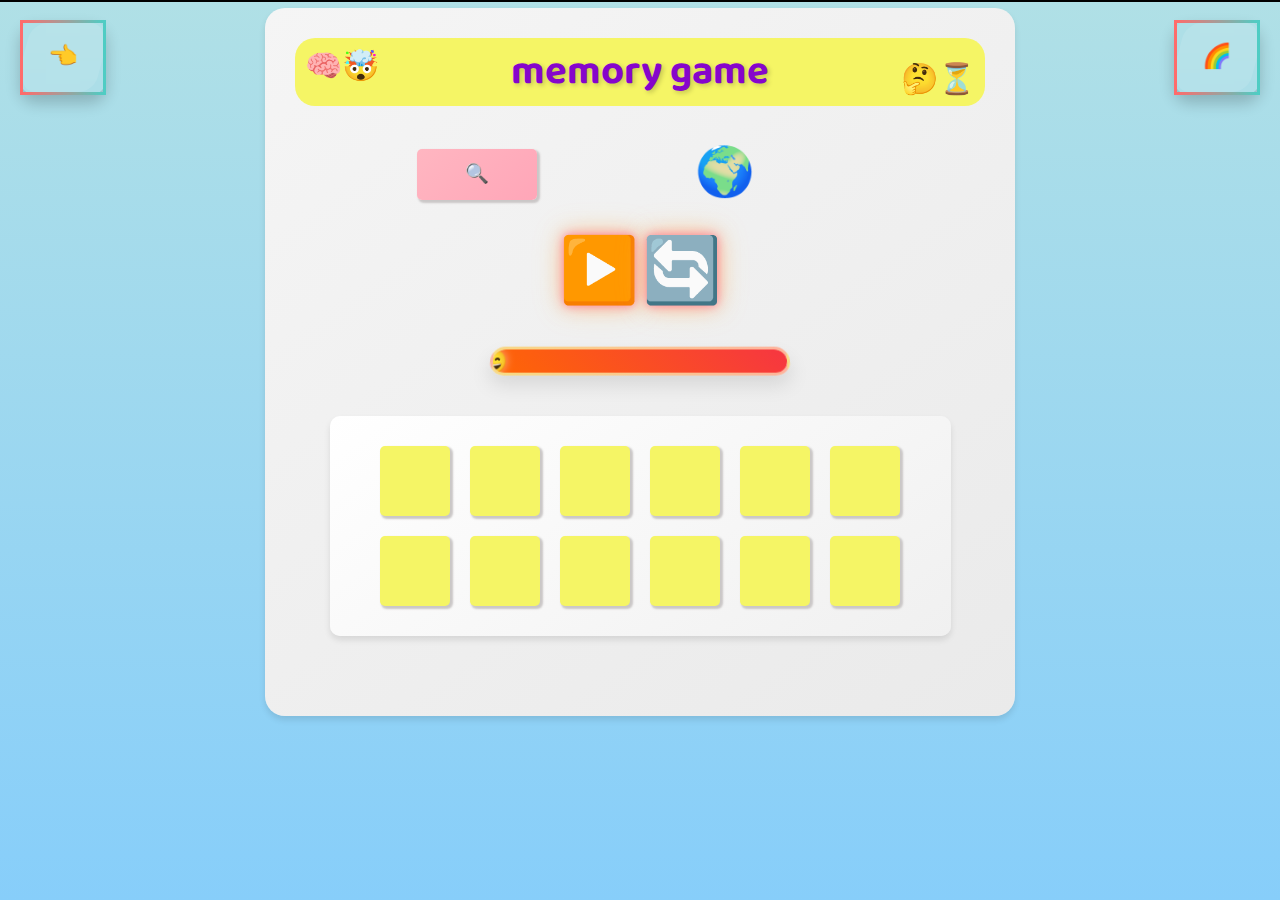
<file: Ymojis-main/game1/index.html>
<!DOCTYPE html>
<html lang="en">
    <head>
        <meta charset="utf-8">  
        <meta http-equiv="X-UA-Compatible" content="IE=edge">
        <meta name="viewport" content="width=device-width, initial-scale=1">
        <link rel="stylesheet" href="style.css">
        <script src="script.js"></script>
        <link rel="preconnect" href="https://fonts.gstatic.com">
        <link href="https://fonts.googleapis.com/css2?family=Baloo+2:wght@400;600&display=swap" rel="stylesheet">
        <link rel="icon" href="/assets/favicon.svg" />
        <title>Emoji memory</title>
        <link href="https://fonts.googleapis.com/css2?family=Poppins:wght@100;200;300;400;500;600;700;800;900&display=swap" rel="stylesheet">

        <style> /* Style du conteneur */
            .dropdown {
                position: relative;
                display: inline-block;
            }
            
            /* Style du bouton */
            .dropdown-button {
                background-color: #e8eae0;
                color: black;
                padding: 10px 20px;
                font-size: 16px;
                border: none;
                cursor: pointer;
                border-radius: 5px;
            }
            
            /* Style du contenu déroulant */
            .dropdown-content {
                display: none;
                position: absolute;
                background-color: #ffffffbd;
                min-width: 100px;
                box-shadow: 0px 8px 16px rgba(0, 0, 0, 0.2);
                z-index: 1;
                border-radius: 5px;
                padding: 10px;
                gap: 5px; /* Espace entre les emojis */
            }
            
            /* Affichage du contenu au survol */
            .dropdown:hover .dropdown-content {
                display: grid; 
            }
            .emoji1 {
                font-size: 2.5em;
                cursor: pointer;
                transition: transform 0.3s;
                margin: 0 10px;
            }
    
            .emoji1:hover {
                transform: scale(1.3);
            }
            .emoji1 {
                font-size: 30px;
                cursor: pointer;
                margin: 5px;
            }
            /* Style de base du bouton dropdown */
            .dropdown {
                position: fixed;
                top: 20px;
                right: 20px;
                perspective: 1000px;
                z-index: 100;
            }

            .dropdown-button {
                position: relative;
                background: transparent !important;
                padding: 15px 25px;
                border: 3px solid transparent;
                border-image: linear-gradient(to right, #ff6b6b, #4ecdc4);
                border-image-slice: 1;
                color: white;
                font-size: 1.5em;
                cursor: pointer;
                transform-style: preserve-3d;
                transition: all 0.5s ease;
                border-radius: 15px;
                box-shadow: 0 8px 15px rgba(0, 0, 0, 0.2);
                backdrop-filter: blur(10px);
            }

            .dropdown-button::before {
                content: '';
                position: absolute;
                top: 0;
                left: 0;
                width: 100%;
                height: 100%;
                background: rgba(255, 255, 255, 0.1);
                transform: skew(-15deg);
                z-index: -1;
                transition: all 0.5s ease;
                border-radius: 15px;
            }

            .dropdown-button::after {
                content: '';
                position: absolute;
                top: -50%;
                left: -50%;
                width: 200%;
                height: 200%;
                background: repeating-linear-gradient(
                    45deg,
                    rgba(255,255,255,0.1),
                    rgba(255,255,255,0.1) 10px,
                    transparent 10px,
                    transparent 20px
                );
                transform: rotate(-45deg);
                opacity: 0;
                transition: opacity 0.5s ease;
            }

            /* Effets au survol du bouton */
            .dropdown:hover .dropdown-button {
                transform: rotateY(20deg) scale(1.05);
                box-shadow: 0 12px 20px rgba(0, 0, 0, 0.3);
            }

            .dropdown:hover .dropdown-button::after {
                opacity: 1;
            }

            /* Style du contenu de la dropdown */
            .dropdown-content {
                display: none;
                position: absolute;
                top: 100%;
                right: 0;
                min-width: 150px;
                margin-top: 10px;
                background: rgba(255, 255, 255, 0.1);
                backdrop-filter: blur(10px);
                border: 3px solid transparent;
                border-image: linear-gradient(to bottom, #ff6b6b, #4ecdc4);
                border-image-slice: 1;
                border-radius: 15px;
                box-shadow: 0 8px 15px rgba(0, 0, 0, 0.2);
                transform-origin: top center;
                transform: rotateX(-15deg);
                opacity: 0;
                transition: all 0.5s ease;
            }

            /* Animation d'apparition du contenu */
            .dropdown:hover .dropdown-content {
                display: grid;
                grid-template-columns: repeat(2, 1fr);
                gap: 10px;
                padding: 15px;
                transform: rotateX(0);
                opacity: 1;
            }

            /* Style des emojis dans la dropdown */
            .dropdown-content .emoji {
                text-align: center;
                padding: 10px;
                border-radius: 10px;
                background: rgba(255, 255, 255, 0.1);
                transition: all 0.3s ease;
                font-size: 2em;
            }

            .dropdown-content .emoji:hover {
                background: rgba(255, 255, 255, 0.2);
                transform: scale(1.1) translateZ(20px);
            }

            @keyframes bounce {
                0%, 100% { transform: translateY(0); }
                50% { transform: translateY(-5px); }
            }

            .dropdown:hover .dropdown-button {
                animation: bounce 1s infinite;
            }
            /* Styles for dropdown_back similar to dropdown */
            .dropdown_back {
                position: fixed;
                top: 20px;
                left: 20px; /* Positioned on the left side instead of right */
                perspective: 1000px;
                z-index: 100;
            }

            .dropdown_back .back {
                position: relative;
                background: transparent !important;
                padding: 15px 25px;
                border: 3px solid transparent;
                border-image: linear-gradient(to right, #ff6b6b, #4ecdc4);
                border-image-slice: 1;
                color: white;
                font-size: 1.5em;
                cursor: pointer;
                transform-style: preserve-3d;
                transition: all 0.5s ease;
                border-radius: 15px;
                box-shadow: 0 8px 15px rgba(0, 0, 0, 0.2);
                backdrop-filter: blur(10px);
            }

            .dropdown_back .back::before {
                content: '';
                position: absolute;
                top: 0;
                left: 0;
                width: 100%;
                height: 100%;
                background: rgba(255, 255, 255, 0.1);
                transform: skew(-15deg);
                z-index: -1;
                transition: all 0.5s ease;
                border-radius: 15px;
            }

            .dropdown_back .back::after {
                content: '';
                position: absolute;
                top: -50%;
                left: -50%;
                width: 200%;
                height: 200%;
                background: repeating-linear-gradient(
                    45deg,
                    rgba(255,255,255,0.1),
                    rgba(255,255,255,0.1) 10px,
                    transparent 10px,
                    transparent 20px
                );
                transform: rotate(-45deg);
                opacity: 0;
                transition: opacity 0.5s ease;
            }

            .dropdown_back:hover .back {
                transform: rotateY(20deg) scale(1.05);
                box-shadow: 0 12px 20px rgba(0, 0, 0, 0.3);
            }

            .dropdown_back:hover .back::after {
                opacity: 1;
            }

            .dropdown_back:hover .back {
                animation: bounce 1s infinite;
            }
        </style>
    </head>
    <body>
        <main id="rain-effect">
            <script>
                const rainContainer = document.getElementById('rain-effect');
        
                for (let i = 0; i < 100; i++) {
                    const rainDrop = document.createElement('div');
                    rainDrop.classList.add('rain-drop');
                    rainDrop.style.left = Math.random() * 100 + 'vw'; // Position horizontale aléatoire
                    rainDrop.style.animationDelay = Math.random() * 2 + 's'; // Délais aléatoires
                    rainDrop.style.animationDuration = Math.random() * 1 + 1.5 + 's'; // Durée aléatoire
                    rainDrop.style.setProperty('--delay', Math.random());
                    
                    // Ajouter une variation dans le vent
                    const windDirection = Math.random() > 0.5 ? 1 : -1; // Gauche ou droite
                    rainDrop.style.transform = `translateX(${windDirection * Math.random() * 30}px)`;
        
                    rainContainer.appendChild(rainDrop);
                }
            </script>
            <div class="dropdown_back">
                <button class="back" onclick="location.href='../final.html'">👈</button>
            </div>
            <!-- Palette d'Emojis -->
            <div class="dropdown">
                <button class="dropdown-button">🌈</button>
                <div class="dropdown-content">
                    <span class="emoji1" onclick="changeColor('🦀')">🦀</span>
                    <span class="emoji1" onclick="changeColor('🐡')">🐡</span>
                    <span  class="emoji1"onclick="changeColor('🐢')">🐢</span>
                    <span  class="emoji1"onclick="changeColor('🐳')">🐳</span>
                    <span  class="emoji1"onclick="changeColor('🦑')">🦑</span>
                </div>
            </div>
            <section class="outer-section">   
                <section class="header-section">
                    <h1>memory game</h1>
                </section>
                <section class="section-container">
                    <div class="select-pointstext-container">
                        <button class="choose-emoji-button restart-button" id="chooseGameButton" onClick="shuffleGameType()">🔍 </button>
                        <p id="gameTypeTitle" class="game-type-text"></p>
                    </div>
                    <div id="gameControls">
                        <span id="goButton" class="emoji-button">▶️</span>
                        <span id="restartButton" class="emoji-button" >🔄</span>
                    </div>
                    
                    <div class="timer-container" >
                        <div class="progress-bar">
                            <div class="progress" id="timerProgress"></div>
                            <div id="timerEmoji" class="timer-emoji">😄</div>
                        </div>
                    </div>
                    <div id="gameStatus"></div>
                    <div id="points"></div>
                    <div class="memory-card-container" id="memoryCardContainer">
                    </div>
                    <div class="result-container" id="resultDiv" >
                        <p id="gameStatus"></p>
                    </div>
                </section>
                <section id="floating-emojis">
                <section class="footer-section">
                
                </section>
            </section>
        </main>
    </body>
</html>
</file>
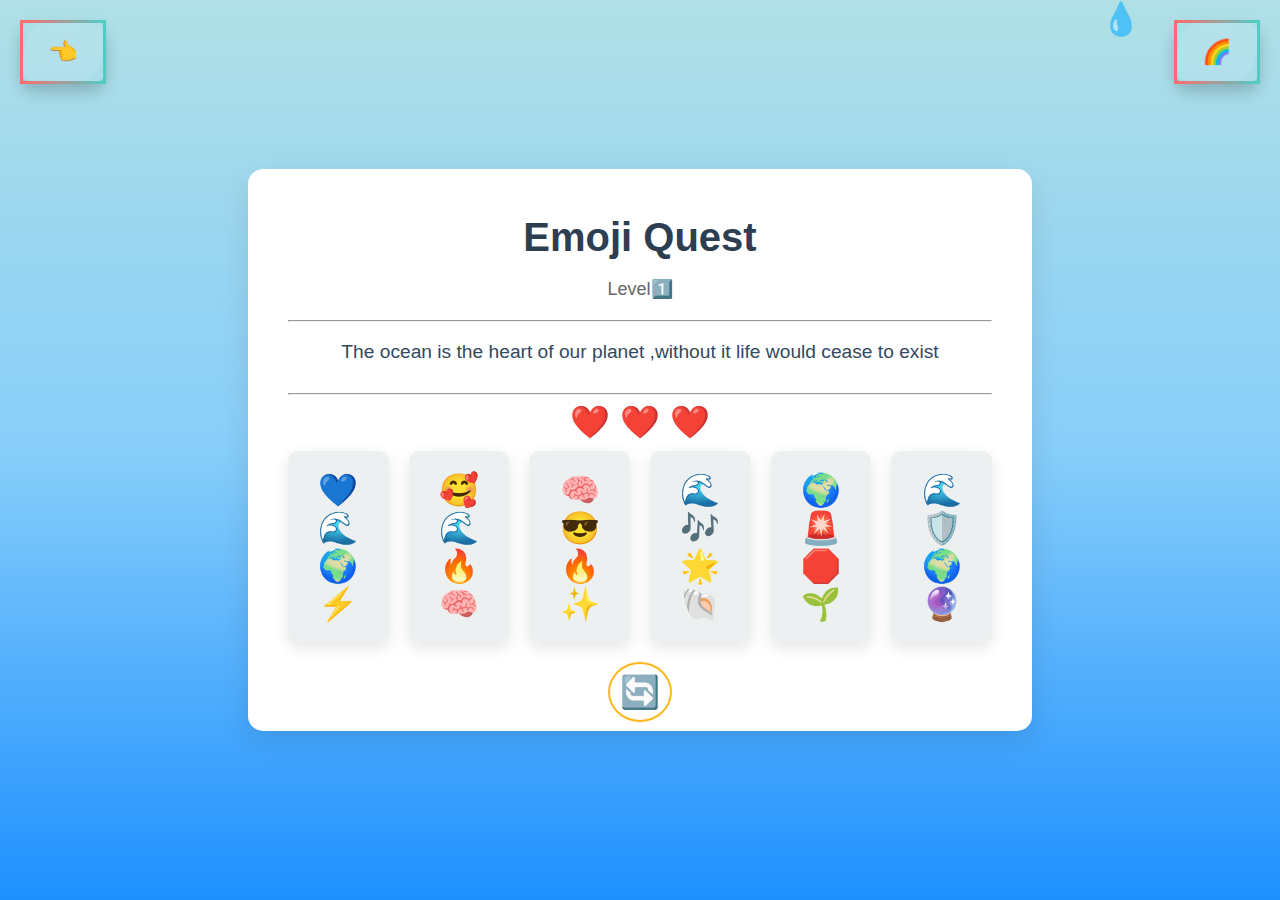
<file: Ymojis-main/game2/index.html>
<!DOCTYPE html>
<html lang="en">
<head>
    <meta charset="UTF-8">
    <meta name="viewport" content="width=device-width, initial-scale=1.0">
    <title>Emoji Game</title>
    <link rel="stylesheet" href="style.css">
    <link href="https://fonts.googleapis.com/css2?family=Poppins:wght@100;200;300;400;500;600;700;800;900&display=swap" rel="stylesheet">

    <style>
        .dropdown {
                position: relative;
                display: inline-block;
            }
            
            /* Style du bouton */
            .dropdown-button {
                background-color: #e8eae0;
                color: black;
                padding: 10px 20px;
                font-size: 16px;
                border: none;
                cursor: pointer;
                border-radius: 5px;
            }
            
            /* Style du contenu déroulant */
            .dropdown-content {
                display: none;
                position: absolute;
                background-color: #ffffffbd;
                min-width: 100px;
                box-shadow: 0px 8px 16px rgba(0, 0, 0, 0.2);
                z-index: 1;
                border-radius: 5px;
                padding: 10px;
                gap: 5px; /* Espace entre les emojis */
            }
            
            /* Affichage du contenu au survol */
            .dropdown:hover .dropdown-content {
                display: grid; 
            }
            .emoji1 {
                font-size: 2.5em;
                cursor: pointer;
                transition: transform 0.3s;
                margin: 0 10px;
            }
    
            .emoji1:hover {
                transform: scale(1.3);
            }
            .emoji1 {
                font-size: 30px;
                cursor: pointer;
                margin: 5px;
            }
            /* Style de base du bouton dropdown */
            .dropdown {
                position: fixed;
                top: 20px;
                right: 20px;
                perspective: 1000px;
                z-index: 100;
            }

            .dropdown-button {
                position: relative;
                background: transparent !important;
                padding: 15px 25px;
                border: 3px solid transparent;
                border-image: linear-gradient(to right, #ff6b6b, #4ecdc4);
                border-image-slice: 1;
                color: white;
                font-size: 1.5em;
                cursor: pointer;
                transform-style: preserve-3d;
                transition: all 0.5s ease;
                border-radius: 15px;
                box-shadow: 0 8px 15px rgba(0, 0, 0, 0.2);
                backdrop-filter: blur(10px);
            }

            .dropdown-button::before {
                content: '';
                position: absolute;
                top: 0;
                left: 0;
                width: 100%;
                height: 100%;
                background: rgba(255, 255, 255, 0.1);
                transform: skew(-15deg);
                z-index: -1;
                transition: all 0.5s ease;
                border-radius: 15px;
            }

            .dropdown-button::after {
                content: '';
                position: absolute;
                top: -50%;
                left: -50%;
                width: 200%;
                height: 200%;
                background: repeating-linear-gradient(
                    45deg,
                    rgba(255,255,255,0.1),
                    rgba(255,255,255,0.1) 10px,
                    transparent 10px,
                    transparent 20px
                );
                transform: rotate(-45deg);
                opacity: 0;
                transition: opacity 0.5s ease;
            }

            /* Effets au survol du bouton */
            .dropdown:hover .dropdown-button {
                transform: rotateY(20deg) scale(1.05);
                box-shadow: 0 12px 20px rgba(0, 0, 0, 0.3);
            }

            .dropdown:hover .dropdown-button::after {
                opacity: 1;
            }

            /* Style du contenu de la dropdown */
            .dropdown-content {
                display: none;
                position: absolute;
                top: 100%;
                right: 0;
                min-width: 150px;
                margin-top: 10px;
                background: rgba(255, 255, 255, 0.1);
                backdrop-filter: blur(10px);
                border: 3px solid transparent;
                border-image: linear-gradient(to bottom, #ff6b6b, #4ecdc4);
                border-image-slice: 1;
                border-radius: 15px;
                box-shadow: 0 8px 15px rgba(0, 0, 0, 0.2);
                transform-origin: top center;
                transform: rotateX(-15deg);
                opacity: 0;
                transition: all 0.5s ease;
            }

            /* Animation d'apparition du contenu */
            .dropdown:hover .dropdown-content {
                display: grid;
                grid-template-columns: repeat(2, 1fr);
                gap: 10px;
                padding: 15px;
                transform: rotateX(0);
                opacity: 1;
            }

            /* Style des emojis dans la dropdown */
            .dropdown-content .emoji {
                text-align: center;
                padding: 10px;
                border-radius: 10px;
                background: rgba(255, 255, 255, 0.1);
                transition: all 0.3s ease;
                font-size: 2em;
            }

            .dropdown-content .emoji:hover {
                background: rgba(255, 255, 255, 0.2);
                transform: scale(1.1) translateZ(20px);
            }

            @keyframes bounce {
                0%, 100% { transform: translateY(0); }
                50% { transform: translateY(-5px); }
            }

            .dropdown:hover .dropdown-button {
                animation: bounce 1s infinite;
            }
            /* Styles for dropdown_back similar to dropdown */
            .dropdown_back {
                position: fixed;
                top: 20px;
                left: 20px; /* Positioned on the left side instead of right */
                perspective: 1000px;
                z-index: 100;
            }

            .dropdown_back .back {
                position: relative;
                background: transparent !important;
                padding: 15px 25px;
                border: 3px solid transparent;
                border-image: linear-gradient(to right, #ff6b6b, #4ecdc4);
                border-image-slice: 1;
                color: white;
                font-size: 1.5em;
                cursor: pointer;
                transform-style: preserve-3d;
                transition: all 0.5s ease;
                border-radius: 15px;
                box-shadow: 0 8px 15px rgba(0, 0, 0, 0.2);
                backdrop-filter: blur(10px);
            }

            .dropdown_back .back::before {
                content: '';
                position: absolute;
                top: 0;
                left: 0;
                width: 100%;
                height: 100%;
                background: rgba(255, 255, 255, 0.1);
                transform: skew(-15deg);
                z-index: -1;
                transition: all 0.5s ease;
                border-radius: 15px;
            }

            .dropdown_back .back::after {
                content: '';
                position: absolute;
                top: -50%;
                left: -50%;
                width: 200%;
                height: 200%;
                background: repeating-linear-gradient(
                    45deg,
                    rgba(255,255,255,0.1),
                    rgba(255,255,255,0.1) 10px,
                    transparent 10px,
                    transparent 20px
                );
                transform: rotate(-45deg);
                opacity: 0;
                transition: opacity 0.5s ease;
            }

            .dropdown_back:hover .back {
                transform: rotateY(20deg) scale(1.05);
                box-shadow: 0 12px 20px rgba(0, 0, 0, 0.3);
            }

            .dropdown_back:hover .back::after {
                opacity: 1;
            }

            .dropdown_back:hover .back {
                animation: bounce 1s infinite;
            }
        body {
            margin: 0;
            overflow: hidden;
            background-color: #f3f3f3;
            position: relative;
        }

        .emoji {
            position: absolute;
            font-size: 2rem;
            animation: float 10s linear infinite;
        }

        @keyframes float {
            from {
                transform: translateY(100vh);
                opacity: 1;
            }
            to {
                transform: translateY(-100vh);
                opacity: 0.5;
            }
        }

        .game-container {
            position: relative;
            overflow: hidden;
        }

        .emoji-container {
            position: absolute;
            top: 0;
            left: 0;
            width: 100%;
            height: 100%;
            pointer-events: none;
        }
        @keyframes waterFlow {
            0% {
                background-position: 0 100%;
            }
            100% {
                background-position: 0 0;
            }
        }
        body {
            margin: 0;
            height: 100vh;
            display: flex;
            justify-content: center;
            align-items: center;
            background: linear-gradient(to top, #1e90ff, #87cefa, #b0e0e6);;
            font-family: 'Arial', sans-serif;
            transition: transform 0.3s ease, background-color 0.3s ease;
        }

        .game-container {
            background-color: #ffffff;
            border-radius: 15px;
            box-shadow: 0 10px 30px rgba(0, 0, 0, 0.1);
            padding: 20px 40px;
            width: 80%;
            max-width: 800px;
            text-align: center;
            position: relative;
        }

        .header {
            margin-bottom: 20px;
        }

        .header h1 {
            font-size: 2.5rem;
            margin-bottom: 10px;
            color: #2c3e50;
        }

        .header p {
            font-size: 1rem;
            color: #7f8c8d;
        }

        .sentence {
            margin-bottom: 30px;
            font-size: 1.2rem;
            color: #34495e;
        }

        .cards {
            display: flex;
            justify-content: space-around;
            margin-bottom: 30px;
        }

        .cards .card {
            width: 120px;
            height: auto;
            justify-content: center;
            align-items: center;
            background-color: #ecf0f1;
            border-radius: 10px;
            box-shadow: 0 5px 15px rgba(0, 0, 0, 0.1);
            font-size: 2rem;
            cursor: pointer;
            transition: transform 0.3s ease;
        }

        .cards .card:hover {
            transform: scale(1.1);
        }

        .feedback p {
            font-size: 1.2rem;
            color: #27ae60;
            margin-top: 20px;
        }

        /* Style des cœurs */
        .hearts {
            display: flex;
            justify-content: center;
            margin-bottom: 10px;
        }

        .heart {
            font-size: 2rem;
            color: red;
            margin: 0 5px;
            transition: opacity 0.3s;
        }

        .heart.diminish {
            opacity: 0.3;
        }
        .restart-button {
            font-size: 2rem; /* Taille de l'icône */
            color: #96b0c1;
            background-color: transparent;
            border: 2px solid rgb(250, 184, 30);
            border-radius: 50%;
            padding: 10px;
            cursor: pointer;
            margin-top: 20px;
            transition: background-color 0.3s ease, transform 0.3s ease;
            text-align: center;
        }
        
        .restart-button:hover {
            background-color: rgb(250, 184, 30);
            color: #fff;
            transform: scale(1.1); /* Effet au survol */
        }
        .dropdown-container {
            position: absolute;
            top: 10px; /* Ajustez selon vos besoins */
            left: 10px; /* Ajustez selon vos besoins */
            display: flex; /* Permet d'aligner les deux div horizontalement */
            gap: 10px; /* Espacement entre les deux boutons */
        }
    </style>
</head>
<body>
    <main id="rain-effect">
        <script>
            const rainContainer = document.getElementById('rain-effect');
    
            for (let i = 0; i < 100; i++) {
                const rainDrop = document.createElement('div');
                rainDrop.classList.add('rain-drop');
                rainDrop.style.left = Math.random() * 100 + 'vw'; // Position horizontale aléatoire
                rainDrop.style.animationDelay = Math.random() * 2 + 's'; // Délais aléatoires
                rainDrop.style.animationDuration = Math.random() * 1 + 1.5 + 's'; // Durée aléatoire
                rainDrop.style.setProperty('--delay', Math.random());
                
                // Ajouter une variation dans le vent
                const windDirection = Math.random() > 0.5 ? 1 : -1; // Gauche ou droite
                rainDrop.style.transform = `translateX(${windDirection * Math.random() * 30}px)`;
    
                rainContainer.appendChild(rainDrop);
            }
        </script>
    <div class="dropdown-container">
        <div class="dropdown_back">
            <button class="back" onclick="location.href='../final.html'">👈</button>
        </div>
        <div class="dropdown">
            <button class="dropdown-button">🌈</button>
            <div class="dropdown-content">
                <span class="emoji1" onclick="changeColor('🦀')">🦀</span>
                <span class="emoji1" onclick="changeColor('🐡')">🐡</span>
                <span class="emoji1" onclick="changeColor('🐢')">🐢</span>
                <span class="emoji1" onclick="changeColor('🐳')">🐳</span>
                <span class="emoji1" onclick="changeColor('🦑')">🦑</span>
            </div>
        </div>
    </div>
    <div class="emoji-container" id="emoji-container"></div>
    <div class="game-container">
        <div class="header">
            <h1>Emoji Quest</h1>
            <p id="level">Level : 1</p>
        </div>
        <hr>
        <div class="sentence">
            <p id="sentence"> </p>
        </div>
        <hr>

        <!-- Affichage des cœurs représentant les essais -->
        <div class="hearts" id="hearts">
            <span class="heart">❤️</span>
            <span class="heart">❤️</span>
            <span class="heart">❤️</span>
        </div>
        <div class="cards" id="cards"></div>
        <div id="status-emoji"></div>

        <div class="feedback">
            <p id="feedback"></p>
        </div>   
        
        <span class="restart-button" id="restart-button" onclick="restartGame()">🔄</span>

        
    </div>

    <script>

        // Liste des emojis correspondant aux niveaux
        const levelEmojis = [
            "1️⃣", // Niveau 1: Plante
            "2️⃣", // Niveau 2: Feu
            "3️⃣", // Niveau 3: Étoile
            "4️⃣", // Niveau 4: Éclair
            "5️⃣", // Niveau 5: Arc-en-ciel
            "6️⃣", // Niveau 6: Fusée
        ];
        // Liste des emojis
        const emojis = ["🎉", "✨", "❤️", "🌟", "🔥", "🎈", "😀", "😃", "😄", "😁", "🤣", "😂", "😍", "🤩", "😘", "🥰", "😎", "😇", "🤓", "🧐", "😋", "😛", "😜", "🤪", "😝", "😱", "😡", "🥳", "🤯", "🤑", "😢", "😭", "👽️", "👾", "🤖", "💀", "☠️", "💩", "👻", "👹", "👺"];

        const emojiContainer = document.getElementById("emoji-container");
        const hearts = document.querySelectorAll(".heart");

        let currentLevel = 0;
        let attempts = 3;
        let correctAnswer = 0; // Index de la bonne carte

        const sentences = [
    {
        sentence: "The ocean is the heart of our planet ,without it life would cease to exist",
        answer: 0,
        cards: [" 💙 🌊 🌍 ⚡️", "🥰 🌊 🔥🧠", "🧠😎🔥✨", "🌊 🎶 🌟 🐚", "🌍 🚨 🛑 🌱", " 🌊 🛡️ 🌍 🔮"]
    },
    {
        sentence: "What we do to the oceans, we do to ourselves",
        answer: 2,
        cards: ["🧠😎🔥✨", "🌊 🌱 🌍 💧", " 🌊 🤝 🌍 ⚖️", "🏖️ 🌊 🏝️ 🌴", "🌊 🎶 🌟 🐚", " 💧 🌊 ♻️ 🌍"]
    },
    {
        sentence: "Take care of the ocean, and it will take care of you",
        answer: 3,
        cards: ["🐚 🐢 🦪 🦀", "🌍 🚨 🛑 🌱", "😎🔥♻️ 🌍", "🌊 🌱 🌍 💧", "🎮🌍 💧💥", "🌿🍃🌊 🤝"]
    },
    {
        sentence: "The ocean is a mighty harmonist",
        answer: 5,
        cards: ["🏖️ 🌊 🏝️ 🌴", "🥰 🌊 🔥🧠", "💧 🌊 ♻️ 🌍", "🐚 🐢 🦪 🦀", "🧠😎🔥✨", " 🌊 🎶 🌟 🐚"]
    },
    {
        sentence: "Every drop in the ocean counts.",
        answer: 2,
        cards: ["🐚 🐢 🦪 🦀", " 💧 🌊 ♻️ 🌍", "💧💧 🌊 🔢", "🌊 🎶 🌟 🐚", "🌍 🚨 🛑 🌱", "🌿🍃🌊 🤝"]
    },
    {
        sentence: "Healthy oceans, healthy planet",
        answer: 4,
        cards: ["😎🔥♻️ 🌍", "🏖️ 🌊 🏝️ 🌴", "🌍 🚨 🛑 🌱", "🌿🍃🌊 🤝", " 🌊 💚 🌍 🌿", "🧠😎🔥✨"]
    }
];
        function restartGame() {
            currentLevel = 0;
            attempts = 3;
            hearts.forEach(heart => heart.classList.remove("diminish"));
            displayLevel();
        }
        function displayLevel() {
            // Mettre à jour la phrase et les cartes pour ce niveau
            document.getElementById("level").innerText = `Level${levelEmojis[currentLevel] || "🎖"}`; // Utilise un emoji par défaut si le niveau est supérieur à la liste
            document.getElementById("sentence").innerText = sentences[currentLevel].sentence;
            document.getElementById("feedback").innerText = "";

            // Mettre à jour les cartes
            const cardsContainer = document.getElementById("cards");
            cardsContainer.innerHTML = ""; // Vider les cartes précédentes
            sentences[currentLevel].cards.forEach((card, index) => {
                const cardElement = document.createElement("div");
                cardElement.classList.add("card");
                cardElement.innerHTML = `<span>${card}</span>`;
                cardElement.setAttribute("onclick", `checkAnswer(${index})`);
                cardsContainer.appendChild(cardElement);
            });
        }

        function checkAnswer(cardIndex) {
            if (cardIndex === sentences[currentLevel].answer) {
                success.play();
                showStatusEmoji("🎉"); // Emoji festif pour une bonne réponse
                
                document.getElementById("feedback").innerText = ""; 
                currentLevel++;
                attempts = 3;
                hearts.forEach(heart => heart.classList.remove("diminish")); 
        
                if (currentLevel < sentences.length) {
                    setTimeout(displayLevel, 2500); // Attendre 2 secondes avant de passer au niveau suivant
                } else {
                    win.play();
                    showStatusEmoji("🎊"); // Emoji festif pour la victoire
                    setTimeout(() => {
                        document.getElementById("feedback").innerText = "";
                    }, 3000);
                }
            } else {
                attempts--;
                hearts[attempts].classList.add("diminish"); // Diminuer la visibilité du cœur
                brokenheart.play();
                showStatusEmoji("💔"); // Grand cœur brisé pour une mauvaise réponse
        
                if (attempts <= 0) {
                    dommage.play();
                    showStatusEmoji("😢"); // Emoji triste pour la défaite
                    currentLevel = 0;
                    setTimeout(displayLevel, 2500); // Recommencer le jeu après une pause
                }
            }
        }
        function showStatusEmoji(emoji) {
            const statusEmoji = document.getElementById("status-emoji");
            statusEmoji.innerText = emoji;
            statusEmoji.style.display = "block";
            setTimeout(() => {
                statusEmoji.style.display = "none";
            }, 2500); // L'emoji disparaît après 1 seconde
        }
        
        

        function createEmoji() {
            const emoji = document.createElement("div");
            emoji.classList.add("emoji");
            emoji.innerText = ["🌊", "🌅", "🌄", "💧", "🌦️", "💦", "🌀", "🐋", "🐳", "🐬", "🐟", "🐠", '🐡', '🦈', '🐙', '🦭', '🦑', '🪼', '🐢', '🦀', '🦞', '🦐',
            '🦪', '🐚', '🪸', '🛶', '🚤', '🛥️', '🛳️', '⚓', '🪝', '🗺️','🏝️', '🌴', '🏖️', '⛱️', '🏄',' 🤿', '🦩', '🏊', '🌿', '🐕‍🦺',
            '💦', '💧', '☔️', '✨', '🌈', '🌩', '🌪', '💫', '🩵', '💙',
            '🥽', '✈️',  '❤️', '💙', '💚',
            '💛', '💜', '🤍', '🌍', '🌙', '☀️', '⭐', '🌊', '🌴', '🌹', '˖°⋆', 
             '•', '𓇼', '𓈒𓏸',  '🏄' ,
            "💦", "🌀", "🐋", "🐳", "🐬", "🐟", "🐠", '🐚', '😢', '🏝️',  '🦭', '🧜', 
             '𓆡', '🐋 ', '🫧', '🌊',"🌀"][Math.floor(Math.random() * 40)];

            const randomX = Math.random() * window.innerWidth;
            const randomDuration = Math.random() * (10 - 7) + 7;

            emoji.style.left = `${randomX}px`;
            emoji.style.animationDuration = `${randomDuration}s`;

            emojiContainer.appendChild(emoji);

            setTimeout(() => {
                emoji.remove();
            }, randomDuration * 1000);
        }

        setInterval(createEmoji, 500);
        displayLevel(); // Initialiser le jeu

        function playSoundAnim(emoji) {
            const soundMap = {
                "🦀": "../sounds/scorpion.mp3",
                "🐡": "../sounds/Fish.mp3",
                "🐢": "../sounds/Turtle.mp3",
                "🐳": "../sounds/dauphin.mp3",
                "🦑": "../sounds/Octopus.mp3"
            };
        
            // Vérifiez si l'emoji existe dans le mapping des sons
            if (soundMap[emoji]) {
                const sound = new Audio(soundMap[emoji]);
                sound.play();
            } else {
                console.error("Son non défini pour cet emoji :", emoji);
            }
        }
        function changeColor(emoji) {
            playSoundAnim(emoji);
            let color;
        
            // Déterminer la couleur en fonction de l'emoji
            switch (emoji) {
                case '🦀': color = 'linear-gradient(100deg, whitesmoke -100%, rgb(255, 105, 31))'; break; // Orange
                case '🐡': color = 'linear-gradient(100deg, whitesmoke -100%, rgb(250, 184, 30))'; break; // Jaune
                case '🐢': color = 'linear-gradient(100deg, whitesmoke -100%, rgb(25, 207, 134))'; break; // Vert
                case '🐳': color = 'linear-gradient(100deg, whitesmoke -100%, rgb(27, 149, 224))'; break; // Bleu
                case '🦑': color = 'linear-gradient(100deg, whitesmoke -100%, rgb(152, 28, 235))'; break; // Violet
                default: color = '#ffffff'; break; // Blanc par défaut
            }
        
            // Appliquer la couleur aux titres h1 dans .header
            document.querySelectorAll('.header h1').forEach(title => {
                title.style.background = color; // Pour le texte, on change l'arrière-plan
                title.style.webkitBackgroundClip = 'text'; // Ajoute un effet de clip pour texte
                title.style.webkitTextFillColor = 'transparent'; // Rend le texte transparent pour afficher le dégradé
            });
        
            // Appliquer la couleur de fond aux cartes
            document.querySelectorAll('.cards .card').forEach(rectangle => {
                rectangle.style.background = color;
            });
        }
        const brokenheart = new Audio("brokenheart.mp3");
        const dommage = new Audio(" dommage.mp3");
        const win=new Audio("win.mp3");
        const success =new Audio("Success.mp3");

        </script>
    </main>
</body>
</html>
</file>
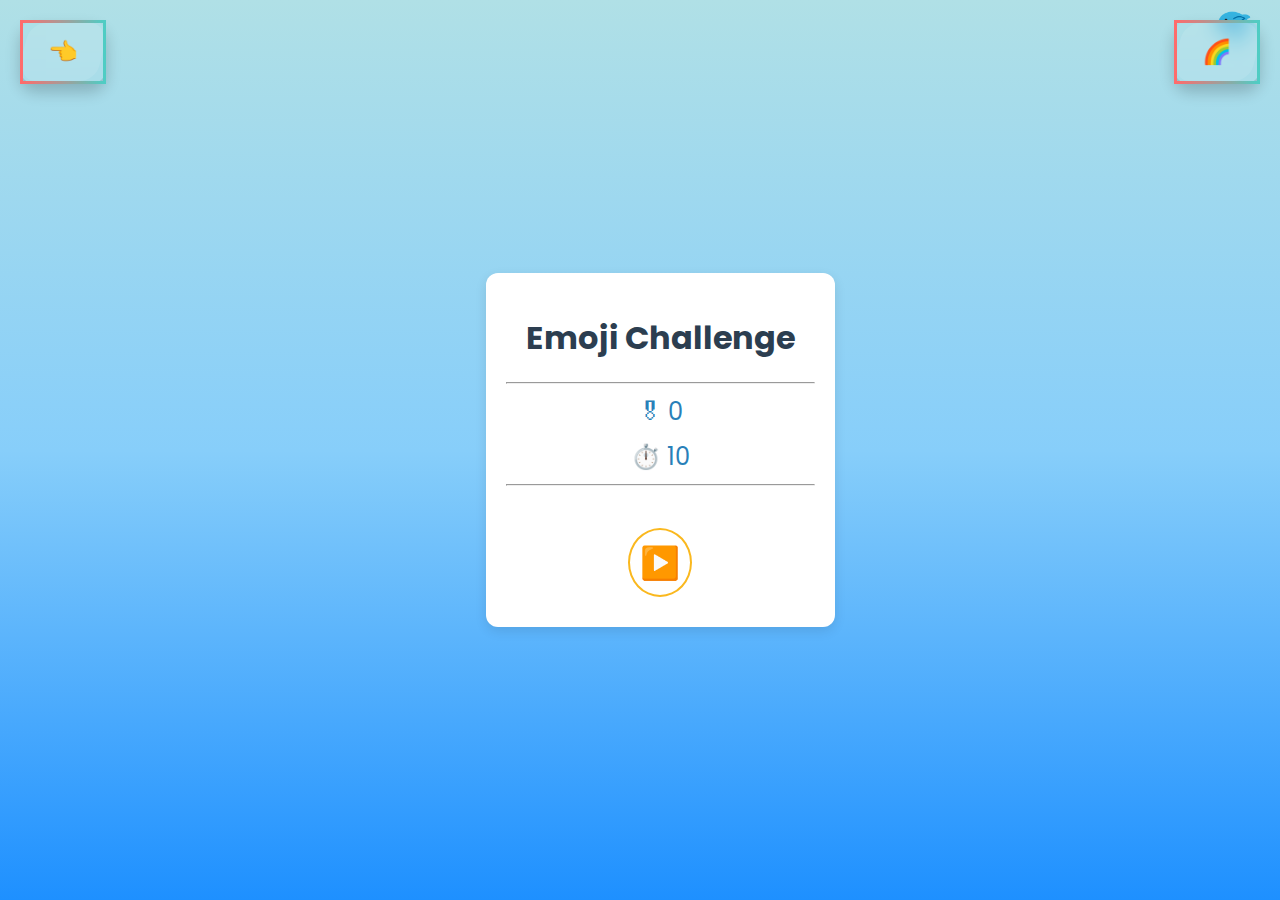
<file: Ymojis-main/game3/index.html>
<!DOCTYPE html>
<html lang="en">
<head>
    <meta charset="UTF-8">
    <meta name="viewport" content="width=device-width, initial-scale=1.0">
    <title>Emoji Challenge</title>
    <link rel="stylesheet" href="style.css">
    <link href="https://fonts.googleapis.com/css2?family=Poppins:wght@100;200;300;400;500;600;700;800;900&display=swap" rel="stylesheet">
        
        
    <style>
        .dropdown {
                position: relative;
                display: inline-block;
            }
            
            /* Style du bouton */
            .dropdown-button {
                background-color: #e8eae0;
                color: black;
                padding: 10px 20px;
                font-size: 16px;
                border: none;
                cursor: pointer;
                border-radius: 5px;
            }
            
            /* Style du contenu déroulant */
            .dropdown-content {
                display: none;
                position: absolute;
                background-color: #ffffffbd;
                min-width: 100px;
                box-shadow: 0px 8px 16px rgba(0, 0, 0, 0.2);
                z-index: 1;
                border-radius: 5px;
                padding: 10px;
                gap: 5px; /* Espace entre les emojis */
            }
            
            /* Affichage du contenu au survol */
            .dropdown:hover .dropdown-content {
                display: grid; 
            }
            .emoji1 {
                font-size: 2.5em;
                cursor: pointer;
                transition: transform 0.3s;
                margin: 0 10px;
            }
    
            .emoji1:hover {
                transform: scale(1.3);
            }
            .emoji1 {
                font-size: 30px;
                cursor: pointer;
                margin: 5px;
            }
            /* Style de base du bouton dropdown */
            .dropdown {
                position: fixed;
                top: 20px;
                right: 20px;
                perspective: 1000px;
                z-index: 100;
            }

            .dropdown-button {
                position: relative;
                background: transparent !important;
                padding: 15px 25px;
                border: 3px solid transparent;
                border-image: linear-gradient(to right, #ff6b6b, #4ecdc4);
                border-image-slice: 1;
                color: white;
                font-size: 1.5em;
                cursor: pointer;
                transform-style: preserve-3d;
                transition: all 0.5s ease;
                border-radius: 15px;
                box-shadow: 0 8px 15px rgba(0, 0, 0, 0.2);
                backdrop-filter: blur(10px);
            }

            .dropdown-button::before {
                content: '';
                position: absolute;
                top: 0;
                left: 0;
                width: 100%;
                height: 100%;
                background: rgba(255, 255, 255, 0.1);
                transform: skew(-15deg);
                z-index: -1;
                transition: all 0.5s ease;
                border-radius: 15px;
            }

            .dropdown-button::after {
                content: '';
                position: absolute;
                top: -50%;
                left: -50%;
                width: 200%;
                height: 200%;
                background: repeating-linear-gradient(
                    45deg,
                    rgba(255,255,255,0.1),
                    rgba(255,255,255,0.1) 10px,
                    transparent 10px,
                    transparent 20px
                );
                transform: rotate(-45deg);
                opacity: 0;
                transition: opacity 0.5s ease;
            }

            /* Effets au survol du bouton */
            .dropdown:hover .dropdown-button {
                transform: rotateY(20deg) scale(1.05);
                box-shadow: 0 12px 20px rgba(0, 0, 0, 0.3);
            }

            .dropdown:hover .dropdown-button::after {
                opacity: 1;
            }

            /* Style du contenu de la dropdown */
            .dropdown-content {
                display: none;
                position: absolute;
                top: 100%;
                right: 0;
                min-width: 150px;
                margin-top: 10px;
                background: rgba(255, 255, 255, 0.1);
                backdrop-filter: blur(10px);
                border: 3px solid transparent;
                border-image: linear-gradient(to bottom, #ff6b6b, #4ecdc4);
                border-image-slice: 1;
                border-radius: 15px;
                box-shadow: 0 8px 15px rgba(0, 0, 0, 0.2);
                transform-origin: top center;
                transform: rotateX(-15deg);
                opacity: 0;
                transition: all 0.5s ease;
            }

            /* Animation d'apparition du contenu */
            .dropdown:hover .dropdown-content {
                display: grid;
                grid-template-columns: repeat(2, 1fr);
                gap: 10px;
                padding: 15px;
                transform: rotateX(0);
                opacity: 1;
            }

            /* Style des emojis dans la dropdown */
            .dropdown-content .emoji {
                text-align: center;
                padding: 10px;
                border-radius: 10px;
                background: rgba(255, 255, 255, 0.1);
                transition: all 0.3s ease;
                font-size: 2em;
            }

            .dropdown-content .emoji:hover {
                background: rgba(255, 255, 255, 0.2);
                transform: scale(1.1) translateZ(20px);
            }

            @keyframes bounce {
                0%, 100% { transform: translateY(0); }
                50% { transform: translateY(-5px); }
            }

            .dropdown:hover .dropdown-button {
                animation: bounce 1s infinite;
            }
            /* Styles for dropdown_back similar to dropdown */
            .dropdown_back {
                position: fixed;
                top: 20px;
                left: 20px; /* Positioned on the left side instead of right */
                perspective: 1000px;
                z-index: 100;
            }

            .dropdown_back .back {
                position: relative;
                background: transparent !important;
                padding: 15px 25px;
                border: 3px solid transparent;
                border-image: linear-gradient(to right, #ff6b6b, #4ecdc4);
                border-image-slice: 1;
                color: white;
                font-size: 1.5em;
                cursor: pointer;
                transform-style: preserve-3d;
                transition: all 0.5s ease;
                border-radius: 15px;
                box-shadow: 0 8px 15px rgba(0, 0, 0, 0.2);
                backdrop-filter: blur(10px);
            }

            .dropdown_back .back::before {
                content: '';
                position: absolute;
                top: 0;
                left: 0;
                width: 100%;
                height: 100%;
                background: rgba(255, 255, 255, 0.1);
                transform: skew(-15deg);
                z-index: -1;
                transition: all 0.5s ease;
                border-radius: 15px;
            }

            .dropdown_back .back::after {
                content: '';
                position: absolute;
                top: -50%;
                left: -50%;
                width: 200%;
                height: 200%;
                background: repeating-linear-gradient(
                    45deg,
                    rgba(255,255,255,0.1),
                    rgba(255,255,255,0.1) 10px,
                    transparent 10px,
                    transparent 20px
                );
                transform: rotate(-45deg);
                opacity: 0;
                transition: opacity 0.5s ease;
            }

            .dropdown_back:hover .back {
                transform: rotateY(20deg) scale(1.05);
                box-shadow: 0 12px 20px rgba(0, 0, 0, 0.3);
            }

            .dropdown_back:hover .back::after {
                opacity: 1;
            }

            .dropdown_back:hover .back {
                animation: bounce 1s infinite;
            }
          body {
            margin: 0;
            overflow: hidden;
            background-color: #f3f3f3;
            position: relative;
        }

        .emoji1 {
            position: absolute;
            font-size: 2rem;
            animation: float 10s linear infinite;
        }

        @keyframes float {
            from {
                transform: translateY(100vh);
                opacity: 1;
            }
            to {
                transform: translateY(-100vh);
                opacity: 0.5;
            }
        }

        .game-container {
            position: relative;
            overflow: hidden;
        }

        .emoji-container {
            position: absolute;
            top: 0;
            left: 0;
            width: 100%;
            height: 100%;
            pointer-events: none;
        }
        .dropdown-container {
            position: absolute;
            top: 10px; /* Ajustez selon vos besoins */
            left: 10px; /* Ajustez selon vos besoins */
            display: flex; /* Permet d'aligner les deux div horizontalement */
            gap: 10px; /* Espacement entre les deux boutons */
        }
    </style>
</head>
<body>
    <main id="rain-effect">
        <script>
            const rainContainer = document.getElementById('rain-effect');
    
            for (let i = 0; i < 100; i++) {
                const rainDrop = document.createElement('div');
                rainDrop.classList.add('rain-drop');
                rainDrop.style.left = Math.random() * 100 + 'vw'; // Position horizontale aléatoire
                rainDrop.style.animationDelay = Math.random() * 2 + 's'; // Délais aléatoires
                rainDrop.style.animationDuration = Math.random() * 1 + 1.5 + 's'; // Durée aléatoire
                rainDrop.style.setProperty('--delay', Math.random());
                
                // Ajouter une variation dans le vent
                const windDirection = Math.random() > 0.5 ? 1 : -1; // Gauche ou droite
                rainDrop.style.transform = `translateX(${windDirection * Math.random() * 30}px)`;
    
                rainContainer.appendChild(rainDrop);
            }
        </script>
    <div class="dropdown-container">
        <div class="dropdown_back">
            <button class="back" onclick="location.href='../final.html'">👈</button>
        </div>
        <div class="dropdown">
            <button class="dropdown-button">🌈</button>
            <div class="dropdown-content">
                <span class="emoji2" onclick="changeColor('🦀')">🦀</span>
                <span class="emoji2" onclick="changeColor('🐡')">🐡</span>
                <span class="emoji2" onclick="changeColor('🐢')">🐢</span>
                <span class="emoji2" onclick="changeColor('🐳')">🐳</span>
                <span class="emoji2" onclick="changeColor('🦑')">🦑</span>
            </div>
        </div>
    </div>
    <div class="emoji-container" id="emoji-container">
        
    </div>
    <div class="game-container">
        <h1>Emoji Challenge</h1>
        <hr>
        <div class="score">🎖 <span id="score">0</span></div>
        <div class="timer">⏱️ <span id="timer">10</span> </div>
        <hr>
        <div id="emoji-sequence" class="emoji-sequence"></div>
        <div id="emoji-options" class="emoji-options"></div>
        <br>
        <div id="status-emoji"></div>

        <span id="start-button" class="start-button" onclick="startGame()">▶️</span>
        <div id="message" class="message"></div>
    </div>

    <script src="script.js"></script>
</main>
</body>
</html>
</file>
<file: locomotive-scroll.css>
/*! locomotive-scroll v4.1.3 | MIT License | https://github.com/locomotivemtl/locomotive-scroll */

html.has-scroll-smooth {
    overflow: hidden;
}

html.has-scroll-dragging {
    -webkit-user-select: none;
    -moz-user-select: none;
    -ms-user-select: none;
    user-select: none;
}

.has-scroll-smooth body {
    overflow: hidden;
}

.has-scroll-smooth [data-scroll-container] {
    min-height: 100vh;
}

[data-scroll-direction="horizontal"] [data-scroll-container] {
    height: 100vh;
    display: inline-block;
    white-space: nowrap;
}

[data-scroll-direction="horizontal"] [data-scroll-section] {
    display: inline-block;
    vertical-align: top;
    white-space: nowrap;
    height: 100%;
}

.c-scrollbar {
    position: absolute;
    right: 0;
    top: 0;
    width: 11px;
    height: 100%;
    transform-origin: center right;
    transition: transform 0.3s, opacity 0.3s;
    opacity: 0;
}

.c-scrollbar:hover {
    transform: scaleX(1.45);
}

.c-scrollbar:hover,
.has-scroll-scrolling .c-scrollbar,
.has-scroll-dragging .c-scrollbar {
    opacity: 1;
}

[data-scroll-direction="horizontal"] .c-scrollbar {
    width: 100%;
    height: 10px;
    top: auto;
    bottom: 0;
    transform: scaleY(1);
}

[data-scroll-direction="horizontal"] .c-scrollbar:hover {
    transform: scaleY(1.3);
}

.c-scrollbar_thumb {
    position: absolute;
    top: 0;
    right: 0;
    background-color: black;
    opacity: 0.5;
    width: 7px;
    border-radius: 10px;
    margin: 2px;
    cursor: -webkit-grab;
    cursor: grab;
}

.has-scroll-dragging .c-scrollbar_thumb {
    cursor: -webkit-grabbing;
    cursor: grabbing;
}

[data-scroll-direction="horizontal"] .c-scrollbar_thumb {
    right: auto;
    bottom: 0;
}
</file>
<file: style.css>
@import url('https://fonts.googleapis.com/css2?family=Pacifico&family=Poppins:ital,wght@0,100;0,200;0,300;0,400;0,500;0,600;0,700;0,800;0,900;1,100;1,200;1,300;1,400;1,500;1,600;1,700;1,800;1,900&display=swap');
:root {
    --red: #0c00f4;
}
* {
    margin: 0;
    padding: 0;
  }
  .wrapper {

    height: 100%;
    width: 100%;
    background: linear-gradient(180deg, #04fafd, 5%, #119dff, 50%, #030423);
    position: absolute;
  }    
  #demarrer-link {
    color: inherit; /* Use the text color of the surrounding content */
    text-decoration: none; /* Remove underline */
    cursor: default; /* Use the normal cursor */

  }

  .wrapper h1 {
    top: 50%;
    left: 50%;
    transform: translate(-50%, -50%);
    position: absolute;
    font-family: sans-serif;
    letter-spacing: 1px;
    word-spacing: 2px;
    color: #fff;
    font-size: 40px;
    font-weight: 888;
    text-transform: uppercase;
  }
  .wrapper div {
    height: 60px;
    width: 60px;
    border: 2px solid rgba(255, 255, 255, 0.7);
    border-radius: 50px;
    position: absolute;
    top: 10%;
    left: 10%;
    animation: 4s linear infinite;
  }
  .container  {
    margin-top: 15%;
    width: 600px;
    height:650px;
    background-color: rgba(255, 255, 255, 0.5); /* Semi-transparent white background */
    border: 1px solid #ccc; /* Border color */
    border-radius: 15px; /* Rounded corners */
    display: flex;
    justify-content: center;
    align-items: center;
}
#entrer{
    margin-top: 200px;
    color: #6e6e7d;

}

  #ok{
    position: absolute;
    padding: 10px 20px;
    background-color: #007BFF;
    color: #fff;
    border: none;
    border-radius: 5px;
    cursor: pointer;
    transition: all 0.3s ease;
  }
  .button:hover {
    background-color: #0056b3;
  }
  div .dot {
    height: 10px;
    width: 10px;
    border-radius: 50px;
    background: rgba(255, 255, 255, 0.5);
    position: absolute;
    top: 20%;
    right: 20%;
  }
  .wrapper div:nth-child(1) {
    top: 20%;
    left: 20%;
    animation: animate 8s linear infinite;
  }
  .wrapper div:nth-child(2) {
    top: 60%;
    left: 80%;
    animation: animate 10s linear infinite;
  }
  .wrapper div:nth-child(3) {
    top: 40%;
    left: 40%;
    animation: animate 3s linear infinite;
  }
  .wrapper div:nth-child(4) {
    top: 66%;
    left: 30%;
    animation: animate 7s linear infinite;
  }
  .wrapper div:nth-child(5) {
    top: 90%;
    left: 10%;
    animation: animate 9s linear infinite;
  }
  .wrapper div:nth-child(6) {
    top: 30%;
    left: 60%;
    animation: animate 5s linear infinite;
  }
  .wrapper div:nth-child(7) {
    top: 70%;
    left: 20%;
    animation: animate 8s linear infinite;
  }
  .wrapper div:nth-child(8) {
    top: 75%;
    left: 60%;
    animation: animate 10s linear infinite;
  }
  .wrapper div:nth-child(9) {
    top: 50%;
    left: 50%;
    animation: animate 6s linear infinite;
  }
  .wrapper div:nth-child(10) {
    top: 45%;
    left: 20%;
    animation: animate 10s linear infinite;
  }
  .wrapper div:nth-child(11) {
    top: 10%;
    left: 90%;
    animation: animate 9s linear infinite;
  }
  .wrapper div:nth-child(12) {
    top: 20%;
    left: 70%;
    animation: animate 7s linear infinite;
  }
  .wrapper div:nth-child(13) {
    top: 20%;
    left: 20%;
    animation: animate 8s linear infinite;
  }
  .wrapper div:nth-child(14) {
    top: 60%;
    left: 5%;
    animation: animate 6s linear infinite;
  }
  .wrapper div:nth-child(15) {
    top: 90%;
    left: 80%;
    animation: animate 9s linear infinite;
  }
  @keyframes animate {
    0% {
      transform: scale(0) translateY(0) rotate(70deg);
    }
    100% {
      transform: scale(1.3) translateY(-100px) rotate(360deg);
    }
  }
  
body {
    margin: 0;
    font-family: 'Poppins', sans-serif;
    width: 100%;
    display: flex;
    flex-direction: column;
    align-items: center;
    overflow-x: hidden;
}

svg {
    display: block;
}

.scrollable {
    width: 90%;
    max-width: 1069px;
    /*c'est pas drôle*/
    height: 100%;
}

header {
    width: 100%;
    height: fit-content;
    display: flex;
    justify-content: center;
}

nav {
    width: 100%;
    height: fit-content;
    display: flex;
    justify-content: space-between;
    align-items: center;
    margin-top: 40px;
    margin-left: -150px;

}

.button {
    width: fit-content;
    text-decoration: none;
    padding: 14px 34px;
    background-color: var(--red);
    font-family: 'Poppins', sans-serif;
    font-size: 24px;
    font-weight: 600;
    border: none;
    display: flex;
    justify-content: center;
    align-items: center;
    gap: 15px;
    color: white;
    position: relative;
    z-index: 2;
    overflow: hidden;
    transition: ease 0.4s;
}

.button svg {
    width: 70px;
}

.logo {
    display: flex;
    align-items: center;
    gap: 8px;
    text-transform: uppercase;
    font-size: 36px;
    font-weight: 700;
    color: rgb(239, 230, 230);
    text-decoration: none;
}
.underline {
    text-decoration: underline;
  }

.logo svg {
    width: 68px;
}
.logoOCTUPUS{
    height: 100px;
    width:auto ;
}

.fond {
    min-height: 50vh;
    min-width: 100%;
    object-fit: cover;
    position: absolute;
    top: 50px;
    left: 0;
    z-index: -1;
}

.home {
    margin-top: -50px;
    width: 100%;
    height: 100%;
    position: relative;
    display: flex;
    align-items: center;
    justify-content: center;
}

.illustration {
    width: 400px;
    height: 400px;
    margin-top: 50px;
    margin-right: -140px;
    z-index: 1;
    transition: ease 2s;
}

h1 {
    font-size: 64px;
    font-weight: 700;
    line-height: 110%;
    padding: 100px 0;
    z-index: 1;
    width: fit-content;
}

h2 {
    font-size: 36px;
    font-weight: 700;
    line-height: 100%;
}

h2 .small {
    font-size: 24px;
    font-weight: 500;
}

.scroll {
    margin: 50px auto;
    display: flex;
    flex-direction: column;
    align-items: center;
    justify-content: center;
    font-size: 24px;
}

.design {
    font-family: 'Pacifico', cursive;
}

.red {
    color: var(--red);
}

p {
    font-size: 20px;
}

.gallery {
    width: 100%;
    display: flex;
    justify-content: space-between;
    flex-wrap: nowrap;
}

.gallery .container {
    display: flex;
    flex-direction: column;
    justify-content: flex-start;
    align-items: center;
    width: 30%;
}



.gallery .container p {
    margin: 0;
    font-size: 36px;
}

.gallery .container div {
    width: 100%;
    overflow: hidden;
    display: flex;
    justify-content: center;
    align-items: center;
}

.gallery .container:nth-child(2) {
    margin-top: 30px;
}

.gallery .container:nth-child(3) {
    margin-top: 60px;
}

.gallery .container div img {
    width: 100%;
    height: 130%;
    object-fit: cover;
    object-position: center;
}

.poeme {
    width: 100%;
    position: relative;
    display: flex;
    justify-content: space-between;
    align-items: center;
}

.poeme p {
    font-size: 28px;
}

.poeme .illustration {
    width: 700px;
    height: 700px;
}

.img-container {
    width: 100%;
    height: 30vw;
    overflow: hidden;
    margin: 200px 0 100px;
}

.img-container img {
    width: 100%;
    height: 120%;
    object-fit: cover;
}

ul {
    padding-bottom: 100px;
}

footer {
    display: flex;
    justify-content: center;
    align-items: center;
    width: 100%;
    gap: 11px;
    padding: 10px 0;
    border-top: #eee solid 1px;
}

footer svg {
    width: 15px;
}

.button::after {
    display: flex;
    justify-content: center;
    align-items: center;
    content: "GO";
    height: 100%;
    width: 100%;
    background-color: rgb(0, 0, 0);
    position: absolute;
    top: 0;
    left: 0;
    transform: translateX(-100%);
    transition: ease 0.4s;
}

a:hover::after {
    transform: translateX(0%);
}

.ratio-container {
    max-width: 200px;
    width: fit-content;
    height: fit-content;
    position: fixed;
    bottom: 30px;
    right: 20px;
    z-index: 5;
    display: flex;
    justify-content: center;
    align-items: center;
    flex-direction: column;
    background-color: rgb(246, 246, 246);
    padding: 20px 20px 40px;
    border-radius: 10px;
    gap: 30px;
    box-shadow: rgba(149, 157, 165, 0.2) 0px 8px 24px;
}

.ratio-container button svg {
    width: 16px;
    height: 16px;
}

.ratio-container .like,
.ratio-container .ratio {
    padding: 5px;
    background-color: white;
    border-radius: 5px;
    width: 100%;
    position: relative;
    box-shadow: rgba(149, 157, 165, 0.2) 0px 8px 24px;
}

.ratio-container span {
    font-size: 12px;
}

.ratio-container button {
    display: flex;
    align-items: center;
    gap: 5px;
    background-color: white;
    border: solid 1px rgb(238, 238, 238);
    padding: 5px;
    border-radius: 5px;
    cursor: pointer;
    position: absolute;
    bottom: -20px;
    right: 10px;
    box-shadow: rgba(149, 157, 165, 0.2) 0px 8px 24px;
}

.ratio-container button:hover {
    background-color: #eee;
}

.ratio-container .ratio {
    display: none;
}

.loader-container {
    width: 100%;
    height: 100%;
    display: flex;
    justify-content: center;
    align-items: center;
    background-color: #FFDBE0;
    position: fixed;
    top: 0;
    left: 0;
    z-index: 6;
    opacity: 0;
    visibility: hidden;
    animation: container 3s ease-in-out;
}

@keyframes container {
    0% {
        opacity: 1;
        visibility: visible;
    }
    50% {
        opacity: 1;
        visibility: visible;
    }
    99% {
        opacity: 0;
        visibility: visible;
    }
    100% {
        opacity: 0;
        visibility: hidden;
    }
}

.loader-container svg {
    width: 280px;
    z-index: 7;
}

@keyframes splash {
    0% {
        visibility: visible;
        opacity: 1;
    }
    90% {
        visibility: visible;
        opacity: 1;
    }
    99% {
        visibility: visible;
        opacity: 0;
    }
    100% {
        visibility: hidden;
        opacity: 0;
    }
}

@media screen and (666px <=width <=667px) {
    body {
        background: linear-gradient(52deg, rgba(255, 0, 0, 1) 0%, rgba(241, 255, 0, 1) 19%, rgba(0, 255, 7, 1) 32%, rgba(0, 255, 239, 1) 48%, rgba(12, 0, 255, 1) 64%, rgba(252, 0, 255, 1) 80%, rgba(255, 0, 0, 1) 100%);
        background-attachment: scroll;
        background-size: cover;
    }
}

@media screen and (width <=1000px) {
    h1 {
        font-size: 50px;
    }
    h1 br {
        display: none;
    }
    .home .illustration {
        width: 300px;
        margin-right: 0;
    }
    .button {
        height: fit-content;
        font-size: 18px;
        padding: 8px 12px;
    }
    header .logo span {
        display: none;
    }
    .gallery .container p {
        font-size: 20px;
    }
    .gallery .container:last-child::after {
        display: none;
    }
    .poeme .illustration {
        width: 400px;
    }
}

@media screen and (width <=500px) {
    .home .illustration {
        display: none;
    }
    .poeme .illustration {
        width: 200px;
    }
    .gallery .container p {
        font-size: 16px;
    }
    .poeme p {
        font-size: 16px;
    }
    .button {
        font-size: 16px;
        padding: 6px 10px;
    }
    .button svg {
        clip-path: polygon(50% 0, 100% 0, 100% 100%, 50% 100%);
        margin-left: -35px;
    }
    .logo svg {
        width: 40px;
    }
    h1 {
        font-size: 36px;
    }
    h2 {
        font-size: 24px;
    }
    h2 .small {
        font-size: 16px;
    }
    p {
        font-size: 16px;
    }
}
#tooltip ,#tooltip1,#tooltip2,#tooltip3,#tooltip4,#tooltip5,#tooltip6,#tooltip7{
    position: absolute;
    background: rgba(255, 255, 255, 0.5);
    border: 1px solid #ccc;
    padding: 10px; /* Réduction pour s'adapter à la proximité */
    border-radius: 50%; /* Coins moins arrondis */
    box-shadow: 0 2px 4px rgba(0, 85, 136, 0.4);
    color: white;
    font-family: 'Arial', sans-serif;
    font-size: 12px; /* Police légèrement plus petite */
    text-align: center;
    transition: transform 0.2s ease, box-shadow 0.2s ease;
}

/* Alignement des liens à droite */
.nav-links {
    display: flex;
    list-style: none;
    margin: 0;
    padding: 0;
    margin-left: 500px; /* Pour aligner les liens à droite */
}

.nav-links li {
    margin: 0 10px;
}

.nav-links a {
    text-decoration: none;
    color: #fff;
    padding: 5px 10px;
    transition: background-color 0.3s;
}

.nav-links a:hover {
    background-color: #9e9898;
    border-radius: 4px;
}

#tooltip ,#tooltip1,#tooltip2,#tooltip3,#tooltip4,#tooltip5,#tooltip6,#tooltip7 {
    display: none;
    background-color: rgba(255, 255, 255, 0.5); /* Fond sombre semi-transparent */
    color: #f0f5f9; /* Texte clair pour plus de lisibilité */
    border-radius: 10px;
    padding: 20px;
    max-width: 100%; /* Empêcher de dépasser */
    word-wrap: break-word; /* Casser les mots longs pour qu'ils ne débordent pas */
    box-shadow: 0 4px 8px rgba(0, 0, 0, 0.3); /* Ombre pour un effet de profondeur */
    line-height: 1.6; /* Espacement entre les lignes pour rendre le texte plus aéré */
    font-size: 1rem; /* Taille de texte standard */
    font-family: 'Roboto', sans-serif; /* Police moderne et lisible */
    overflow-wrap: break-word; /* Assurer que les longs mots se cassent */
    max-height: 300px; /* Hauteur maximale pour éviter que le texte déborde */
    overflow-y: auto; /* Permettre le défilement vertical si le texte est trop long */
    padding-right: 10px; /* Ajouter un peu d'espace à droite pour éviter que le texte ne touche les bords */
}

#tooltip7 p {
    margin: 0; /* Enlever la marge par défaut */
    text-align: justify; /* Justifier le texte pour un alignement plus propre */
    word-break: break-word; /* Casser les mots longs en plusieurs lignes */
}

/* Effet au survol pour une meilleure interaction */
#tooltip7:hover {
    background-color: rgba(0, 0, 0, 0.9); /* Changer la couleur de fond au survol */
    cursor: pointer;
}

#footer {
    background-color: transparent; /* Fond sombre pour un style moderne */
    color: #fff; /* Texte clair pour une bonne lisibilité */
    padding: 20px 0;
    text-align: center;
    font-family: 'Arial', sans-serif;
    position: relative;
    bottom: 0;
    width: auto;
    margin-top: 50px;
}

.footer-content {
    display: flex;
    justify-content: space-between;
    align-items: center;
    max-width: 1200px;
    margin: 0 auto;
    padding: 0 20px;
}

.footer-left p {
    margin: 0;
    font-size: 14px;
}

.footer-center ul {
    list-style: none;
    margin: 0;
    padding: 0;
    display: flex;
    gap: 20px;
}

.footer-center ul li {
    display: inline;
}

.footer-center ul li a {
    color: #61dafb; /* Lien bleu clair */
    text-decoration: none;
    font-size: 14px;
}

.footer-center ul li a:hover {
    text-decoration: underline;
}

.footer-right a {
    margin: 0 10px;
    display: inline-block;
}

.footer-right img {
    width: 24px;
    height: 24px;
    transition: transform 0.3s ease;
}

.footer-right img:hover {
    transform: scale(1.2); /* Agrandir les icônes lors du survol */
}
</file>
<file: Ymojis-main/game1/style.css>
* {
    box-sizing: border-box;
}

body {
    font-family: 'Poppins', sans-serif;
    background: linear-gradient(to top, #1e90ff, #87cefa, #b0e0e6);
    background-size: 100% 200%;
    animation: waterFlow 5s linear infinite;
}



.outer-section {
    font-family: 'Baloo 2', cursive;
    display: flex;
    flex-direction: column;
    align-items: center;
    justify-content: center;
    border: none; /* Suppression de la bordure rigide */
    background: linear-gradient(145deg, #f5f5f5, #eaeaea); /* Dégradé subtil pour un fond doux */
    border-radius: 20px; /* Coins arrondis pour un effet moderne */
    padding: 30px; /* Espacement intérieur plus large */
    box-shadow: 0 4px 6px rgba(0, 0, 0, 0.1); /* Ombre douce pour un effet de profondeur */
    transition: transform 0.3s ease, box-shadow 0.3s ease, border-radius 0.3s ease; /* Animation fluide pour la transformation */
    margin: 20px auto; /* Espacement autour du conteneur */
    max-width: 750px; /* Limite la largeur maximale */
}

.outer-section:hover {
    transform: scale(1.02); /* Agrandissement léger au survol */
    box-shadow: 0 6px 10px ; /* Ombre plus marquée au survol */
    border-radius: 30px; /* Assure que le radius reste le même au survol */
    padding: 30px;
}


/*header section*/
.header-section {
    background-color: #f5f565;
    padding: 2px;
    width: 100%;
    border-radius: 20px;
    margin-bottom: 20px;
    font-family: 'Comic Sans MS', cursive, sans-serif;
    text-align: center;
    position: relative;
    overflow: hidden;
    
}

.header-section::before {
    content: '🧠🤯';
    font-size: 30px;
    position: absolute;
    top: 10px;
    left: 10px;
    animation: bounce 1.5s infinite;
}

.header-section::after {
    content: '🤔⏳ ';
    font-size: 30px;
    position: absolute;
    bottom: 10px;
    right: 10px;
    animation: bounce 1.5s infinite reverse;
}

.header-section h1 {
    font-size: 2.5em;
    color: #8605cb;
    text-shadow: 2px 2px 5px rgba(0, 0, 0, 0.2);
    margin: 0;
    z-index: 1;
}

@keyframes bounce {
    0% { transform: translateY(0); }
    50% { transform: translateY(-15px); }
    100% { transform: translateY(0); }
}
.header-section p {
    font-size: 1.2em;
    color: #333;
    margin-top: 10px;
    z-index: 1;
}

.header-section .emoji {
    font-size: 35px;
    display: inline-block;
    margin-left: 10px;
    animation: spin 3s linear infinite;
}

@keyframes spin {
    0% { transform: rotate(0deg); }
    100% { transform: rotate(360deg); }
}

h1 {
    text-align: center;
    margin: 0;
    font-size: 25px;
    font-family: 'Baloo 2', cursive;
}
/*section container*/
.section-container {
    display: flex;
    flex-direction: column;
    align-items: center;
    height: 560px;
    max-width:950px;
    
}

.section-container form, select, p {
    font-size: 20px;
    margin: 10px 0;
} 
/*section de boutton*/
.select-pointstext-container {
    display: flex;
    justify-content: center;
    align-items: center;
    width: 80%;
}

.choose-emoji-button {
    margin-right: 50px;
    width: 50%;
}

.game-type-text {
    width: 50%;
    text-align: center;
}

.memory-card-container {
    width: 90%;
    max-width: 1200px; /* Limite la largeur maximale pour éviter un étirement excessif */
    height: auto; /* Laisse la hauteur s'ajuster automatiquement */
    border: none; /* Supprime la bordure noire rigide */
    border-radius: 10px; /* Coins légèrement arrondis pour un look moderne */
    box-shadow: 0 4px 6px rgba(0, 0, 0, 0.1); /* Ombre douce pour un effet de profondeur */
    display: flex;
    align-items: center;
    justify-content: center;
    flex-wrap: wrap;
    margin: 20px auto; /* Ajout de marge supérieure et inférieure */
    padding: 20px; /* Plus d'espace intérieur pour un contenu plus espacé */
    background: linear-gradient(145deg, #ffffff, #f0f0f0); /* Dégradé subtil pour l'arrière-plan */
    transition: transform 0.3s ease, box-shadow 0.3s ease; /* Animations douces */
}

.memory-card-container:hover {
    transform: scale(1.02); /* Agrandissement léger au survol */
    box-shadow: 0 6px 10px rgba(0, 0, 0, 0.2); /* Ombre plus marquée au survol */
}


.card-text {
    width: 65px;
    height: 65px;
    padding: 10px;
    margin: 10px;
    background-color: #f5f565;
    cursor: pointer;
    display: flex;
    align-items: center;
    justify-content: center;
    font-size: 30px;   
    border-radius: 5px;
    box-shadow: 2px 2px 2px 1px #cac7c7;
}

.card-text:hover {
    background-color: #e6e63e;
}

.result-container {
    text-align: center;
    width: 90%;
    display: flex;
    align-items: center;
    justify-content: space-evenly;
    margin: 10px 0;
}

.result-container p {
    margin: 0;
    width: 150px;
}

.bold {
    font-weight: 600;
}

.button-text-container p {
    margin: 0 5px 0 0;
    width: 55%;
}

.restart-button {
    cursor: pointer;
    width: 105px;
    background-color: #f5f565;
    padding: 10px;
    font-size: 15px;
    border: none;
    font-weight: bold;
    border-radius: 5px;
    box-shadow: 2px 2px 2px 1px #cac7c7;
}

.restart-button:hover {
    background-color: #e6e63e;
}

.footer-section {
    width: 100%;
    background-color: #f5f565;
    border-top: 2px solid #000000;
}

.footer-section p {
    text-align: center;
    font-size: 15px;
}

/* For iphone5/SE */
@media(width: 450px) {
    .card-text {
        width: 70px;
        height: 70px;
    }
}

@media(min-width: 639px) {
    .outer-section {
        margin: 0 auto;   
         
    }
    .card-text {
        width: 70px;
        height: 70px;
        font-size: 40px;
    }

    .section-container form, select, p {
        font-size: 22px;
    }

    .result-container p {
        margin: 0 10px 0;
        width: 300px;
    }

    .restart-button {
        font-size: 16px;
        width: 120px;
    }
}







@keyframes waterFlow {
    0% {
        background-position: 0 100%;
    }
    100% {
        background-position: 0 0;
    }
}

#floating-emojis {
    position: absolute;
    top: 0;
    left: 0;
    width: 100%;
    height: 100%;
    pointer-events: none; /* Empêche l'interaction avec les emojis */
    overflow: hidden;
    z-index: -1; /* Derrière tout le contenu */
    background: linear-gradient(to top, #1e90ff, #87cefa, #b0e0e6);
    background-size: 100% 200%;
    animation: waterFlow 5s linear infinite;
}

/* Style pour les emojis flottants */
.emoji {
    position: absolute;
    font-size: 2rem;
    animation: float 8s linear infinite, fade 8s ease-in-out infinite, colorChange 5s infinite;
    opacity: 0.7; /* Légèrement transparent */
    transform-origin: center;

}

/* Trajectoire complexe et rotation */
@keyframes float {
    0% {
        transform: translate(-50%, 100vh) rotate(0deg) scale(0.8);
    }
    25% {
        transform: translate(20vw, 60vh) rotate(90deg) scale(1);
    }
    50% {
        transform: translate(-10vw, 30vh) rotate(180deg) scale(1.2);
    }
    75% {
        transform: translate(30vw, 10vh) rotate(270deg) scale(1);
    }
    100% {
        transform: translate(50vw, -10vh) rotate(360deg) scale(0.8);
    }
}

/* Apparition et disparition en fondu */
@keyframes fade {
    0%, 100% {
        opacity: 0;
    }
    25%, 75% {
        opacity: 1;
    }
}

/* Changement de couleur */
@keyframes colorChange {
    0% {
        filter: hue-rotate(0deg);
    }
    50% {
        filter: hue-rotate(180deg);
    }
    100% {
        filter: hue-rotate(360deg);
    }
}

#timerEmoji {
    font-size: 24px;
    font-weight: bold;
    color: #FF6347;  /* Rouge tomate pour attirer l'attention */
    margin-top: 2.2px;
}


#goButton,#restartButton {
    font-size: 4rem;
    color: #ff6f91;
    cursor: pointer;
    text-shadow: 
        0 0 10px rgba(255, 111, 145, 0.8),
        0 0 20px rgba(255, 150, 113, 0.6),
        0 0 30px rgba(255, 207, 95, 0.4);
    transition: transform 0.3s ease, text-shadow 0.3s ease;
    animation: float 2s ease-in-out infinite;
}
@keyframes swing {
    0% {
        transform: rotate(0deg);
    }
    25% {
        transform: rotate(15deg);
    }
    50% {
        transform: rotate(0deg);
    }
    75% {
        transform: rotate(-15deg);
    }
    100% {
        transform: rotate(0deg);
    }
}

#gameControls {
    
    cursor: pointer;
    animation: swing 1s infinite ease-in-out; /* Animation swing */
    transition: transform 0.2s ease-in-out;
}

#gameControls:hover {
    transform: scale(1.1);
}


#goButton:hover {
    transform: scale(1.2) rotate(10deg);
}

#goButton:active {
    transform: scale(0.9);
}

.timer-container {
    width: 100%;
    max-width: 300px;
    margin: 20px auto;
    perspective: 500px;
}

.progress-bar {
    width: 100%;
    height: 30px;
    background: linear-gradient(135deg, #f6d365 0%, #fda085 100%);
    border-radius: 50px;
    overflow: hidden;
    position: relative;
    box-shadow: 0 10px 20px rgba(0,0,0,0.1);
    border: 3px solid rgba(255,255,255,0.2);
    transform: rotateX(15deg);
    transition: all 0.5s ease;
}

.progress-bar:hover {
    transform: rotateX(0deg) scale(1.05);
    box-shadow: 0 15px 30px rgba(0,0,0,0.2);
}

.progress {
    width: 100%;
    height: 100%;
    background: linear-gradient(45deg, #ff6a00, #ee0979);
    transition: width 1s cubic-bezier(0.4, 0.0, 0.2, 1);
    position: absolute;
    top: 0;
    left: 0;
    border-radius: 50px;
    background-size: 200% 200%;
    animation: gradientMove 3s ease infinite;
}

@keyframes gradientMove {
    0% {background-position: 0% 50%;}
    50% {background-position: 100% 50%;}
    100% {background-position: 0% 50%;}
}

.timer-emoji {
    position: absolute;
    top: 50%;
    left: 0;
    transform: translate(-50%, -50%);
    font-size: 30px;
    z-index: 2;
    transition: 
        left 1s cubic-bezier(0.4, 0.0, 0.2, 1), 
        transform 0.3s ease,
        text-shadow 0.3s ease;
    text-shadow: 0 0 10px rgba(255,255,255,0.5);
}

.timer-emoji:hover {
    transform: translate(-50%, -50%) scale(1.2) rotate(10deg);
    text-shadow: 0 0 20px rgba(255,255,255,0.8);
}

.progress-bar::before {
    content: '';
    position: absolute;
    top: -50%;
    left: -50%;
    width: 200%;
    height: 200%;
    background: radial-gradient(circle at center, 
        rgba(255,255,255,0.3) 0%, 
        rgba(255,255,255,0) 70%);
    animation: sparkle 3s infinite;
    pointer-events: none;
}

@keyframes sparkle {
    0%, 100% {
        transform: rotate(0deg);
        opacity: 0.5;
    }
    50% {
        transform: rotate(180deg);
        opacity: 1;
    }
}

.card-text {
    transition: all 0.3s ease;
    will-change: transform, box-shadow;
    border: 2px solid transparent;
}

.card-text:hover {
    transform: scale(1.05);
    box-shadow: 0 10px 20px rgba(0,0,0,0.1);
    border-color: #f5d76e;
}

.card-text.selected {
    background-color: #f5d76e;
    transform: rotate(5deg);
    box-shadow: 0 15px 25px rgba(0,0,0,0.2);
    border-color: #e6e63e;
}

.card-text.matched {
    background-color: #98fb98;
    animation: matchedCard 0.5s ease;
    pointer-events: none;
}

@keyframes matchedCard {
    0% { transform: scale(1); }
    50% { transform: scale(1.1) rotate(5deg); }
    100% { transform: scale(1) rotate(0deg); }
}

.restart-button {
    position: relative;
    overflow: hidden;
    transition: all 0.3s ease;
    background: linear-gradient(135deg, #f5f565 0%, #e6e63e 100%);
}

.restart-button:hover {
    transform: translateY(-3px);
    box-shadow: 0 7px 14px rgba(50,50,93,.1), 0 3px 6px rgba(0,0,0,.08);
}

.restart-button:before {
    content: '';
    position: absolute;
    top: 0;
    left: -100%;
    width: 100%;
    height: 100%;
    background: linear-gradient(120deg, transparent, rgba(255,255,255,0.3), transparent);
    transition: all 0.6s;
}

.restart-button:hover:before {
    left: 100%;
}

#points {
    font-size: 30px;
    display: flex;
    align-items: center;
    justify-content: center;
}

#points span {
    margin-left: 10px; /* Adds some space between text and emoji if needed */
}

button {
    font-family: 'Baloo 2', cursive;
    font-size: 1.2rem;
    color: #fff;
    background: linear-gradient(135deg, #ffb6c1, #ffc1cc); /* Rose clair */
    padding: 10px 20px;
    border: none;
    border-radius: 10px;
    cursor: pointer;
    box-shadow: 0 4px 6px rgba(0, 0, 0, 0.1), 0 1px 3px rgba(0, 0, 0, 0.06);
    transition: all 0.3s ease-in-out;
    position: relative;
    overflow: hidden;
}

button:hover {
    background: linear-gradient(135deg, #ffc1cc, #ffd6e0); /* Plus clair au survol */
    transform: translateY(-2px);
    box-shadow: 0 6px 10px rgba(0, 0, 0, 0.15), 0 3px 5px rgba(0, 0, 0, 0.12);
}

button:active {
    transform: translateY(2px);
    box-shadow: 0 2px 4px rgba(0, 0, 0, 0.1), 0 1px 2px rgba(0, 0, 0, 0.06);
}

button::before {
    content: '';
    position: absolute;
    top: 0;
    left: 0;
    width: 300%;
    height: 300%;
    background: radial-gradient(circle, rgba(255, 255, 255, 0.5), rgba(255, 255, 255, 0) 70%);
    transform: translate(-50%, -50%) scale(0);
    border-radius: 50%;
    transition: transform 0.4s ease-in-out;
}

button:hover::before {
    transform: translate(-50%, -50%) scale(1);
}

/* Style spécifique pour le bouton de redémarrage */
.restart-button {
    font-size: 1.2rem;
    padding: 10px 30px;
    background: linear-gradient(135deg, #ffb6c1, #ffa6b8); /* Rose clair */
    color: #fff;
    text-transform: uppercase;
    font-weight: bold;
    letter-spacing: 1px;
}

.restart-button:hover {
    background: linear-gradient(135deg, #ffa6b8, #ffd6e0); /* Encore plus clair */
    color: #000;
}

 
@keyframes rainFallWithWind {
    0% {
        transform: translate(-10px, -100%);
        opacity: 1;
    }
    100% {
        transform: translate(30px, 100vh);
        opacity: 0;
    }
}

/* Gouttes de pluie avec courants d'air */
.rain-drop {
    position: absolute;
    width: 2px;
    height: 15px;
    background: rgba(255, 255, 255, 0.7);
    animation: rainFallWithWind 1.5s linear infinite;
    animation-delay: calc(-1.5s * var(--delay));
    opacity: 0;
}
</file>
<file: Ymojis-main/game2/style.css>
body {
    font-family: 'Poppins', sans-serif;
    background-color: #f4f4f4;
    text-align: center;
    margin: 0;
    padding: 0;
}

.game-container {
    width: 80%;
    margin: 0 auto;
    padding: 30px;
    background-color: white;
    border-radius: 15px;
    box-shadow: 0 0 15px rgba(0, 0, 0, 0.1);
}

.header {
    margin-bottom: 30px;
}

h1 {
    font-size: 32px;
    color: #333;
}

#level, #attempts {
    font-size: 18px;
    color: #666;
}

.sentence {
    font-size: 20px;
    margin-bottom: 20px;
    color: #444;
}

.cards {
    display: grid;
    grid-template-columns: repeat(3, 1fr);
    grid-gap: 20px;
    margin-bottom: 30px;
}

.card {
    background-color: #e8e8e8;
    padding: 20px;
    border-radius: 12px;
    cursor: pointer;
    font-size: 40px;
    text-align: center;
    transition: transform 0.3s ease, background-color 0.3s ease;
}

.card:hover {
    background-color: #f1f1f1;
    transform: scale(1.05);
}

.card:active {
    transform: scale(0.95);
}

.feedback {
    margin-top: 20px;
    font-size: 20px;
    color: #007bff;
}

.controls button {
    padding: 10px 20px;
    background-color: #4CAF50;
    color: white;
    border: none;
    border-radius: 5px;
    cursor: pointer;
    transition: background-color 0.3s;
}

.controls button:hover {
    background-color: #45a049;
}
#status-emoji {
    position: absolute;
    top: 50%;
    left: 50%;
    transform: translate(-50%, -50%);
    font-size: 10rem;
    display: none;
    animation: fade 2s ease-out forwards;
}

@keyframes fade {
    from {
        opacity: 1;
    }
    to {
        opacity: 0;
    }
}

button {
    font-family: 'Baloo 2', cursive;
    font-size: 1.2rem;
    color: #fff;
    background: linear-gradient(135deg, #ffb6c1, #ffc1cc); /* Rose clair */
    padding: 10px 20px;
    border: none;
    border-radius: 10px;
    cursor: pointer;
    box-shadow: 0 4px 6px rgba(0, 0, 0, 0.1), 0 1px 3px rgba(0, 0, 0, 0.06);
    transition: all 0.3s ease-in-out;
    position: relative;
    overflow: hidden;
}

button:hover {
    background: linear-gradient(135deg, #ffc1cc, #ffd6e0); /* Plus clair au survol */
    transform: translateY(-2px);
    box-shadow: 0 6px 10px rgba(0, 0, 0, 0.15), 0 3px 5px rgba(0, 0, 0, 0.12);
}

button:active {
    transform: translateY(2px);
    box-shadow: 0 2px 4px rgba(0, 0, 0, 0.1), 0 1px 2px rgba(0, 0, 0, 0.06);
}

button::before {
    content: '';
    position: absolute;
    top: 0;
    left: 0;
    width: 300%;
    height: 300%;
    background: radial-gradient(circle, rgba(255, 255, 255, 0.5), rgba(255, 255, 255, 0) 70%);
    transform: translate(-50%, -50%) scale(0);
    border-radius: 50%;
    transition: transform 0.4s ease-in-out;
}

button:hover::before {
    transform: translate(-50%, -50%) scale(1);
}
.dropdown {
    position: relative;
    display: inline-block;
}

/* Style du bouton */
.dropdown-button {
    background-color: #e8eae0;
    color: black;
    padding: 10px 20px;
    font-size: 16px;
    border: none;
    cursor: pointer;
    border-radius: 5px;
}

/* Style du contenu déroulant */
.dropdown-content {
    display: none;
    position: absolute;
    background-color: #ffffffbd;
    min-width: 100px;
    box-shadow: 0px 8px 16px rgba(0, 0, 0, 0.2);
    z-index: 1;
    border-radius: 5px;
    padding: 10px;
    gap: 5px; /* Espace entre les emojis */
}

/* Affichage du contenu au survol */
.dropdown:hover .dropdown-content {
    display: grid; 
}
.emoji1 {
    font-size: 2.5em;
    cursor: pointer;
    transition: transform 0.3s;
    margin: 0 10px;
}

.emoji1:hover {
    transform: scale(1.3);
}
.emoji1 {
    font-size: 30px;
    cursor: pointer;
    margin: 5px;
}
@keyframes rainFallWithWind {
    0% {
        transform: translate(-10px, -100%);
        opacity: 1;
    }
    100% {
        transform: translate(30px, 100vh);
        opacity: 0;
    }
}
.rain-drop {
    position: absolute;
    width: 2px;
    height: 15px;
    background: rgba(255, 255, 255, 0.7);
    animation: rainFallWithWind 1.5s linear infinite;
    animation-delay: calc(-1.5s * var(--delay));
    opacity: 0;
}
</file>
<file: Ymojis-main/game3/style.css>
@keyframes waterFlow {
    0% {
        background-position: 0 100%;
    }
    100% {
        background-position: 0 0;
    }
}

/* Global styles */
body {
    font-family: 'Poppins', sans-serif;
    margin: 0;
    padding: 0;
    background: linear-gradient(to top, #1e90ff, #87cefa, #b0e0e6);
    display: flex;
    justify-content: center;
    align-items: center;
    height: 100vh;
    color: #333;

}

.game-container {
    width: 100%;
    max-width: 500px;
    padding: 20px;
    background-color: #fff;
    border-radius: 12px;
    box-shadow: 0 4px 12px rgba(0, 0, 0, 0.1);
    text-align: center;
}

h1 {
    font-size: 2rem;
    margin-bottom: 20px;
    color: #2c3e50;
}

.score, .timer {
    font-size: 1.5rem;
    margin: 10px 0;
    color: #2980b9;
}

.emoji-sequence {
    display: flex;
    justify-content: center;
    gap: 10px;
    margin-bottom: 20px;
}

.emoji-options {
    display: grid;
    grid-template-columns: repeat(4, 1fr);
    gap: 15px;
    margin-top: 20px;
}

.emoji {
    font-size: 2rem;
    cursor: pointer;
    user-select: none;
    display: flex;
    justify-content: center;
    align-items: center;
    width: 85px;
    height: 85px;
    background-color: #ecf0f1;
    border-radius: 10px;
    transition: transform 0.2s, background-color 0.2s;
    box-shadow: 0 4px 6px rgba(0, 0, 0, 0.1);
}

.emoji:hover {
    transform: scale(1.1);
    background-color: #3498db;
    color: #fff;
}

.emoji.selected {
    background-color: #2ecc71; /* Green when selected */
    color: #fff;
    box-shadow: 0 4px 10px rgba(0, 0, 0, 0.2); /* Shadow effect when selected */
}

.start-button {
    font-size: 2rem; /* Taille de l'icône */
            color: #96b0c1;
            background-color: transparent;
            border: 2px solid rgb(250, 184, 30);
            border-radius: 50%;
            padding: 10px;
            cursor: pointer;
            margin-top: 20px;
            transition: background-color 0.3s ease, transform 0.3s ease;
            text-align: center;
}

.start-button:hover {
    background-color: rgb(250, 184, 30);
    color: #fff;
    transform: scale(1.1); /* Effet au survol */
}

.message {
    font-size: 1.2rem;
    color: #27ae60;
    margin-top: 20px;
}

.hidden {
    visibility: hidden;
}

.correct {
    background-color: #27ae60;
    color: white;
    padding: 5px;
    border-radius: 5px;
    animation: fadeIn 0.5s;
}

.incorrect {
    background-color: #e74c3c;
    color: white;
    padding: 5px;
    border-radius: 5px;
    animation: fadeIn 0.5s;
}

@keyframes fadeIn {
    from {
        opacity: 0;
    }
    to {
        opacity: 1;
    }
}
.emoji.selected {
    background-color: #2ecc71; /* Vert quand sélectionné */
    color: #fff;
    box-shadow: 0 4px 10px rgba(0, 0, 0, 0.2); /* Ombre pour la carte sélectionnée */
}


.emoji-container {
    position: absolute;
    top: 0;
    left: 0;
    width: 100%;
    height: 100%;
    pointer-events: none;
}
.dropdown {
    position: relative;
    display: inline-block;
}

/* Style du bouton */
.dropdown-button {
    background-color: #e8eae0;
    color: black;
    padding: 10px 20px;
    font-size: 16px;
    border: none;
    cursor: pointer;
    border-radius: 5px;
}

/* Style du contenu déroulant */
.dropdown-content {
    display: none;
    position: absolute;
    background-color: #ffffffbd;
    min-width: 100px;
    box-shadow: 0px 8px 16px rgba(0, 0, 0, 0.2);
    z-index: 1;
    border-radius: 5px;
    padding: 10px;
    gap: 5px; /* Espace entre les emojis */
}

/* Affichage du contenu au survol */
.dropdown:hover .dropdown-content {
    display: grid; 
}
.emoji2 {
    font-size: 2.5em;
    cursor: pointer;
    transition: transform 0.3s;
    margin: 0 10px;
}

.emoji2:hover {
    transform: scale(1.3);
}
.emoji2{
    font-size: 30px;
    cursor: pointer;
    margin: 5px;
}

button {
    font-family: 'Baloo 2', cursive;
    font-size: 1.2rem;
    color: #fff;
    background: linear-gradient(135deg, #ffb6c1, #ffc1cc); /* Rose clair */
    padding: 10px 20px;
    border: none;
    border-radius: 10px;
    cursor: pointer;
    box-shadow: 0 4px 6px rgba(0, 0, 0, 0.1), 0 1px 3px rgba(0, 0, 0, 0.06);
    transition: all 0.3s ease-in-out;
    position: relative;
    overflow: hidden;
}

button:hover {
    background: linear-gradient(135deg, #ffc1cc, #ffd6e0); /* Plus clair au survol */
    transform: translateY(-2px);
    box-shadow: 0 6px 10px rgba(0, 0, 0, 0.15), 0 3px 5px rgba(0, 0, 0, 0.12);
}

button:active {
    transform: translateY(2px);
    box-shadow: 0 2px 4px rgba(0, 0, 0, 0.1), 0 1px 2px rgba(0, 0, 0, 0.06);
}

button::before {
    content: '';
    position: absolute;
    top: 0;
    left: 0;
    width: 300%;
    height: 300%;
    background: radial-gradient(circle, rgba(255, 255, 255, 0.5), rgba(255, 255, 255, 0) 70%);
    transform: translate(-50%, -50%) scale(0);
    border-radius: 50%;
    transition: transform 0.4s ease-in-out;
}

button:hover::before {
    transform: translate(-50%, -50%) scale(1);
}
#status-emoji {
    position: absolute;
    top: 50%;
    left: 50%;
    transform: translate(-50%, -50%);
    font-size: 10rem;
    display: none;
    animation: fade 2s ease-out forwards;
}
@keyframes rainFallWithWind {
    0% {
        transform: translate(-10px, -100%);
        opacity: 1;
    }
    100% {
        transform: translate(30px, 100vh);
        opacity: 0;
    }
}

/* Gouttes de pluie avec courants d'air */
.rain-drop {
    position: absolute;
    width: 2px;
    height: 15px;
    background: rgba(255, 255, 255, 0.7);
    animation: rainFallWithWind 1.5s linear infinite;
    animation-delay: calc(-1.5s * var(--delay));
    opacity: 0;
}
</file>
